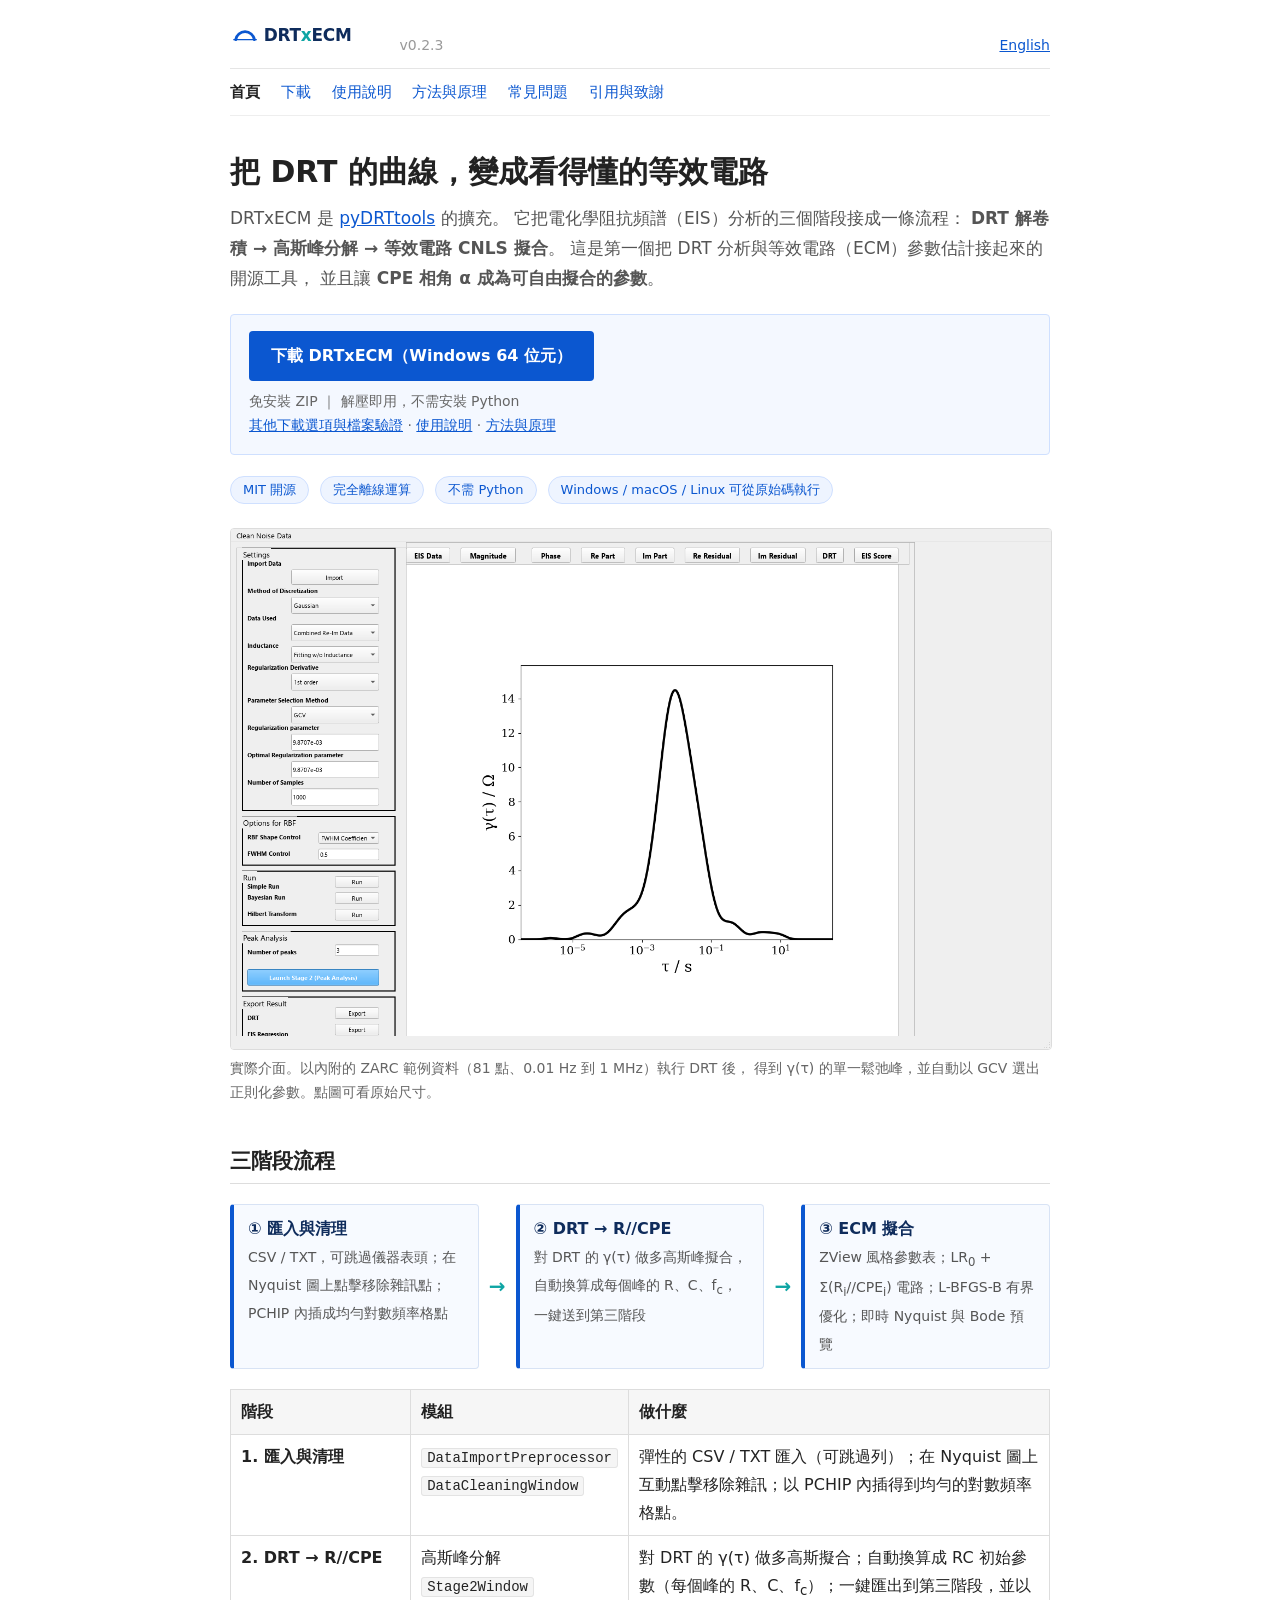
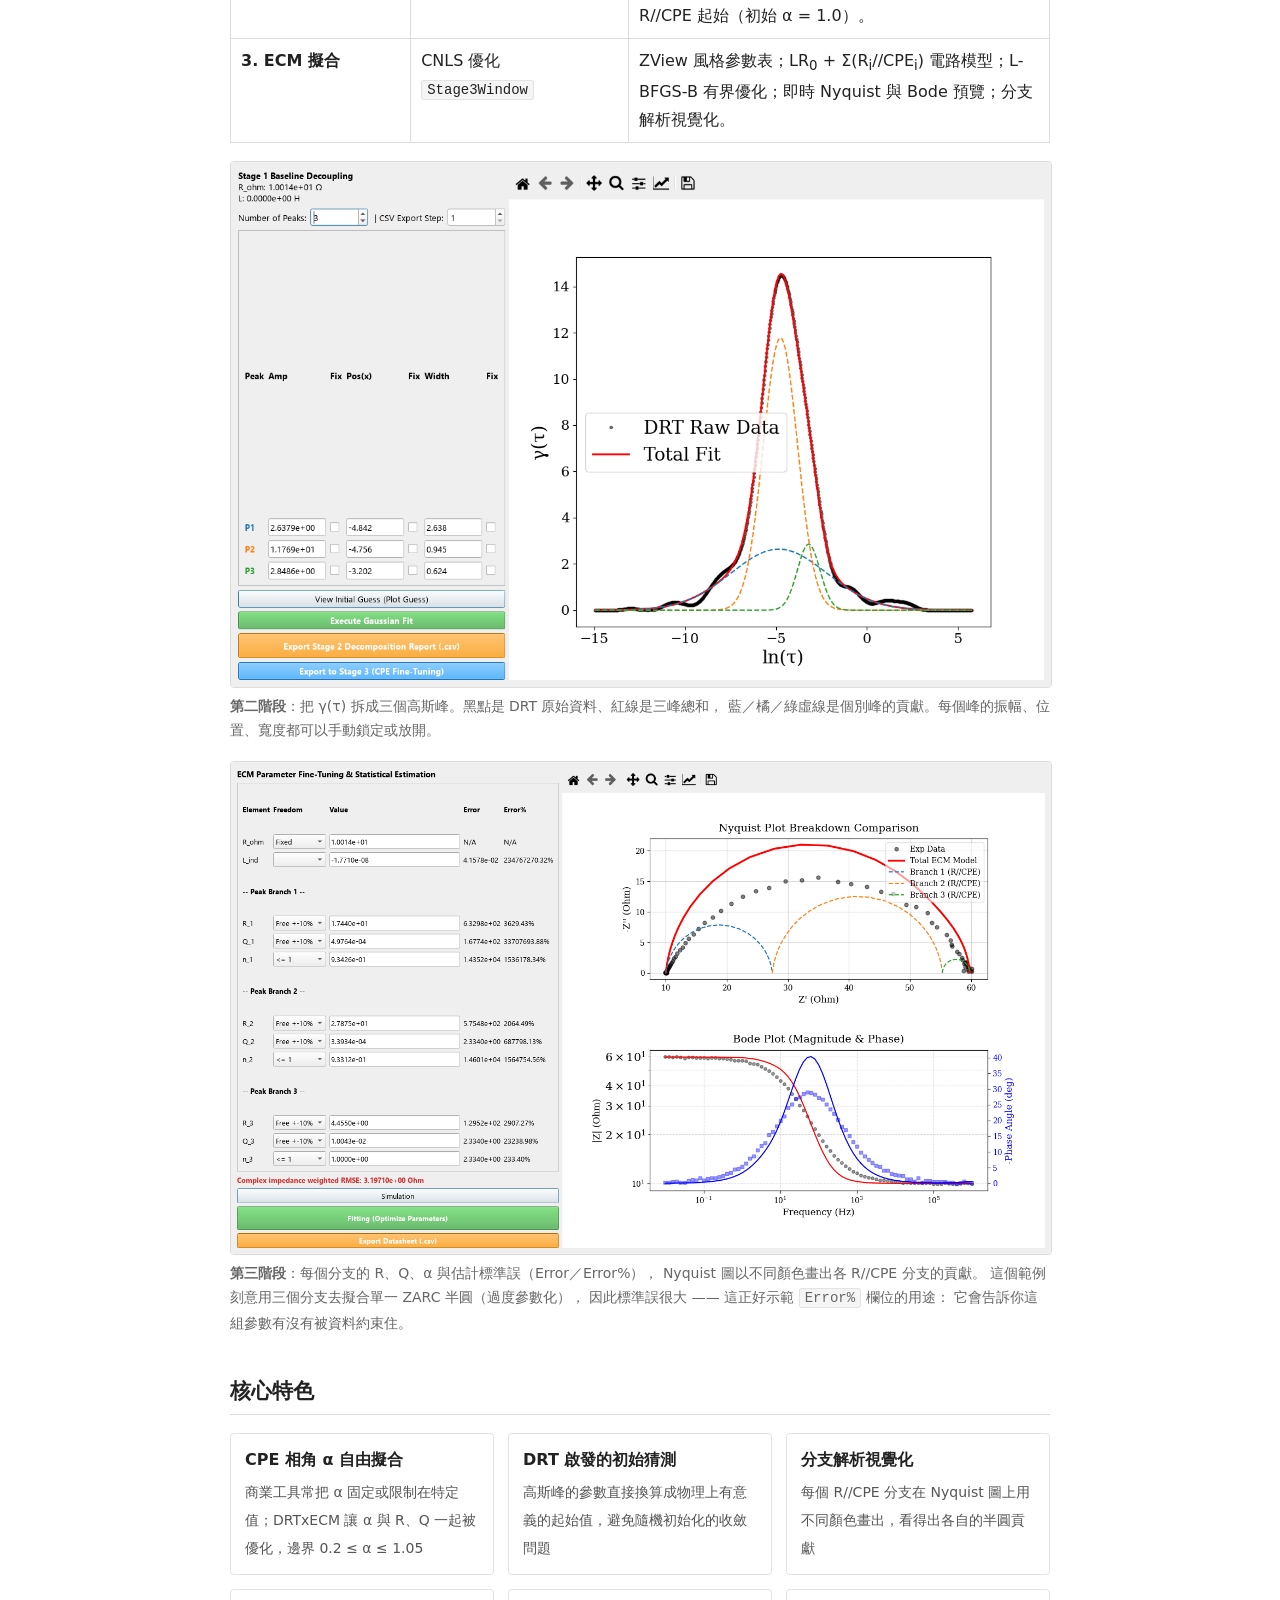
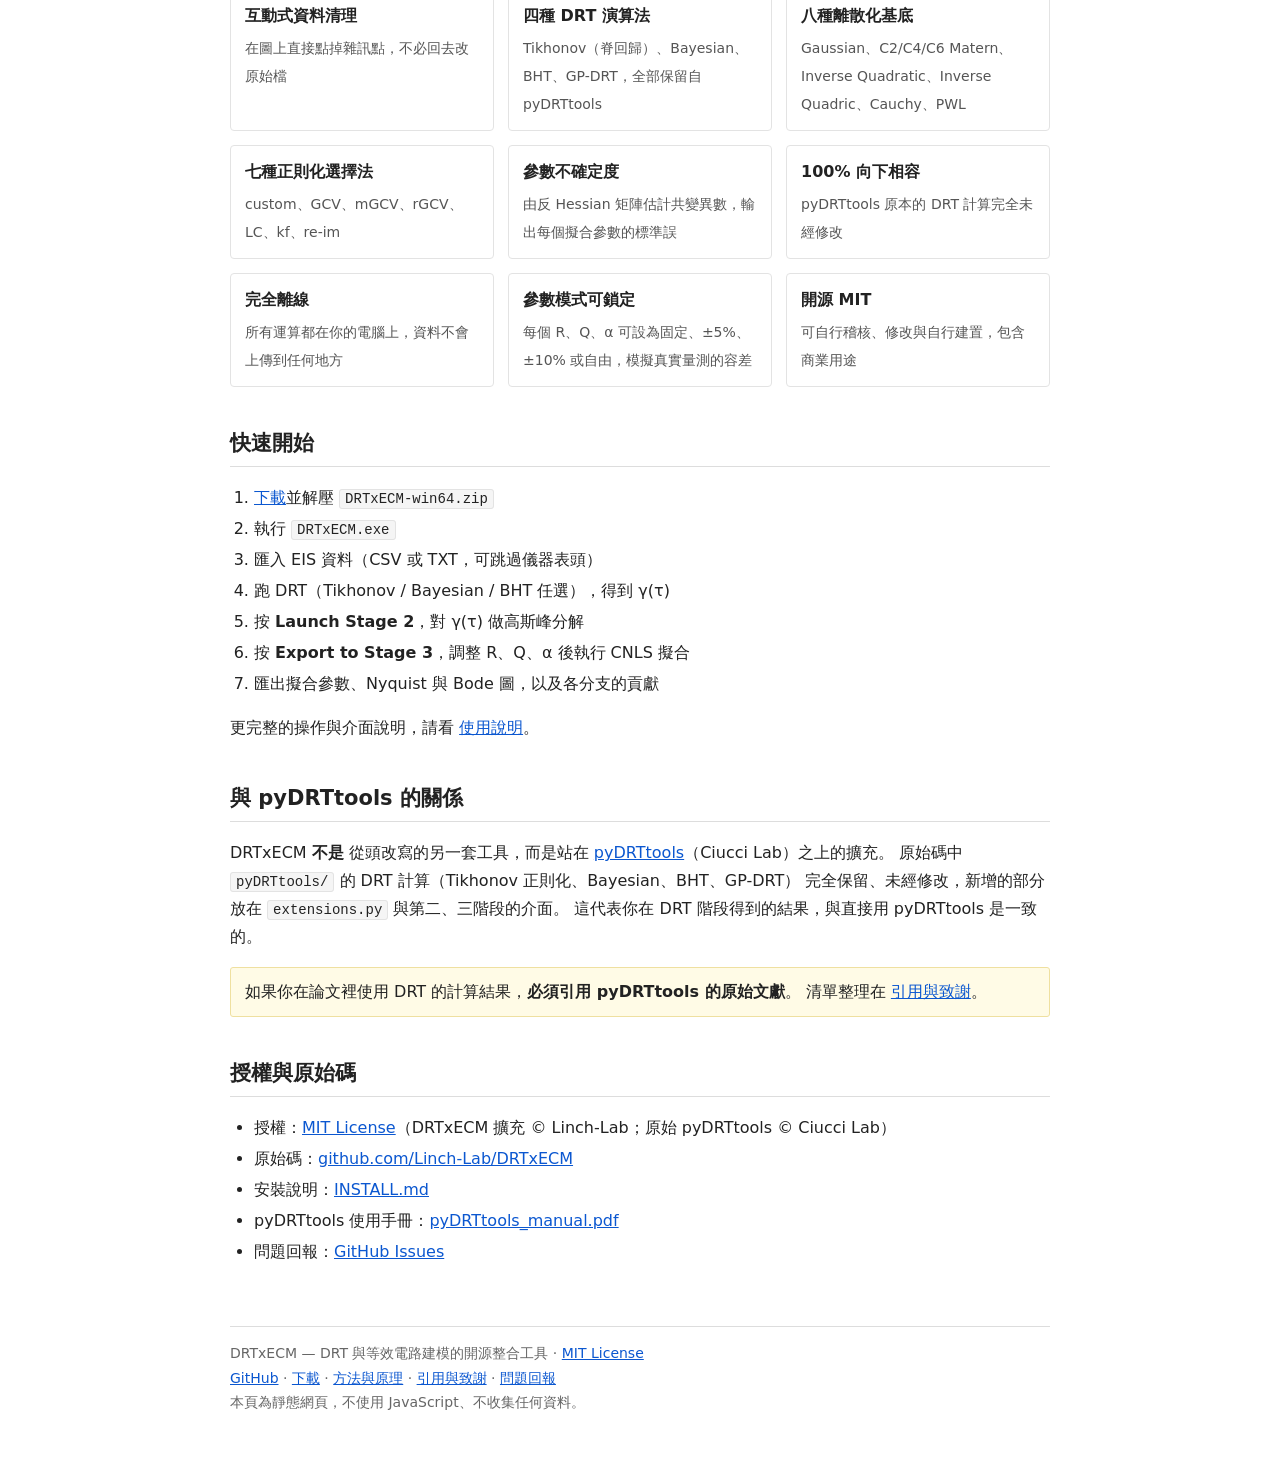
<file: index.html>
<!DOCTYPE html>
<html lang="zh-Hant">
<head>
<meta charset="utf-8">
<meta name="viewport" content="width=device-width, initial-scale=1">
<title>DRTxECM - 從 DRT 到等效電路模型的開源整合工具</title>
<meta name="description" content="DRTxECM 是 pyDRTtools 的擴充：把 EIS 分析串成一條流程 —— DRT 解卷積、高斯峰分解、等效電路 CNLS 擬合，並讓 CPE 相角 α 成為自由擬合參數。開源免費、可離線使用。">
<link rel="canonical" href="https://drtxecm.billlinch.com/">
<link rel="alternate" hreflang="zh-Hant" href="https://drtxecm.billlinch.com/">
<link rel="alternate" hreflang="en" href="https://drtxecm.billlinch.com/en/">
<link rel="alternate" hreflang="x-default" href="https://drtxecm.billlinch.com/">
<link rel="icon" href="/favicon.ico" sizes="any">
<link rel="icon" type="image/png" sizes="96x96" href="/assets/favicon-96.png">
<link rel="apple-touch-icon" href="/assets/apple-touch-icon.png">
<meta property="og:type" content="website">
<meta property="og:url" content="https://drtxecm.billlinch.com/">
<meta property="og:title" content="DRTxECM - 從 DRT 到等效電路模型的開源整合工具">
<meta property="og:description" content="DRT 解卷積 → 高斯峰分解 → 等效電路 CNLS 擬合。第一個把 DRT 分析與 ECM 參數估計接起來的開源工具，CPE 相角 α 可自由擬合。">
<meta property="og:image" content="https://drtxecm.billlinch.com/assets/og-image.png">
<meta name="twitter:card" content="summary_large_image">
<link rel="stylesheet" href="assets/style.css">
</head>
<body>

<header class="site">
  <p class="brand"><a href="index.html"><img src="assets/logo.svg" alt="DRTxECM" height="30"></a></p>
  <span class="ver">v0.2.3</span>
  <span class="spacer"></span>
  <span class="lang"><a href="en/index.html">English</a></span>
</header>

<nav class="site">
  <a class="here" href="index.html">首頁</a>
  <a href="download.html">下載</a>
  <a href="guide.html">使用說明</a>
  <a href="method.html">方法與原理</a>
  <a href="faq.html">常見問題</a>
  <a href="cite.html">引用與致謝</a>
</nav>

<h1>把 DRT 的曲線，變成看得懂的等效電路</h1>
<p class="lead">
DRTxECM 是 <a href="https://github.com/ciuccislab/pyDRTtools">pyDRTtools</a> 的擴充。
它把電化學阻抗頻譜（EIS）分析的三個階段接成一條流程：
<b>DRT 解卷積 → 高斯峰分解 → 等效電路 CNLS 擬合</b>。
這是第一個把 DRT 分析與等效電路（ECM）參數估計接起來的開源工具，
並且讓 <b>CPE 相角 α 成為可自由擬合的參數</b>。
</p>

<div class="dl">
  <a class="big" href="https://github.com/Linch-Lab/DRTxECM/releases/latest/download/DRTxECM-win64.zip">下載 DRTxECM（Windows 64 位元）</a>
  <div class="meta">
    免安裝 ZIP ｜ 解壓即用，不需安裝 Python<br>
    <a href="download.html">其他下載選項與檔案驗證</a> ·
    <a href="guide.html">使用說明</a> ·
    <a href="method.html">方法與原理</a>
  </div>
</div>

<div class="badges">
  <span class="badge">MIT 開源</span>
  <span class="badge">完全離線運算</span>
  <span class="badge">不需 Python</span>
  <span class="badge">Windows / macOS / Linux 可從原始碼執行</span>
</div>

<figure class="shot">
  <a href="assets/screenshots/02-drt-result.png"><img src="assets/screenshots/02-drt-result.png" alt="DRTxECM 主視窗：左側是 DRT 的設定與執行按鈕，右側是 ZARC 範例資料的 DRT 結果 γ(τ)" width="1500" height="950"></a>
  <figcaption>
    實際介面。以內附的 ZARC 範例資料（81 點、0.01&nbsp;Hz 到 1&nbsp;MHz）執行 DRT 後，
    得到 γ(τ) 的單一鬆弛峰，並自動以 GCV 選出正則化參數。點圖可看原始尺寸。
  </figcaption>
</figure>

<h2>三階段流程</h2>

<div class="pipe">
  <div class="step"><b>① 匯入與清理</b><span>CSV / TXT，可跳過儀器表頭；在 Nyquist 圖上點擊移除雜訊點；PCHIP 內插成均勻對數頻率格點</span></div>
  <div class="arw">&rarr;</div>
  <div class="step"><b>② DRT → R//CPE</b><span>對 DRT 的 γ(τ) 做多高斯峰擬合，自動換算成每個峰的 R、C、f<sub>c</sub>，一鍵送到第三階段</span></div>
  <div class="arw">&rarr;</div>
  <div class="step"><b>③ ECM 擬合</b><span>ZView 風格參數表；LR<sub>0</sub> + &Sigma;(R<sub>i</sub>//CPE<sub>i</sub>) 電路；L-BFGS-B 有界優化；即時 Nyquist 與 Bode 預覽</span></div>
</div>

<table>
  <tr><th style="width:22%">階段</th><th style="width:26%">模組</th><th>做什麼</th></tr>
  <tr>
    <td><b>1. 匯入與清理</b></td>
    <td><code>DataImportPreprocessor</code><br><code>DataCleaningWindow</code></td>
    <td>彈性的 CSV / TXT 匯入（可跳過列）；在 Nyquist 圖上互動點擊移除雜訊；以 PCHIP 內插得到均勻的對數頻率格點。</td>
  </tr>
  <tr>
    <td><b>2. DRT &rarr; R//CPE</b></td>
    <td>高斯峰分解<br><code>Stage2Window</code></td>
    <td>對 DRT 的 γ(τ) 做多高斯擬合；自動換算成 RC 初始參數（每個峰的 R、C、f<sub>c</sub>）；一鍵匯出到第三階段，並以 R//CPE 起始（初始 α = 1.0）。</td>
  </tr>
  <tr>
    <td><b>3. ECM 擬合</b></td>
    <td>CNLS 優化<br><code>Stage3Window</code></td>
    <td>ZView 風格參數表；LR<sub>0</sub> + &Sigma;(R<sub>i</sub>//CPE<sub>i</sub>) 電路模型；L-BFGS-B 有界優化；即時 Nyquist 與 Bode 預覽；分支解析視覺化。</td>
  </tr>
</table>

<figure class="shot">
  <a href="assets/screenshots/03-stage2-peaks.png"><img src="assets/screenshots/03-stage2-peaks.png" alt="Stage 2：把 DRT 的 γ(τ) 分解成三個高斯峰" width="1250" height="800"></a>
  <figcaption>
    <b>第二階段</b>：把 γ(τ) 拆成三個高斯峰。黑點是 DRT 原始資料、紅線是三峰總和，
    藍／橘／綠虛線是個別峰的貢獻。每個峰的振幅、位置、寬度都可以手動鎖定或放開。
  </figcaption>
</figure>

<figure class="shot">
  <a href="assets/screenshots/04-stage3-ecm.png"><img src="assets/screenshots/04-stage3-ecm.png" alt="Stage 3：等效電路參數表，以及分支解析的 Nyquist 與 Bode 圖" width="1500" height="900"></a>
  <figcaption>
    <b>第三階段</b>：每個分支的 R、Q、α 與估計標準誤（Error／Error%），
    Nyquist 圖以不同顏色畫出各 R//CPE 分支的貢獻。
    這個範例刻意用三個分支去擬合單一 ZARC 半圓（過度參數化），
    因此標準誤很大 —— 這正好示範 <code>Error%</code> 欄位的用途：
    它會告訴你這組參數有沒有被資料約束住。
  </figcaption>
</figure>

<h2>核心特色</h2>

<div class="cards">
  <div class="card"><b>CPE 相角 α 自由擬合</b><span>商業工具常把 α 固定或限制在特定值；DRTxECM 讓 α 與 R、Q 一起被優化，邊界 0.2 &le; α &le; 1.05</span></div>
  <div class="card"><b>DRT 啟發的初始猜測</b><span>高斯峰的參數直接換算成物理上有意義的起始值，避免隨機初始化的收斂問題</span></div>
  <div class="card"><b>分支解析視覺化</b><span>每個 R//CPE 分支在 Nyquist 圖上用不同顏色畫出，看得出各自的半圓貢獻</span></div>
  <div class="card"><b>互動式資料清理</b><span>在圖上直接點掉雜訊點，不必回去改原始檔</span></div>
  <div class="card"><b>四種 DRT 演算法</b><span>Tikhonov（脊回歸）、Bayesian、BHT、GP-DRT，全部保留自 pyDRTtools</span></div>
  <div class="card"><b>八種離散化基底</b><span>Gaussian、C2/C4/C6 Matern、Inverse Quadratic、Inverse Quadric、Cauchy、PWL</span></div>
  <div class="card"><b>七種正則化選擇法</b><span>custom、GCV、mGCV、rGCV、LC、kf、re-im</span></div>
  <div class="card"><b>參數不確定度</b><span>由反 Hessian 矩陣估計共變異數，輸出每個擬合參數的標準誤</span></div>
  <div class="card"><b>100% 向下相容</b><span>pyDRTtools 原本的 DRT 計算完全未經修改</span></div>
  <div class="card"><b>完全離線</b><span>所有運算都在你的電腦上，資料不會上傳到任何地方</span></div>
  <div class="card"><b>參數模式可鎖定</b><span>每個 R、Q、α 可設為固定、±5%、±10% 或自由，模擬真實量測的容差</span></div>
  <div class="card"><b>開源 MIT</b><span>可自行稽核、修改與自行建置，包含商業用途</span></div>
</div>

<h2>快速開始</h2>

<ol>
  <li><a href="download.html">下載</a>並解壓 <code>DRTxECM-win64.zip</code></li>
  <li>執行 <code>DRTxECM.exe</code></li>
  <li>匯入 EIS 資料（CSV 或 TXT，可跳過儀器表頭）</li>
  <li>跑 DRT（Tikhonov / Bayesian / BHT 任選），得到 γ(τ)</li>
  <li>按 <b>Launch Stage 2</b>，對 γ(τ) 做高斯峰分解</li>
  <li>按 <b>Export to Stage 3</b>，調整 R、Q、α 後執行 CNLS 擬合</li>
  <li>匯出擬合參數、Nyquist 與 Bode 圖，以及各分支的貢獻</li>
</ol>

<p>更完整的操作與介面說明，請看 <a href="guide.html">使用說明</a>。</p>

<h2>與 pyDRTtools 的關係</h2>

<p>
DRTxECM <b>不是</b> 從頭改寫的另一套工具，而是站在
<a href="https://github.com/ciuccislab/pyDRTtools">pyDRTtools</a>（Ciucci Lab）之上的擴充。
原始碼中 <code>pyDRTtools/</code> 的 DRT 計算（Tikhonov 正則化、Bayesian、BHT、GP-DRT）
完全保留、未經修改，新增的部分放在 <code>extensions.py</code> 與第二、三階段的介面。
這代表你在 DRT 階段得到的結果，與直接用 pyDRTtools 是一致的。
</p>

<p class="note">
如果你在論文裡使用 DRT 的計算結果，<b>必須引用 pyDRTtools 的原始文獻</b>。
清單整理在 <a href="cite.html">引用與致謝</a>。
</p>

<h2>授權與原始碼</h2>

<ul>
  <li>授權：<a href="https://github.com/Linch-Lab/DRTxECM/blob/master/LICENSE">MIT License</a>（DRTxECM 擴充 &copy; Linch-Lab；原始 pyDRTtools &copy; Ciucci Lab）</li>
  <li>原始碼：<a href="https://github.com/Linch-Lab/DRTxECM">github.com/Linch-Lab/DRTxECM</a></li>
  <li>安裝說明：<a href="https://github.com/Linch-Lab/DRTxECM/blob/master/INSTALL.md">INSTALL.md</a></li>
  <li>pyDRTtools 使用手冊：<a href="https://github.com/Linch-Lab/DRTxECM/blob/master/manual/pyDRTtools_manual.pdf">pyDRTtools_manual.pdf</a></li>
  <li>問題回報：<a href="https://github.com/Linch-Lab/DRTxECM/issues">GitHub Issues</a></li>
</ul>

<footer class="site">
  DRTxECM — DRT 與等效電路建模的開源整合工具 ·
  <a href="https://github.com/Linch-Lab/DRTxECM/blob/master/LICENSE">MIT License</a><br>
  <a href="https://github.com/Linch-Lab/DRTxECM">GitHub</a> ·
  <a href="download.html">下載</a> ·
  <a href="method.html">方法與原理</a> ·
  <a href="cite.html">引用與致謝</a> ·
  <a href="https://github.com/Linch-Lab/DRTxECM/issues">問題回報</a><br>
  本頁為靜態網頁，不使用 JavaScript、不收集任何資料。
</footer>

</body>
</html>
</file>
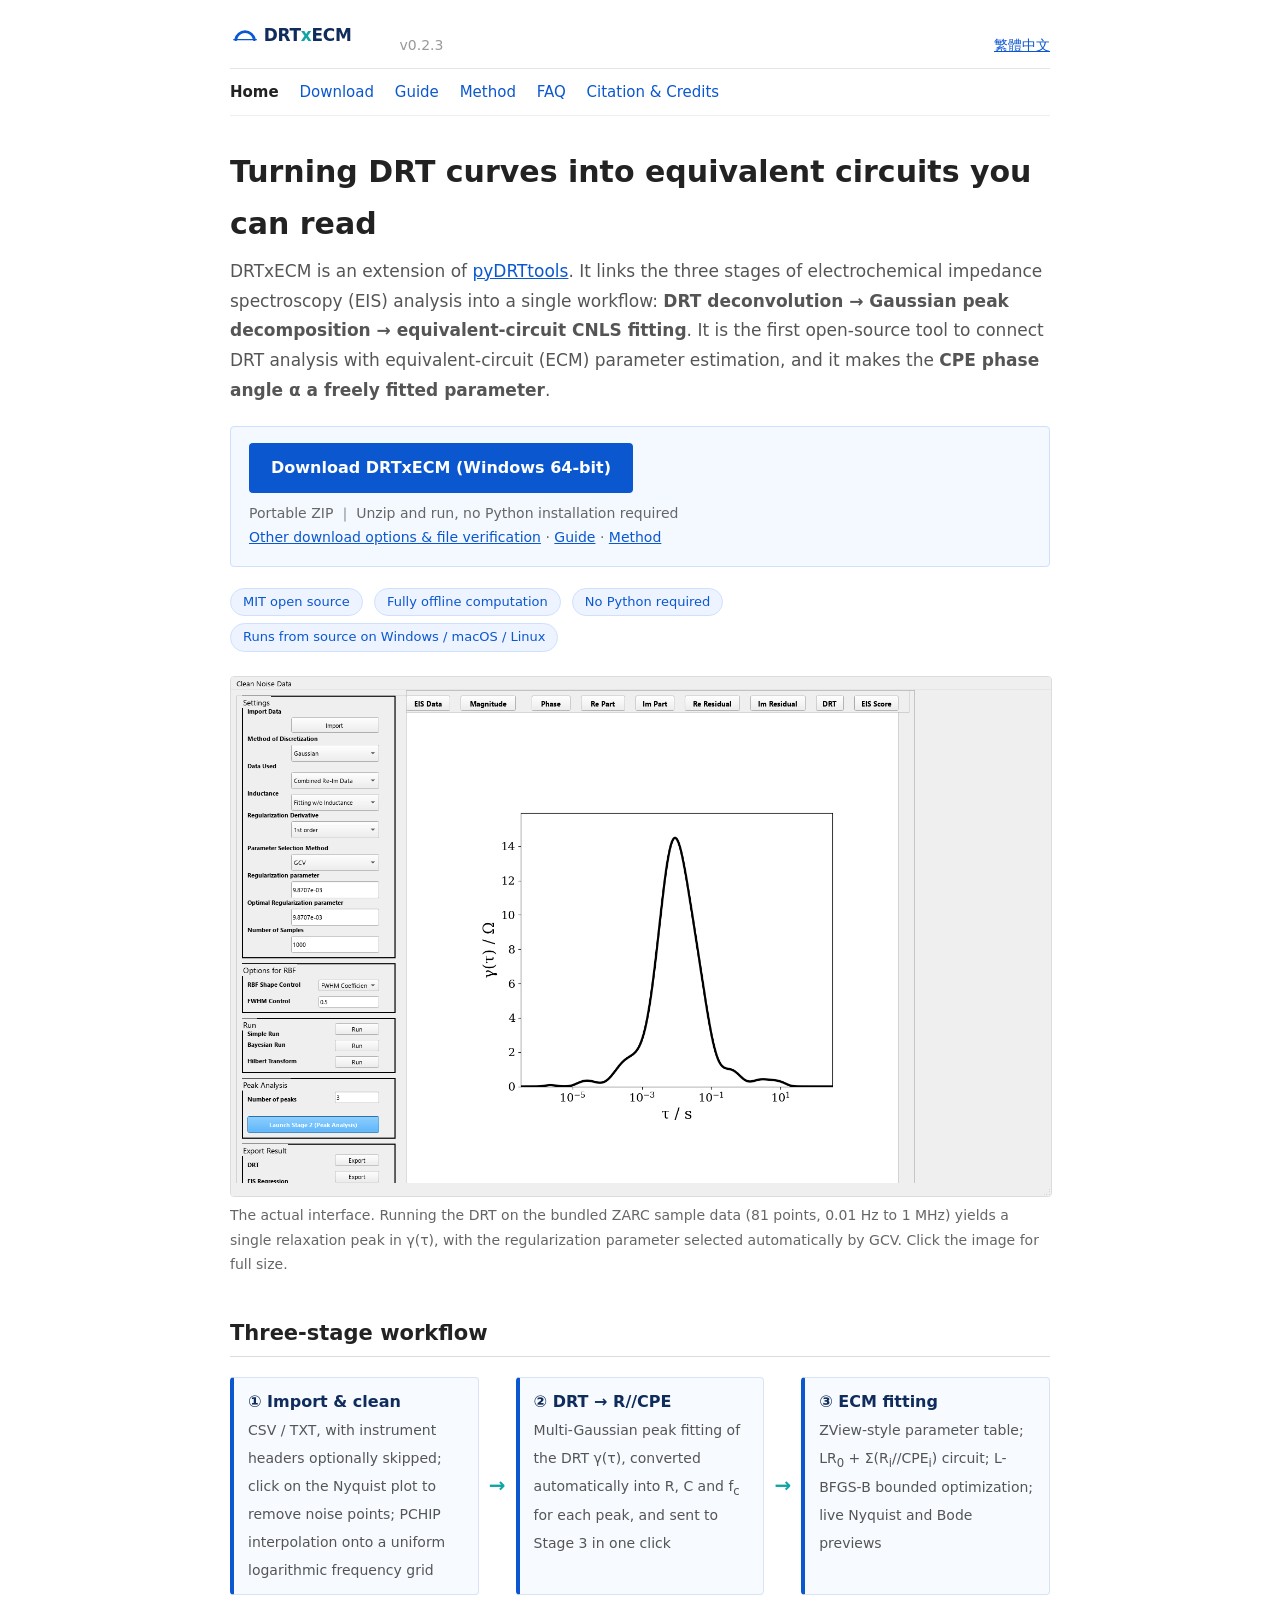
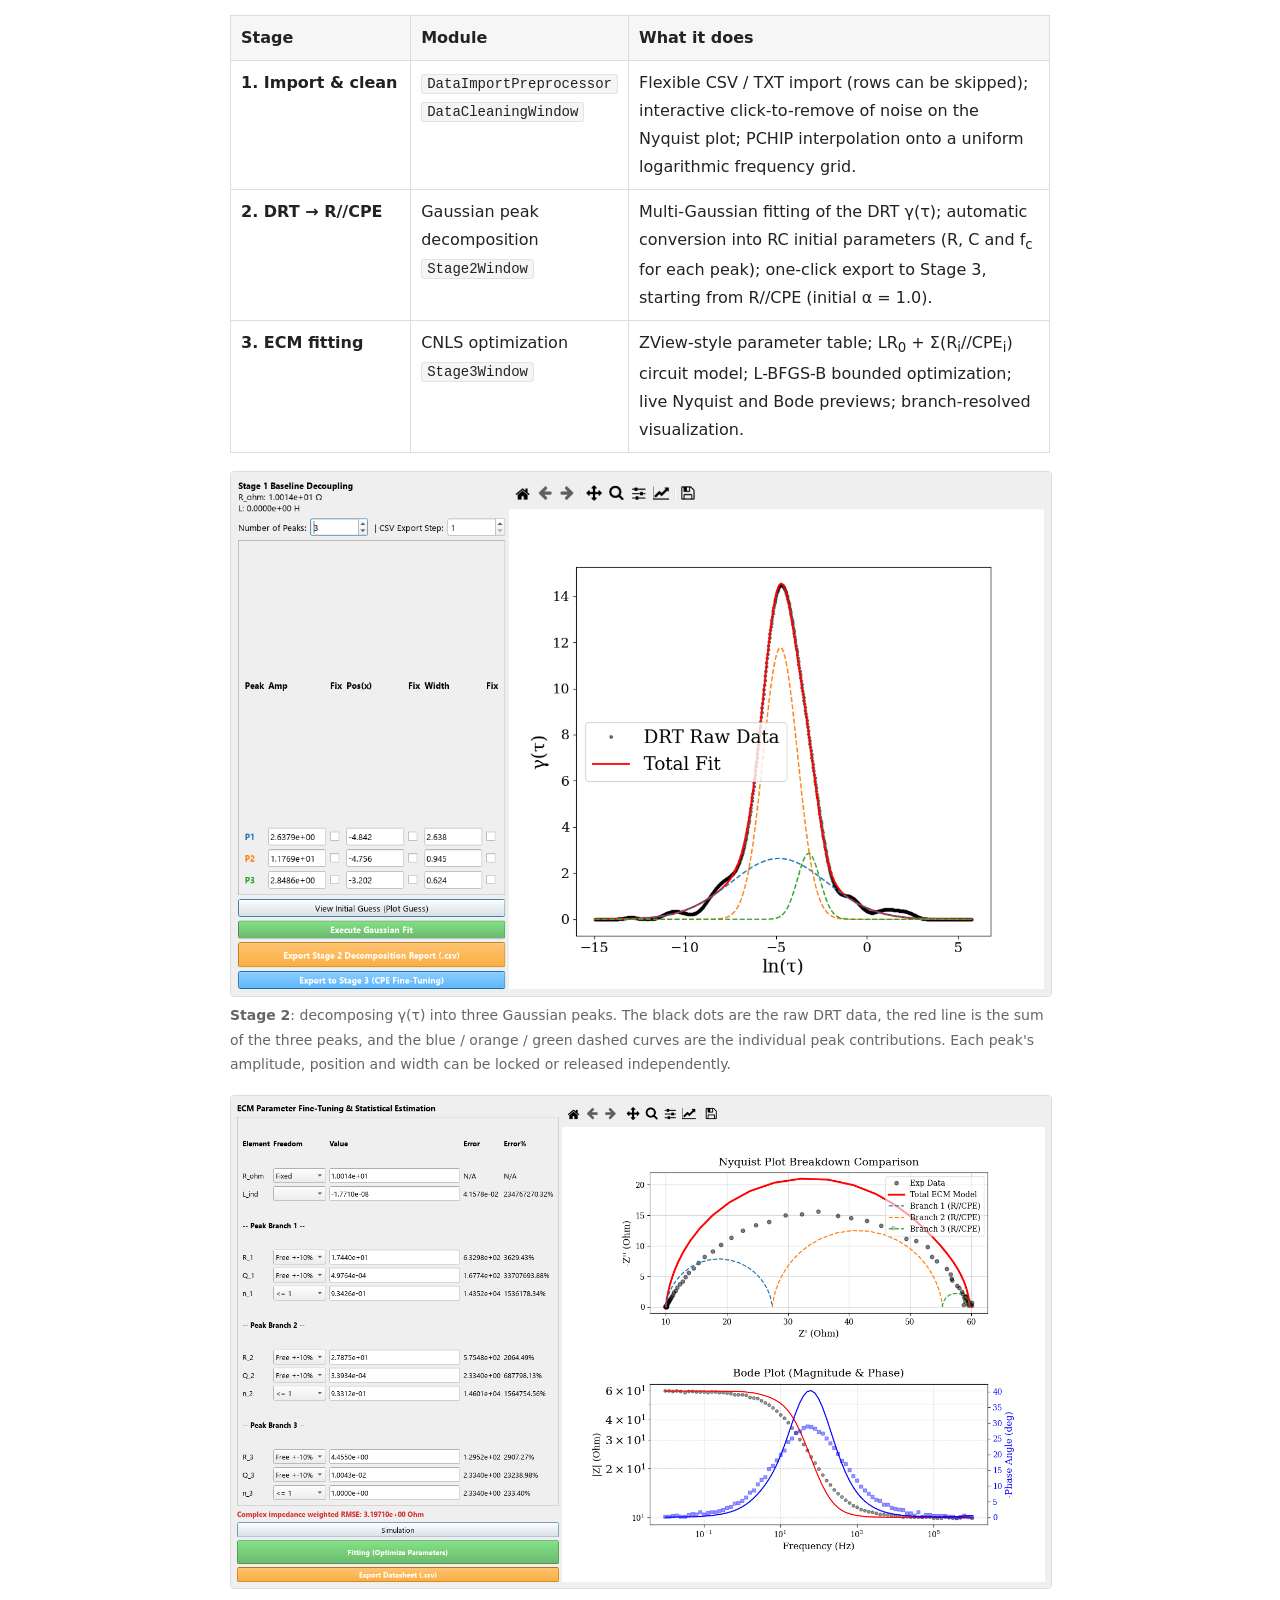
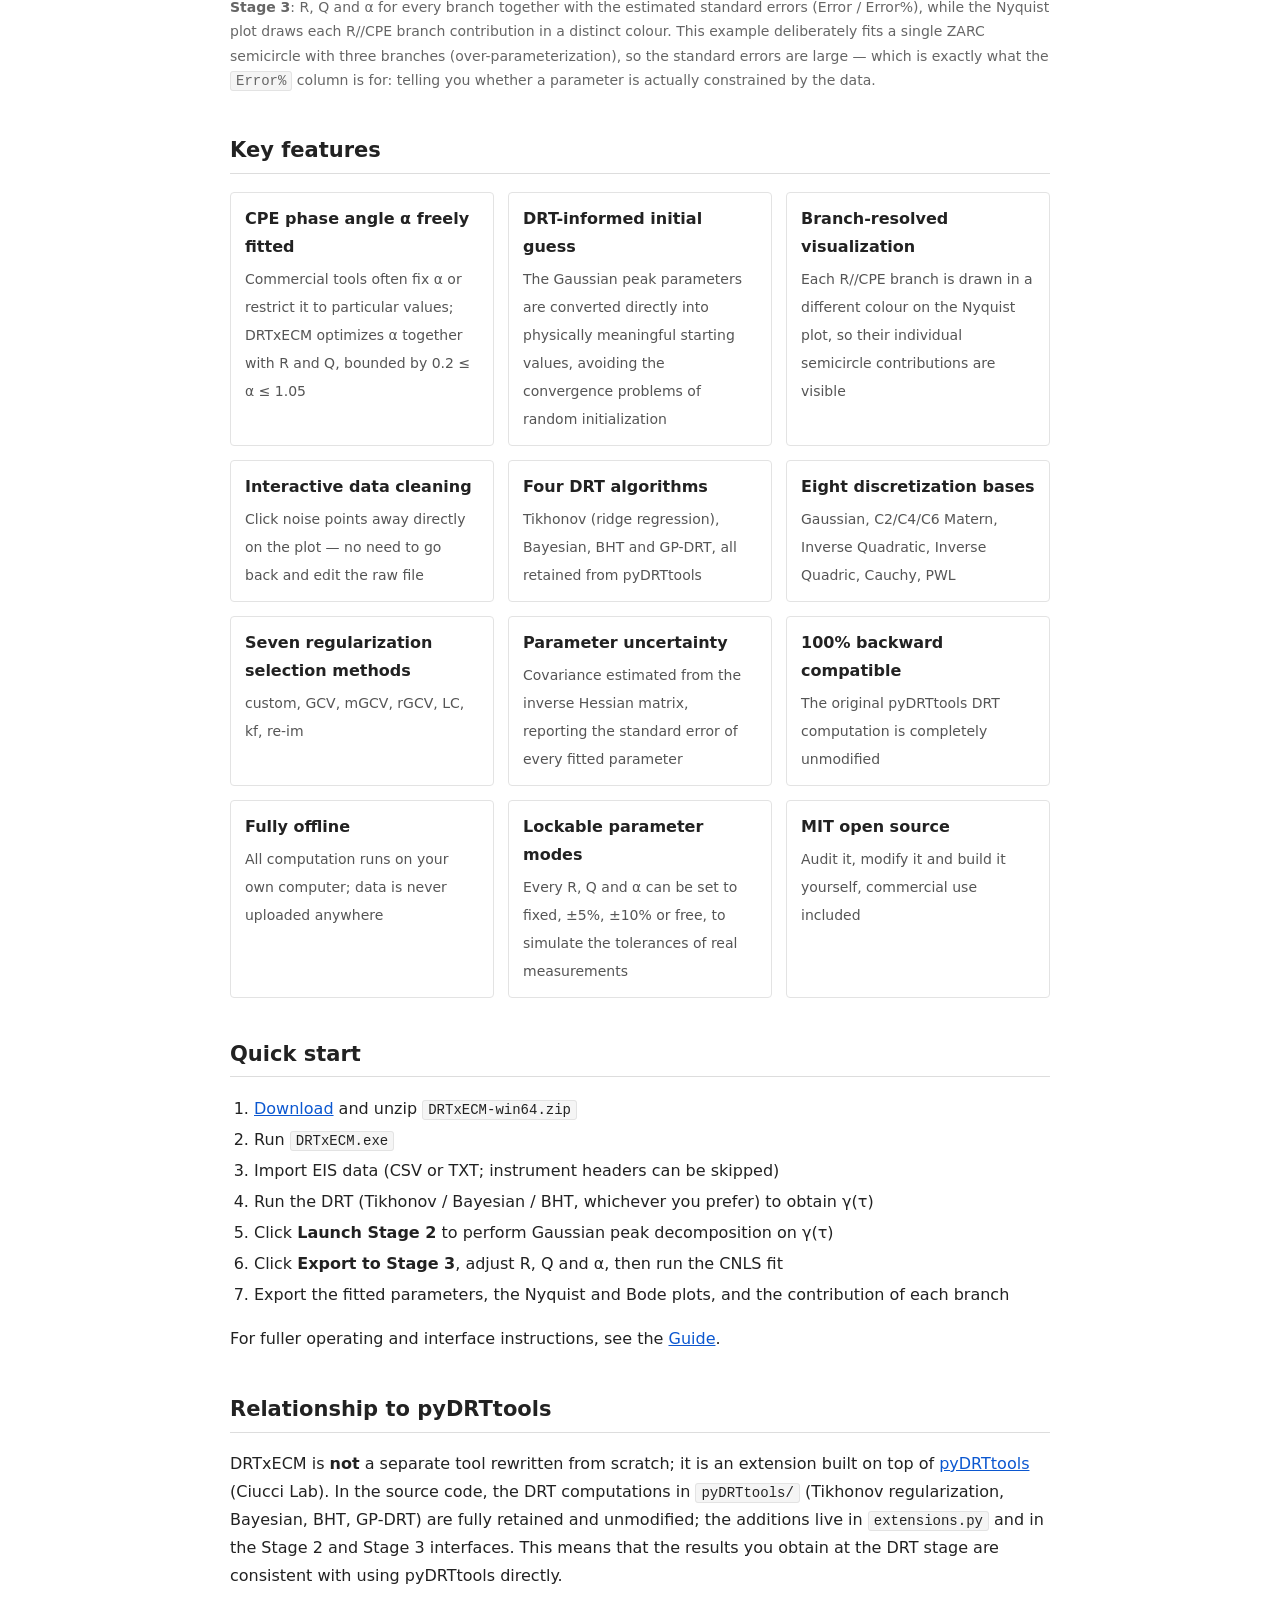
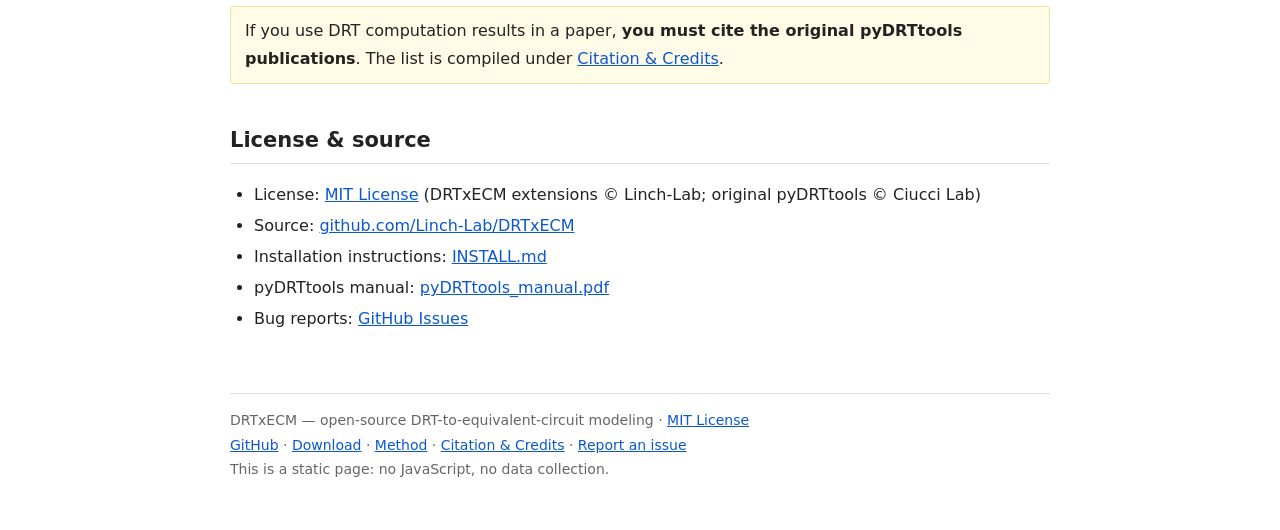
<file: en/index.html>
<!DOCTYPE html>
<html lang="en">
<head>
<meta charset="utf-8">
<meta name="viewport" content="width=device-width, initial-scale=1">
<title>DRTxECM - An Open-Source Integrated Tool from DRT to Equivalent-Circuit Modeling</title>
<meta name="description" content="DRTxECM extends pyDRTtools: it links EIS analysis into a single workflow — DRT deconvolution, Gaussian peak decomposition and equivalent-circuit CNLS fitting, with the CPE phase angle &alpha; as a free fitting parameter. Open source, free, and fully offline.">
<link rel="canonical" href="https://drtxecm.billlinch.com/en/">
<link rel="alternate" hreflang="en" href="https://drtxecm.billlinch.com/en/">
<link rel="alternate" hreflang="zh-Hant" href="https://drtxecm.billlinch.com/">
<link rel="alternate" hreflang="x-default" href="https://drtxecm.billlinch.com/">
<link rel="icon" href="/favicon.ico" sizes="any">
<link rel="icon" type="image/png" sizes="96x96" href="/assets/favicon-96.png">
<link rel="apple-touch-icon" href="/assets/apple-touch-icon.png">
<meta property="og:type" content="website">
<meta property="og:url" content="https://drtxecm.billlinch.com/en/">
<meta property="og:title" content="DRTxECM - An Open-Source Integrated Tool from DRT to Equivalent-Circuit Modeling">
<meta property="og:description" content="DRT deconvolution → Gaussian peak decomposition → equivalent-circuit CNLS fitting. The first open-source tool to connect DRT analysis with ECM parameter estimation, with the CPE phase angle &alpha; freely fitted.">
<meta property="og:image" content="https://drtxecm.billlinch.com/assets/og-image.png">
<meta name="twitter:card" content="summary_large_image">
<link rel="stylesheet" href="../assets/style.css">
</head>
<body>

<header class="site">
  <p class="brand"><a href="index.html"><img src="../assets/logo.svg" alt="DRTxECM" height="30"></a></p>
  <span class="ver">v0.2.3</span>
  <span class="spacer"></span>
  <span class="lang"><a href="../index.html">繁體中文</a></span>
</header>

<nav class="site">
  <a class="here" href="index.html">Home</a>
  <a href="download.html">Download</a>
  <a href="guide.html">Guide</a>
  <a href="method.html">Method</a>
  <a href="faq.html">FAQ</a>
  <a href="cite.html">Citation &amp; Credits</a>
</nav>

<h1>Turning DRT curves into equivalent circuits you can read</h1>
<p class="lead">
DRTxECM is an extension of <a href="https://github.com/ciuccislab/pyDRTtools">pyDRTtools</a>.
It links the three stages of electrochemical impedance spectroscopy (EIS) analysis into a single workflow:
<b>DRT deconvolution → Gaussian peak decomposition → equivalent-circuit CNLS fitting</b>.
It is the first open-source tool to connect DRT analysis with equivalent-circuit (ECM) parameter estimation,
and it makes the <b>CPE phase angle &alpha; a freely fitted parameter</b>.
</p>

<div class="dl">
  <a class="big" href="https://github.com/Linch-Lab/DRTxECM/releases/latest/download/DRTxECM-win64.zip">Download DRTxECM (Windows 64-bit)</a>
  <div class="meta">
    Portable ZIP ｜ Unzip and run, no Python installation required<br>
    <a href="download.html">Other download options &amp; file verification</a> ·
    <a href="guide.html">Guide</a> ·
    <a href="method.html">Method</a>
  </div>
</div>

<div class="badges">
  <span class="badge">MIT open source</span>
  <span class="badge">Fully offline computation</span>
  <span class="badge">No Python required</span>
  <span class="badge">Runs from source on Windows / macOS / Linux</span>
</div>

<figure class="shot">
  <a href="../assets/screenshots/02-drt-result.png"><img src="../assets/screenshots/02-drt-result.png" alt="The DRTxECM main window: DRT settings and run buttons on the left, the DRT result gamma(tau) for the ZARC sample data on the right" width="1500" height="950"></a>
  <figcaption>
    The actual interface. Running the DRT on the bundled ZARC sample data
    (81 points, 0.01&nbsp;Hz to 1&nbsp;MHz) yields a single relaxation peak in &gamma;(&tau;),
    with the regularization parameter selected automatically by GCV.
    Click the image for full size.
  </figcaption>
</figure>

<h2>Three-stage workflow</h2>

<div class="pipe">
  <div class="step"><b>① Import &amp; clean</b><span>CSV / TXT, with instrument headers optionally skipped; click on the Nyquist plot to remove noise points; PCHIP interpolation onto a uniform logarithmic frequency grid</span></div>
  <div class="arw">&rarr;</div>
  <div class="step"><b>② DRT → R//CPE</b><span>Multi-Gaussian peak fitting of the DRT &gamma;(&tau;), converted automatically into R, C and f<sub>c</sub> for each peak, and sent to Stage 3 in one click</span></div>
  <div class="arw">&rarr;</div>
  <div class="step"><b>③ ECM fitting</b><span>ZView-style parameter table; LR<sub>0</sub> + &Sigma;(R<sub>i</sub>//CPE<sub>i</sub>) circuit; L-BFGS-B bounded optimization; live Nyquist and Bode previews</span></div>
</div>

<table>
  <tr><th style="width:22%">Stage</th><th style="width:26%">Module</th><th>What it does</th></tr>
  <tr>
    <td><b>1. Import &amp; clean</b></td>
    <td><code>DataImportPreprocessor</code><br><code>DataCleaningWindow</code></td>
    <td>Flexible CSV / TXT import (rows can be skipped); interactive click-to-remove of noise on the Nyquist plot; PCHIP interpolation onto a uniform logarithmic frequency grid.</td>
  </tr>
  <tr>
    <td><b>2. DRT &rarr; R//CPE</b></td>
    <td>Gaussian peak decomposition<br><code>Stage2Window</code></td>
    <td>Multi-Gaussian fitting of the DRT &gamma;(&tau;); automatic conversion into RC initial parameters (R, C and f<sub>c</sub> for each peak); one-click export to Stage 3, starting from R//CPE (initial &alpha; = 1.0).</td>
  </tr>
  <tr>
    <td><b>3. ECM fitting</b></td>
    <td>CNLS optimization<br><code>Stage3Window</code></td>
    <td>ZView-style parameter table; LR<sub>0</sub> + &Sigma;(R<sub>i</sub>//CPE<sub>i</sub>) circuit model; L-BFGS-B bounded optimization; live Nyquist and Bode previews; branch-resolved visualization.</td>
  </tr>
</table>

<figure class="shot">
  <a href="../assets/screenshots/03-stage2-peaks.png"><img src="../assets/screenshots/03-stage2-peaks.png" alt="Stage 2: decomposing the DRT gamma(tau) into three Gaussian peaks" width="1250" height="800"></a>
  <figcaption>
    <b>Stage 2</b>: decomposing &gamma;(&tau;) into three Gaussian peaks. The black dots are the
    raw DRT data, the red line is the sum of the three peaks, and the blue / orange / green
    dashed curves are the individual peak contributions. Each peak's amplitude, position and
    width can be locked or released independently.
  </figcaption>
</figure>

<figure class="shot">
  <a href="../assets/screenshots/04-stage3-ecm.png"><img src="../assets/screenshots/04-stage3-ecm.png" alt="Stage 3: equivalent circuit parameter table, plus branch-resolved Nyquist and Bode plots" width="1500" height="900"></a>
  <figcaption>
    <b>Stage 3</b>: R, Q and &alpha; for every branch together with the estimated standard errors
    (Error / Error%), while the Nyquist plot draws each R//CPE branch contribution in a distinct colour.
    This example deliberately fits a single ZARC semicircle with three branches
    (over-parameterization), so the standard errors are large &mdash; which is exactly what the
    <code>Error%</code> column is for: telling you whether a parameter is actually constrained by the data.
  </figcaption>
</figure>

<h2>Key features</h2>

<div class="cards">
  <div class="card"><b>CPE phase angle &alpha; freely fitted</b><span>Commercial tools often fix &alpha; or restrict it to particular values; DRTxECM optimizes &alpha; together with R and Q, bounded by 0.2 &le; &alpha; &le; 1.05</span></div>
  <div class="card"><b>DRT-informed initial guess</b><span>The Gaussian peak parameters are converted directly into physically meaningful starting values, avoiding the convergence problems of random initialization</span></div>
  <div class="card"><b>Branch-resolved visualization</b><span>Each R//CPE branch is drawn in a different colour on the Nyquist plot, so their individual semicircle contributions are visible</span></div>
  <div class="card"><b>Interactive data cleaning</b><span>Click noise points away directly on the plot — no need to go back and edit the raw file</span></div>
  <div class="card"><b>Four DRT algorithms</b><span>Tikhonov (ridge regression), Bayesian, BHT and GP-DRT, all retained from pyDRTtools</span></div>
  <div class="card"><b>Eight discretization bases</b><span>Gaussian, C2/C4/C6 Matern, Inverse Quadratic, Inverse Quadric, Cauchy, PWL</span></div>
  <div class="card"><b>Seven regularization selection methods</b><span>custom, GCV, mGCV, rGCV, LC, kf, re-im</span></div>
  <div class="card"><b>Parameter uncertainty</b><span>Covariance estimated from the inverse Hessian matrix, reporting the standard error of every fitted parameter</span></div>
  <div class="card"><b>100% backward compatible</b><span>The original pyDRTtools DRT computation is completely unmodified</span></div>
  <div class="card"><b>Fully offline</b><span>All computation runs on your own computer; data is never uploaded anywhere</span></div>
  <div class="card"><b>Lockable parameter modes</b><span>Every R, Q and &alpha; can be set to fixed, &plusmn;5%, &plusmn;10% or free, to simulate the tolerances of real measurements</span></div>
  <div class="card"><b>MIT open source</b><span>Audit it, modify it and build it yourself, commercial use included</span></div>
</div>

<h2>Quick start</h2>

<ol>
  <li><a href="download.html">Download</a> and unzip <code>DRTxECM-win64.zip</code></li>
  <li>Run <code>DRTxECM.exe</code></li>
  <li>Import EIS data (CSV or TXT; instrument headers can be skipped)</li>
  <li>Run the DRT (Tikhonov / Bayesian / BHT, whichever you prefer) to obtain &gamma;(&tau;)</li>
  <li>Click <b>Launch Stage 2</b> to perform Gaussian peak decomposition on &gamma;(&tau;)</li>
  <li>Click <b>Export to Stage 3</b>, adjust R, Q and &alpha;, then run the CNLS fit</li>
  <li>Export the fitted parameters, the Nyquist and Bode plots, and the contribution of each branch</li>
</ol>

<p>For fuller operating and interface instructions, see the <a href="guide.html">Guide</a>.</p>

<h2>Relationship to pyDRTtools</h2>

<p>
DRTxECM is <b>not</b> a separate tool rewritten from scratch; it is an extension built on top of
<a href="https://github.com/ciuccislab/pyDRTtools">pyDRTtools</a> (Ciucci Lab).
In the source code, the DRT computations in <code>pyDRTtools/</code> (Tikhonov regularization, Bayesian, BHT, GP-DRT)
are fully retained and unmodified; the additions live in <code>extensions.py</code> and in the Stage 2 and Stage 3 interfaces.
This means that the results you obtain at the DRT stage are consistent with using pyDRTtools directly.
</p>

<p class="note">
If you use DRT computation results in a paper, <b>you must cite the original pyDRTtools publications</b>.
The list is compiled under <a href="cite.html">Citation &amp; Credits</a>.
</p>

<h2>License &amp; source</h2>

<ul>
  <li>License: <a href="https://github.com/Linch-Lab/DRTxECM/blob/master/LICENSE">MIT License</a> (DRTxECM extensions &copy; Linch-Lab; original pyDRTtools &copy; Ciucci Lab)</li>
  <li>Source: <a href="https://github.com/Linch-Lab/DRTxECM">github.com/Linch-Lab/DRTxECM</a></li>
  <li>Installation instructions: <a href="https://github.com/Linch-Lab/DRTxECM/blob/master/INSTALL.md">INSTALL.md</a></li>
  <li>pyDRTtools manual: <a href="https://github.com/Linch-Lab/DRTxECM/blob/master/manual/pyDRTtools_manual.pdf">pyDRTtools_manual.pdf</a></li>
  <li>Bug reports: <a href="https://github.com/Linch-Lab/DRTxECM/issues">GitHub Issues</a></li>
</ul>

<footer class="site">
  DRTxECM — open-source DRT-to-equivalent-circuit modeling ·
  <a href="https://github.com/Linch-Lab/DRTxECM/blob/master/LICENSE">MIT License</a><br>
  <a href="https://github.com/Linch-Lab/DRTxECM">GitHub</a> ·
  <a href="download.html">Download</a> ·
  <a href="method.html">Method</a> ·
  <a href="cite.html">Citation &amp; Credits</a> ·
  <a href="https://github.com/Linch-Lab/DRTxECM/issues">Report an issue</a><br>
  This is a static page: no JavaScript, no data collection.
</footer>

</body>
</html>
</file>
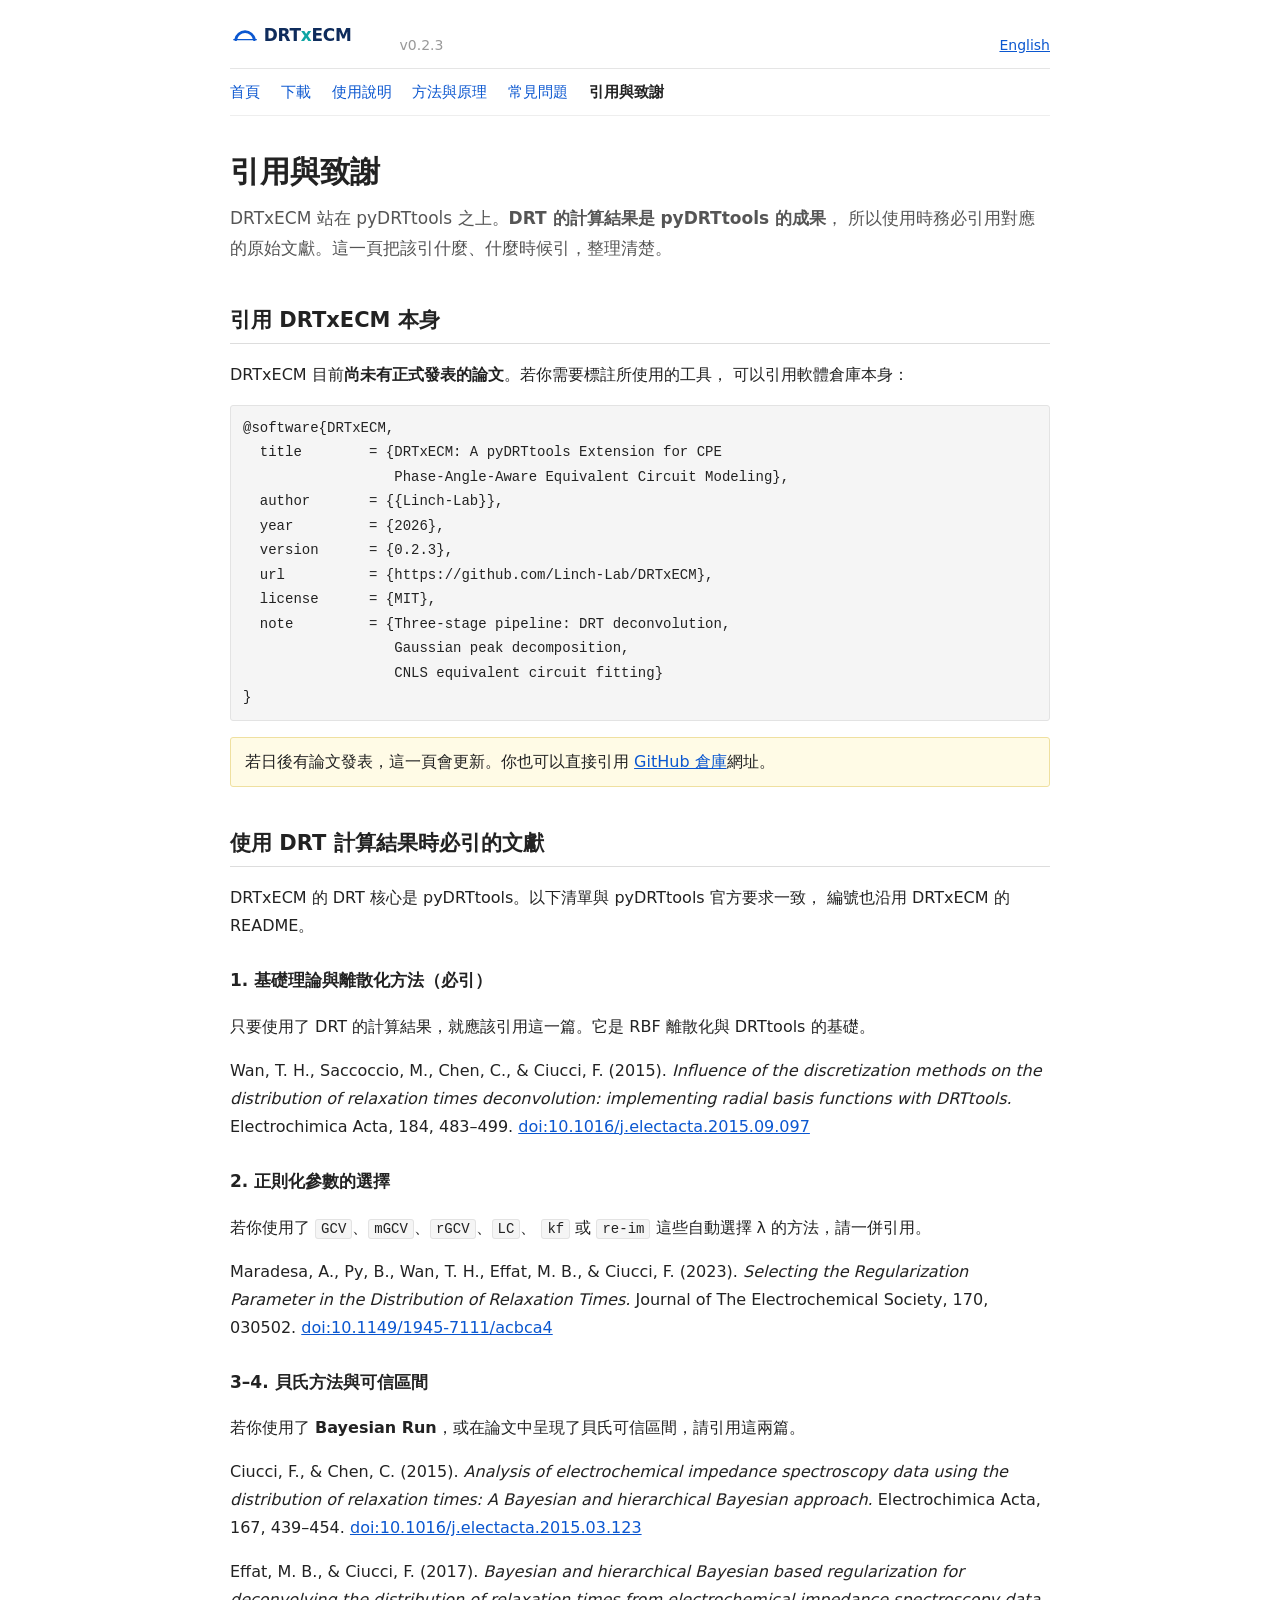
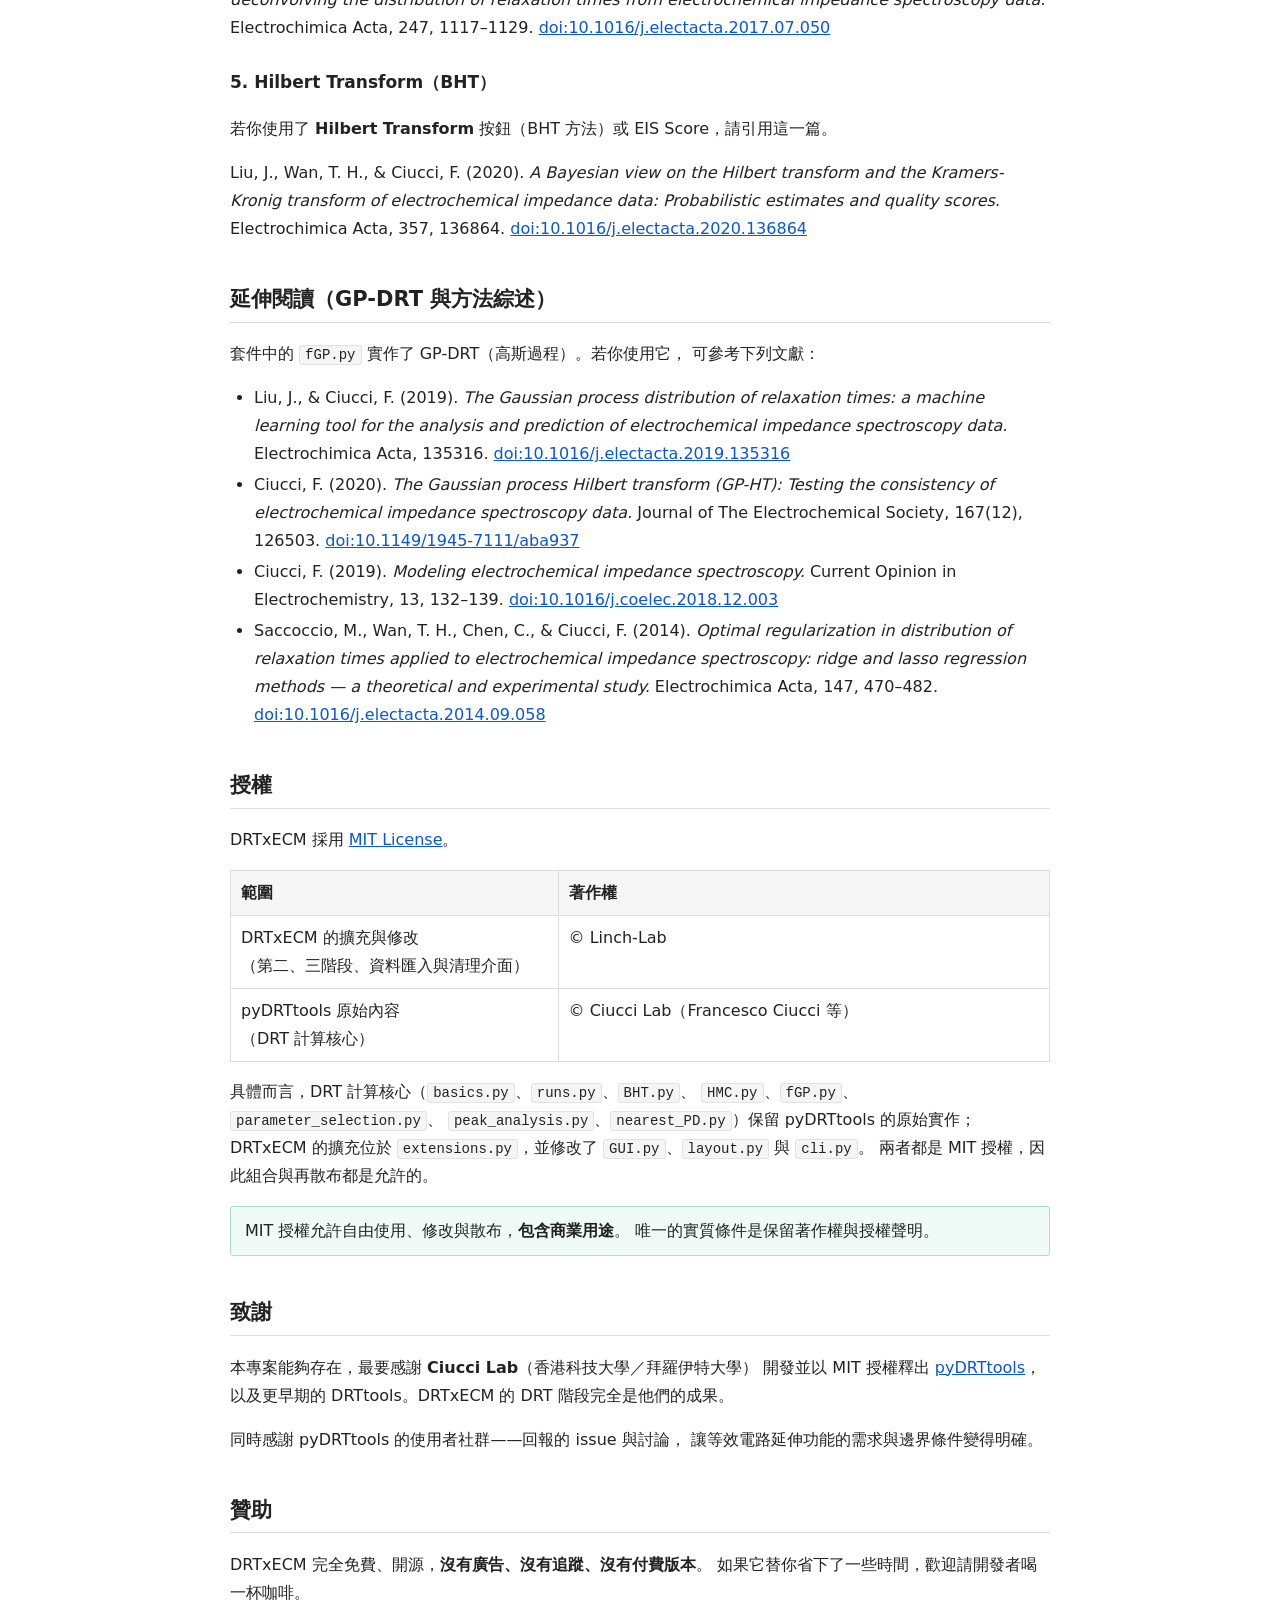
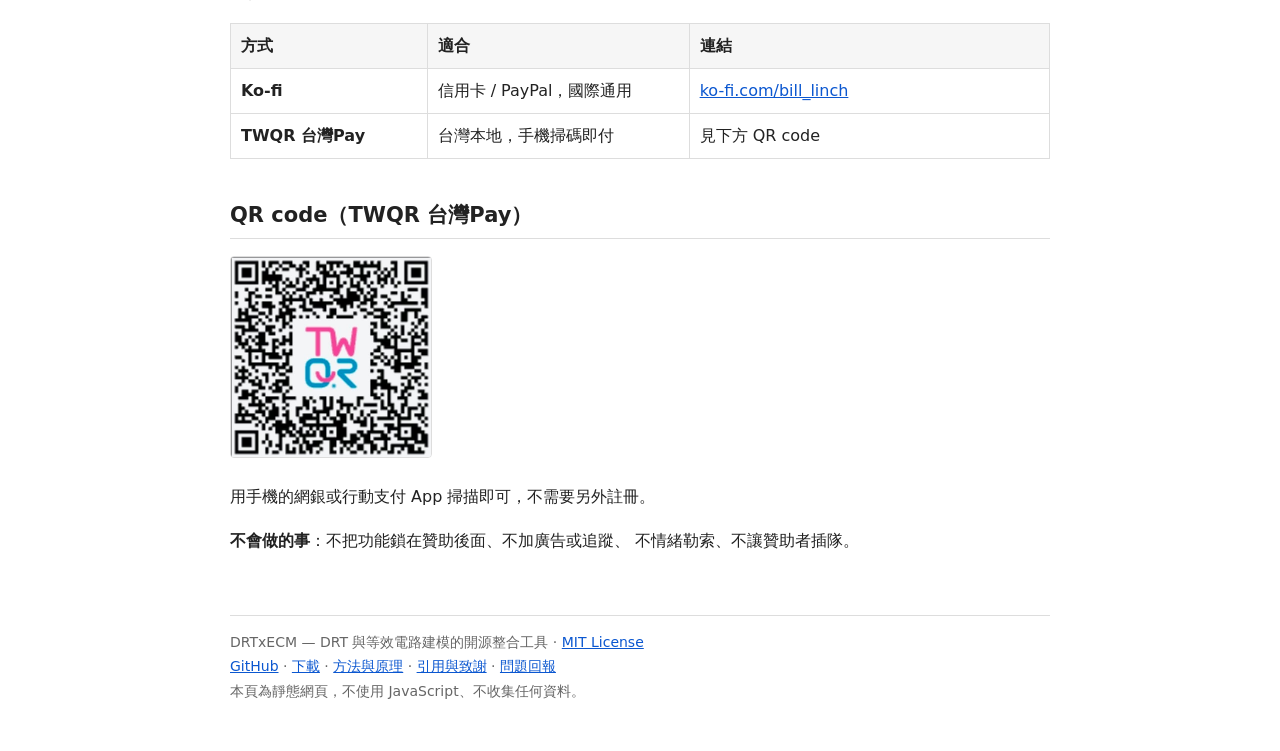
<file: cite.html>
<!DOCTYPE html>
<html lang="zh-Hant">
<head>
<meta charset="utf-8">
<meta name="viewport" content="width=device-width, initial-scale=1">
<title>引用與致謝 - DRTxECM</title>
<meta name="description" content="DRTxECM 的引用方式、必引的 pyDRTtools 原始文獻清單（含 DOI）、授權說明與致謝。">
<link rel="canonical" href="https://drtxecm.billlinch.com/cite.html">
<link rel="alternate" hreflang="zh-Hant" href="https://drtxecm.billlinch.com/cite.html">
<link rel="alternate" hreflang="en" href="https://drtxecm.billlinch.com/en/cite.html">
<link rel="alternate" hreflang="x-default" href="https://drtxecm.billlinch.com/cite.html">
<link rel="icon" href="/favicon.ico" sizes="any">
<link rel="icon" type="image/png" sizes="96x96" href="/assets/favicon-96.png">
<link rel="apple-touch-icon" href="/assets/apple-touch-icon.png">
<meta property="og:type" content="website">
<meta property="og:url" content="https://drtxecm.billlinch.com/cite.html">
<meta property="og:title" content="引用與致謝 - DRTxECM">
<meta property="og:description" content="使用 DRTxECM 時應該引用哪些文獻。">
<meta property="og:image" content="https://drtxecm.billlinch.com/assets/og-image.png">
<meta name="twitter:card" content="summary_large_image">
<link rel="stylesheet" href="assets/style.css">
</head>
<body>

<header class="site">
  <p class="brand"><a href="index.html"><img src="assets/logo.svg" alt="DRTxECM" height="30"></a></p>
  <span class="ver">v0.2.3</span>
  <span class="spacer"></span>
  <span class="lang"><a href="en/cite.html">English</a></span>
</header>

<nav class="site">
  <a href="index.html">首頁</a>
  <a href="download.html">下載</a>
  <a href="guide.html">使用說明</a>
  <a href="method.html">方法與原理</a>
  <a href="faq.html">常見問題</a>
  <a class="here" href="cite.html">引用與致謝</a>
</nav>

<h1>引用與致謝</h1>
<p class="lead">
DRTxECM 站在 pyDRTtools 之上。<b>DRT 的計算結果是 pyDRTtools 的成果</b>，
所以使用時務必引用對應的原始文獻。這一頁把該引什麼、什麼時候引，整理清楚。
</p>

<h2>引用 DRTxECM 本身</h2>

<p>
DRTxECM 目前<b>尚未有正式發表的論文</b>。若你需要標註所使用的工具，
可以引用軟體倉庫本身：
</p>

<pre>@software{DRTxECM,
  title        = {DRTxECM: A pyDRTtools Extension for CPE
                  Phase-Angle-Aware Equivalent Circuit Modeling},
  author       = {{Linch-Lab}},
  year         = {2026},
  version      = {0.2.3},
  url          = {https://github.com/Linch-Lab/DRTxECM},
  license      = {MIT},
  note         = {Three-stage pipeline: DRT deconvolution,
                  Gaussian peak decomposition,
                  CNLS equivalent circuit fitting}
}</pre>

<p class="note">
若日後有論文發表，這一頁會更新。你也可以直接引用
<a href="https://github.com/Linch-Lab/DRTxECM">GitHub 倉庫</a>網址。
</p>

<h2>使用 DRT 計算結果時必引的文獻</h2>

<p>
DRTxECM 的 DRT 核心是 pyDRTtools。以下清單與 pyDRTtools 官方要求一致，
編號也沿用 DRTxECM 的 README。
</p>

<h3>1. 基礎理論與離散化方法（<b>必引</b>）</h3>
<p>
只要使用了 DRT 的計算結果，就應該引用這一篇。它是 RBF 離散化與 DRTtools 的基礎。
</p>
<p>
Wan, T. H., Saccoccio, M., Chen, C., &amp; Ciucci, F. (2015).
<i>Influence of the discretization methods on the distribution of relaxation times
deconvolution: implementing radial basis functions with DRTtools.</i>
Electrochimica Acta, 184, 483&ndash;499.
<a href="https://doi.org/10.1016/j.electacta.2015.09.097">doi:10.1016/j.electacta.2015.09.097</a>
</p>

<h3>2. 正則化參數的選擇</h3>
<p>
若你使用了 <code>GCV</code>、<code>mGCV</code>、<code>rGCV</code>、<code>LC</code>、
<code>kf</code> 或 <code>re-im</code> 這些自動選擇 &lambda; 的方法，請一併引用。
</p>
<p>
Maradesa, A., Py, B., Wan, T. H., Effat, M. B., &amp; Ciucci, F. (2023).
<i>Selecting the Regularization Parameter in the Distribution of Relaxation Times.</i>
Journal of The Electrochemical Society, 170, 030502.
<a href="https://doi.org/10.1149/1945-7111/acbca4">doi:10.1149/1945-7111/acbca4</a>
</p>

<h3>3&ndash;4. 貝氏方法與可信區間</h3>
<p>
若你使用了 <b>Bayesian Run</b>，或在論文中呈現了貝氏可信區間，請引用這兩篇。
</p>
<p>
Ciucci, F., &amp; Chen, C. (2015).
<i>Analysis of electrochemical impedance spectroscopy data using the distribution of
relaxation times: A Bayesian and hierarchical Bayesian approach.</i>
Electrochimica Acta, 167, 439&ndash;454.
<a href="https://doi.org/10.1016/j.electacta.2015.03.123">doi:10.1016/j.electacta.2015.03.123</a>
</p>
<p>
Effat, M. B., &amp; Ciucci, F. (2017).
<i>Bayesian and hierarchical Bayesian based regularization for deconvolving the
distribution of relaxation times from electrochemical impedance spectroscopy data.</i>
Electrochimica Acta, 247, 1117&ndash;1129.
<a href="https://doi.org/10.1016/j.electacta.2017.07.050">doi:10.1016/j.electacta.2017.07.050</a>
</p>

<h3>5. Hilbert Transform（BHT）</h3>
<p>
若你使用了 <b>Hilbert Transform</b> 按鈕（BHT 方法）或 EIS Score，請引用這一篇。
</p>
<p>
Liu, J., Wan, T. H., &amp; Ciucci, F. (2020).
<i>A Bayesian view on the Hilbert transform and the Kramers-Kronig transform of
electrochemical impedance data: Probabilistic estimates and quality scores.</i>
Electrochimica Acta, 357, 136864.
<a href="https://doi.org/10.1016/j.electacta.2020.136864">doi:10.1016/j.electacta.2020.136864</a>
</p>

<h2>延伸閱讀（GP-DRT 與方法綜述）</h2>

<p>
套件中的 <code>fGP.py</code> 實作了 GP-DRT（高斯過程）。若你使用它，
可參考下列文獻：
</p>

<ul>
  <li>
    Liu, J., &amp; Ciucci, F. (2019).
    <i>The Gaussian process distribution of relaxation times: a machine learning tool
    for the analysis and prediction of electrochemical impedance spectroscopy data.</i>
    Electrochimica Acta, 135316.
    <a href="https://doi.org/10.1016/j.electacta.2019.135316">doi:10.1016/j.electacta.2019.135316</a>
  </li>
  <li>
    Ciucci, F. (2020).
    <i>The Gaussian process Hilbert transform (GP-HT): Testing the consistency of
    electrochemical impedance spectroscopy data.</i>
    Journal of The Electrochemical Society, 167(12), 126503.
    <a href="https://doi.org/10.1149/1945-7111/aba937">doi:10.1149/1945-7111/aba937</a>
  </li>
  <li>
    Ciucci, F. (2019).
    <i>Modeling electrochemical impedance spectroscopy.</i>
    Current Opinion in Electrochemistry, 13, 132&ndash;139.
    <a href="https://doi.org/10.1016/j.coelec.2018.12.003">doi:10.1016/j.coelec.2018.12.003</a>
  </li>
  <li>
    Saccoccio, M., Wan, T. H., Chen, C., &amp; Ciucci, F. (2014).
    <i>Optimal regularization in distribution of relaxation times applied to
    electrochemical impedance spectroscopy: ridge and lasso regression methods &mdash;
    a theoretical and experimental study.</i>
    Electrochimica Acta, 147, 470&ndash;482.
    <a href="https://doi.org/10.1016/j.electacta.2014.09.058">doi:10.1016/j.electacta.2014.09.058</a>
  </li>
</ul>

<h2>授權</h2>

<p>
DRTxECM 採用 <a href="https://github.com/Linch-Lab/DRTxECM/blob/master/LICENSE">MIT License</a>。
</p>

<table>
  <tr><th style="width:40%">範圍</th><th>著作權</th></tr>
  <tr>
    <td>DRTxECM 的擴充與修改<br>（第二、三階段、資料匯入與清理介面）</td>
    <td>&copy; Linch-Lab</td>
  </tr>
  <tr>
    <td>pyDRTtools 原始內容<br>（DRT 計算核心）</td>
    <td>&copy; Ciucci Lab（Francesco Ciucci 等）</td>
  </tr>
</table>

<p>
具體而言，DRT 計算核心（<code>basics.py</code>、<code>runs.py</code>、<code>BHT.py</code>、
<code>HMC.py</code>、<code>fGP.py</code>、<code>parameter_selection.py</code>、
<code>peak_analysis.py</code>、<code>nearest_PD.py</code>）保留 pyDRTtools 的原始實作；
DRTxECM 的擴充位於 <code>extensions.py</code>，並修改了
<code>GUI.py</code>、<code>layout.py</code> 與 <code>cli.py</code>。
兩者都是 MIT 授權，因此組合與再散布都是允許的。
</p>

<p class="ok">
MIT 授權允許自由使用、修改與散布，<b>包含商業用途</b>。
唯一的實質條件是保留著作權與授權聲明。
</p>

<h2>致謝</h2>

<p>
本專案能夠存在，最要感謝 <b>Ciucci Lab</b>（香港科技大學／拜羅伊特大學）
開發並以 MIT 授權釋出 <a href="https://github.com/ciuccislab/pyDRTtools">pyDRTtools</a>，
以及更早期的 DRTtools。DRTxECM 的 DRT 階段完全是他們的成果。
</p>

<p>
同時感謝 pyDRTtools 的使用者社群——回報的 issue 與討論，
讓等效電路延伸功能的需求與邊界條件變得明確。
</p>

<h2>贊助</h2>

<p>
DRTxECM 完全免費、開源，<b>沒有廣告、沒有追蹤、沒有付費版本</b>。
如果它替你省下了一些時間，歡迎請開發者喝一杯咖啡。
</p>

<table>
  <tr>
    <th style="width:24%">方式</th>
    <th style="width:32%">適合</th>
    <th>連結</th>
  </tr>
  <tr>
    <td><b>Ko-fi</b></td>
    <td>信用卡 / PayPal，國際通用</td>
    <td><a href="https://ko-fi.com/bill_linch">ko-fi.com/bill_linch</a></td>
  </tr>
  <tr>
    <td><b>TWQR 台灣Pay</b></td>
    <td>台灣本地，手機掃碼即付</td>
    <td>見下方 QR code</td>
  </tr>
</table>

<h2>QR code（TWQR 台灣Pay）</h2>

<p><img class="qr" src="/assets/twqr-donate.jpg" alt="TWQR 台灣Pay 收款碼" width="525" height="525"></p>

<p>
用手機的網銀或行動支付 App 掃描即可，不需要另外註冊。
</p>

<p>
<b>不會做的事</b>：不把功能鎖在贊助後面、不加廣告或追蹤、
不情緒勒索、不讓贊助者插隊。
</p>

<footer class="site">
  DRTxECM — DRT 與等效電路建模的開源整合工具 ·
  <a href="https://github.com/Linch-Lab/DRTxECM/blob/master/LICENSE">MIT License</a><br>
  <a href="https://github.com/Linch-Lab/DRTxECM">GitHub</a> ·
  <a href="download.html">下載</a> ·
  <a href="method.html">方法與原理</a> ·
  <a href="cite.html">引用與致謝</a> ·
  <a href="https://github.com/Linch-Lab/DRTxECM/issues">問題回報</a><br>
  本頁為靜態網頁，不使用 JavaScript、不收集任何資料。
</footer>

</body>
</html>
</file>
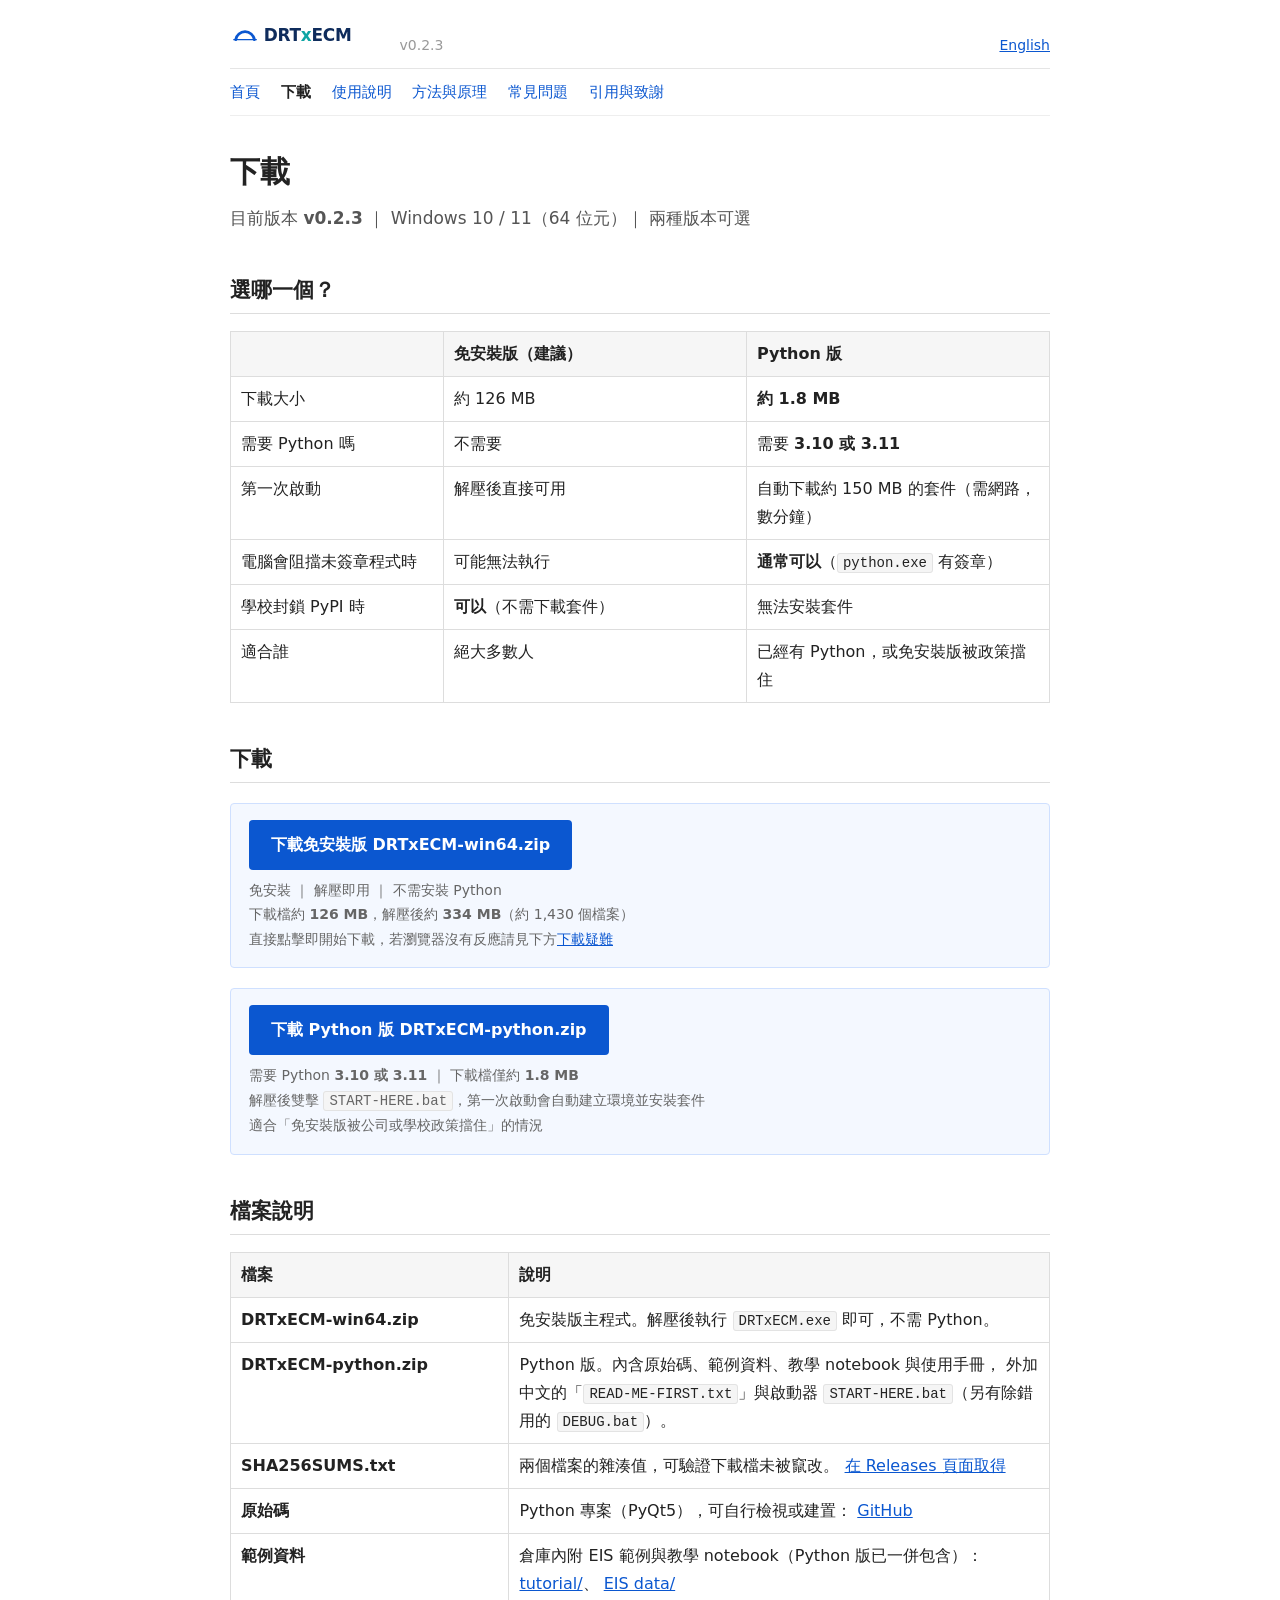
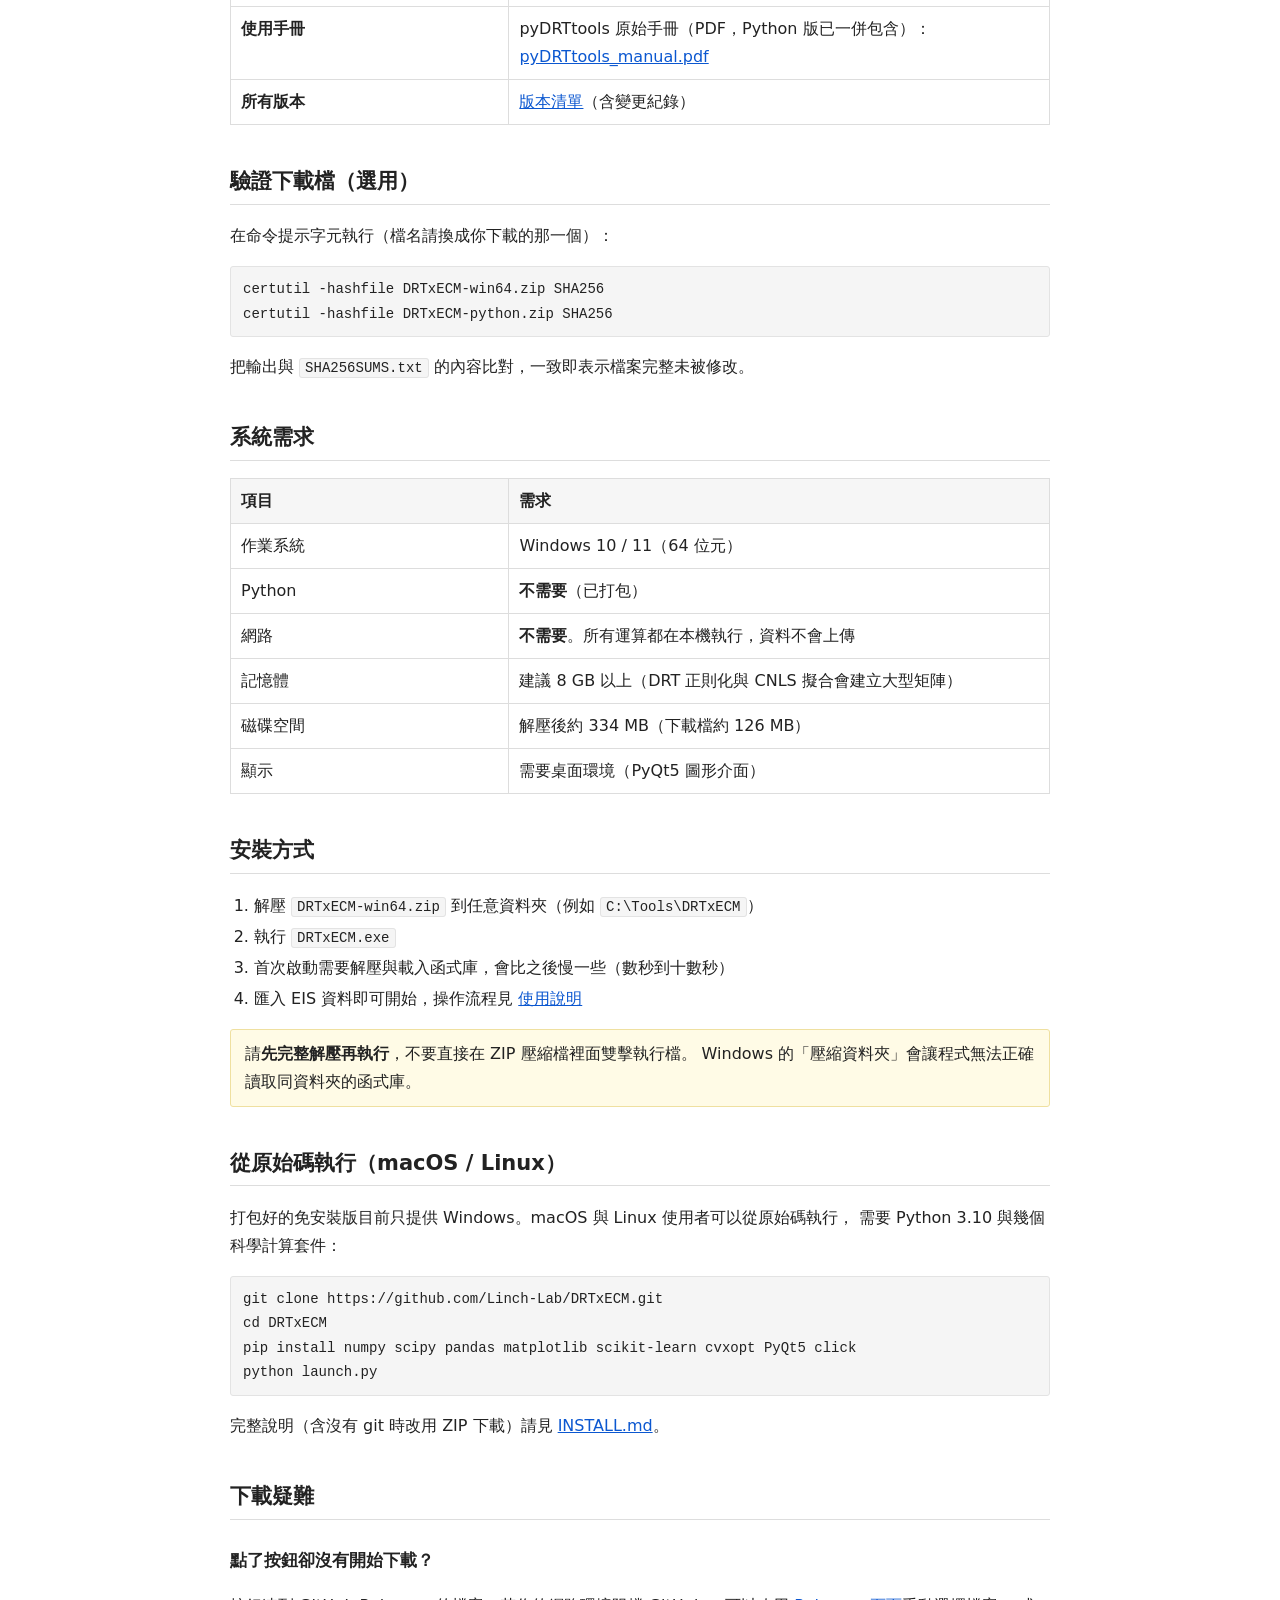
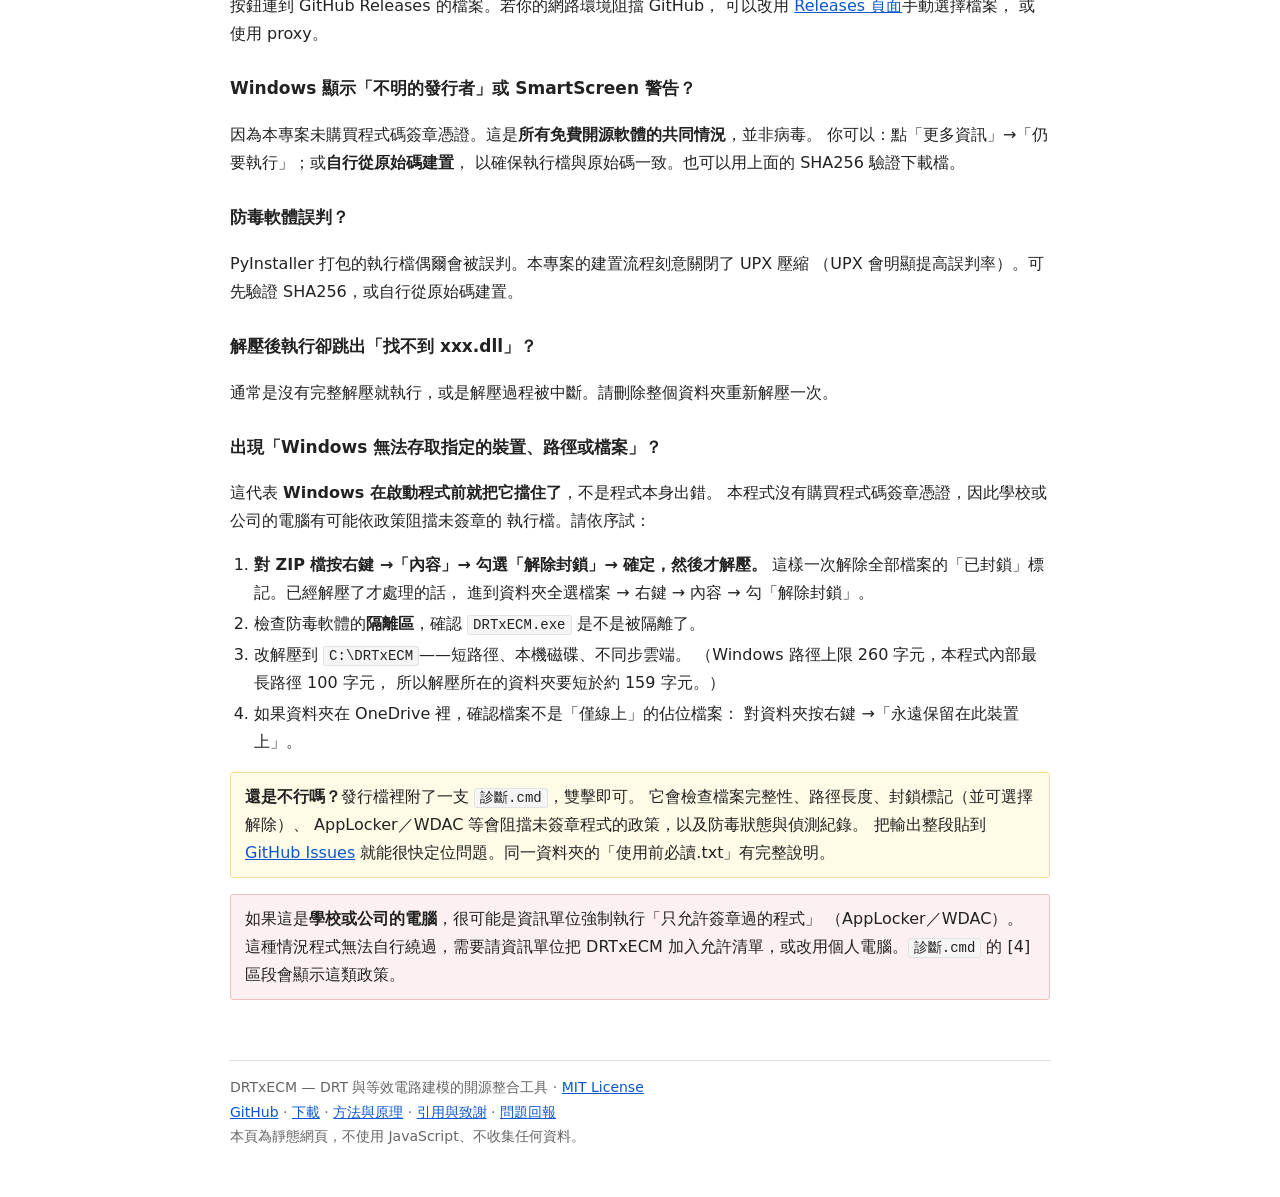
<file: download.html>
<!DOCTYPE html>
<html lang="zh-Hant">
<head>
<meta charset="utf-8">
<meta name="viewport" content="width=device-width, initial-scale=1">
<title>下載 - DRTxECM</title>
<meta name="description" content="下載 DRTxECM v0.2.3：Windows 64 位元免安裝 ZIP，含 SHA256 驗證方式、系統需求與從原始碼執行的說明。">
<link rel="canonical" href="https://drtxecm.billlinch.com/download.html">
<link rel="alternate" hreflang="zh-Hant" href="https://drtxecm.billlinch.com/download.html">
<link rel="alternate" hreflang="en" href="https://drtxecm.billlinch.com/en/download.html">
<link rel="alternate" hreflang="x-default" href="https://drtxecm.billlinch.com/download.html">
<link rel="icon" href="/favicon.ico" sizes="any">
<link rel="icon" type="image/png" sizes="96x96" href="/assets/favicon-96.png">
<link rel="apple-touch-icon" href="/assets/apple-touch-icon.png">
<meta property="og:type" content="website">
<meta property="og:url" content="https://drtxecm.billlinch.com/download.html">
<meta property="og:title" content="下載 - DRTxECM">
<meta property="og:description" content="Windows 64 位元免安裝 ZIP，解壓即用，不需安裝 Python。">
<meta property="og:image" content="https://drtxecm.billlinch.com/assets/og-image.png">
<meta name="twitter:card" content="summary_large_image">
<link rel="stylesheet" href="assets/style.css">
</head>
<body>

<header class="site">
  <p class="brand"><a href="index.html"><img src="assets/logo.svg" alt="DRTxECM" height="30"></a></p>
  <span class="ver">v0.2.3</span>
  <span class="spacer"></span>
  <span class="lang"><a href="en/download.html">English</a></span>
</header>

<nav class="site">
  <a href="index.html">首頁</a>
  <a class="here" href="download.html">下載</a>
  <a href="guide.html">使用說明</a>
  <a href="method.html">方法與原理</a>
  <a href="faq.html">常見問題</a>
  <a href="cite.html">引用與致謝</a>
</nav>

<h1>下載</h1>
<p class="lead">目前版本 <b>v0.2.3</b> ｜ Windows 10 / 11（64 位元）｜ 兩種版本可選</p>

<h2>選哪一個？</h2>

<table>
  <tr>
    <th style="width:26%"></th>
    <th style="width:37%">免安裝版（建議）</th>
    <th>Python 版</th>
  </tr>
  <tr>
    <td>下載大小</td>
    <td>約 126&nbsp;MB</td>
    <td><b>約 1.8&nbsp;MB</b></td>
  </tr>
  <tr>
    <td>需要 Python 嗎</td>
    <td>不需要</td>
    <td>需要 <b>3.10 或 3.11</b></td>
  </tr>
  <tr>
    <td>第一次啟動</td>
    <td>解壓後直接可用</td>
    <td>自動下載約 150&nbsp;MB 的套件（需網路，數分鐘）</td>
  </tr>
  <tr>
    <td>電腦會阻擋未簽章程式時</td>
    <td>可能無法執行</td>
    <td><b>通常可以</b>（<code>python.exe</code> 有簽章）</td>
  </tr>
  <tr>
    <td>學校封鎖 PyPI 時</td>
    <td><b>可以</b>（不需下載套件）</td>
    <td>無法安裝套件</td>
  </tr>
  <tr>
    <td>適合誰</td>
    <td>絕大多數人</td>
    <td>已經有 Python，或免安裝版被政策擋住</td>
  </tr>
</table>

<h2>下載</h2>

<div class="dl">
  <a class="big" href="https://github.com/Linch-Lab/DRTxECM/releases/latest/download/DRTxECM-win64.zip">下載免安裝版 DRTxECM-win64.zip</a>
  <div class="meta">
    免安裝 ｜ 解壓即用 ｜ 不需安裝 Python<br>
    下載檔約 <b>126&nbsp;MB</b>，解壓後約 <b>334&nbsp;MB</b>（約 1,430 個檔案）<br>
    直接點擊即開始下載，若瀏覽器沒有反應請見下方<a href="#trouble">下載疑難</a>
  </div>
</div>

<div class="dl">
  <a class="big" href="https://github.com/Linch-Lab/DRTxECM/releases/latest/download/DRTxECM-python.zip">下載 Python 版 DRTxECM-python.zip</a>
  <div class="meta">
    需要 Python <b>3.10 或 3.11</b> ｜ 下載檔僅約 <b>1.8&nbsp;MB</b><br>
    解壓後雙擊 <code>START-HERE.bat</code>，第一次啟動會自動建立環境並安裝套件<br>
    適合「免安裝版被公司或學校政策擋住」的情況
  </div>
</div>

<h2>檔案說明</h2>

<table>
  <tr>
    <th style="width:34%">檔案</th>
    <th>說明</th>
  </tr>
  <tr>
    <td><b>DRTxECM-win64.zip</b></td>
    <td>免安裝版主程式。解壓後執行 <code>DRTxECM.exe</code> 即可，不需 Python。</td>
  </tr>
  <tr>
    <td><b>DRTxECM-python.zip</b></td>
    <td>Python 版。內含原始碼、範例資料、教學 notebook 與使用手冊，
      外加中文的「<code>READ-ME-FIRST.txt</code>」與啟動器
      <code>START-HERE.bat</code>（另有除錯用的 <code>DEBUG.bat</code>）。</td>
  </tr>
  <tr>
    <td><b>SHA256SUMS.txt</b></td>
    <td>兩個檔案的雜湊值，可驗證下載檔未被竄改。
      <a href="https://github.com/Linch-Lab/DRTxECM/releases/latest">在 Releases 頁面取得</a></td>
  </tr>
  <tr>
    <td><b>原始碼</b></td>
    <td>Python 專案（PyQt5），可自行檢視或建置：
      <a href="https://github.com/Linch-Lab/DRTxECM">GitHub</a></td>
  </tr>
  <tr>
    <td><b>範例資料</b></td>
    <td>倉庫內附 EIS 範例與教學 notebook（Python 版已一併包含）：
      <a href="https://github.com/Linch-Lab/DRTxECM/tree/master/tutorial">tutorial/</a>、
      <a href="https://github.com/Linch-Lab/DRTxECM/tree/master/EIS%20data">EIS data/</a></td>
  </tr>
  <tr>
    <td><b>使用手冊</b></td>
    <td>pyDRTtools 原始手冊（PDF，Python 版已一併包含）：
      <a href="https://github.com/Linch-Lab/DRTxECM/blob/master/manual/pyDRTtools_manual.pdf">pyDRTtools_manual.pdf</a></td>
  </tr>
  <tr>
    <td><b>所有版本</b></td>
    <td><a href="https://github.com/Linch-Lab/DRTxECM/releases">版本清單</a>（含變更紀錄）</td>
  </tr>
</table>

<h2 id="verify">驗證下載檔（選用）</h2>

<p>在命令提示字元執行（檔名請換成你下載的那一個）：</p>
<pre>certutil -hashfile DRTxECM-win64.zip SHA256
certutil -hashfile DRTxECM-python.zip SHA256</pre>
<p>把輸出與 <code>SHA256SUMS.txt</code> 的內容比對，一致即表示檔案完整未被修改。</p>

<h2>系統需求</h2>

<table>
  <tr><th style="width:34%">項目</th><th>需求</th></tr>
  <tr><td>作業系統</td><td>Windows 10 / 11（64 位元）</td></tr>
  <tr><td>Python</td><td><b>不需要</b>（已打包）</td></tr>
  <tr><td>網路</td><td><b>不需要</b>。所有運算都在本機執行，資料不會上傳</td></tr>
  <tr><td>記憶體</td><td>建議 8&nbsp;GB 以上（DRT 正則化與 CNLS 擬合會建立大型矩陣）</td></tr>
  <tr><td>磁碟空間</td><td>解壓後約 334&nbsp;MB（下載檔約 126&nbsp;MB）</td></tr>
  <tr><td>顯示</td><td>需要桌面環境（PyQt5 圖形介面）</td></tr>
</table>

<h2>安裝方式</h2>

<ol>
  <li>解壓 <code>DRTxECM-win64.zip</code> 到任意資料夾（例如 <code>C:\Tools\DRTxECM</code>）</li>
  <li>執行 <code>DRTxECM.exe</code></li>
  <li>首次啟動需要解壓與載入函式庫，會比之後慢一些（數秒到十數秒）</li>
  <li>匯入 EIS 資料即可開始，操作流程見 <a href="guide.html">使用說明</a></li>
</ol>

<p class="note">
請<b>先完整解壓再執行</b>，不要直接在 ZIP 壓縮檔裡面雙擊執行檔。
Windows 的「壓縮資料夾」會讓程式無法正確讀取同資料夾的函式庫。
</p>

<h2>從原始碼執行（macOS / Linux）</h2>

<p>
打包好的免安裝版目前只提供 Windows。macOS 與 Linux 使用者可以從原始碼執行，
需要 Python 3.10 與幾個科學計算套件：
</p>

<pre>git clone https://github.com/Linch-Lab/DRTxECM.git
cd DRTxECM
pip install numpy scipy pandas matplotlib scikit-learn cvxopt PyQt5 click
python launch.py</pre>

<p>
完整說明（含沒有 git 時改用 ZIP 下載）請見
<a href="https://github.com/Linch-Lab/DRTxECM/blob/master/INSTALL.md">INSTALL.md</a>。
</p>

<h2 id="trouble">下載疑難</h2>

<h3>點了按鈕卻沒有開始下載？</h3>
<p>
按鈕連到 GitHub Releases 的檔案。若你的網路環境阻擋 GitHub，
可以改用 <a href="https://github.com/Linch-Lab/DRTxECM/releases">Releases 頁面</a>手動選擇檔案，
或使用 proxy。
</p>

<h3>Windows 顯示「不明的發行者」或 SmartScreen 警告？</h3>
<p>
因為本專案未購買程式碼簽章憑證。這是<b>所有免費開源軟體的共同情況</b>，並非病毒。
你可以：點「更多資訊」→「仍要執行」；或<b>自行從原始碼建置</b>，
以確保執行檔與原始碼一致。也可以用上面的 SHA256 驗證下載檔。
</p>

<h3>防毒軟體誤判？</h3>
<p>
PyInstaller 打包的執行檔偶爾會被誤判。本專案的建置流程刻意關閉了 UPX 壓縮
（UPX 會明顯提高誤判率）。可先驗證 SHA256，或自行從原始碼建置。
</p>

<h3>解壓後執行卻跳出「找不到 xxx.dll」？</h3>
<p>
通常是沒有完整解壓就執行，或是解壓過程被中斷。請刪除整個資料夾重新解壓一次。
</p>

<h3>出現「Windows 無法存取指定的裝置、路徑或檔案」？</h3>
<p>
這代表 <b>Windows 在啟動程式前就把它擋住了</b>，不是程式本身出錯。
本程式沒有購買程式碼簽章憑證，因此學校或公司的電腦有可能依政策阻擋未簽章的
執行檔。請依序試：
</p>
<ol>
  <li>
    <b>對 ZIP 檔按右鍵 →「內容」→ 勾選「解除封鎖」→ 確定，然後才解壓。</b>
    這樣一次解除全部檔案的「已封鎖」標記。已經解壓了才處理的話，
    進到資料夾全選檔案 → 右鍵 → 內容 → 勾「解除封鎖」。
  </li>
  <li>
    檢查防毒軟體的<b>隔離區</b>，確認 <code>DRTxECM.exe</code> 是不是被隔離了。
  </li>
  <li>
    改解壓到 <code>C:\DRTxECM</code>——短路徑、本機磁碟、不同步雲端。
    （Windows 路徑上限 260 字元，本程式內部最長路徑 100 字元，
    所以解壓所在的資料夾要短於約 159 字元。）
  </li>
  <li>
    如果資料夾在 OneDrive 裡，確認檔案不是「僅線上」的佔位檔案：
    對資料夾按右鍵 →「永遠保留在此裝置上」。
  </li>
</ol>
<p class="note">
<b>還是不行嗎？</b>發行檔裡附了一支 <code>診斷.cmd</code>，雙擊即可。
它會檢查檔案完整性、路徑長度、封鎖標記（並可選擇解除）、
AppLocker／WDAC 等會阻擋未簽章程式的政策，以及防毒狀態與偵測紀錄。
把輸出整段貼到 <a href="https://github.com/Linch-Lab/DRTxECM/issues">GitHub Issues</a>
就能很快定位問題。同一資料夾的「使用前必讀.txt」有完整說明。
</p>
<p class="warn">
如果這是<b>學校或公司的電腦</b>，很可能是資訊單位強制執行「只允許簽章過的程式」
（AppLocker／WDAC）。這種情況程式無法自行繞過，需要請資訊單位把 DRTxECM
加入允許清單，或改用個人電腦。<code>診斷.cmd</code> 的 [4] 區段會顯示這類政策。
</p>

<footer class="site">
  DRTxECM — DRT 與等效電路建模的開源整合工具 ·
  <a href="https://github.com/Linch-Lab/DRTxECM/blob/master/LICENSE">MIT License</a><br>
  <a href="https://github.com/Linch-Lab/DRTxECM">GitHub</a> ·
  <a href="download.html">下載</a> ·
  <a href="method.html">方法與原理</a> ·
  <a href="cite.html">引用與致謝</a> ·
  <a href="https://github.com/Linch-Lab/DRTxECM/issues">問題回報</a><br>
  本頁為靜態網頁，不使用 JavaScript、不收集任何資料。
</footer>

</body>
</html>
</file>
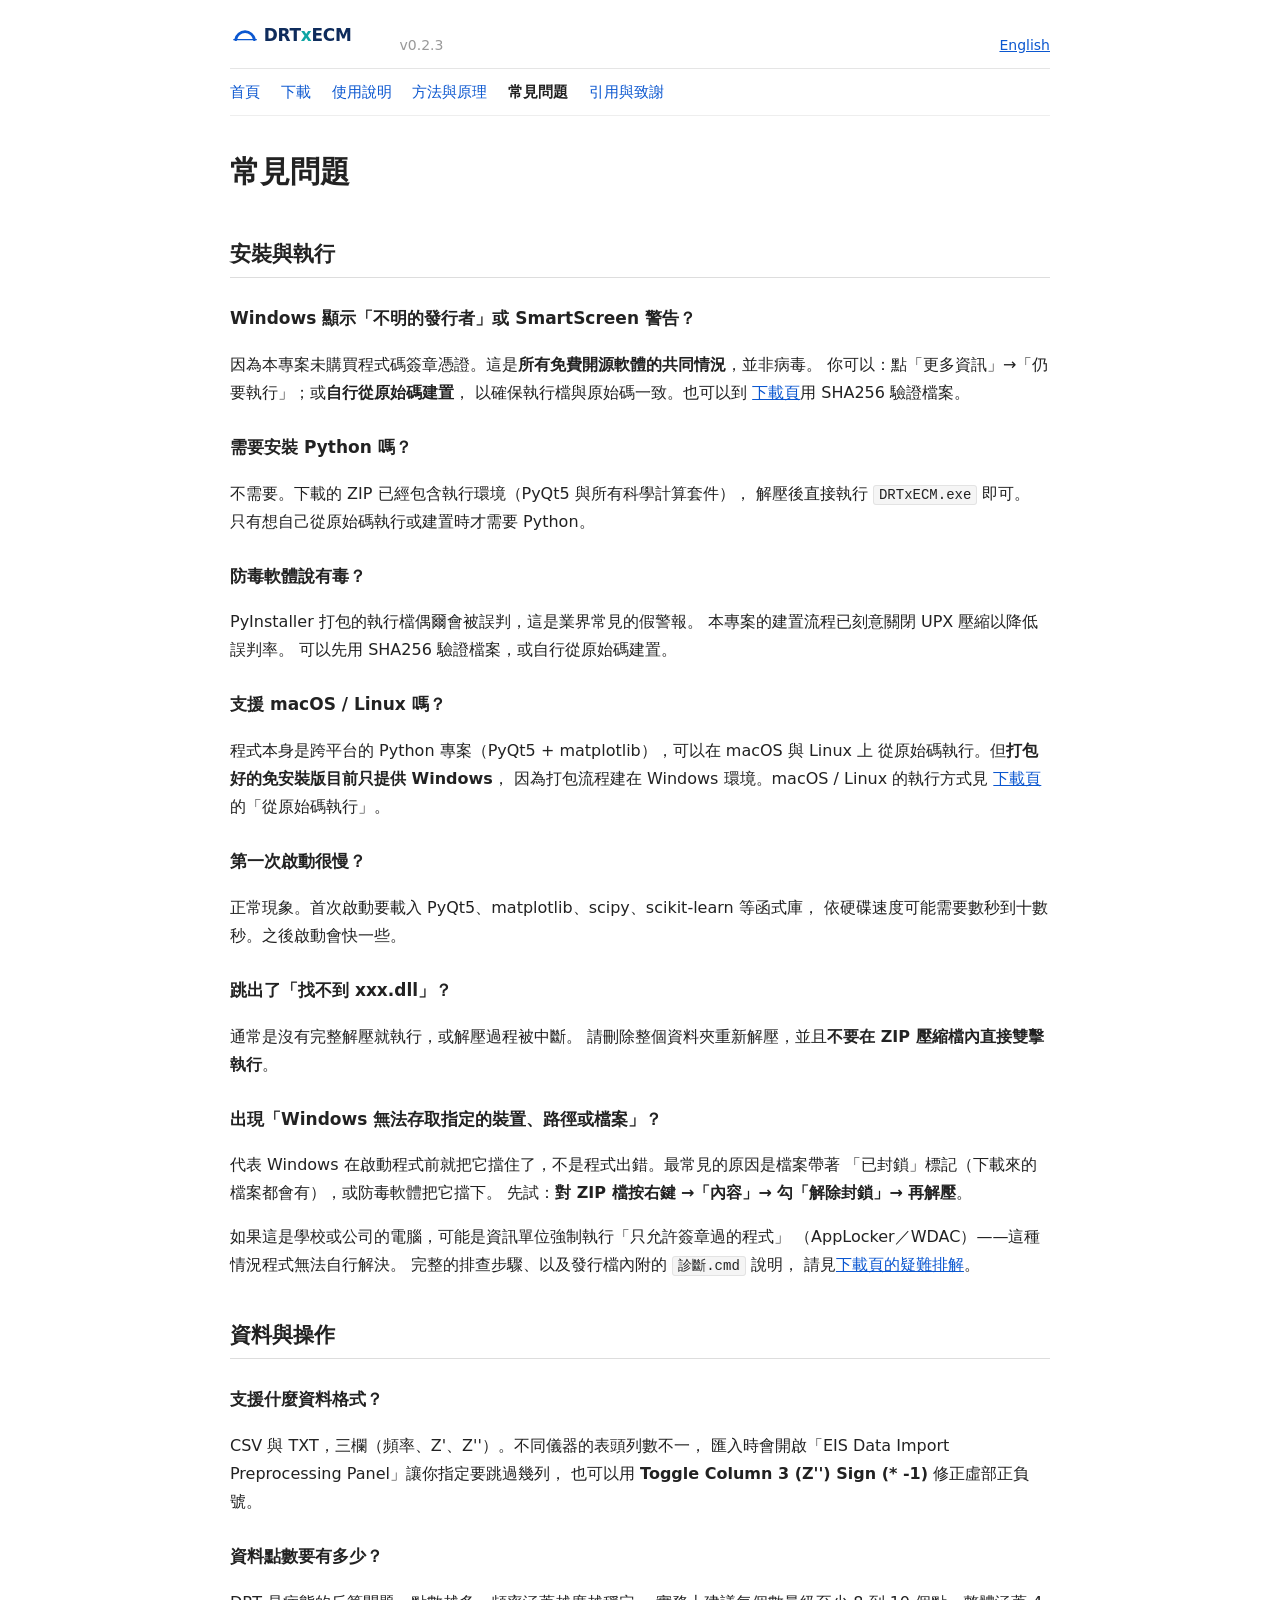
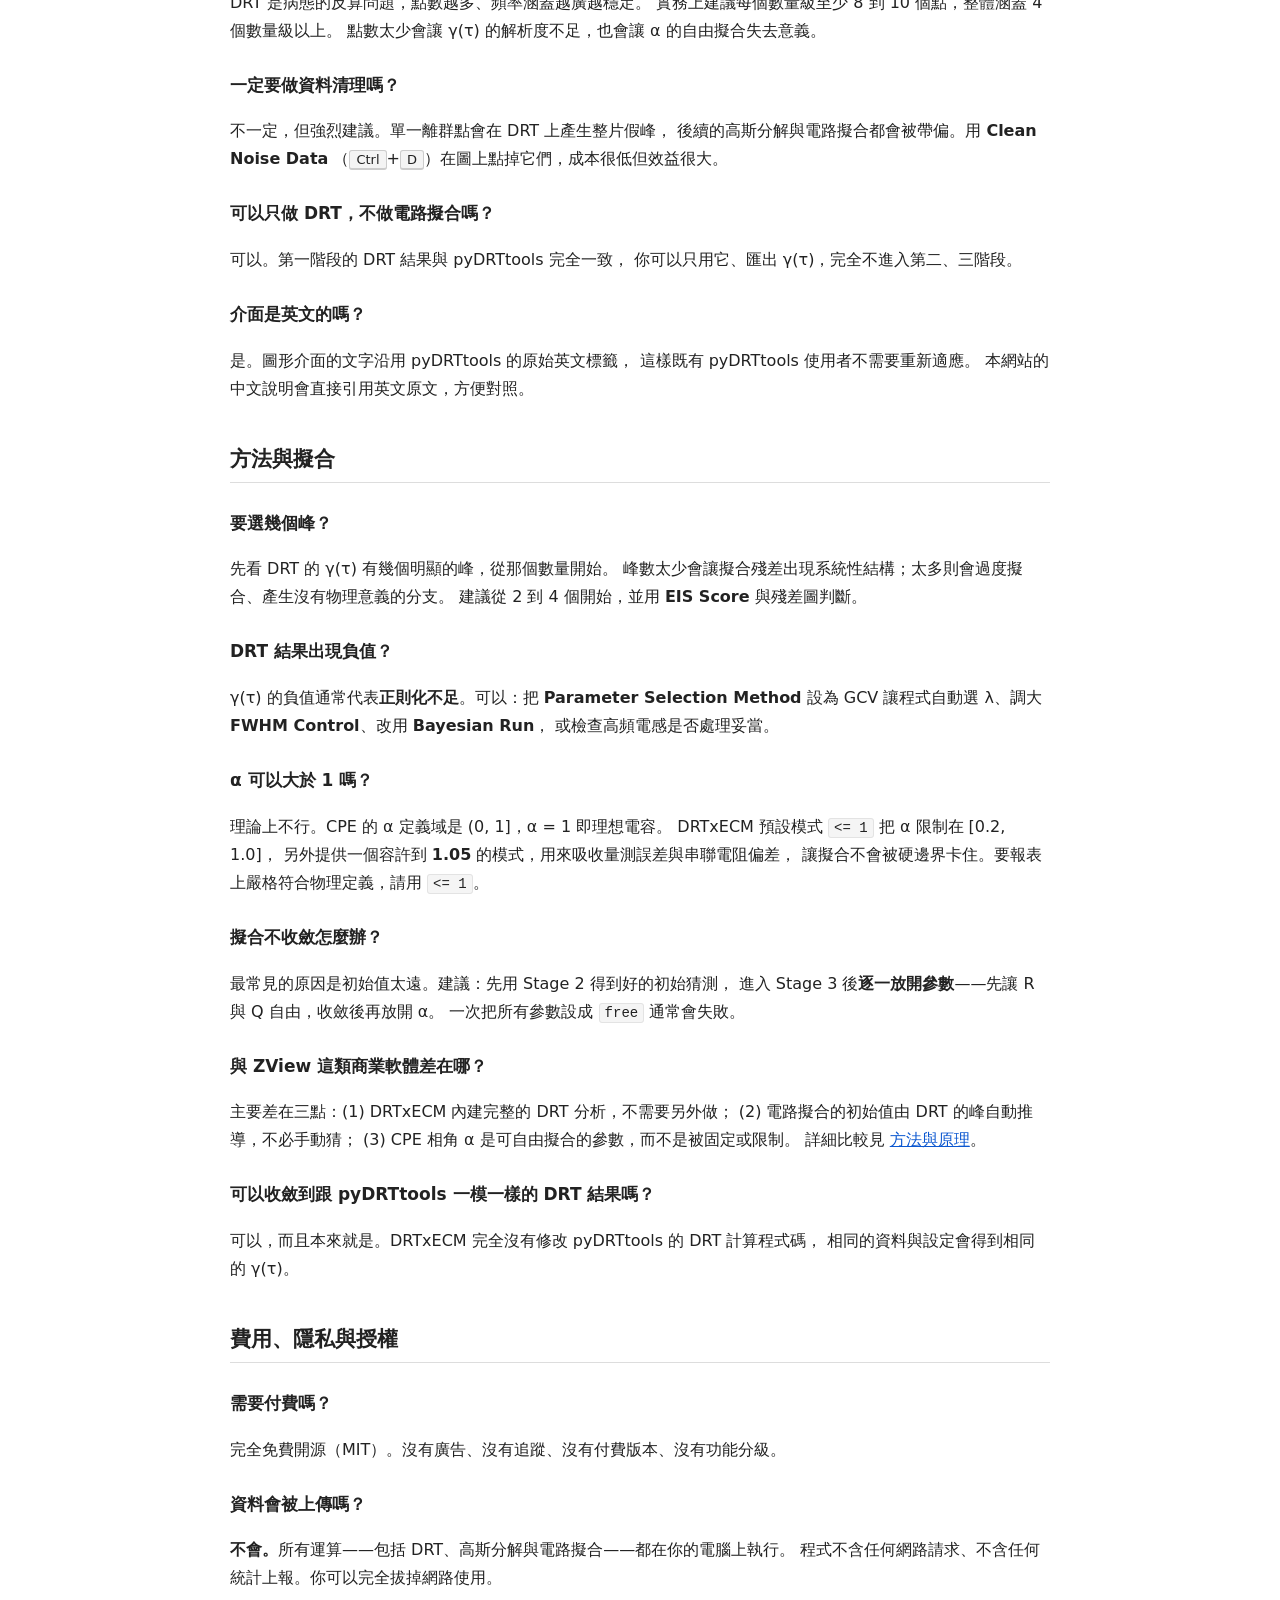
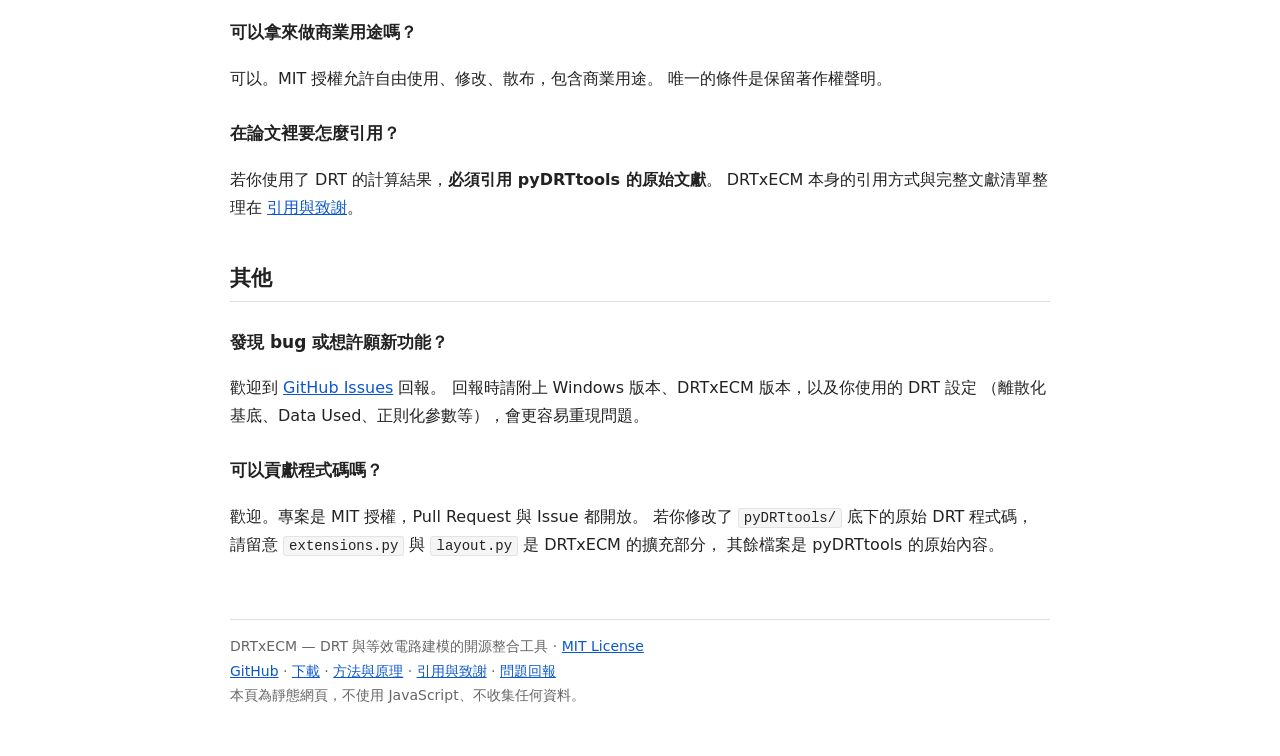
<file: faq.html>
<!DOCTYPE html>
<html lang="zh-Hant">
<head>
<meta charset="utf-8">
<meta name="viewport" content="width=device-width, initial-scale=1">
<title>常見問題 - DRTxECM</title>
<meta name="description" content="DRTxECM 常見問題：SmartScreen 警告、資料格式、要選幾個峰、DRT 負值、α 的範圍、與商業軟體的差異、隱私與授權。">
<link rel="canonical" href="https://drtxecm.billlinch.com/faq.html">
<link rel="alternate" hreflang="zh-Hant" href="https://drtxecm.billlinch.com/faq.html">
<link rel="alternate" hreflang="en" href="https://drtxecm.billlinch.com/en/faq.html">
<link rel="alternate" hreflang="x-default" href="https://drtxecm.billlinch.com/faq.html">
<link rel="icon" href="/favicon.ico" sizes="any">
<link rel="icon" type="image/png" sizes="96x96" href="/assets/favicon-96.png">
<link rel="apple-touch-icon" href="/assets/apple-touch-icon.png">
<meta property="og:type" content="website">
<meta property="og:url" content="https://drtxecm.billlinch.com/faq.html">
<meta property="og:title" content="常見問題 - DRTxECM">
<meta property="og:description" content="安裝、資料格式、擬合設定與授權的常見問題。">
<meta property="og:image" content="https://drtxecm.billlinch.com/assets/og-image.png">
<meta name="twitter:card" content="summary_large_image">
<link rel="stylesheet" href="assets/style.css">
</head>
<body>

<header class="site">
  <p class="brand"><a href="index.html"><img src="assets/logo.svg" alt="DRTxECM" height="30"></a></p>
  <span class="ver">v0.2.3</span>
  <span class="spacer"></span>
  <span class="lang"><a href="en/faq.html">English</a></span>
</header>

<nav class="site">
  <a href="index.html">首頁</a>
  <a href="download.html">下載</a>
  <a href="guide.html">使用說明</a>
  <a href="method.html">方法與原理</a>
  <a class="here" href="faq.html">常見問題</a>
  <a href="cite.html">引用與致謝</a>
</nav>

<h1>常見問題</h1>

<h2>安裝與執行</h2>

<h3>Windows 顯示「不明的發行者」或 SmartScreen 警告？</h3>
<p>
因為本專案未購買程式碼簽章憑證。這是<b>所有免費開源軟體的共同情況</b>，並非病毒。
你可以：點「更多資訊」→「仍要執行」；或<b>自行從原始碼建置</b>，
以確保執行檔與原始碼一致。也可以到
<a href="download.html#verify">下載頁</a>用 SHA256 驗證檔案。
</p>

<h3>需要安裝 Python 嗎？</h3>
<p>
不需要。下載的 ZIP 已經包含執行環境（PyQt5 與所有科學計算套件），
解壓後直接執行 <code>DRTxECM.exe</code> 即可。
只有想自己從原始碼執行或建置時才需要 Python。
</p>

<h3>防毒軟體說有毒？</h3>
<p>
PyInstaller 打包的執行檔偶爾會被誤判，這是業界常見的假警報。
本專案的建置流程已刻意關閉 UPX 壓縮以降低誤判率。
可以先用 SHA256 驗證檔案，或自行從原始碼建置。
</p>

<h3>支援 macOS / Linux 嗎？</h3>
<p>
程式本身是跨平台的 Python 專案（PyQt5 + matplotlib），可以在 macOS 與 Linux 上
從原始碼執行。但<b>打包好的免安裝版目前只提供 Windows</b>，
因為打包流程建在 Windows 環境。macOS / Linux 的執行方式見
<a href="download.html">下載頁</a>的「從原始碼執行」。
</p>

<h3>第一次啟動很慢？</h3>
<p>
正常現象。首次啟動要載入 PyQt5、matplotlib、scipy、scikit-learn 等函式庫，
依硬碟速度可能需要數秒到十數秒。之後啟動會快一些。
</p>

<h3>跳出了「找不到 xxx.dll」？</h3>
<p>
通常是沒有完整解壓就執行，或解壓過程被中斷。
請刪除整個資料夾重新解壓，並且<b>不要在 ZIP 壓縮檔內直接雙擊執行</b>。
</p>

<h3>出現「Windows 無法存取指定的裝置、路徑或檔案」？</h3>
<p>
代表 Windows 在啟動程式前就把它擋住了，不是程式出錯。最常見的原因是檔案帶著
「已封鎖」標記（下載來的檔案都會有），或防毒軟體把它擋下。
先試：<b>對 ZIP 檔按右鍵 →「內容」→ 勾「解除封鎖」→ 再解壓</b>。
</p>
<p>
如果這是學校或公司的電腦，可能是資訊單位強制執行「只允許簽章過的程式」
（AppLocker／WDAC）——這種情況程式無法自行解決。
完整的排查步驟、以及發行檔內附的 <code>診斷.cmd</code> 說明，
請見<a href="download.html#trouble">下載頁的疑難排解</a>。
</p>

<h2>資料與操作</h2>

<h3>支援什麼資料格式？</h3>
<p>
CSV 與 TXT，三欄（頻率、Z'、Z''）。不同儀器的表頭列數不一，
匯入時會開啟「EIS Data Import Preprocessing Panel」讓你指定要跳過幾列，
也可以用 <b>Toggle Column 3 (Z'') Sign (* -1)</b> 修正虛部正負號。
</p>

<h3>資料點數要有多少？</h3>
<p>
DRT 是病態的反算問題，點數越多、頻率涵蓋越廣越穩定。
實務上建議每個數量級至少 8 到 10 個點，整體涵蓋 4 個數量級以上。
點數太少會讓 γ(τ) 的解析度不足，也會讓 &alpha; 的自由擬合失去意義。
</p>

<h3>一定要做資料清理嗎？</h3>
<p>
不一定，但強烈建議。單一離群點會在 DRT 上產生整片假峰，
後續的高斯分解與電路擬合都會被帶偏。用 <b>Clean Noise Data</b>
（<kbd>Ctrl</kbd>+<kbd>D</kbd>）在圖上點掉它們，成本很低但效益很大。
</p>

<h3>可以只做 DRT，不做電路擬合嗎？</h3>
<p>
可以。第一階段的 DRT 結果與 pyDRTtools 完全一致，
你可以只用它、匯出 γ(τ)，完全不進入第二、三階段。
</p>

<h3>介面是英文的嗎？</h3>
<p>
是。圖形介面的文字沿用 pyDRTtools 的原始英文標籤，
這樣既有 pyDRTtools 使用者不需要重新適應。
本網站的中文說明會直接引用英文原文，方便對照。
</p>

<h2>方法與擬合</h2>

<h3>要選幾個峰？</h3>
<p>
先看 DRT 的 γ(τ) 有幾個明顯的峰，從那個數量開始。
峰數太少會讓擬合殘差出現系統性結構；太多則會過度擬合、產生沒有物理意義的分支。
建議從 2 到 4 個開始，並用 <b>EIS Score</b> 與殘差圖判斷。
</p>

<h3>DRT 結果出現負值？</h3>
<p>
γ(τ) 的負值通常代表<b>正則化不足</b>。可以：把 <b>Parameter Selection Method</b>
設為 GCV 讓程式自動選 λ、調大 <b>FWHM Control</b>、改用 <b>Bayesian Run</b>，
或檢查高頻電感是否處理妥當。
</p>

<h3>α 可以大於 1 嗎？</h3>
<p>
理論上不行。CPE 的 &alpha; 定義域是 (0, 1]，&alpha; = 1 即理想電容。
DRTxECM 預設模式 <code>&lt;= 1</code> 把 &alpha; 限制在 [0.2, 1.0]，
另外提供一個容許到 <b>1.05</b> 的模式，用來吸收量測誤差與串聯電阻偏差，
讓擬合不會被硬邊界卡住。要報表上嚴格符合物理定義，請用 <code>&lt;= 1</code>。
</p>

<h3>擬合不收斂怎麼辦？</h3>
<p>
最常見的原因是初始值太遠。建議：先用 Stage 2 得到好的初始猜測，
進入 Stage 3 後<b>逐一放開參數</b>——先讓 R 與 Q 自由，收斂後再放開 &alpha;。
一次把所有參數設成 <code>free</code> 通常會失敗。
</p>

<h3>與 ZView 這類商業軟體差在哪？</h3>
<p>
主要差在三點：(1) DRTxECM 內建完整的 DRT 分析，不需要另外做；
(2) 電路擬合的初始值由 DRT 的峰自動推導，不必手動猜；
(3) CPE 相角 &alpha; 是可自由擬合的參數，而不是被固定或限制。
詳細比較見 <a href="method.html">方法與原理</a>。
</p>

<h3>可以收斂到跟 pyDRTtools 一模一樣的 DRT 結果嗎？</h3>
<p>
可以，而且本來就是。DRTxECM 完全沒有修改 pyDRTtools 的 DRT 計算程式碼，
相同的資料與設定會得到相同的 γ(τ)。
</p>

<h2>費用、隱私與授權</h2>

<h3>需要付費嗎？</h3>
<p>
完全免費開源（MIT）。沒有廣告、沒有追蹤、沒有付費版本、沒有功能分級。
</p>

<h3>資料會被上傳嗎？</h3>
<p>
<b>不會。</b>所有運算——包括 DRT、高斯分解與電路擬合——都在你的電腦上執行。
程式不含任何網路請求、不含任何統計上報。你可以完全拔掉網路使用。
</p>

<h3>可以拿來做商業用途嗎？</h3>
<p>
可以。MIT 授權允許自由使用、修改、散布，包含商業用途。
唯一的條件是保留著作權聲明。
</p>

<h3>在論文裡要怎麼引用？</h3>
<p>
若你使用了 DRT 的計算結果，<b>必須引用 pyDRTtools 的原始文獻</b>。
DRTxECM 本身的引用方式與完整文獻清單整理在
<a href="cite.html">引用與致謝</a>。
</p>

<h2>其他</h2>

<h3>發現 bug 或想許願新功能？</h3>
<p>
歡迎到 <a href="https://github.com/Linch-Lab/DRTxECM/issues">GitHub Issues</a> 回報。
回報時請附上 Windows 版本、DRTxECM 版本，以及你使用的 DRT 設定
（離散化基底、Data Used、正則化參數等），會更容易重現問題。
</p>

<h3>可以貢獻程式碼嗎？</h3>
<p>
歡迎。專案是 MIT 授權，Pull Request 與 Issue 都開放。
若你修改了 <code>pyDRTtools/</code> 底下的原始 DRT 程式碼，
請留意 <code>extensions.py</code> 與 <code>layout.py</code> 是 DRTxECM 的擴充部分，
其餘檔案是 pyDRTtools 的原始內容。
</p>

<footer class="site">
  DRTxECM — DRT 與等效電路建模的開源整合工具 ·
  <a href="https://github.com/Linch-Lab/DRTxECM/blob/master/LICENSE">MIT License</a><br>
  <a href="https://github.com/Linch-Lab/DRTxECM">GitHub</a> ·
  <a href="download.html">下載</a> ·
  <a href="method.html">方法與原理</a> ·
  <a href="cite.html">引用與致謝</a> ·
  <a href="https://github.com/Linch-Lab/DRTxECM/issues">問題回報</a><br>
  本頁為靜態網頁，不使用 JavaScript、不收集任何資料。
</footer>

</body>
</html>
</file>
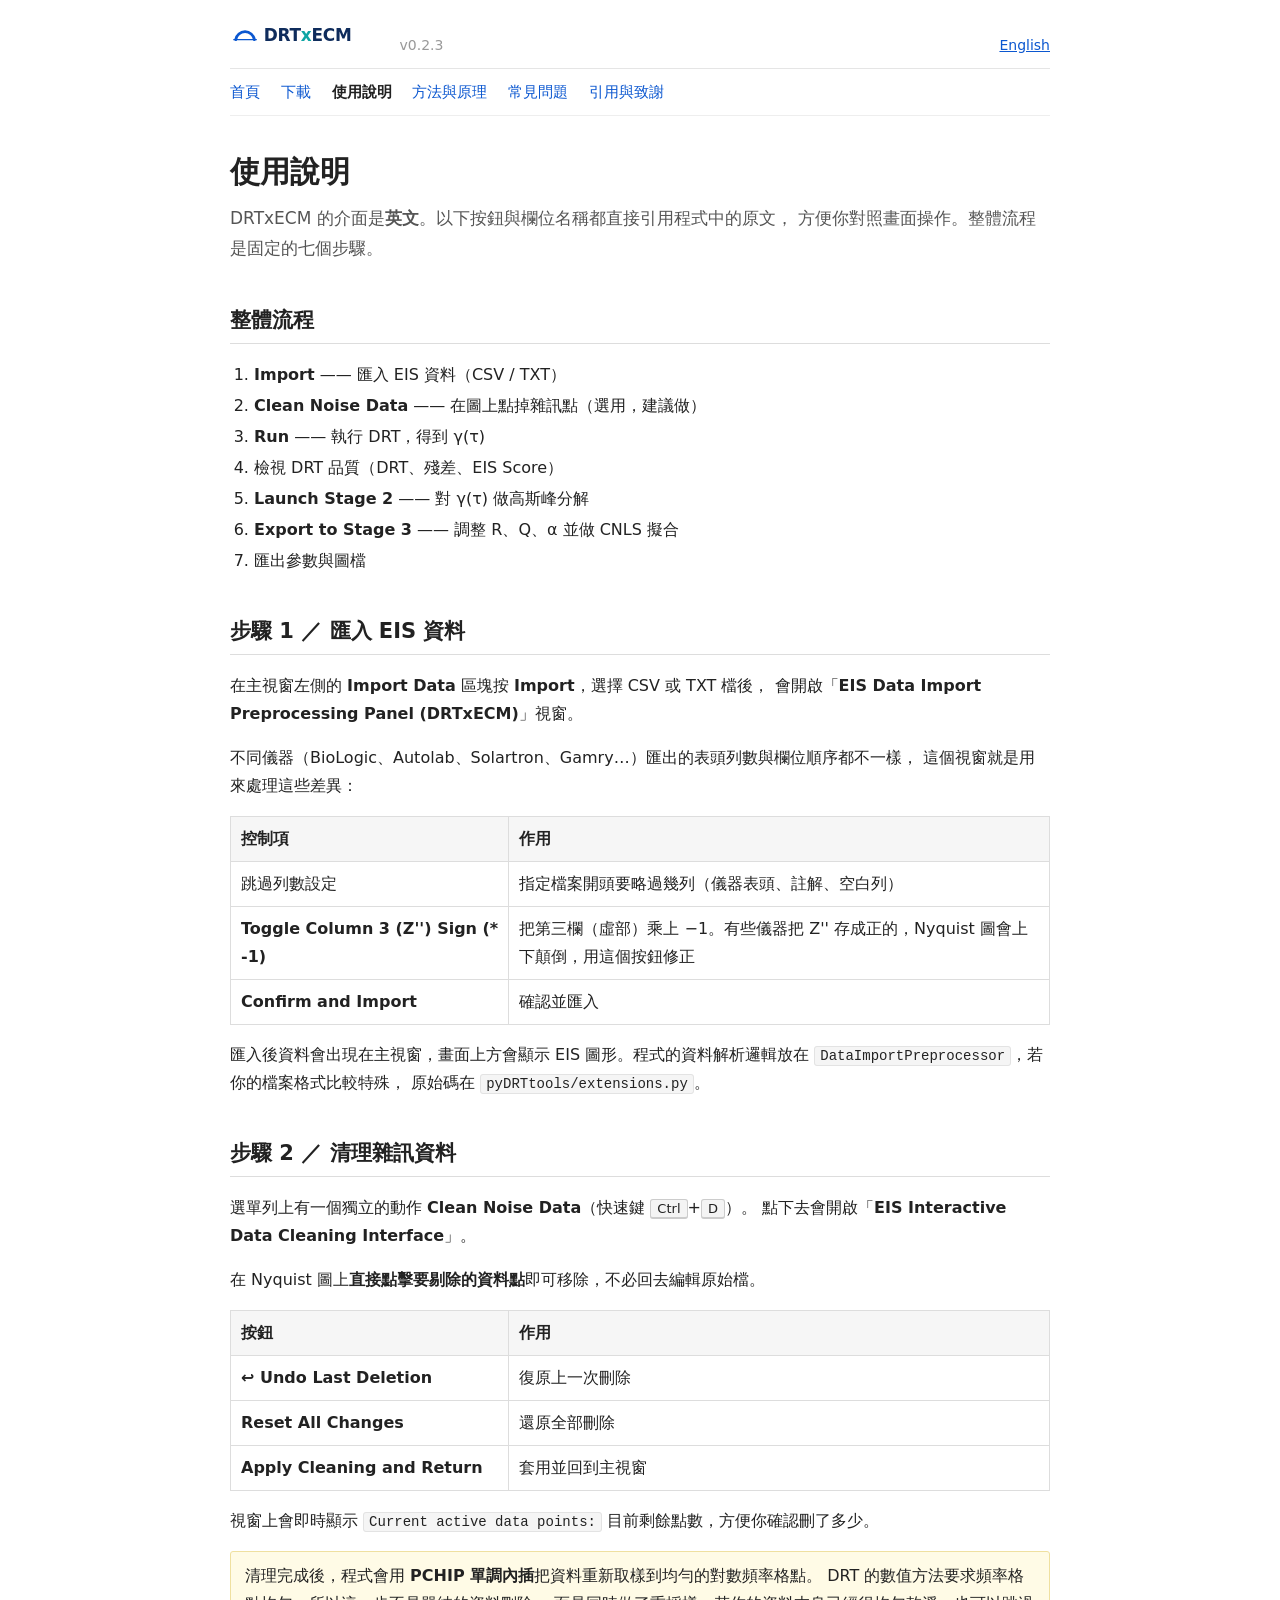
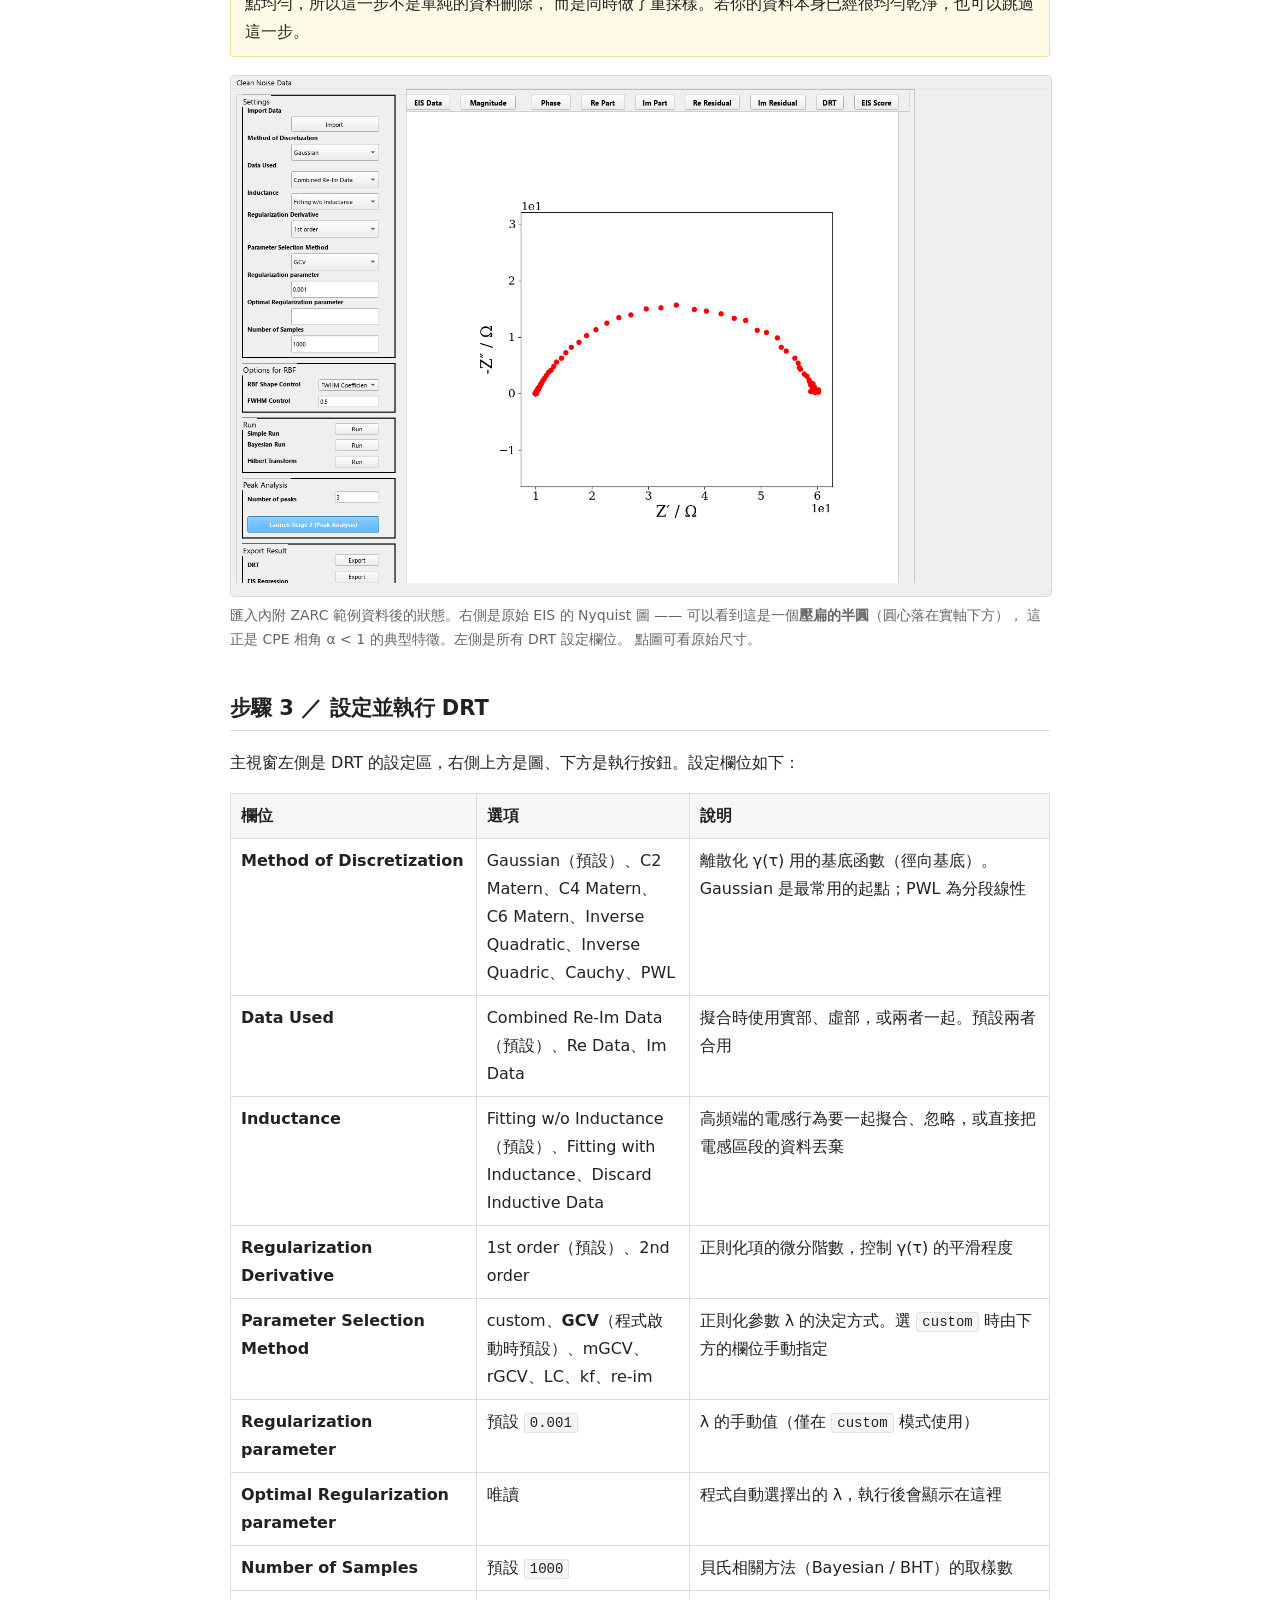
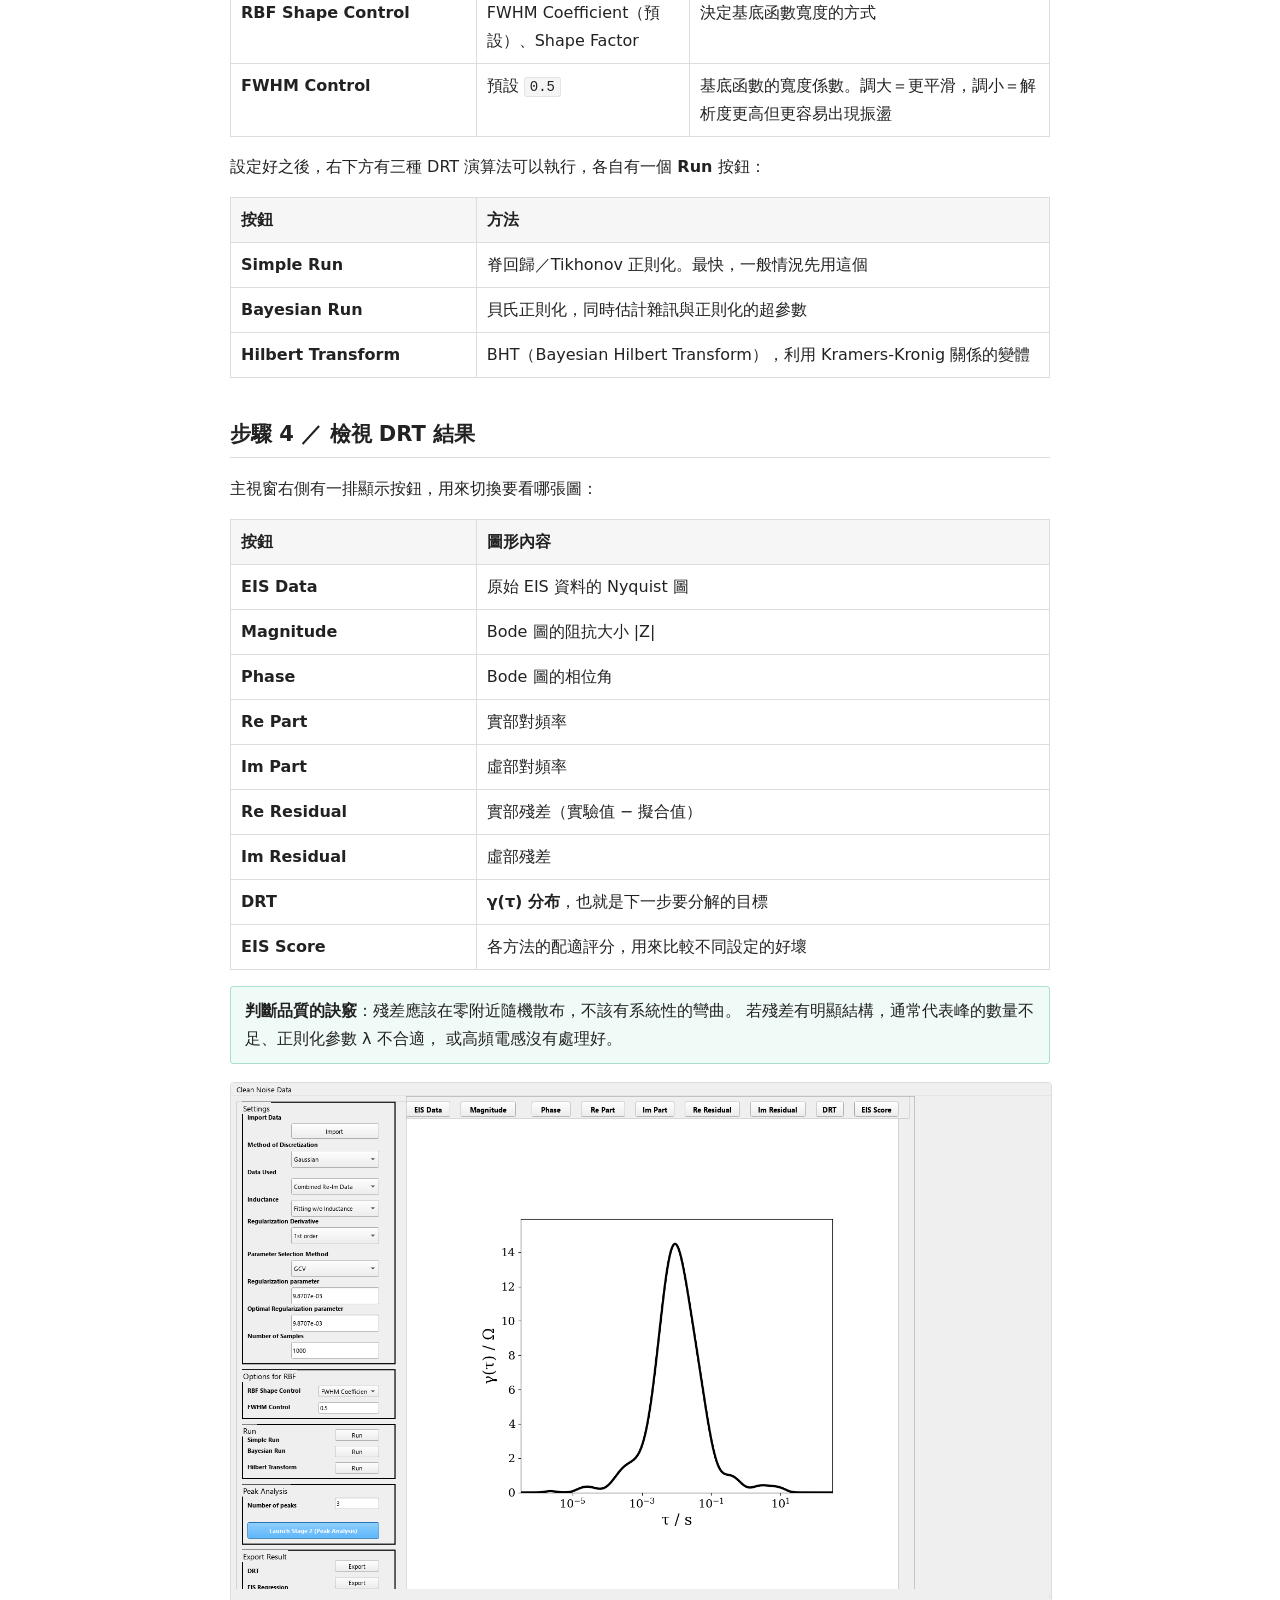
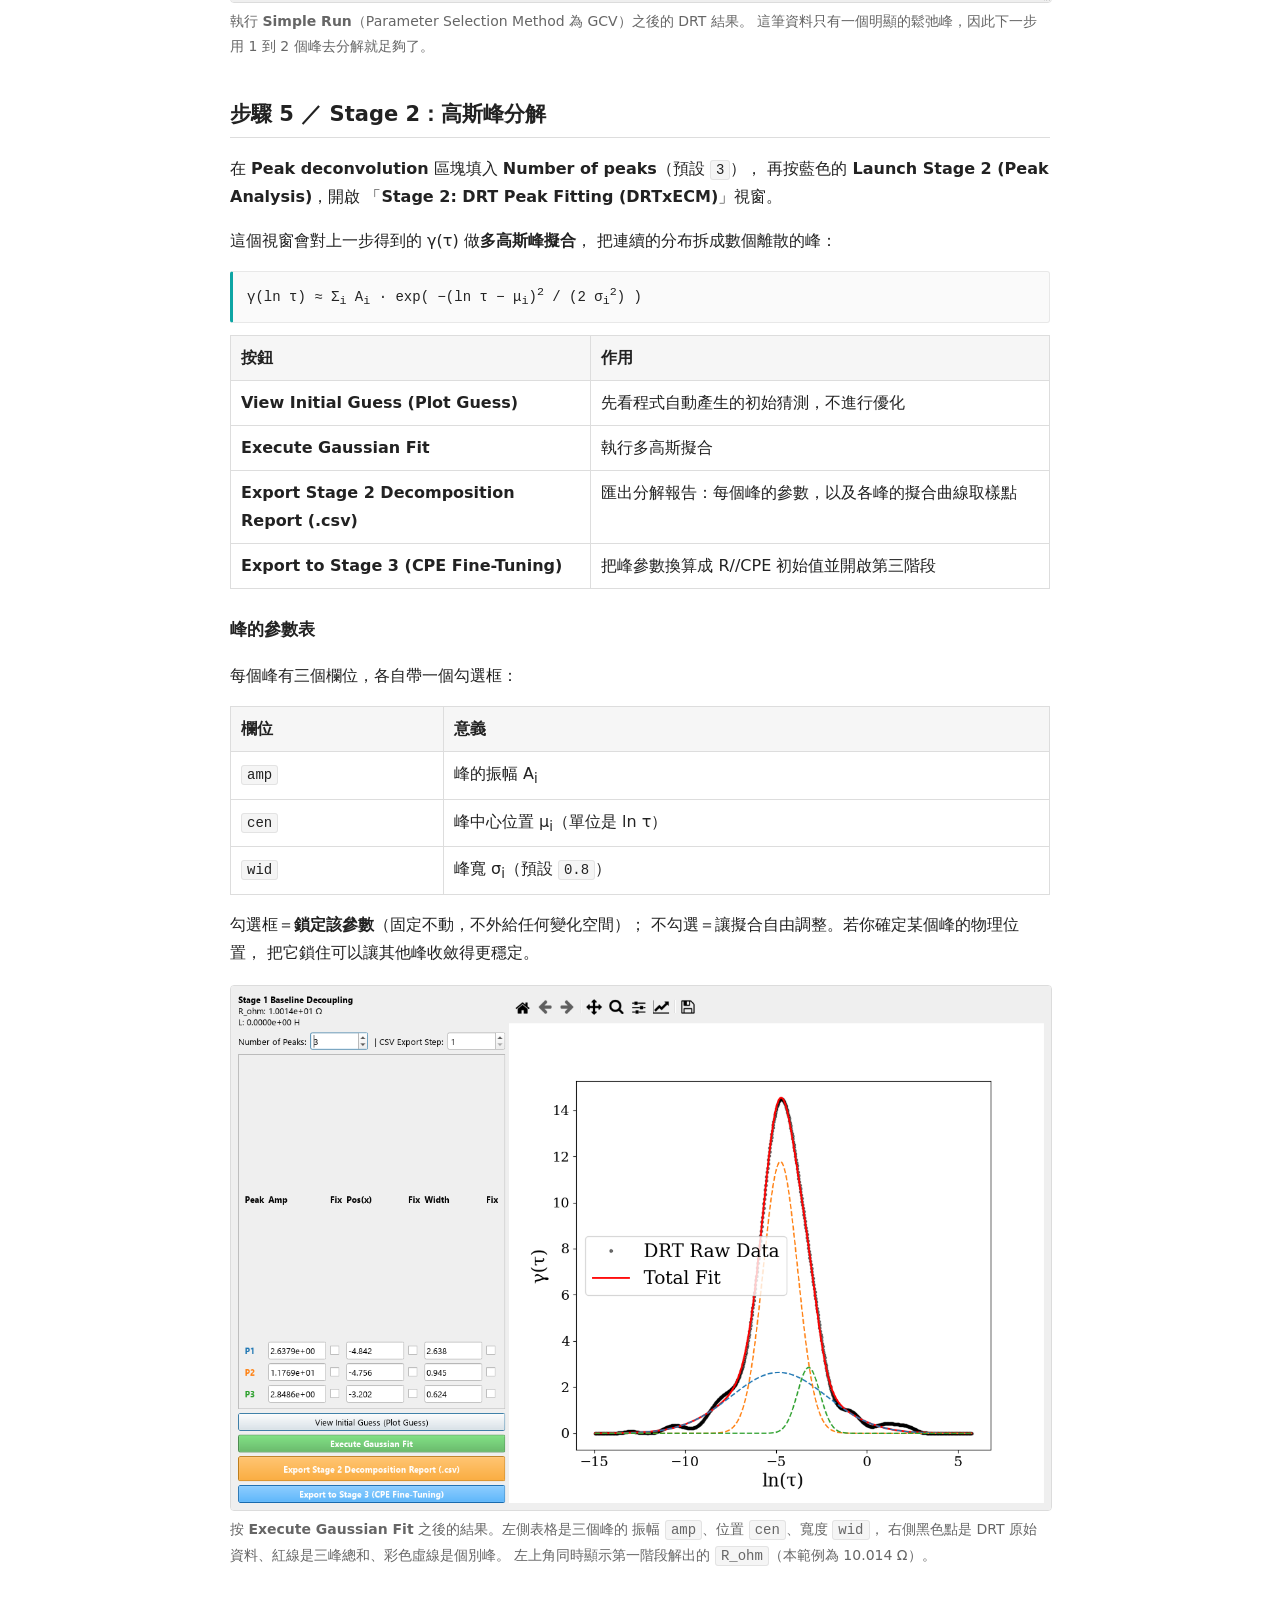
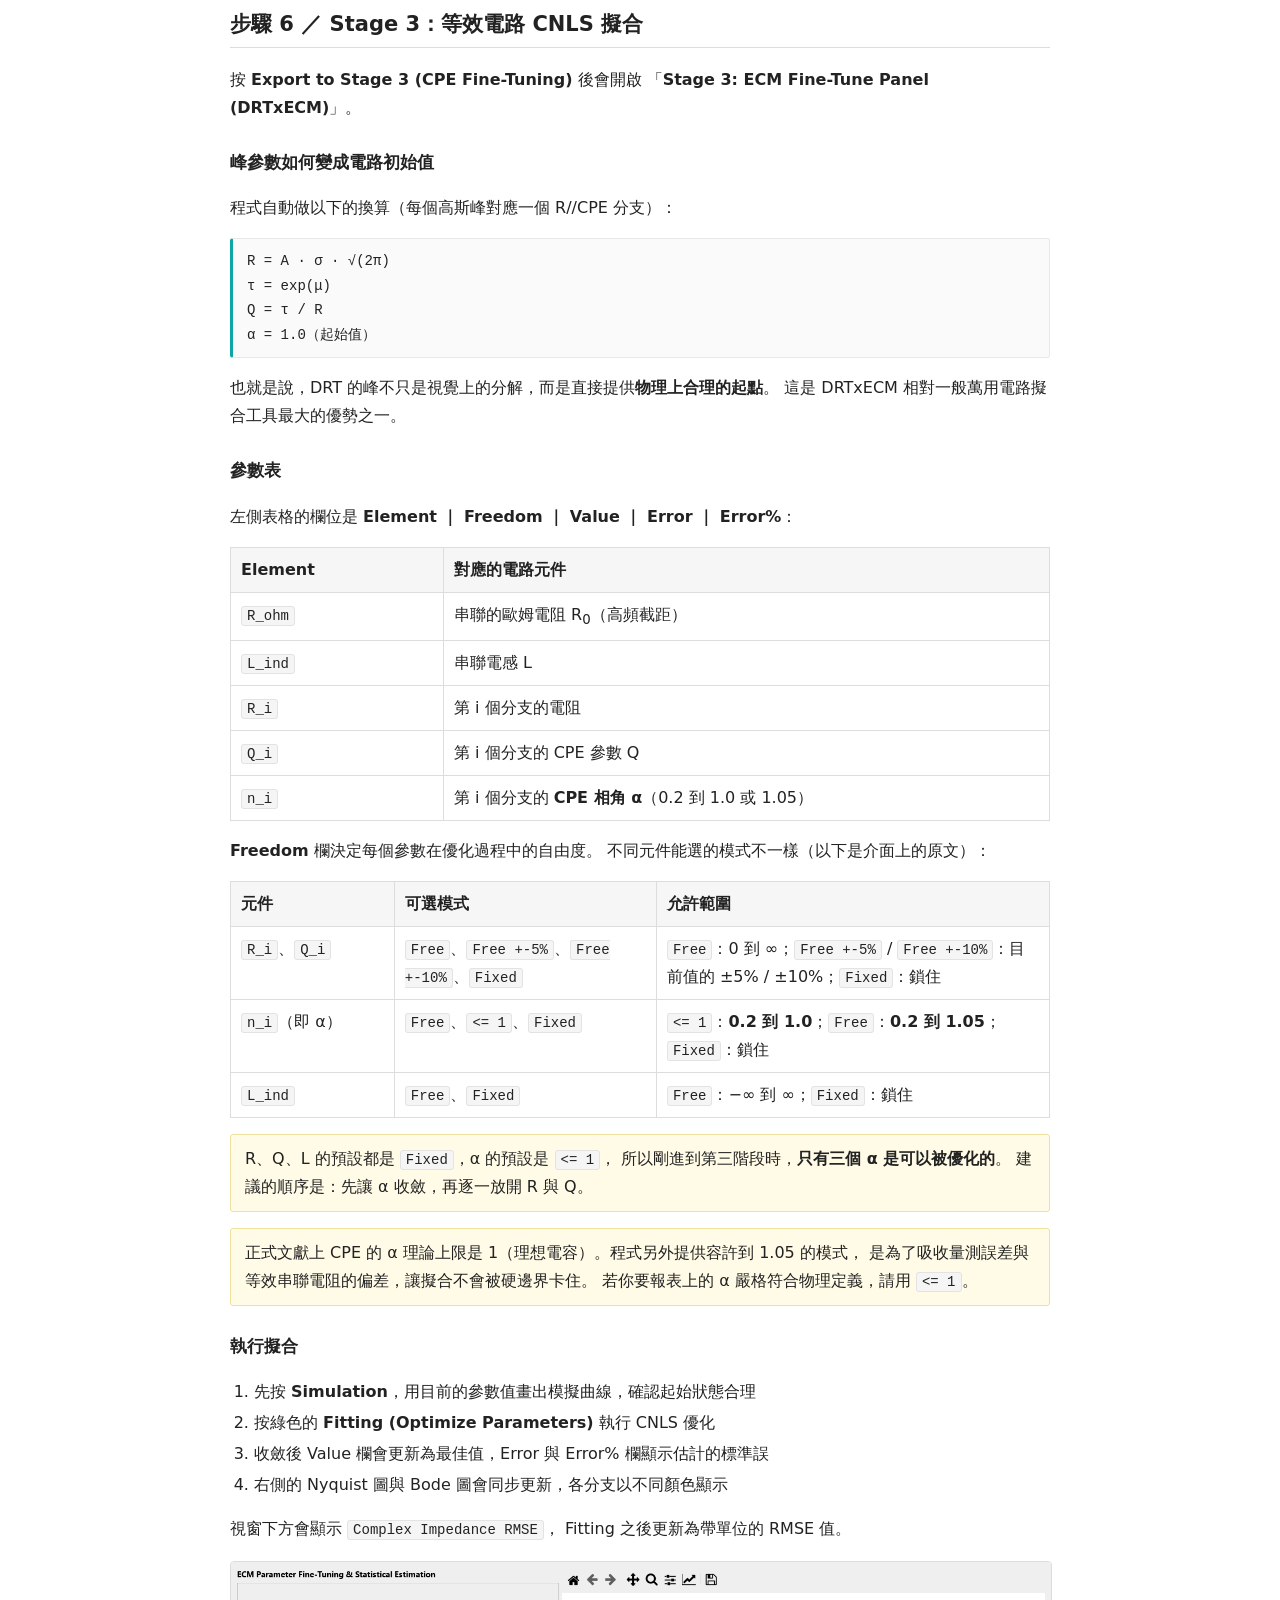
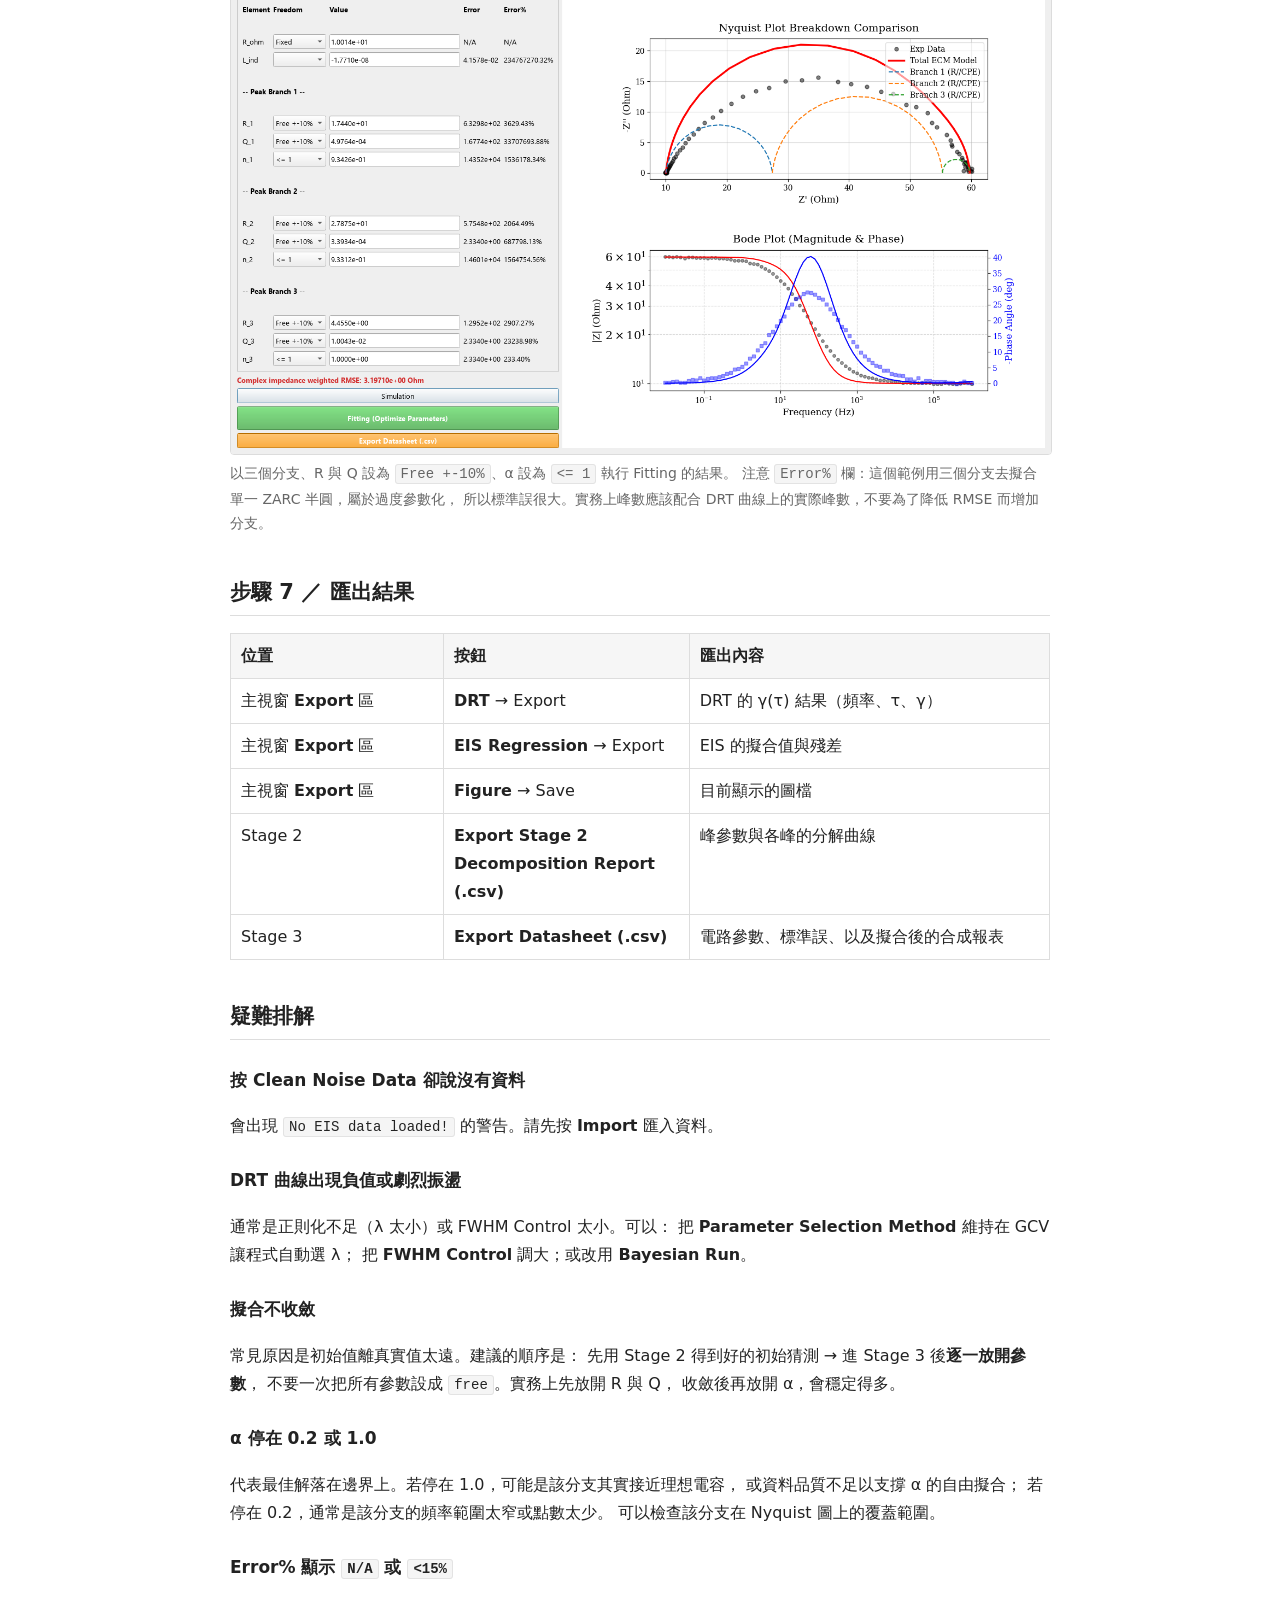
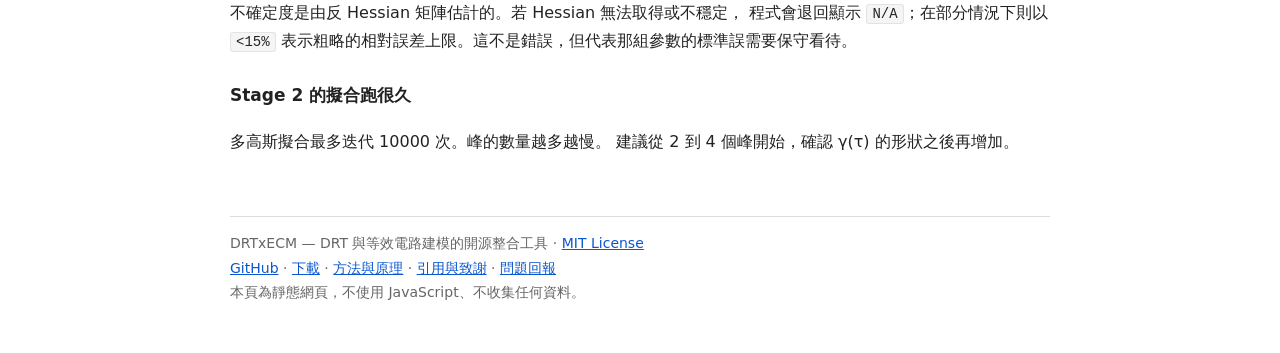
<file: guide.html>
<!DOCTYPE html>
<html lang="zh-Hant">
<head>
<meta charset="utf-8">
<meta name="viewport" content="width=device-width, initial-scale=1">
<title>使用說明 - DRTxECM</title>
<meta name="description" content="DRTxECM 操作流程：匯入 EIS 資料、互動式清理雜訊、執行 DRT、高斯峰分解，到等效電路 CNLS 擬合與結果匯出。含介面欄位與按鈕對照。">
<link rel="canonical" href="https://drtxecm.billlinch.com/guide.html">
<link rel="alternate" hreflang="zh-Hant" href="https://drtxecm.billlinch.com/guide.html">
<link rel="alternate" hreflang="en" href="https://drtxecm.billlinch.com/en/guide.html">
<link rel="alternate" hreflang="x-default" href="https://drtxecm.billlinch.com/guide.html">
<link rel="icon" href="/favicon.ico" sizes="any">
<link rel="icon" type="image/png" sizes="96x96" href="/assets/favicon-96.png">
<link rel="apple-touch-icon" href="/assets/apple-touch-icon.png">
<meta property="og:type" content="website">
<meta property="og:url" content="https://drtxecm.billlinch.com/guide.html">
<meta property="og:title" content="使用說明 - DRTxECM">
<meta property="og:description" content="從匯入資料到等效電路擬合的完整操作流程。">
<meta property="og:image" content="https://drtxecm.billlinch.com/assets/og-image.png">
<meta name="twitter:card" content="summary_large_image">
<link rel="stylesheet" href="assets/style.css">
</head>
<body>

<header class="site">
  <p class="brand"><a href="index.html"><img src="assets/logo.svg" alt="DRTxECM" height="30"></a></p>
  <span class="ver">v0.2.3</span>
  <span class="spacer"></span>
  <span class="lang"><a href="en/guide.html">English</a></span>
</header>

<nav class="site">
  <a href="index.html">首頁</a>
  <a href="download.html">下載</a>
  <a class="here" href="guide.html">使用說明</a>
  <a href="method.html">方法與原理</a>
  <a href="faq.html">常見問題</a>
  <a href="cite.html">引用與致謝</a>
</nav>

<h1>使用說明</h1>
<p class="lead">
DRTxECM 的介面是<b>英文</b>。以下按鈕與欄位名稱都直接引用程式中的原文，
方便你對照畫面操作。整體流程是固定的七個步驟。
</p>

<h2>整體流程</h2>

<ol>
  <li><b>Import</b> —— 匯入 EIS 資料（CSV / TXT）</li>
  <li><b>Clean Noise Data</b> —— 在圖上點掉雜訊點（選用，建議做）</li>
  <li><b>Run</b> —— 執行 DRT，得到 γ(τ)</li>
  <li>檢視 DRT 品質（DRT、殘差、EIS Score）</li>
  <li><b>Launch Stage 2</b> —— 對 γ(τ) 做高斯峰分解</li>
  <li><b>Export to Stage 3</b> —— 調整 R、Q、α 並做 CNLS 擬合</li>
  <li>匯出參數與圖檔</li>
</ol>

<h2>步驟 1 ／ 匯入 EIS 資料</h2>

<p>在主視窗左側的 <b>Import Data</b> 區塊按 <b>Import</b>，選擇 CSV 或 TXT 檔後，
會開啟「<b>EIS Data Import Preprocessing Panel (DRTxECM)</b>」視窗。</p>

<p>不同儀器（BioLogic、Autolab、Solartron、Gamry…）匯出的表頭列數與欄位順序都不一樣，
這個視窗就是用來處理這些差異：</p>

<table>
  <tr><th style="width:34%">控制項</th><th>作用</th></tr>
  <tr><td>跳過列數設定</td><td>指定檔案開頭要略過幾列（儀器表頭、註解、空白列）</td></tr>
  <tr><td><b>Toggle Column 3 (Z'') Sign (* -1)</b></td><td>把第三欄（虛部）乘上 &minus;1。有些儀器把 Z'' 存成正的，Nyquist 圖會上下顛倒，用這個按鈕修正</td></tr>
  <tr><td><b>Confirm and Import</b></td><td>確認並匯入</td></tr>
</table>

<p>匯入後資料會出現在主視窗，畫面上方會顯示 EIS 圖形。程式的資料解析邏輯放在
<code>DataImportPreprocessor</code>，若你的檔案格式比較特殊，
原始碼在 <code>pyDRTtools/extensions.py</code>。</p>

<h2>步驟 2 ／ 清理雜訊資料</h2>

<p>
選單列上有一個獨立的動作 <b>Clean Noise Data</b>（快速鍵 <kbd>Ctrl</kbd>+<kbd>D</kbd>）。
點下去會開啟「<b>EIS Interactive Data Cleaning Interface</b>」。
</p>

<p>在 Nyquist 圖上<b>直接點擊要剔除的資料點</b>即可移除，不必回去編輯原始檔。</p>

<table>
  <tr><th style="width:34%">按鈕</th><th>作用</th></tr>
  <tr><td><b>&#8617; Undo Last Deletion</b></td><td>復原上一次刪除</td></tr>
  <tr><td><b>Reset All Changes</b></td><td>還原全部刪除</td></tr>
  <tr><td><b>Apply Cleaning and Return</b></td><td>套用並回到主視窗</td></tr>
</table>

<p>視窗上會即時顯示 <code>Current active data points:</code> 目前剩餘點數，方便你確認刪了多少。</p>

<p class="note">
清理完成後，程式會用 <b>PCHIP 單調內插</b>把資料重新取樣到均勻的對數頻率格點。
DRT 的數值方法要求頻率格點均勻，所以這一步不是單純的資料刪除，
而是同時做了重採樣。若你的資料本身已經很均勻乾淨，也可以跳過這一步。
</p>

<figure class="shot">
  <a href="assets/screenshots/01-eis-loaded.png"><img src="assets/screenshots/01-eis-loaded.png" alt="匯入 ZARC 範例資料後的主視窗：左側是 DRT 設定區，右側是原始 EIS 的 Nyquist 圖" width="1500" height="950"></a>
  <figcaption>
    匯入內附 ZARC 範例資料後的狀態。右側是原始 EIS 的 Nyquist 圖 ——
    可以看到這是一個<b>壓扁的半圓</b>（圓心落在實軸下方），
    這正是 CPE 相角 α &lt; 1 的典型特徵。左側是所有 DRT 設定欄位。
    點圖可看原始尺寸。
  </figcaption>
</figure>

<h2>步驟 3 ／ 設定並執行 DRT</h2>

<p>主視窗左側是 DRT 的設定區，右側上方是圖、下方是執行按鈕。設定欄位如下：</p>

<table>
  <tr><th style="width:30%">欄位</th><th style="width:26%">選項</th><th>說明</th></tr>
  <tr>
    <td><b>Method of Discretization</b></td>
    <td>Gaussian（預設）、C2 Matern、C4 Matern、C6 Matern、Inverse Quadratic、Inverse Quadric、Cauchy、PWL</td>
    <td>離散化 γ(τ) 用的基底函數（徑向基底）。Gaussian 是最常用的起點；PWL 為分段線性</td>
  </tr>
  <tr>
    <td><b>Data Used</b></td>
    <td>Combined Re-Im Data（預設）、Re Data、Im Data</td>
    <td>擬合時使用實部、虛部，或兩者一起。預設兩者合用</td>
  </tr>
  <tr>
    <td><b>Inductance</b></td>
    <td>Fitting w/o Inductance（預設）、Fitting with Inductance、Discard Inductive Data</td>
    <td>高頻端的電感行為要一起擬合、忽略，或直接把電感區段的資料丟棄</td>
  </tr>
  <tr>
    <td><b>Regularization Derivative</b></td>
    <td>1st order（預設）、2nd order</td>
    <td>正則化項的微分階數，控制 γ(τ) 的平滑程度</td>
  </tr>
  <tr>
    <td><b>Parameter Selection Method</b></td>
    <td>custom、<b>GCV</b>（程式啟動時預設）、mGCV、rGCV、LC、kf、re-im</td>
    <td>正則化參數 λ 的決定方式。選 <code>custom</code> 時由下方的欄位手動指定</td>
  </tr>
  <tr>
    <td><b>Regularization parameter</b></td>
    <td>預設 <code>0.001</code></td>
    <td>λ 的手動值（僅在 <code>custom</code> 模式使用）</td>
  </tr>
  <tr>
    <td><b>Optimal Regularization parameter</b></td>
    <td>唯讀</td>
    <td>程式自動選擇出的 λ，執行後會顯示在這裡</td>
  </tr>
  <tr>
    <td><b>Number of Samples</b></td>
    <td>預設 <code>1000</code></td>
    <td>貝氏相關方法（Bayesian / BHT）的取樣數</td>
  </tr>
  <tr>
    <td><b>RBF Shape Control</b></td>
    <td>FWHM Coefficient（預設）、Shape Factor</td>
    <td>決定基底函數寬度的方式</td>
  </tr>
  <tr>
    <td><b>FWHM Control</b></td>
    <td>預設 <code>0.5</code></td>
    <td>基底函數的寬度係數。調大＝更平滑，調小＝解析度更高但更容易出現振盪</td>
  </tr>
</table>

<p>設定好之後，右下方有三種 DRT 演算法可以執行，各自有一個 <b>Run</b> 按鈕：</p>

<table>
  <tr><th style="width:30%">按鈕</th><th>方法</th></tr>
  <tr><td><b>Simple Run</b></td><td>脊回歸／Tikhonov 正則化。最快，一般情況先用這個</td></tr>
  <tr><td><b>Bayesian Run</b></td><td>貝氏正則化，同時估計雜訊與正則化的超參數</td></tr>
  <tr><td><b>Hilbert Transform</b></td><td>BHT（Bayesian Hilbert Transform），利用 Kramers-Kronig 關係的變體</td></tr>
</table>

<h2>步驟 4 ／ 檢視 DRT 結果</h2>

<p>主視窗右側有一排顯示按鈕，用來切換要看哪張圖：</p>

<table>
  <tr><th style="width:30%">按鈕</th><th>圖形內容</th></tr>
  <tr><td><b>EIS Data</b></td><td>原始 EIS 資料的 Nyquist 圖</td></tr>
  <tr><td><b>Magnitude</b></td><td>Bode 圖的阻抗大小 |Z|</td></tr>
  <tr><td><b>Phase</b></td><td>Bode 圖的相位角</td></tr>
  <tr><td><b>Re Part</b></td><td>實部對頻率</td></tr>
  <tr><td><b>Im Part</b></td><td>虛部對頻率</td></tr>
  <tr><td><b>Re Residual</b></td><td>實部殘差（實驗值 &minus; 擬合值）</td></tr>
  <tr><td><b>Im Residual</b></td><td>虛部殘差</td></tr>
  <tr><td><b>DRT</b></td><td><b>γ(τ) 分布</b>，也就是下一步要分解的目標</td></tr>
  <tr><td><b>EIS Score</b></td><td>各方法的配適評分，用來比較不同設定的好壞</td></tr>
</table>

<p class="ok">
<b>判斷品質的訣竅</b>：殘差應該在零附近隨機散布，不該有系統性的彎曲。
若殘差有明顯結構，通常代表峰的數量不足、正則化參數 λ 不合適，
或高頻電感沒有處理好。
</p>

<figure class="shot">
  <a href="assets/screenshots/02-drt-result.png"><img src="assets/screenshots/02-drt-result.png" alt="按 DRT 按鈕後顯示 γ(τ) 的單一鬆弛峰" width="1500" height="950"></a>
  <figcaption>
    執行 <b>Simple Run</b>（Parameter Selection Method 為 GCV）之後的 DRT 結果。
    這筆資料只有一個明顯的鬆弛峰，因此下一步用 1 到 2 個峰去分解就足夠了。
  </figcaption>
</figure>

<h2>步驟 5 ／ Stage 2：高斯峰分解</h2>

<p>
在 <b>Peak deconvolution</b> 區塊填入 <b>Number of peaks</b>（預設 <code>3</code>），
再按藍色的 <b>Launch Stage 2 (Peak Analysis)</b>，開啟
「<b>Stage 2: DRT Peak Fitting (DRTxECM)</b>」視窗。
</p>

<p>這個視窗會對上一步得到的 γ(τ) 做<b>多高斯峰擬合</b>，
把連續的分布拆成數個離散的峰：</p>

<div class="formula">γ(ln τ) &asymp; &Sigma;<sub>i</sub> A<sub>i</sub> · exp( &minus;(ln τ &minus; &mu;<sub>i</sub>)<sup>2</sup> / (2 &sigma;<sub>i</sub><sup>2</sup>) )</div>

<table>
  <tr><th style="width:44%">按鈕</th><th>作用</th></tr>
  <tr><td><b>View Initial Guess (Plot Guess)</b></td><td>先看程式自動產生的初始猜測，不進行優化</td></tr>
  <tr><td><b>Execute Gaussian Fit</b></td><td>執行多高斯擬合</td></tr>
  <tr><td><b>Export Stage 2 Decomposition Report (.csv)</b></td><td>匯出分解報告：每個峰的參數，以及各峰的擬合曲線取樣點</td></tr>
  <tr><td><b>Export to Stage 3 (CPE Fine-Tuning)</b></td><td>把峰參數換算成 R//CPE 初始值並開啟第三階段</td></tr>
</table>

<h3>峰的參數表</h3>

<p>每個峰有三個欄位，各自帶一個勾選框：</p>

<table>
  <tr><th style="width:26%">欄位</th><th>意義</th></tr>
  <tr><td><code>amp</code></td><td>峰的振幅 A<sub>i</sub></td></tr>
  <tr><td><code>cen</code></td><td>峰中心位置 &mu;<sub>i</sub>（單位是 ln τ）</td></tr>
  <tr><td><code>wid</code></td><td>峰寬 &sigma;<sub>i</sub>（預設 <code>0.8</code>）</td></tr>
</table>

<p>
勾選框＝<b>鎖定該參數</b>（固定不動，不外給任何變化空間）；
不勾選＝讓擬合自由調整。若你確定某個峰的物理位置，
把它鎖住可以讓其他峰收斂得更穩定。
</p>

<figure class="shot">
  <a href="assets/screenshots/03-stage2-peaks.png"><img src="assets/screenshots/03-stage2-peaks.png" alt="Stage 2 視窗：三個高斯峰的分解結果與參數表" width="1250" height="800"></a>
  <figcaption>
    按 <b>Execute Gaussian Fit</b> 之後的結果。左側表格是三個峰的
    振幅 <code>amp</code>、位置 <code>cen</code>、寬度 <code>wid</code>，
    右側黑色點是 DRT 原始資料、紅線是三峰總和、彩色虛線是個別峰。
    左上角同時顯示第一階段解出的 <code>R_ohm</code>（本範例為 10.014 Ω）。
  </figcaption>
</figure>

<h2>步驟 6 ／ Stage 3：等效電路 CNLS 擬合</h2>

<p>按 <b>Export to Stage 3 (CPE Fine-Tuning)</b> 後會開啟
「<b>Stage 3: ECM Fine-Tune Panel (DRTxECM)</b>」。</p>

<h3>峰參數如何變成電路初始值</h3>

<p>程式自動做以下的換算（每個高斯峰對應一個 R//CPE 分支）：</p>

<div class="formula">
R = A · &sigma; · &radic;(2&pi;)<br>
&tau; = exp(&mu;)<br>
Q = &tau; / R<br>
&alpha; = 1.0（起始值）
</div>

<p>也就是說，DRT 的峰不只是視覺上的分解，而是直接提供<b>物理上合理的起點</b>。
這是 DRTxECM 相對一般萬用電路擬合工具最大的優勢之一。</p>

<h3>參數表</h3>

<p>左側表格的欄位是 <b>Element ｜ Freedom ｜ Value ｜ Error ｜ Error%</b>：</p>

<table>
  <tr><th style="width:26%">Element</th><th>對應的電路元件</th></tr>
  <tr><td><code>R_ohm</code></td><td>串聯的歐姆電阻 R<sub>0</sub>（高頻截距）</td></tr>
  <tr><td><code>L_ind</code></td><td>串聯電感 L</td></tr>
  <tr><td><code>R_i</code></td><td>第 i 個分支的電阻</td></tr>
  <tr><td><code>Q_i</code></td><td>第 i 個分支的 CPE 參數 Q</td></tr>
  <tr><td><code>n_i</code></td><td>第 i 個分支的 <b>CPE 相角 &alpha;</b>（0.2 到 1.0 或 1.05）</td></tr>
</table>

<p><b>Freedom</b> 欄決定每個參數在優化過程中的自由度。
不同元件能選的模式不一樣（以下是介面上的原文）：</p>

<table>
  <tr><th style="width:20%">元件</th><th style="width:32%">可選模式</th><th>允許範圍</th></tr>
  <tr>
    <td><code>R_i</code>、<code>Q_i</code></td>
    <td><code>Free</code>、<code>Free +-5%</code>、<code>Free +-10%</code>、<code>Fixed</code></td>
    <td><code>Free</code>：0 到 &infin;；<code>Free +-5%</code> / <code>Free +-10%</code>：目前值的 &plusmn;5% / &plusmn;10%；<code>Fixed</code>：鎖住</td>
  </tr>
  <tr>
    <td><code>n_i</code>（即 &alpha;）</td>
    <td><code>Free</code>、<code>&lt;= 1</code>、<code>Fixed</code></td>
    <td><code>&lt;= 1</code>：<b>0.2 到 1.0</b>；<code>Free</code>：<b>0.2 到 1.05</b>；<code>Fixed</code>：鎖住</td>
  </tr>
  <tr>
    <td><code>L_ind</code></td>
    <td><code>Free</code>、<code>Fixed</code></td>
    <td><code>Free</code>：&minus;&infin; 到 &infin;；<code>Fixed</code>：鎖住</td>
  </tr>
</table>

<p class="note">
R、Q、L 的預設都是 <code>Fixed</code>，&alpha; 的預設是 <code>&lt;= 1</code>，
所以剛進到第三階段時，<b>只有三個 &alpha; 是可以被優化的</b>。
建議的順序是：先讓 &alpha; 收斂，再逐一放開 R 與 Q。
</p>

<p class="note">
正式文獻上 CPE 的 &alpha; 理論上限是 1（理想電容）。程式另外提供容許到 1.05 的模式，
是為了吸收量測誤差與等效串聯電阻的偏差，讓擬合不會被硬邊界卡住。
若你要報表上的 &alpha; 嚴格符合物理定義，請用 <code>&lt;= 1</code>。
</p>

<h3>執行擬合</h3>

<ol>
  <li>先按 <b>Simulation</b>，用目前的參數值畫出模擬曲線，確認起始狀態合理</li>
  <li>按綠色的 <b>Fitting (Optimize Parameters)</b> 執行 CNLS 優化</li>
  <li>收斂後 Value 欄會更新為最佳值，Error 與 Error% 欄顯示估計的標準誤</li>
  <li>右側的 Nyquist 圖與 Bode 圖會同步更新，各分支以不同顏色顯示</li>
</ol>

<p>
視窗下方會顯示 <code>Complex Impedance RMSE</code>，
Fitting 之後更新為帶單位的 RMSE 值。
</p>

<figure class="shot">
  <a href="assets/screenshots/04-stage3-ecm.png"><img src="assets/screenshots/04-stage3-ecm.png" alt="Stage 3 擬合後的參數表與分支解析的 Nyquist、Bode 圖" width="1500" height="900"></a>
  <figcaption>
    以三個分支、R 與 Q 設為 <code>Free +-10%</code>、α 設為 <code>&lt;= 1</code> 執行 Fitting 的結果。
    注意 <code>Error%</code> 欄：這個範例用三個分支去擬合單一 ZARC 半圓，屬於過度參數化，
    所以標準誤很大。實務上峰數應該配合 DRT 曲線上的實際峰數，不要為了降低 RMSE 而增加分支。
  </figcaption>
</figure>

<h2>步驟 7 ／ 匯出結果</h2>

<table>
  <tr><th style="width:26%">位置</th><th style="width:30%">按鈕</th><th>匯出內容</th></tr>
  <tr><td>主視窗 <b>Export</b> 區</td><td><b>DRT</b> → Export</td><td>DRT 的 γ(τ) 結果（頻率、τ、γ）</td></tr>
  <tr><td>主視窗 <b>Export</b> 區</td><td><b>EIS Regression</b> → Export</td><td>EIS 的擬合值與殘差</td></tr>
  <tr><td>主視窗 <b>Export</b> 區</td><td><b>Figure</b> → Save</td><td>目前顯示的圖檔</td></tr>
  <tr><td>Stage 2</td><td><b>Export Stage 2 Decomposition Report (.csv)</b></td><td>峰參數與各峰的分解曲線</td></tr>
  <tr><td>Stage 3</td><td><b>Export Datasheet (.csv)</b></td><td>電路參數、標準誤、以及擬合後的合成報表</td></tr>
</table>

<h2>疑難排解</h2>

<h3>按 Clean Noise Data 卻說沒有資料</h3>
<p>會出現 <code>No EIS data loaded!</code> 的警告。請先按 <b>Import</b> 匯入資料。</p>

<h3>DRT 曲線出現負值或劇烈振盪</h3>
<p>
通常是正則化不足（λ 太小）或 FWHM Control 太小。可以：
把 <b>Parameter Selection Method</b> 維持在 GCV 讓程式自動選 λ；
把 <b>FWHM Control</b> 調大；或改用 <b>Bayesian Run</b>。
</p>

<h3>擬合不收斂</h3>
<p>
常見原因是初始值離真實值太遠。建議的順序是：
先用 Stage 2 得到好的初始猜測 → 進 Stage 3 後<b>逐一放開參數</b>，
不要一次把所有參數設成 <code>free</code>。實務上先放開 R 與 Q，
收斂後再放開 &alpha;，會穩定得多。
</p>

<h3>α 停在 0.2 或 1.0</h3>
<p>
代表最佳解落在邊界上。若停在 1.0，可能是該分支其實接近理想電容，
或資料品質不足以支撐 &alpha; 的自由擬合；
若停在 0.2，通常是該分支的頻率範圍太窄或點數太少。
可以檢查該分支在 Nyquist 圖上的覆蓋範圍。
</p>

<h3>Error% 顯示 <code>N/A</code> 或 <code>&lt;15%</code></h3>
<p>
不確定度是由反 Hessian 矩陣估計的。若 Hessian 無法取得或不穩定，
程式會退回顯示 <code>N/A</code>；在部分情況下則以 <code>&lt;15%</code>
表示粗略的相對誤差上限。這不是錯誤，但代表那組參數的標準誤需要保守看待。
</p>

<h3>Stage 2 的擬合跑很久</h3>
<p>
多高斯擬合最多迭代 10000 次。峰的數量越多越慢。
建議從 2 到 4 個峰開始，確認 γ(τ) 的形狀之後再增加。
</p>

<footer class="site">
  DRTxECM — DRT 與等效電路建模的開源整合工具 ·
  <a href="https://github.com/Linch-Lab/DRTxECM/blob/master/LICENSE">MIT License</a><br>
  <a href="https://github.com/Linch-Lab/DRTxECM">GitHub</a> ·
  <a href="download.html">下載</a> ·
  <a href="method.html">方法與原理</a> ·
  <a href="cite.html">引用與致謝</a> ·
  <a href="https://github.com/Linch-Lab/DRTxECM/issues">問題回報</a><br>
  本頁為靜態網頁，不使用 JavaScript、不收集任何資料。
</footer>

</body>
</html>
</file>
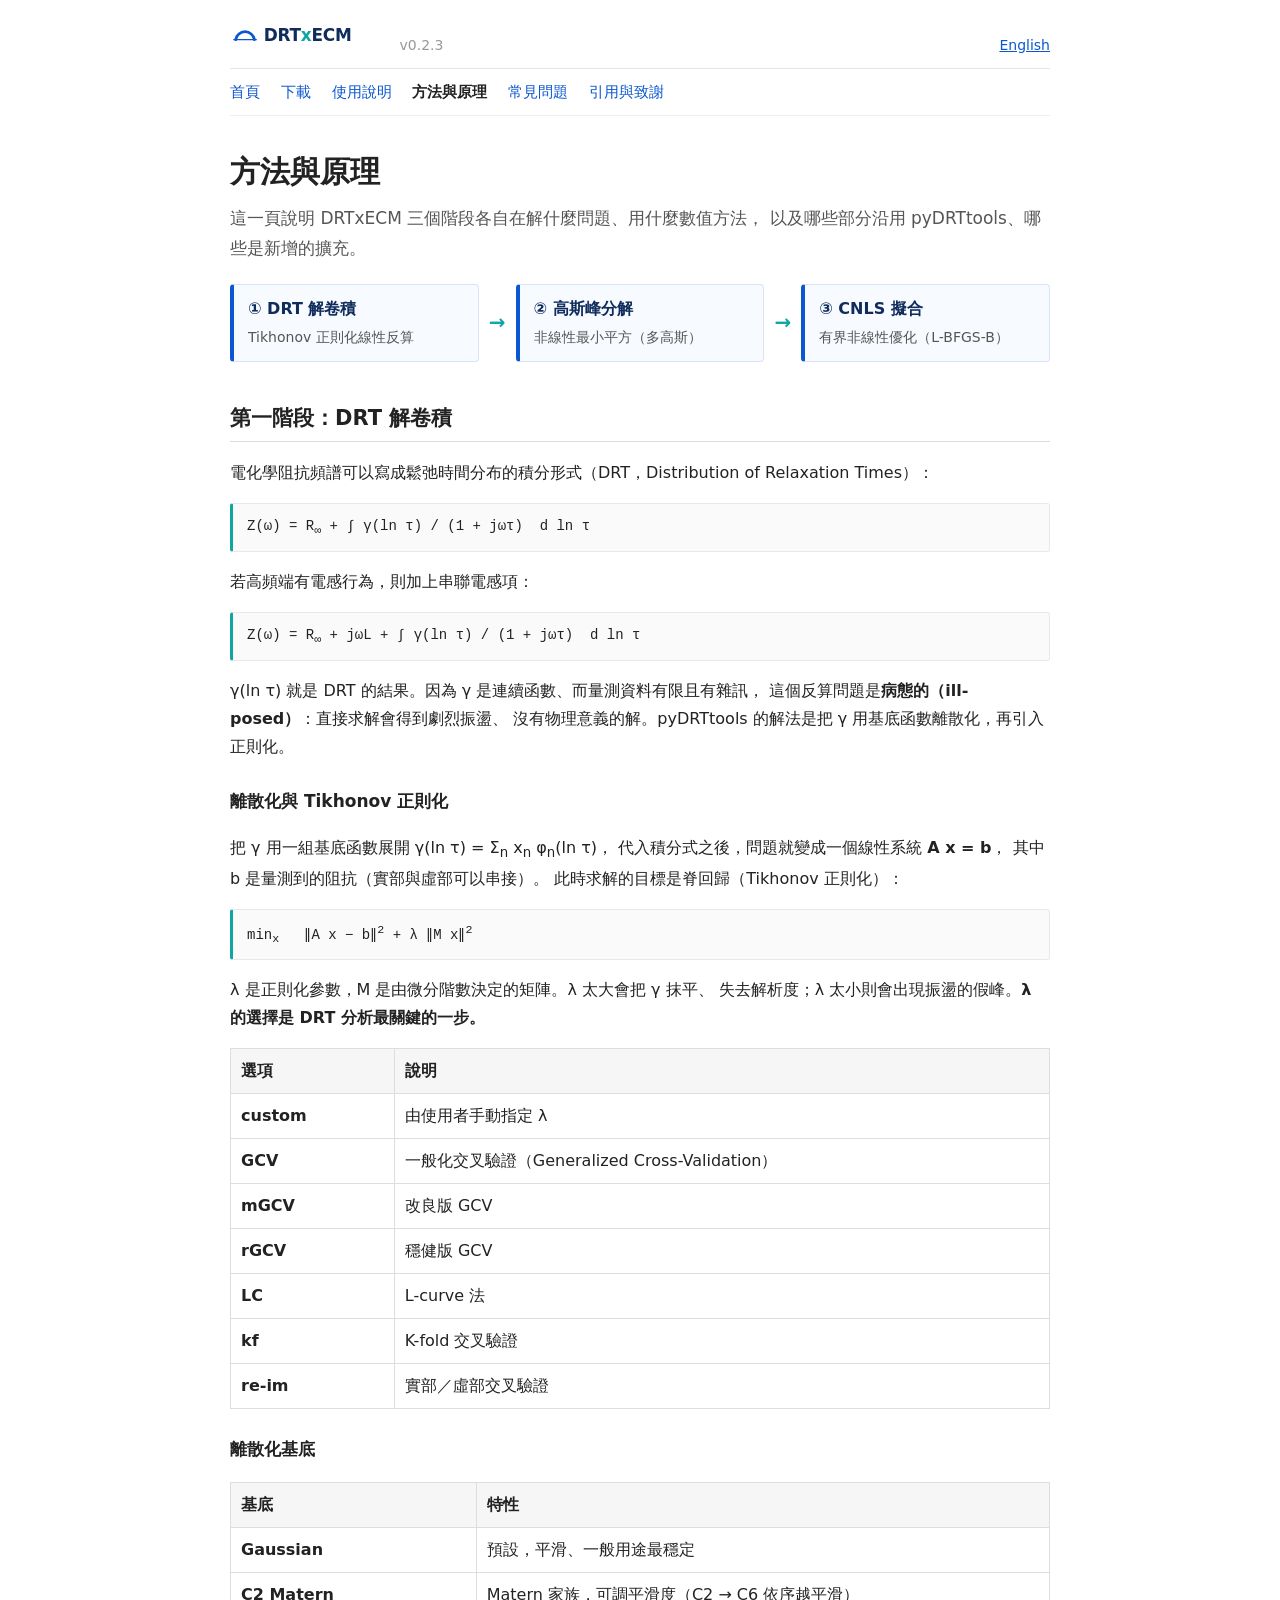
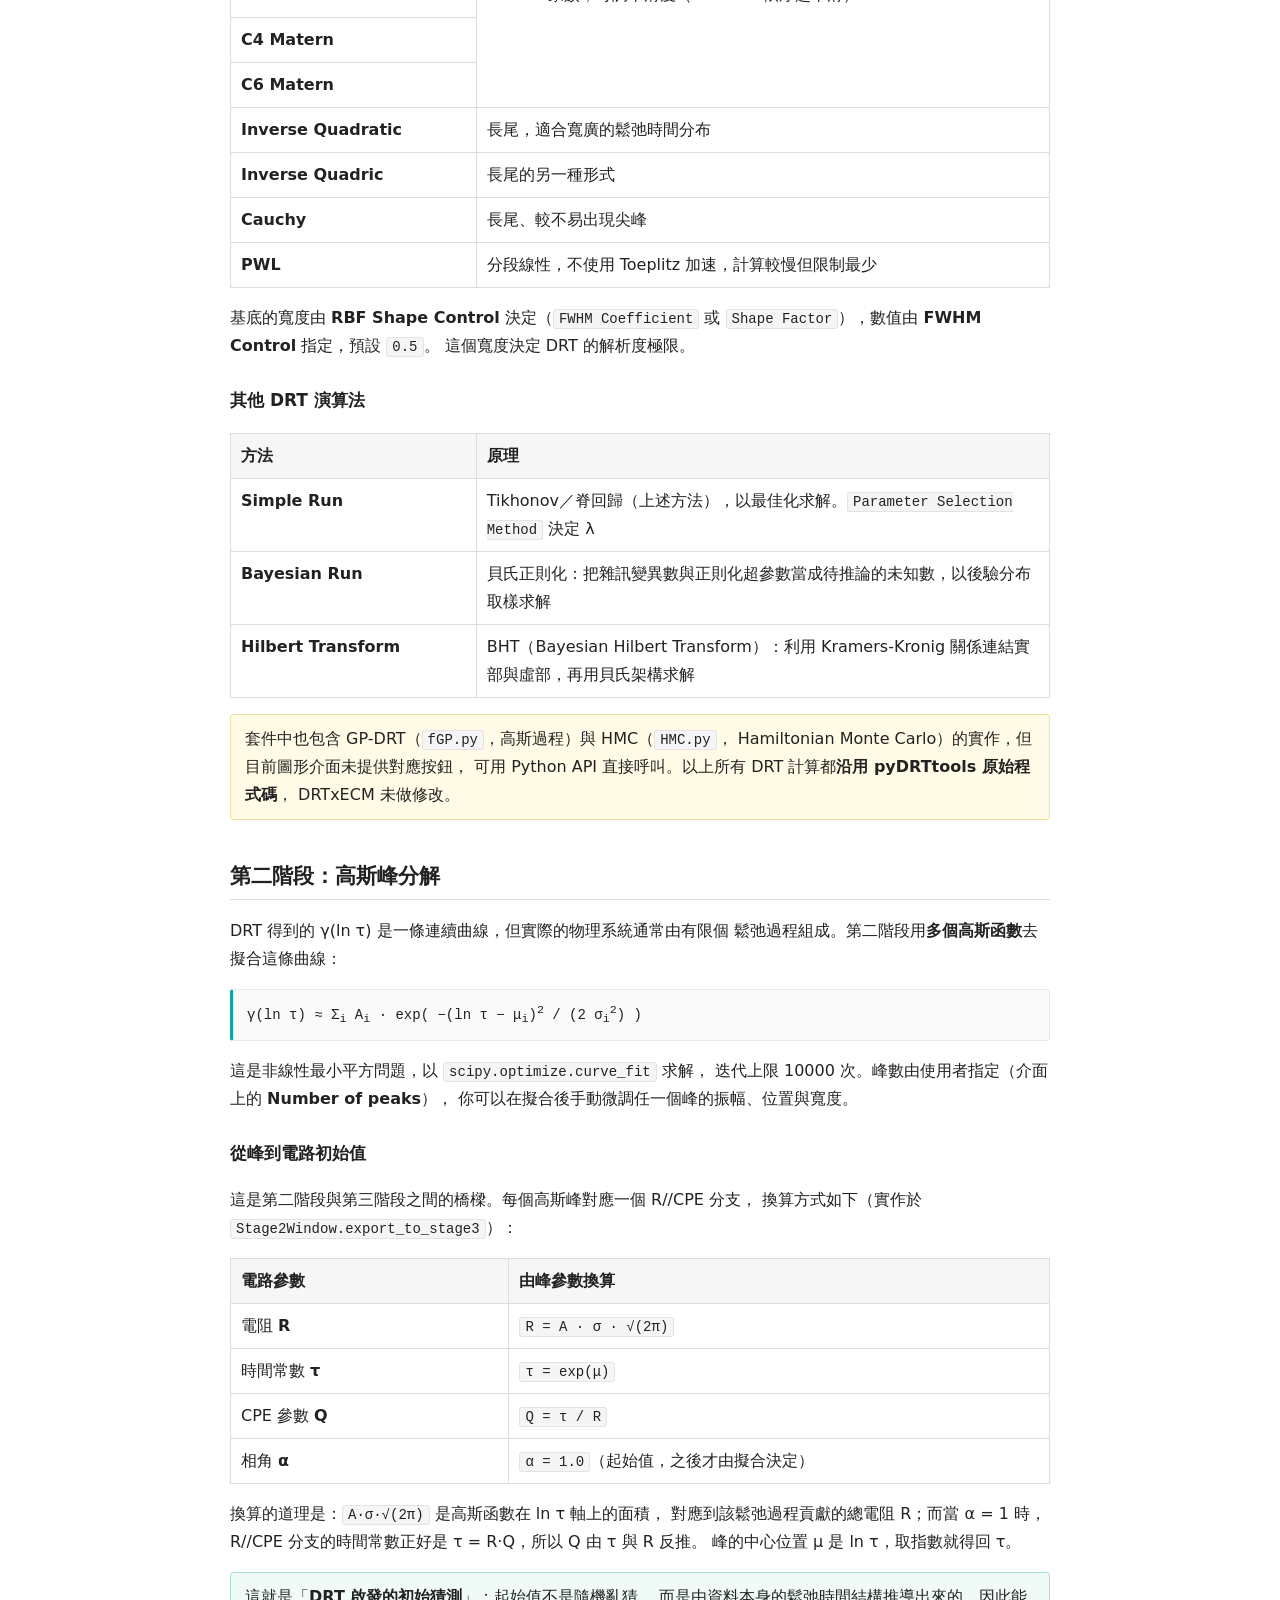
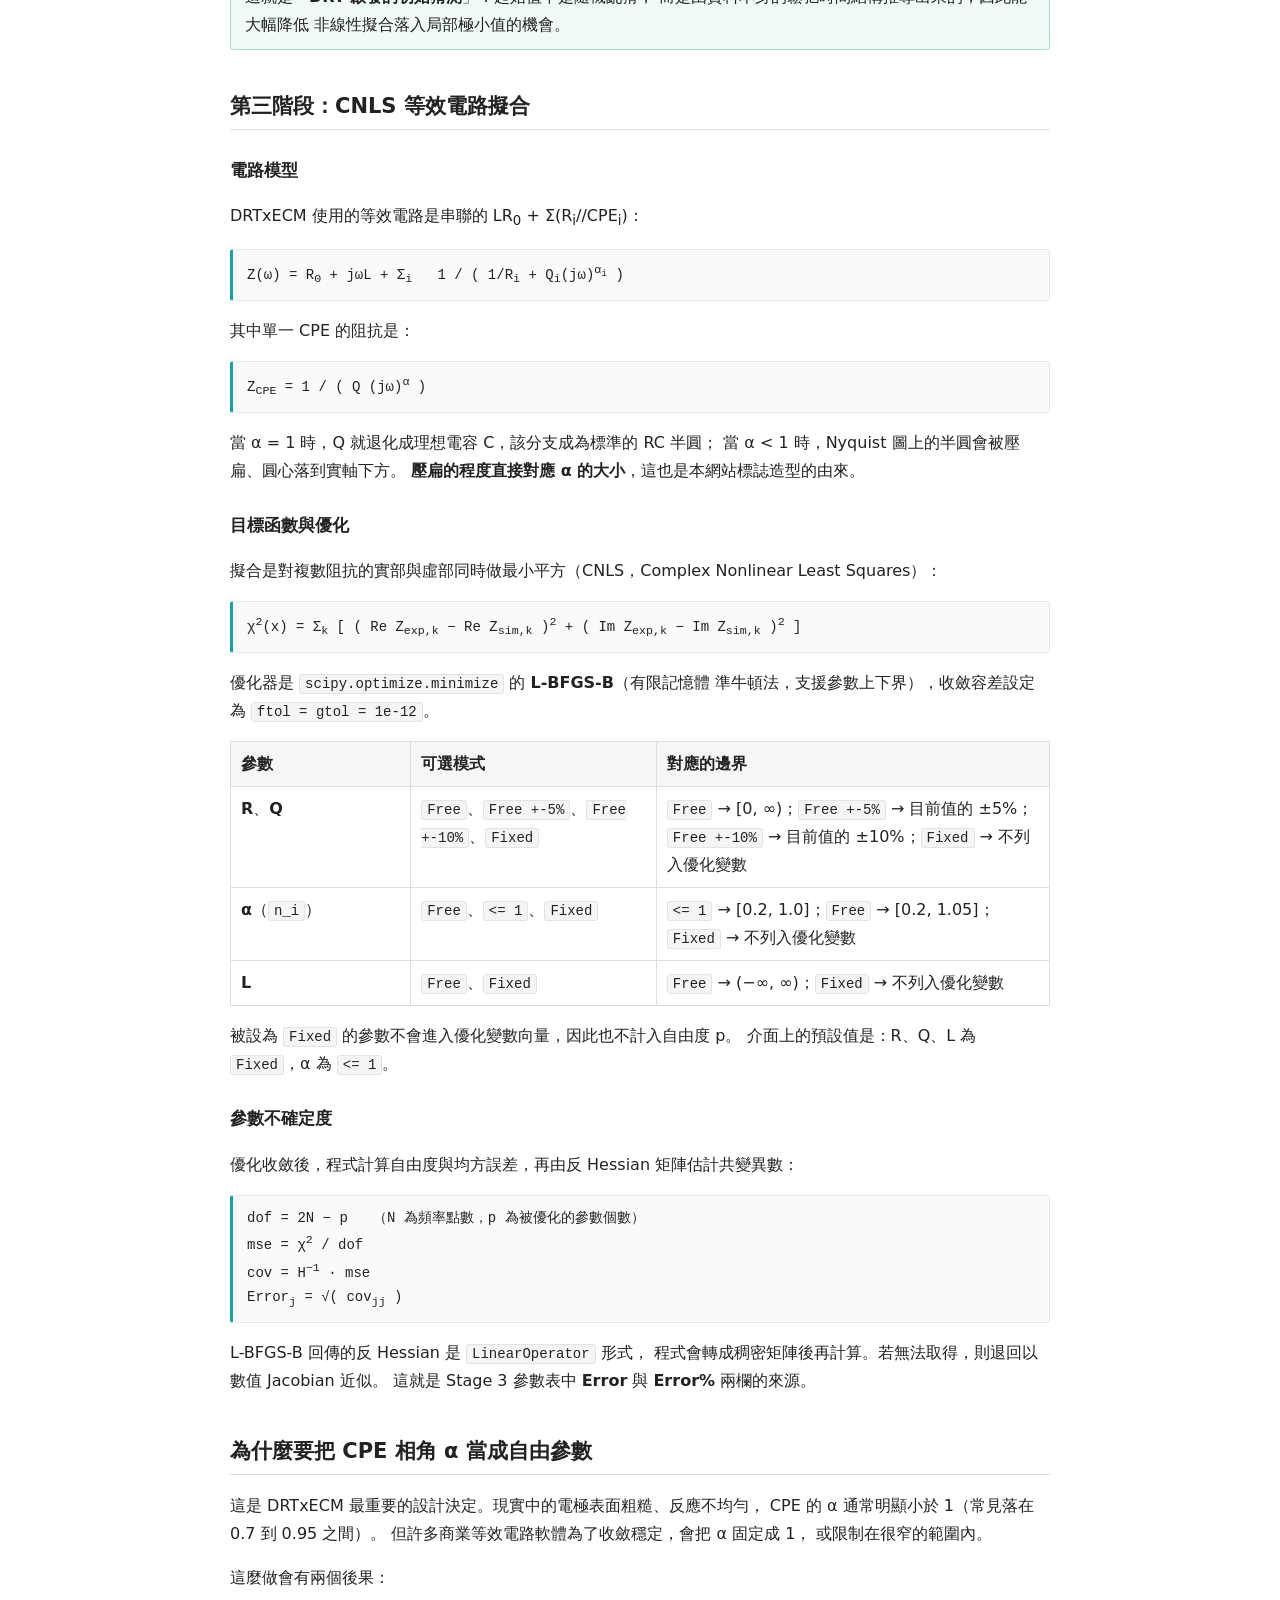
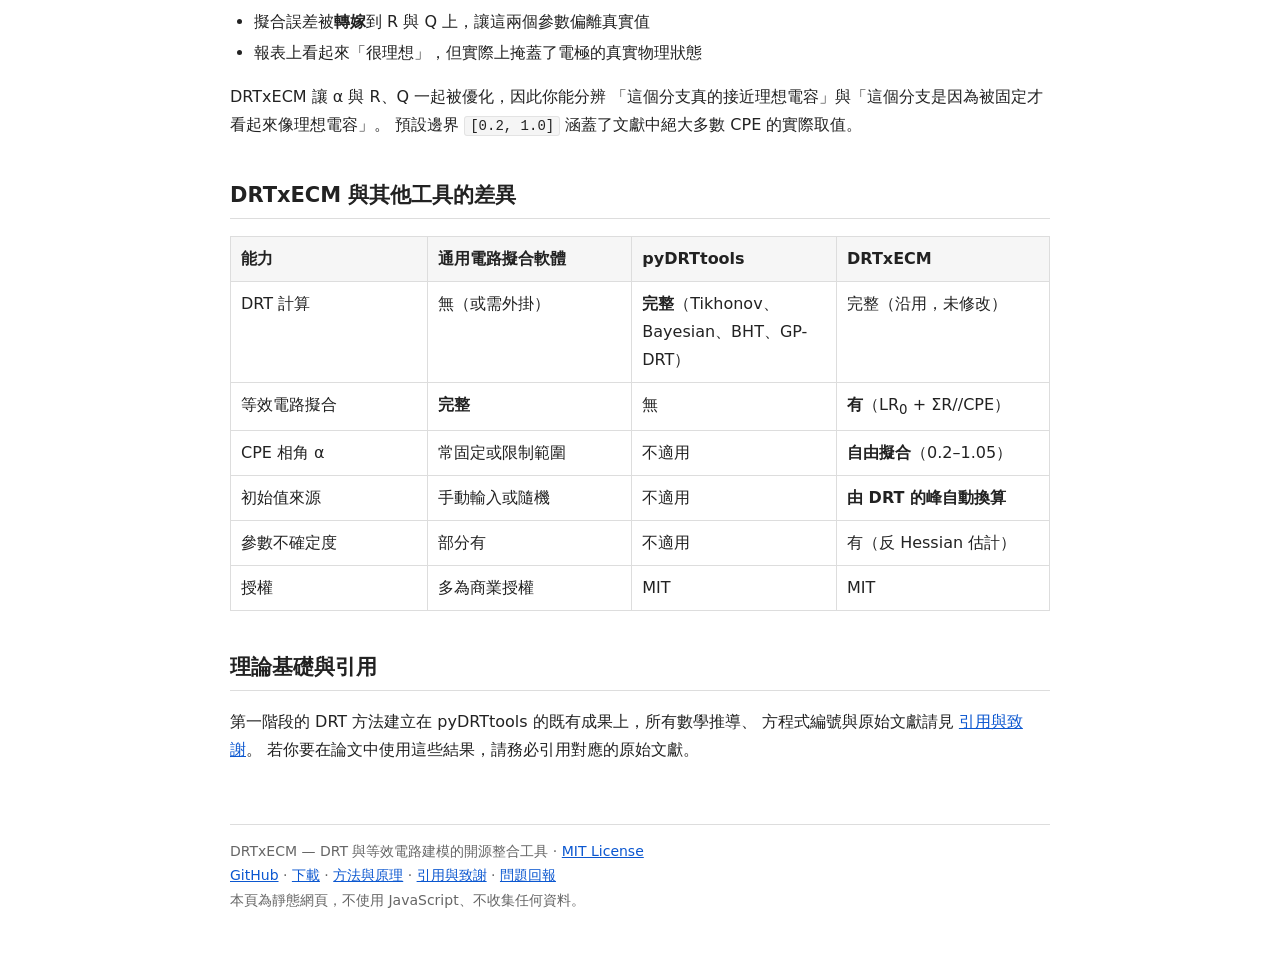
<file: method.html>
<!DOCTYPE html>
<html lang="zh-Hant">
<head>
<meta charset="utf-8">
<meta name="viewport" content="width=device-width, initial-scale=1">
<title>方法與原理 - DRTxECM</title>
<meta name="description" content="DRTxECM 的三階段方法：DRT 解卷積與 Tikhonov 正則化、高斯峰分解與 R//CPE 初始值換算、等效電路 CNLS 擬合與參數不確定度估計。">
<link rel="canonical" href="https://drtxecm.billlinch.com/method.html">
<link rel="alternate" hreflang="zh-Hant" href="https://drtxecm.billlinch.com/method.html">
<link rel="alternate" hreflang="en" href="https://drtxecm.billlinch.com/en/method.html">
<link rel="alternate" hreflang="x-default" href="https://drtxecm.billlinch.com/method.html">
<link rel="icon" href="/favicon.ico" sizes="any">
<link rel="icon" type="image/png" sizes="96x96" href="/assets/favicon-96.png">
<link rel="apple-touch-icon" href="/assets/apple-touch-icon.png">
<meta property="og:type" content="website">
<meta property="og:url" content="https://drtxecm.billlinch.com/method.html">
<meta property="og:title" content="方法與原理 - DRTxECM">
<meta property="og:description" content="DRT 解卷積、高斯峰分解、CNLS 等效電路擬合的數學與實作細節。">
<meta property="og:image" content="https://drtxecm.billlinch.com/assets/og-image.png">
<meta name="twitter:card" content="summary_large_image">
<link rel="stylesheet" href="assets/style.css">
</head>
<body>

<header class="site">
  <p class="brand"><a href="index.html"><img src="assets/logo.svg" alt="DRTxECM" height="30"></a></p>
  <span class="ver">v0.2.3</span>
  <span class="spacer"></span>
  <span class="lang"><a href="en/method.html">English</a></span>
</header>

<nav class="site">
  <a href="index.html">首頁</a>
  <a href="download.html">下載</a>
  <a href="guide.html">使用說明</a>
  <a class="here" href="method.html">方法與原理</a>
  <a href="faq.html">常見問題</a>
  <a href="cite.html">引用與致謝</a>
</nav>

<h1>方法與原理</h1>
<p class="lead">
這一頁說明 DRTxECM 三個階段各自在解什麼問題、用什麼數值方法，
以及哪些部分沿用 pyDRTtools、哪些是新增的擴充。
</p>

<div class="pipe">
  <div class="step"><b>① DRT 解卷積</b><span>Tikhonov 正則化線性反算</span></div>
  <div class="arw">&rarr;</div>
  <div class="step"><b>② 高斯峰分解</b><span>非線性最小平方（多高斯）</span></div>
  <div class="arw">&rarr;</div>
  <div class="step"><b>③ CNLS 擬合</b><span>有界非線性優化（L-BFGS-B）</span></div>
</div>

<h2>第一階段：DRT 解卷積</h2>

<p>
電化學阻抗頻譜可以寫成鬆弛時間分布的積分形式（DRT，Distribution of Relaxation Times）：
</p>

<div class="formula">Z(&omega;) = R<sub>&infin;</sub> + &int; γ(ln τ) / (1 + j&omega;τ) &nbsp;d ln τ</div>

<p>
若高頻端有電感行為，則加上串聯電感項：
</p>

<div class="formula">Z(&omega;) = R<sub>&infin;</sub> + j&omega;L + &int; γ(ln τ) / (1 + j&omega;τ) &nbsp;d ln τ</div>

<p>
γ(ln τ) 就是 DRT 的結果。因為 γ 是連續函數、而量測資料有限且有雜訊，
這個反算問題是<b>病態的（ill-posed）</b>：直接求解會得到劇烈振盪、
沒有物理意義的解。pyDRTtools 的解法是把 γ 用基底函數離散化，再引入正則化。
</p>

<h3>離散化與 Tikhonov 正則化</h3>

<p>
把 γ 用一組基底函數展開 γ(ln τ) = &Sigma;<sub>n</sub> x<sub>n</sub> φ<sub>n</sub>(ln τ)，
代入積分式之後，問題就變成一個線性系統 <b>A x = b</b>，
其中 b 是量測到的阻抗（實部與虛部可以串接）。
此時求解的目標是脊回歸（Tikhonov 正則化）：
</p>

<div class="formula">min<sub>x</sub> &nbsp; &#8214;A x &minus; b&#8214;<sup>2</sup> + λ &#8214;M x&#8214;<sup>2</sup></div>

<p>
λ 是正則化參數，M 是由微分階數決定的矩陣。λ 太大會把 γ 抹平、
失去解析度；λ 太小則會出現振盪的假峰。<b>λ 的選擇是 DRT 分析最關鍵的一步。</b>
</p>

<table>
  <tr><th style="width:20%">選項</th><th>說明</th></tr>
  <tr><td><b>custom</b></td><td>由使用者手動指定 λ</td></tr>
  <tr><td><b>GCV</b></td><td>一般化交叉驗證（Generalized Cross-Validation）</td></tr>
  <tr><td><b>mGCV</b></td><td>改良版 GCV</td></tr>
  <tr><td><b>rGCV</b></td><td>穩健版 GCV</td></tr>
  <tr><td><b>LC</b></td><td>L-curve 法</td></tr>
  <tr><td><b>kf</b></td><td>K-fold 交叉驗證</td></tr>
  <tr><td><b>re-im</b></td><td>實部／虛部交叉驗證</td></tr>
</table>

<h3>離散化基底</h3>

<table>
  <tr><th style="width:30%">基底</th><th>特性</th></tr>
  <tr><td><b>Gaussian</b></td><td>預設，平滑、一般用途最穩定</td></tr>
  <tr><td><b>C2 Matern</b></td><td rowspan="3">Matern 家族，可調平滑度（C2 → C6 依序越平滑）</td></tr>
  <tr><td><b>C4 Matern</b></td></tr>
  <tr><td><b>C6 Matern</b></td></tr>
  <tr><td><b>Inverse Quadratic</b></td><td>長尾，適合寬廣的鬆弛時間分布</td></tr>
  <tr><td><b>Inverse Quadric</b></td><td>長尾的另一種形式</td></tr>
  <tr><td><b>Cauchy</b></td><td>長尾、較不易出現尖峰</td></tr>
  <tr><td><b>PWL</b></td><td>分段線性，不使用 Toeplitz 加速，計算較慢但限制最少</td></tr>
</table>

<p>
基底的寬度由 <b>RBF Shape Control</b> 決定（<code>FWHM Coefficient</code> 或
<code>Shape Factor</code>），數值由 <b>FWHM Control</b> 指定，預設 <code>0.5</code>。
這個寬度決定 DRT 的解析度極限。
</p>

<h3>其他 DRT 演算法</h3>

<table>
  <tr><th style="width:30%">方法</th><th>原理</th></tr>
  <tr>
    <td><b>Simple Run</b></td>
    <td>Tikhonov／脊回歸（上述方法），以最佳化求解。<code>Parameter Selection Method</code> 決定 λ</td>
  </tr>
  <tr>
    <td><b>Bayesian Run</b></td>
    <td>貝氏正則化：把雜訊變異數與正則化超參數當成待推論的未知數，以後驗分布取樣求解</td>
  </tr>
  <tr>
    <td><b>Hilbert Transform</b></td>
    <td>BHT（Bayesian Hilbert Transform）：利用 Kramers-Kronig 關係連結實部與虛部，再用貝氏架構求解</td>
  </tr>
</table>

<p class="note">
套件中也包含 GP-DRT（<code>fGP.py</code>，高斯過程）與 HMC（<code>HMC.py</code>，
Hamiltonian Monte Carlo）的實作，但目前圖形介面未提供對應按鈕，
可用 Python API 直接呼叫。以上所有 DRT 計算都<b>沿用 pyDRTtools 原始程式碼</b>，
DRTxECM 未做修改。
</p>

<h2>第二階段：高斯峰分解</h2>

<p>
DRT 得到的 γ(ln τ) 是一條連續曲線，但實際的物理系統通常由有限個
鬆弛過程組成。第二階段用<b>多個高斯函數</b>去擬合這條曲線：
</p>

<div class="formula">γ(ln τ) &asymp; &Sigma;<sub>i</sub> A<sub>i</sub> · exp( &minus;(ln τ &minus; &mu;<sub>i</sub>)<sup>2</sup> / (2 &sigma;<sub>i</sub><sup>2</sup>) )</div>

<p>
這是非線性最小平方問題，以 <code>scipy.optimize.curve_fit</code> 求解，
迭代上限 10000 次。峰數由使用者指定（介面上的 <b>Number of peaks</b>），
你可以在擬合後手動微調任一個峰的振幅、位置與寬度。
</p>

<h3>從峰到電路初始值</h3>

<p>
這是第二階段與第三階段之間的橋樑。每個高斯峰對應一個 R//CPE 分支，
換算方式如下（實作於 <code>Stage2Window.export_to_stage3</code>）：
</p>

<table>
  <tr><th style="width:34%">電路參數</th><th>由峰參數換算</th></tr>
  <tr><td>電阻 <b>R</b></td><td><code>R = A · &sigma; · &radic;(2&pi;)</code></td></tr>
  <tr><td>時間常數 <b>&tau;</b></td><td><code>&tau; = exp(&mu;)</code></td></tr>
  <tr><td>CPE 參數 <b>Q</b></td><td><code>Q = &tau; / R</code></td></tr>
  <tr><td>相角 <b>&alpha;</b></td><td><code>&alpha; = 1.0</code>（起始值，之後才由擬合決定）</td></tr>
</table>

<p>
換算的道理是：<code>A·&sigma;·&radic;(2&pi;)</code> 是高斯函數在 ln τ 軸上的面積，
對應到該鬆弛過程貢獻的總電阻 R；而當 &alpha; = 1 時，
R//CPE 分支的時間常數正好是 &tau; = R·Q，所以 Q 由 &tau; 與 R 反推。
峰的中心位置 &mu; 是 ln τ，取指數就得回 &tau;。
</p>

<p class="ok">
這就是「<b>DRT 啟發的初始猜測</b>」：起始值不是隨機亂猜，
而是由資料本身的鬆弛時間結構推導出來的，因此能大幅降低
非線性擬合落入局部極小值的機會。
</p>

<h2>第三階段：CNLS 等效電路擬合</h2>

<h3>電路模型</h3>

<p>DRTxECM 使用的等效電路是串聯的 LR<sub>0</sub> + &Sigma;(R<sub>i</sub>//CPE<sub>i</sub>)：</p>

<div class="formula">Z(&omega;) = R<sub>0</sub> + j&omega;L + &Sigma;<sub>i</sub> &nbsp; 1 / ( 1/R<sub>i</sub> + Q<sub>i</sub>(j&omega;)<sup>&alpha;<sub>i</sub></sup> )</div>

<p>其中單一 CPE 的阻抗是：</p>

<div class="formula">Z<sub>CPE</sub> = 1 / ( Q (j&omega;)<sup>&alpha;</sup> )</div>

<p>
當 &alpha; = 1 時，Q 就退化成理想電容 C，該分支成為標準的 RC 半圓；
當 &alpha; &lt; 1 時，Nyquist 圖上的半圓會被壓扁、圓心落到實軸下方。
<b>壓扁的程度直接對應 &alpha; 的大小</b>，這也是本網站標誌造型的由來。
</p>

<h3>目標函數與優化</h3>

<p>擬合是對複數阻抗的實部與虛部同時做最小平方（CNLS，Complex Nonlinear Least Squares）：</p>

<div class="formula">&chi;<sup>2</sup>(x) = &Sigma;<sub>k</sub> [ ( Re Z<sub>exp,k</sub> &minus; Re Z<sub>sim,k</sub> )<sup>2</sup> + ( Im Z<sub>exp,k</sub> &minus; Im Z<sub>sim,k</sub> )<sup>2</sup> ]</div>

<p>
優化器是 <code>scipy.optimize.minimize</code> 的 <b>L-BFGS-B</b>（有限記憶體
準牛頓法，支援參數上下界），收斂容差設定為 <code>ftol = gtol = 1e-12</code>。
</p>

<table>
  <tr><th style="width:22%">參數</th><th style="width:30%">可選模式</th><th>對應的邊界</th></tr>
  <tr>
    <td><b>R</b>、<b>Q</b></td>
    <td><code>Free</code>、<code>Free +-5%</code>、<code>Free +-10%</code>、<code>Fixed</code></td>
    <td><code>Free</code> → [0, &infin;)；<code>Free +-5%</code> → 目前值的 &plusmn;5%；<code>Free +-10%</code> → 目前值的 &plusmn;10%；<code>Fixed</code> → 不列入優化變數</td>
  </tr>
  <tr>
    <td><b>&alpha;</b>（<code>n_i</code>）</td>
    <td><code>Free</code>、<code>&lt;= 1</code>、<code>Fixed</code></td>
    <td><code>&lt;= 1</code> → [0.2, 1.0]；<code>Free</code> → [0.2, 1.05]；<code>Fixed</code> → 不列入優化變數</td>
  </tr>
  <tr>
    <td><b>L</b></td>
    <td><code>Free</code>、<code>Fixed</code></td>
    <td><code>Free</code> → (&minus;&infin;, &infin;)；<code>Fixed</code> → 不列入優化變數</td>
  </tr>
</table>

<p>
被設為 <code>Fixed</code> 的參數不會進入優化變數向量，因此也不計入自由度 p。
介面上的預設值是：R、Q、L 為 <code>Fixed</code>，&alpha; 為 <code>&lt;= 1</code>。
</p>

<h3>參數不確定度</h3>

<p>
優化收斂後，程式計算自由度與均方誤差，再由反 Hessian 矩陣估計共變異數：
</p>

<div class="formula">
dof = 2N &minus; p &nbsp;&nbsp;（N 為頻率點數，p 為被優化的參數個數）<br>
mse = &chi;<sup>2</sup> / dof<br>
cov = H<sup>&minus;1</sup> &middot; mse<br>
Error<sub>j</sub> = &radic;( cov<sub>jj</sub> )
</div>

<p>
L-BFGS-B 回傳的反 Hessian 是 <code>LinearOperator</code> 形式，
程式會轉成稠密矩陣後再計算。若無法取得，則退回以數值 Jacobian 近似。
這就是 Stage 3 參數表中 <b>Error</b> 與 <b>Error%</b> 兩欄的來源。
</p>

<h2>為什麼要把 CPE 相角 &alpha; 當成自由參數</h2>

<p>
這是 DRTxECM 最重要的設計決定。現實中的電極表面粗糙、反應不均勻，
CPE 的 &alpha; 通常明顯小於 1（常見落在 0.7 到 0.95 之間）。
但許多商業等效電路軟體為了收斂穩定，會把 &alpha; 固定成 1，
或限制在很窄的範圍內。
</p>

<p>這麼做會有兩個後果：</p>

<ul>
  <li>擬合誤差被<b>轉嫁</b>到 R 與 Q 上，讓這兩個參數偏離真實值</li>
  <li>報表上看起來「很理想」，但實際上掩蓋了電極的真實物理狀態</li>
</ul>

<p>
DRTxECM 讓 &alpha; 與 R、Q 一起被優化，因此你能分辨
「這個分支真的接近理想電容」與「這個分支是因為被固定才看起來像理想電容」。
預設邊界 <code>[0.2, 1.0]</code> 涵蓋了文獻中絕大多數 CPE 的實際取值。
</p>

<h2>DRTxECM 與其他工具的差異</h2>

<table>
  <tr>
    <th style="width:24%">能力</th>
    <th style="width:25%">通用電路擬合軟體</th>
    <th style="width:25%">pyDRTtools</th>
    <th>DRTxECM</th>
  </tr>
  <tr>
    <td>DRT 計算</td>
    <td>無（或需外掛）</td>
    <td><b>完整</b>（Tikhonov、Bayesian、BHT、GP-DRT）</td>
    <td>完整（沿用，未修改）</td>
  </tr>
  <tr>
    <td>等效電路擬合</td>
    <td><b>完整</b></td>
    <td>無</td>
    <td><b>有</b>（LR<sub>0</sub> + &Sigma;R//CPE）</td>
  </tr>
  <tr>
    <td>CPE 相角 &alpha;</td>
    <td>常固定或限制範圍</td>
    <td>不適用</td>
    <td><b>自由擬合</b>（0.2–1.05）</td>
  </tr>
  <tr>
    <td>初始值來源</td>
    <td>手動輸入或隨機</td>
    <td>不適用</td>
    <td><b>由 DRT 的峰自動換算</b></td>
  </tr>
  <tr>
    <td>參數不確定度</td>
    <td>部分有</td>
    <td>不適用</td>
    <td>有（反 Hessian 估計）</td>
  </tr>
  <tr>
    <td>授權</td>
    <td>多為商業授權</td>
    <td>MIT</td>
    <td>MIT</td>
  </tr>
</table>

<h2>理論基礎與引用</h2>

<p>
第一階段的 DRT 方法建立在 pyDRTtools 的既有成果上，所有數學推導、
方程式編號與原始文獻請見 <a href="cite.html">引用與致謝</a>。
若你要在論文中使用這些結果，請務必引用對應的原始文獻。
</p>

<footer class="site">
  DRTxECM — DRT 與等效電路建模的開源整合工具 ·
  <a href="https://github.com/Linch-Lab/DRTxECM/blob/master/LICENSE">MIT License</a><br>
  <a href="https://github.com/Linch-Lab/DRTxECM">GitHub</a> ·
  <a href="download.html">下載</a> ·
  <a href="method.html">方法與原理</a> ·
  <a href="cite.html">引用與致謝</a> ·
  <a href="https://github.com/Linch-Lab/DRTxECM/issues">問題回報</a><br>
  本頁為靜態網頁，不使用 JavaScript、不收集任何資料。
</footer>

</body>
</html>
</file>
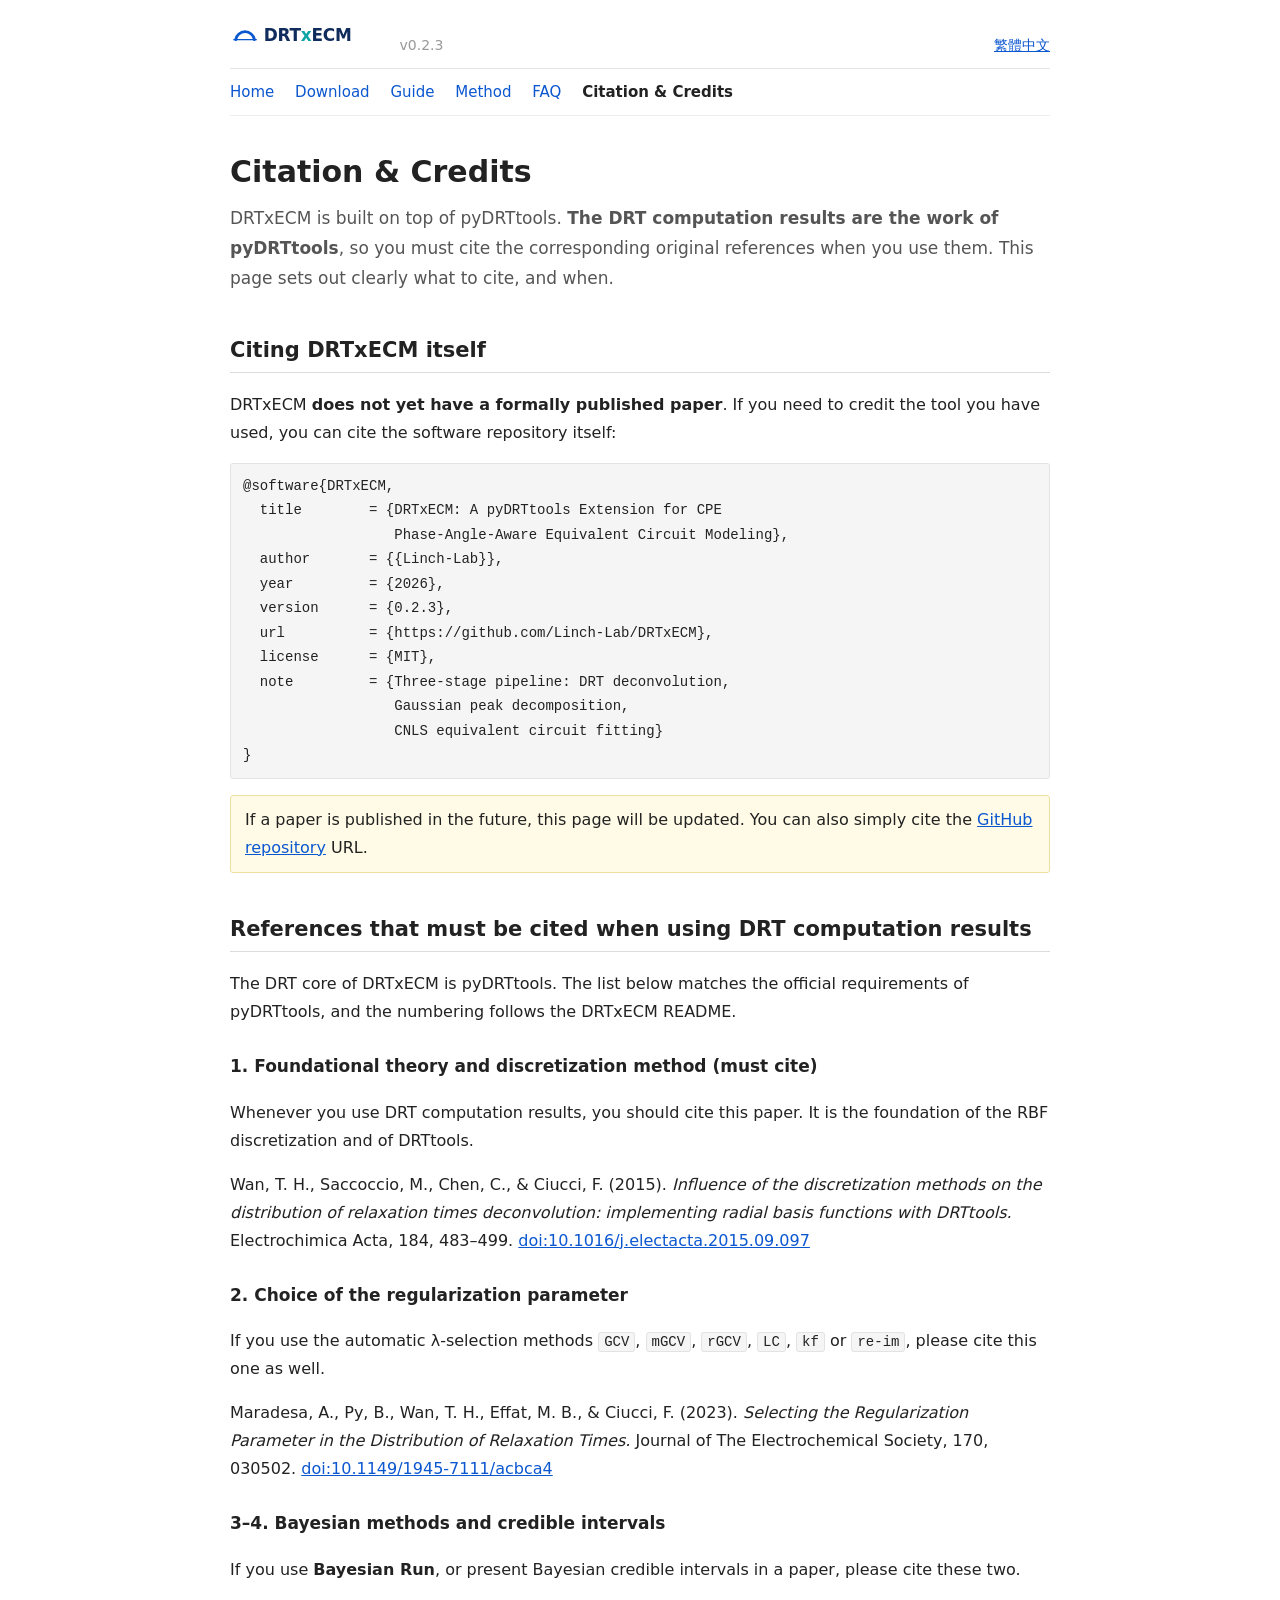
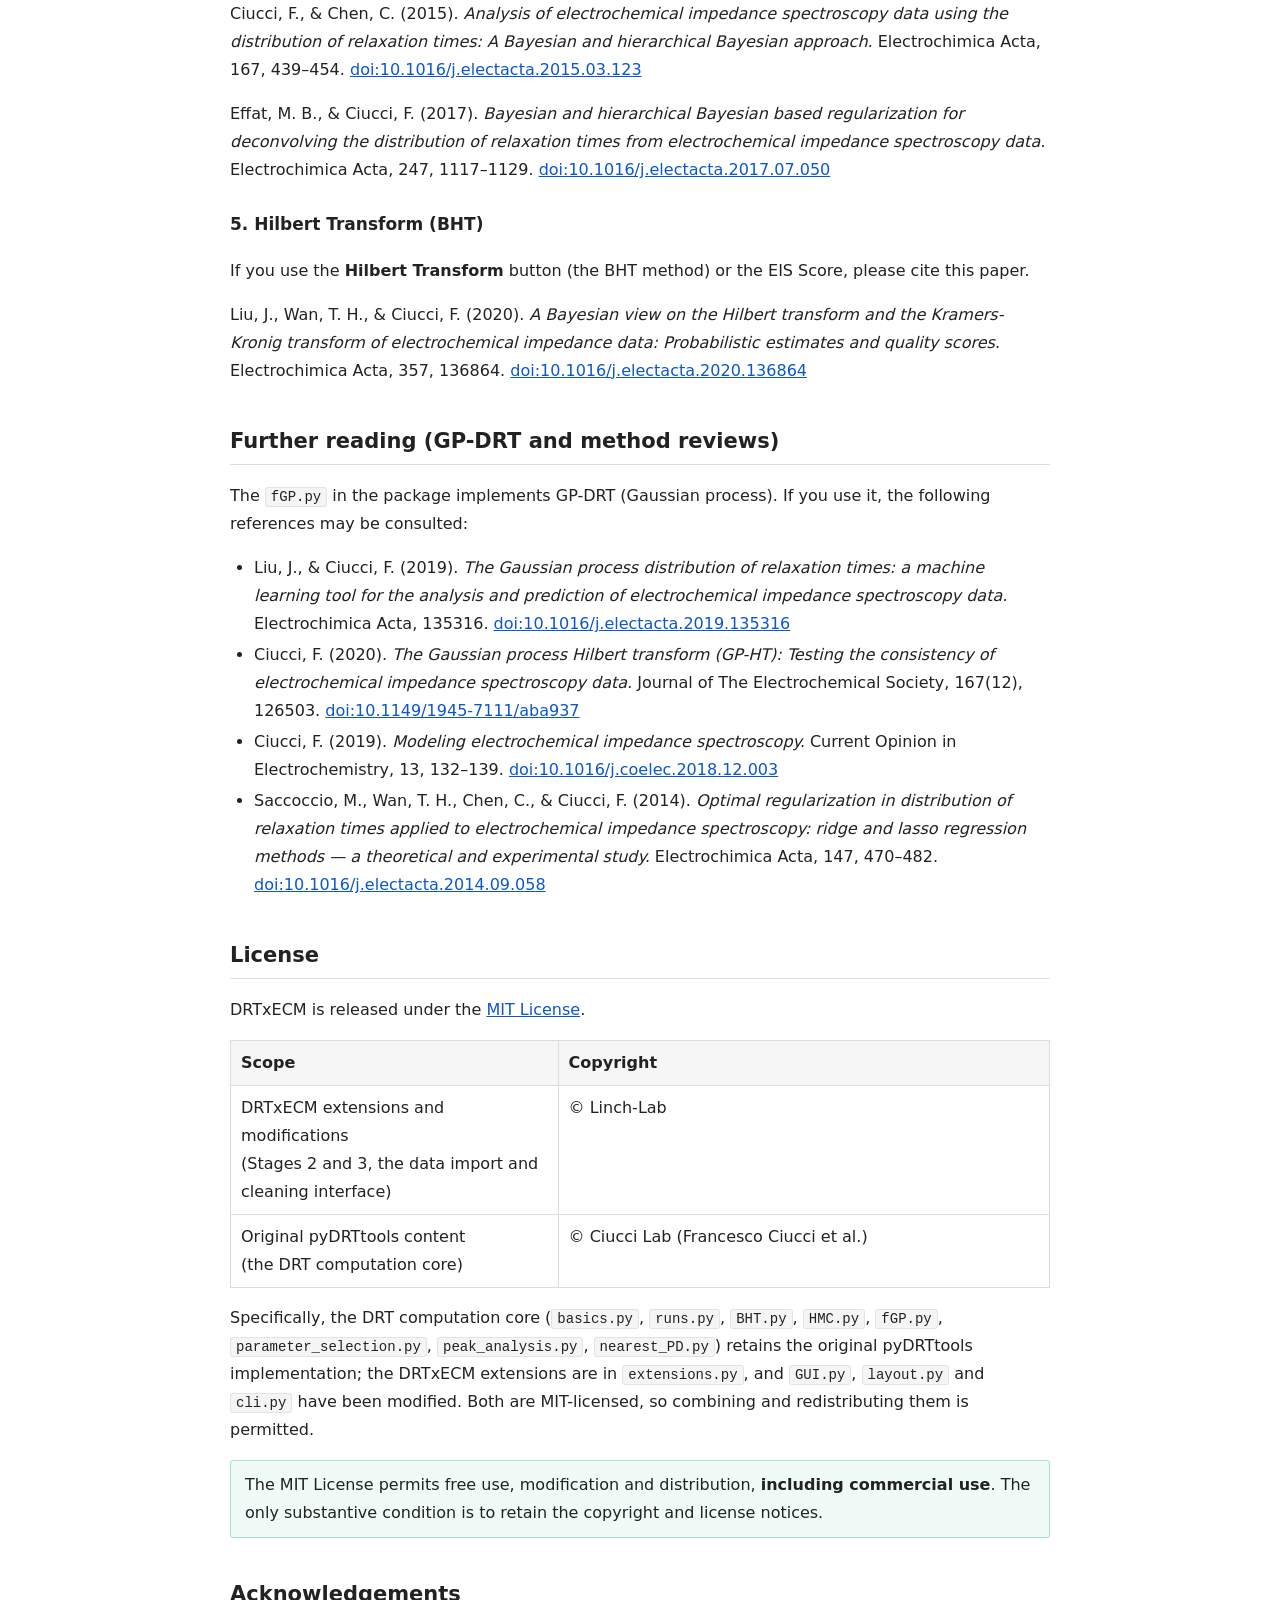
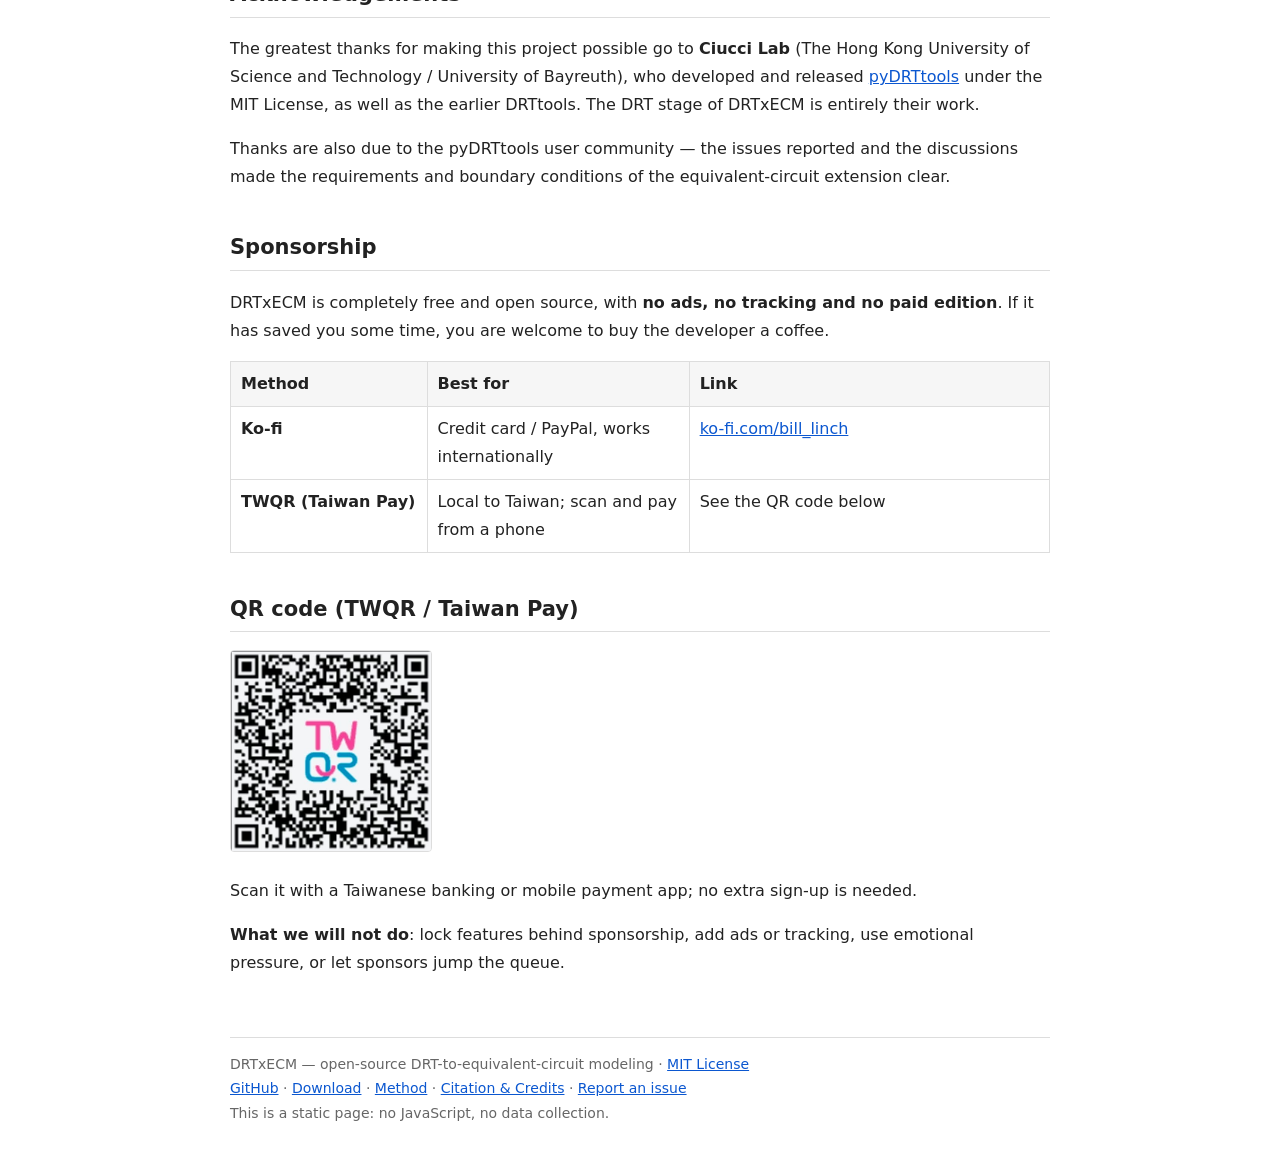
<file: en/cite.html>
<!DOCTYPE html>
<html lang="en">
<head>
<meta charset="utf-8">
<meta name="viewport" content="width=device-width, initial-scale=1">
<title>Citation &amp; Credits - DRTxECM</title>
<meta name="description" content="How to cite DRTxECM, the list of original pyDRTtools references that must be cited (with DOIs), license information and acknowledgements.">
<link rel="canonical" href="https://drtxecm.billlinch.com/en/cite.html">
<link rel="alternate" hreflang="en" href="https://drtxecm.billlinch.com/en/cite.html">
<link rel="alternate" hreflang="zh-Hant" href="https://drtxecm.billlinch.com/cite.html">
<link rel="alternate" hreflang="x-default" href="https://drtxecm.billlinch.com/cite.html">
<link rel="icon" href="/favicon.ico" sizes="any">
<link rel="icon" type="image/png" sizes="96x96" href="/assets/favicon-96.png">
<link rel="apple-touch-icon" href="/assets/apple-touch-icon.png">
<meta property="og:type" content="website">
<meta property="og:url" content="https://drtxecm.billlinch.com/en/cite.html">
<meta property="og:title" content="Citation &amp; Credits - DRTxECM">
<meta property="og:description" content="How to cite DRTxECM, the list of original pyDRTtools references that must be cited (with DOIs), license information and acknowledgements.">
<meta property="og:image" content="https://drtxecm.billlinch.com/assets/og-image.png">
<meta name="twitter:card" content="summary_large_image">
<link rel="stylesheet" href="../assets/style.css">
</head>
<body>

<header class="site">
  <p class="brand"><a href="index.html"><img src="../assets/logo.svg" alt="DRTxECM" height="30"></a></p>
  <span class="ver">v0.2.3</span>
  <span class="spacer"></span>
  <span class="lang"><a href="../cite.html">繁體中文</a></span>
</header>

<nav class="site">
  <a href="index.html">Home</a>
  <a href="download.html">Download</a>
  <a href="guide.html">Guide</a>
  <a href="method.html">Method</a>
  <a href="faq.html">FAQ</a>
  <a class="here" href="cite.html">Citation &amp; Credits</a>
</nav>

<h1>Citation &amp; Credits</h1>
<p class="lead">
DRTxECM is built on top of pyDRTtools. <b>The DRT computation results are the work of pyDRTtools</b>,
so you must cite the corresponding original references when you use them. This page sets out clearly
what to cite, and when.
</p>

<h2>Citing DRTxECM itself</h2>

<p>
DRTxECM <b>does not yet have a formally published paper</b>. If you need to credit the tool you have
used, you can cite the software repository itself:
</p>

<pre>@software{DRTxECM,
  title        = {DRTxECM: A pyDRTtools Extension for CPE
                  Phase-Angle-Aware Equivalent Circuit Modeling},
  author       = {{Linch-Lab}},
  year         = {2026},
  version      = {0.2.3},
  url          = {https://github.com/Linch-Lab/DRTxECM},
  license      = {MIT},
  note         = {Three-stage pipeline: DRT deconvolution,
                  Gaussian peak decomposition,
                  CNLS equivalent circuit fitting}
}</pre>

<p class="note">
If a paper is published in the future, this page will be updated. You can also simply cite the
<a href="https://github.com/Linch-Lab/DRTxECM">GitHub repository</a> URL.
</p>

<h2>References that must be cited when using DRT computation results</h2>

<p>
The DRT core of DRTxECM is pyDRTtools. The list below matches the official requirements of pyDRTtools,
and the numbering follows the DRTxECM README.
</p>

<h3>1. Foundational theory and discretization method (<b>must cite</b>)</h3>
<p>
Whenever you use DRT computation results, you should cite this paper. It is the foundation of the RBF
discretization and of DRTtools.
</p>
<p>
Wan, T. H., Saccoccio, M., Chen, C., &amp; Ciucci, F. (2015).
<i>Influence of the discretization methods on the distribution of relaxation times
deconvolution: implementing radial basis functions with DRTtools.</i>
Electrochimica Acta, 184, 483&ndash;499.
<a href="https://doi.org/10.1016/j.electacta.2015.09.097">doi:10.1016/j.electacta.2015.09.097</a>
</p>

<h3>2. Choice of the regularization parameter</h3>
<p>
If you use the automatic λ-selection methods <code>GCV</code>, <code>mGCV</code>, <code>rGCV</code>,
<code>LC</code>, <code>kf</code> or <code>re-im</code>, please cite this one as well.
</p>
<p>
Maradesa, A., Py, B., Wan, T. H., Effat, M. B., &amp; Ciucci, F. (2023).
<i>Selecting the Regularization Parameter in the Distribution of Relaxation Times.</i>
Journal of The Electrochemical Society, 170, 030502.
<a href="https://doi.org/10.1149/1945-7111/acbca4">doi:10.1149/1945-7111/acbca4</a>
</p>

<h3>3&ndash;4. Bayesian methods and credible intervals</h3>
<p>
If you use <b>Bayesian Run</b>, or present Bayesian credible intervals in a paper, please cite these
two.
</p>
<p>
Ciucci, F., &amp; Chen, C. (2015).
<i>Analysis of electrochemical impedance spectroscopy data using the distribution of
relaxation times: A Bayesian and hierarchical Bayesian approach.</i>
Electrochimica Acta, 167, 439&ndash;454.
<a href="https://doi.org/10.1016/j.electacta.2015.03.123">doi:10.1016/j.electacta.2015.03.123</a>
</p>
<p>
Effat, M. B., &amp; Ciucci, F. (2017).
<i>Bayesian and hierarchical Bayesian based regularization for deconvolving the
distribution of relaxation times from electrochemical impedance spectroscopy data.</i>
Electrochimica Acta, 247, 1117&ndash;1129.
<a href="https://doi.org/10.1016/j.electacta.2017.07.050">doi:10.1016/j.electacta.2017.07.050</a>
</p>

<h3>5. Hilbert Transform (BHT)</h3>
<p>
If you use the <b>Hilbert Transform</b> button (the BHT method) or the EIS Score, please cite this
paper.
</p>
<p>
Liu, J., Wan, T. H., &amp; Ciucci, F. (2020).
<i>A Bayesian view on the Hilbert transform and the Kramers-Kronig transform of
electrochemical impedance data: Probabilistic estimates and quality scores.</i>
Electrochimica Acta, 357, 136864.
<a href="https://doi.org/10.1016/j.electacta.2020.136864">doi:10.1016/j.electacta.2020.136864</a>
</p>

<h2>Further reading (GP-DRT and method reviews)</h2>

<p>
The <code>fGP.py</code> in the package implements GP-DRT (Gaussian process). If you use it, the
following references may be consulted:
</p>

<ul>
  <li>
    Liu, J., &amp; Ciucci, F. (2019).
    <i>The Gaussian process distribution of relaxation times: a machine learning tool
    for the analysis and prediction of electrochemical impedance spectroscopy data.</i>
    Electrochimica Acta, 135316.
    <a href="https://doi.org/10.1016/j.electacta.2019.135316">doi:10.1016/j.electacta.2019.135316</a>
  </li>
  <li>
    Ciucci, F. (2020).
    <i>The Gaussian process Hilbert transform (GP-HT): Testing the consistency of
    electrochemical impedance spectroscopy data.</i>
    Journal of The Electrochemical Society, 167(12), 126503.
    <a href="https://doi.org/10.1149/1945-7111/aba937">doi:10.1149/1945-7111/aba937</a>
  </li>
  <li>
    Ciucci, F. (2019).
    <i>Modeling electrochemical impedance spectroscopy.</i>
    Current Opinion in Electrochemistry, 13, 132&ndash;139.
    <a href="https://doi.org/10.1016/j.coelec.2018.12.003">doi:10.1016/j.coelec.2018.12.003</a>
  </li>
  <li>
    Saccoccio, M., Wan, T. H., Chen, C., &amp; Ciucci, F. (2014).
    <i>Optimal regularization in distribution of relaxation times applied to
    electrochemical impedance spectroscopy: ridge and lasso regression methods &mdash;
    a theoretical and experimental study.</i>
    Electrochimica Acta, 147, 470&ndash;482.
    <a href="https://doi.org/10.1016/j.electacta.2014.09.058">doi:10.1016/j.electacta.2014.09.058</a>
  </li>
</ul>

<h2>License</h2>

<p>
DRTxECM is released under the <a href="https://github.com/Linch-Lab/DRTxECM/blob/master/LICENSE">MIT License</a>.
</p>

<table>
  <tr><th style="width:40%">Scope</th><th>Copyright</th></tr>
  <tr>
    <td>DRTxECM extensions and modifications<br>(Stages 2 and 3, the data import and cleaning interface)</td>
    <td>&copy; Linch-Lab</td>
  </tr>
  <tr>
    <td>Original pyDRTtools content<br>(the DRT computation core)</td>
    <td>&copy; Ciucci Lab (Francesco Ciucci et al.)</td>
  </tr>
</table>

<p>
Specifically, the DRT computation core (<code>basics.py</code>, <code>runs.py</code>,
<code>BHT.py</code>, <code>HMC.py</code>, <code>fGP.py</code>,
<code>parameter_selection.py</code>, <code>peak_analysis.py</code>, <code>nearest_PD.py</code>)
retains the original pyDRTtools implementation; the DRTxECM extensions are in
<code>extensions.py</code>, and <code>GUI.py</code>, <code>layout.py</code> and <code>cli.py</code>
have been modified. Both are MIT-licensed, so combining and redistributing them is permitted.
</p>

<p class="ok">
The MIT License permits free use, modification and distribution, <b>including commercial use</b>.
The only substantive condition is to retain the copyright and license notices.
</p>

<h2>Acknowledgements</h2>

<p>
The greatest thanks for making this project possible go to <b>Ciucci Lab</b> (The Hong Kong University
of Science and Technology / University of Bayreuth), who developed and released
<a href="https://github.com/ciuccislab/pyDRTtools">pyDRTtools</a> under the MIT License, as well as the
earlier DRTtools. The DRT stage of DRTxECM is entirely their work.
</p>

<p>
Thanks are also due to the pyDRTtools user community — the issues reported and the discussions made
the requirements and boundary conditions of the equivalent-circuit extension clear.
</p>

<h2>Sponsorship</h2>

<p>
DRTxECM is completely free and open source, with <b>no ads, no tracking and no paid edition</b>.
If it has saved you some time, you are welcome to buy the developer a coffee.
</p>

<table>
  <tr>
    <th style="width:24%">Method</th>
    <th style="width:32%">Best for</th>
    <th>Link</th>
  </tr>
  <tr>
    <td><b>Ko-fi</b></td>
    <td>Credit card / PayPal, works internationally</td>
    <td><a href="https://ko-fi.com/bill_linch">ko-fi.com/bill_linch</a></td>
  </tr>
  <tr>
    <td><b>TWQR (Taiwan Pay)</b></td>
    <td>Local to Taiwan; scan and pay from a phone</td>
    <td>See the QR code below</td>
  </tr>
</table>

<h2>QR code (TWQR / Taiwan Pay)</h2>

<p><img class="qr" src="/assets/twqr-donate.jpg" alt="TWQR Taiwan Pay donation QR code" width="525" height="525"></p>

<p>
Scan it with a Taiwanese banking or mobile payment app; no extra sign-up is needed.
</p>

<p>
<b>What we will not do</b>: lock features behind sponsorship, add ads or tracking, use emotional
pressure, or let sponsors jump the queue.
</p>

<footer class="site">
  DRTxECM — open-source DRT-to-equivalent-circuit modeling ·
  <a href="https://github.com/Linch-Lab/DRTxECM/blob/master/LICENSE">MIT License</a><br>
  <a href="https://github.com/Linch-Lab/DRTxECM">GitHub</a> ·
  <a href="download.html">Download</a> ·
  <a href="method.html">Method</a> ·
  <a href="cite.html">Citation &amp; Credits</a> ·
  <a href="https://github.com/Linch-Lab/DRTxECM/issues">Report an issue</a><br>
  This is a static page: no JavaScript, no data collection.
</footer>

</body>
</html>
</file>
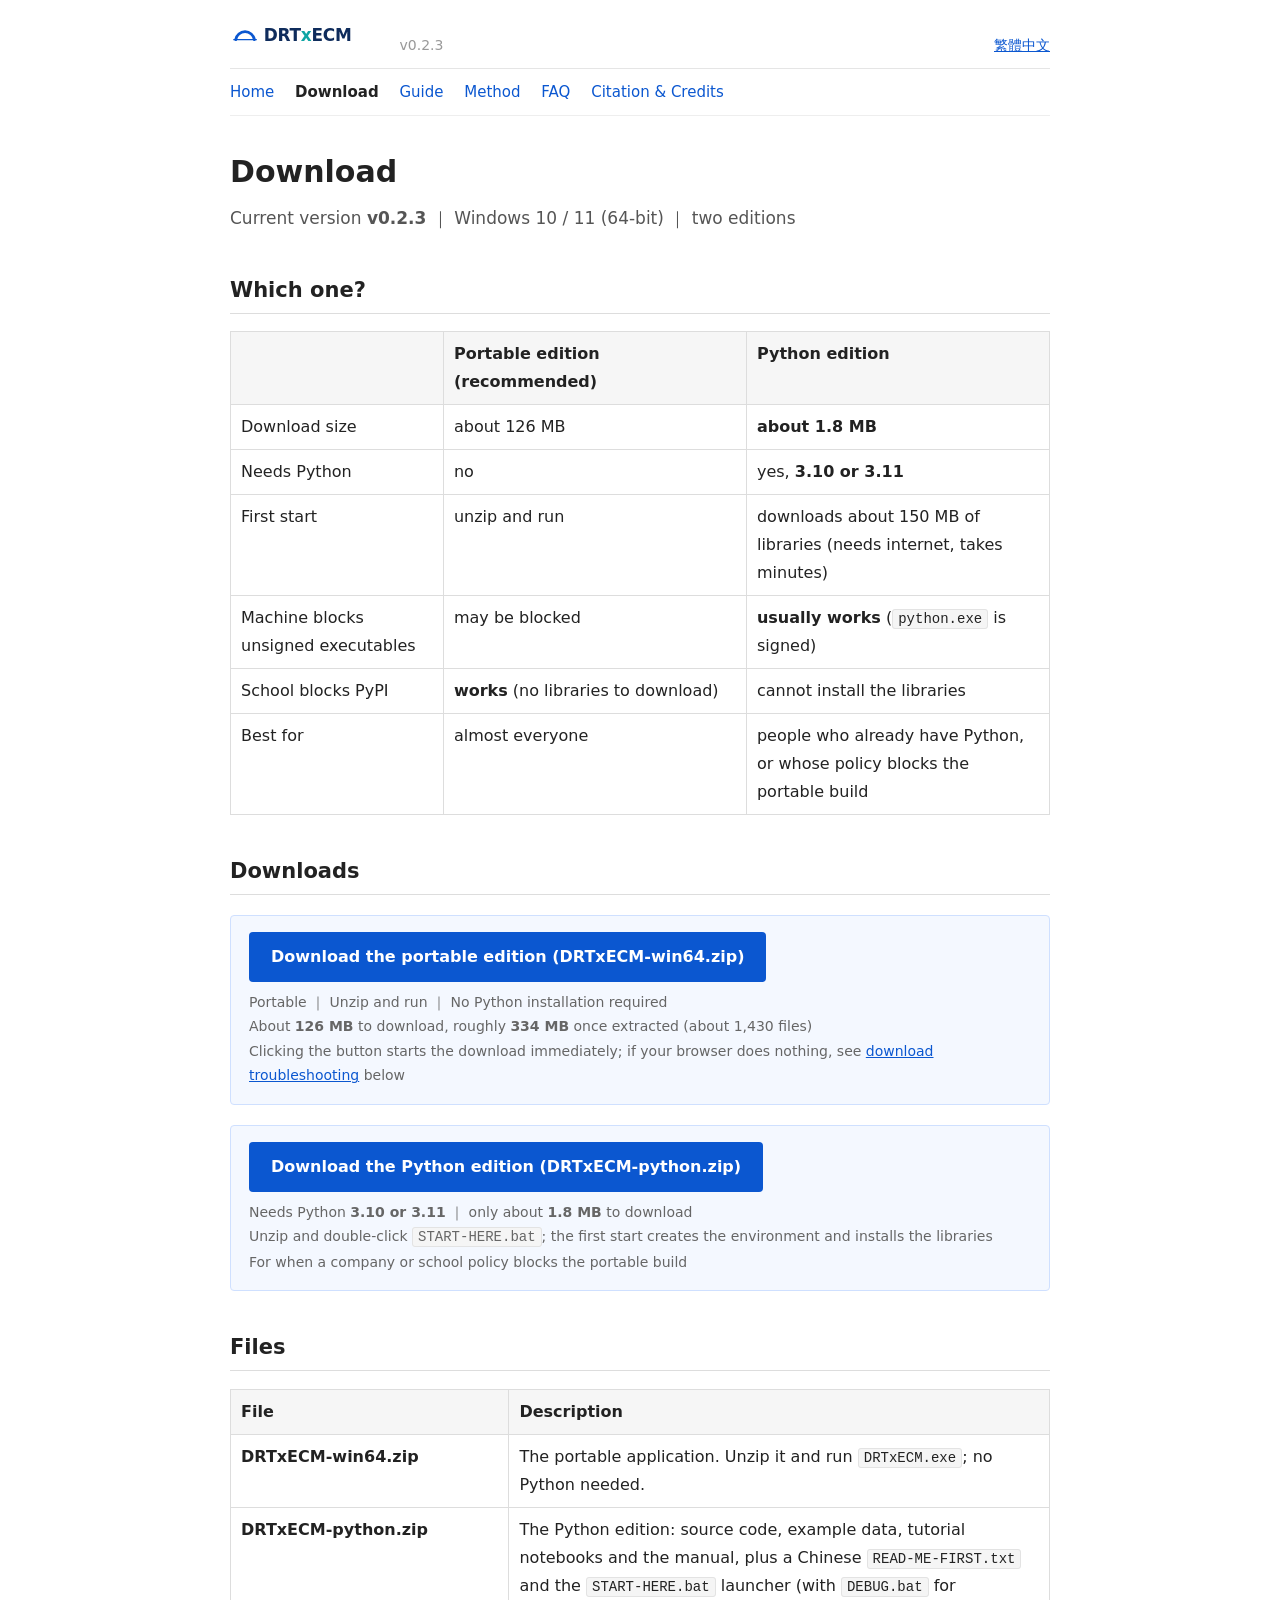
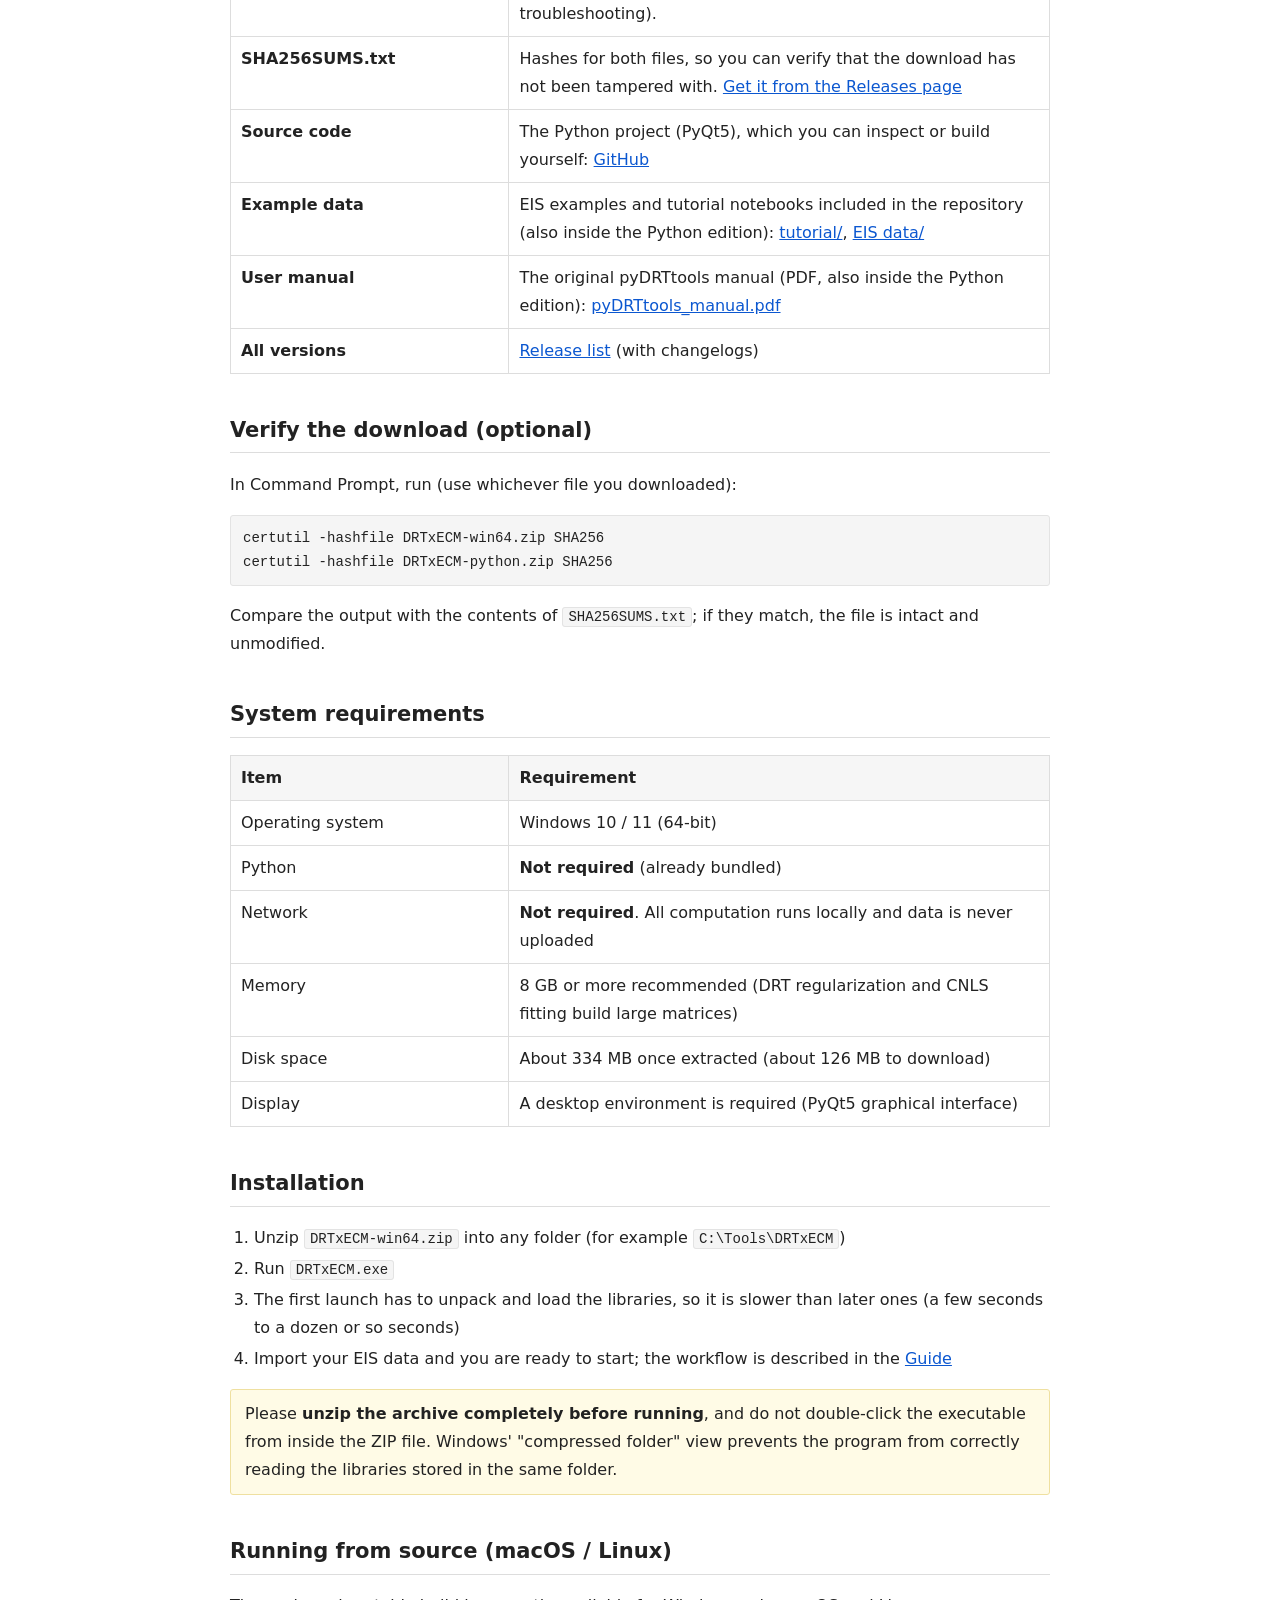
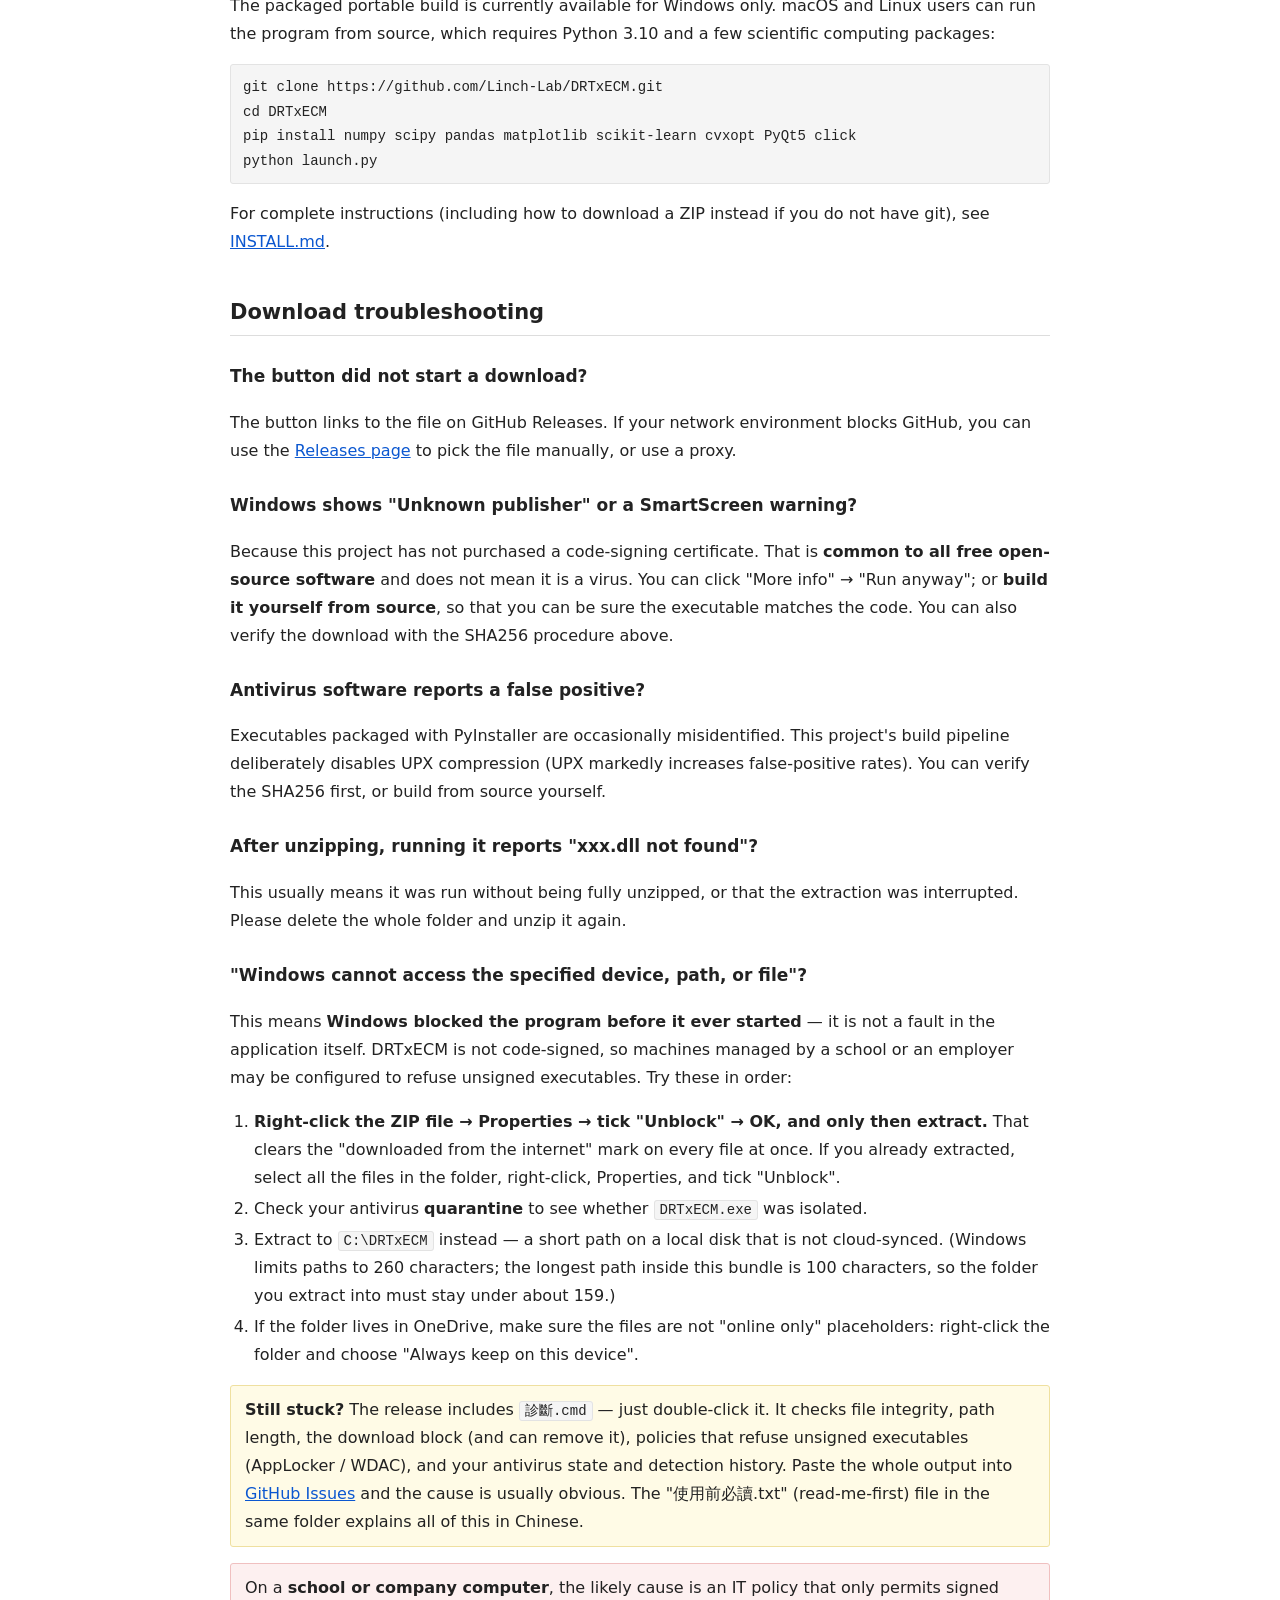
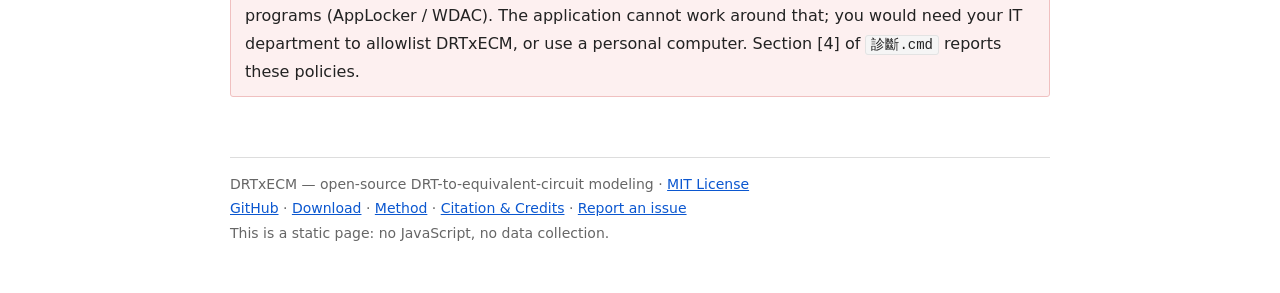
<file: en/download.html>
<!DOCTYPE html>
<html lang="en">
<head>
<meta charset="utf-8">
<meta name="viewport" content="width=device-width, initial-scale=1">
<title>Download - DRTxECM</title>
<meta name="description" content="Download DRTxECM v0.2.3: portable ZIP for Windows 64-bit, with SHA256 verification, system requirements and instructions for running from source.">
<link rel="canonical" href="https://drtxecm.billlinch.com/en/download.html">
<link rel="alternate" hreflang="en" href="https://drtxecm.billlinch.com/en/download.html">
<link rel="alternate" hreflang="zh-Hant" href="https://drtxecm.billlinch.com/download.html">
<link rel="alternate" hreflang="x-default" href="https://drtxecm.billlinch.com/download.html">
<link rel="icon" href="/favicon.ico" sizes="any">
<link rel="icon" type="image/png" sizes="96x96" href="/assets/favicon-96.png">
<link rel="apple-touch-icon" href="/assets/apple-touch-icon.png">
<meta property="og:type" content="website">
<meta property="og:url" content="https://drtxecm.billlinch.com/en/download.html">
<meta property="og:title" content="Download - DRTxECM">
<meta property="og:description" content="Portable ZIP for Windows 64-bit. Unzip and run, no Python installation required.">
<meta property="og:image" content="https://drtxecm.billlinch.com/assets/og-image.png">
<meta name="twitter:card" content="summary_large_image">
<link rel="stylesheet" href="../assets/style.css">
</head>
<body>

<header class="site">
  <p class="brand"><a href="index.html"><img src="../assets/logo.svg" alt="DRTxECM" height="30"></a></p>
  <span class="ver">v0.2.3</span>
  <span class="spacer"></span>
  <span class="lang"><a href="../download.html">繁體中文</a></span>
</header>

<nav class="site">
  <a href="index.html">Home</a>
  <a class="here" href="download.html">Download</a>
  <a href="guide.html">Guide</a>
  <a href="method.html">Method</a>
  <a href="faq.html">FAQ</a>
  <a href="cite.html">Citation &amp; Credits</a>
</nav>

<h1>Download</h1>
<p class="lead">Current version <b>v0.2.3</b> ｜ Windows 10 / 11 (64-bit) ｜ two editions</p>

<h2>Which one?</h2>

<table>
  <tr>
    <th style="width:26%"></th>
    <th style="width:37%">Portable edition (recommended)</th>
    <th>Python edition</th>
  </tr>
  <tr>
    <td>Download size</td>
    <td>about 126&nbsp;MB</td>
    <td><b>about 1.8&nbsp;MB</b></td>
  </tr>
  <tr>
    <td>Needs Python</td>
    <td>no</td>
    <td>yes, <b>3.10 or 3.11</b></td>
  </tr>
  <tr>
    <td>First start</td>
    <td>unzip and run</td>
    <td>downloads about 150&nbsp;MB of libraries (needs internet, takes minutes)</td>
  </tr>
  <tr>
    <td>Machine blocks unsigned executables</td>
    <td>may be blocked</td>
    <td><b>usually works</b> (<code>python.exe</code> is signed)</td>
  </tr>
  <tr>
    <td>School blocks PyPI</td>
    <td><b>works</b> (no libraries to download)</td>
    <td>cannot install the libraries</td>
  </tr>
  <tr>
    <td>Best for</td>
    <td>almost everyone</td>
    <td>people who already have Python, or whose policy blocks the portable build</td>
  </tr>
</table>

<h2>Downloads</h2>

<div class="dl">
  <a class="big" href="https://github.com/Linch-Lab/DRTxECM/releases/latest/download/DRTxECM-win64.zip">Download the portable edition (DRTxECM-win64.zip)</a>
  <div class="meta">
    Portable ｜ Unzip and run ｜ No Python installation required<br>
    About <b>126&nbsp;MB</b> to download, roughly <b>334&nbsp;MB</b> once extracted (about 1,430 files)<br>
    Clicking the button starts the download immediately; if your browser does nothing, see <a href="#trouble">download troubleshooting</a> below
  </div>
</div>

<div class="dl">
  <a class="big" href="https://github.com/Linch-Lab/DRTxECM/releases/latest/download/DRTxECM-python.zip">Download the Python edition (DRTxECM-python.zip)</a>
  <div class="meta">
    Needs Python <b>3.10 or 3.11</b> ｜ only about <b>1.8&nbsp;MB</b> to download<br>
    Unzip and double-click <code>START-HERE.bat</code>; the first start creates the environment and installs the libraries<br>
    For when a company or school policy blocks the portable build
  </div>
</div>

<h2>Files</h2>

<table>
  <tr>
    <th style="width:34%">File</th>
    <th>Description</th>
  </tr>
  <tr>
    <td><b>DRTxECM-win64.zip</b></td>
    <td>The portable application. Unzip it and run <code>DRTxECM.exe</code>; no Python needed.</td>
  </tr>
  <tr>
    <td><b>DRTxECM-python.zip</b></td>
    <td>The Python edition: source code, example data, tutorial notebooks and the manual,
      plus a Chinese <code>READ-ME-FIRST.txt</code> and the <code>START-HERE.bat</code> launcher
      (with <code>DEBUG.bat</code> for troubleshooting).</td>
  </tr>
  <tr>
    <td><b>SHA256SUMS.txt</b></td>
    <td>Hashes for both files, so you can verify that the download has not been tampered with.
      <a href="https://github.com/Linch-Lab/DRTxECM/releases/latest">Get it from the Releases page</a></td>
  </tr>
  <tr>
    <td><b>Source code</b></td>
    <td>The Python project (PyQt5), which you can inspect or build yourself:
      <a href="https://github.com/Linch-Lab/DRTxECM">GitHub</a></td>
  </tr>
  <tr>
    <td><b>Example data</b></td>
    <td>EIS examples and tutorial notebooks included in the repository (also inside the Python edition):
      <a href="https://github.com/Linch-Lab/DRTxECM/tree/master/tutorial">tutorial/</a>,
      <a href="https://github.com/Linch-Lab/DRTxECM/tree/master/EIS%20data">EIS data/</a></td>
  </tr>
  <tr>
    <td><b>User manual</b></td>
    <td>The original pyDRTtools manual (PDF, also inside the Python edition):
      <a href="https://github.com/Linch-Lab/DRTxECM/blob/master/manual/pyDRTtools_manual.pdf">pyDRTtools_manual.pdf</a></td>
  </tr>
  <tr>
    <td><b>All versions</b></td>
    <td><a href="https://github.com/Linch-Lab/DRTxECM/releases">Release list</a> (with changelogs)</td>
  </tr>
</table>

<h2 id="verify">Verify the download (optional)</h2>

<p>In Command Prompt, run (use whichever file you downloaded):</p>
<pre>certutil -hashfile DRTxECM-win64.zip SHA256
certutil -hashfile DRTxECM-python.zip SHA256</pre>
<p>Compare the output with the contents of <code>SHA256SUMS.txt</code>; if they match, the file is intact and unmodified.</p>

<h2>System requirements</h2>

<table>
  <tr><th style="width:34%">Item</th><th>Requirement</th></tr>
  <tr><td>Operating system</td><td>Windows 10 / 11 (64-bit)</td></tr>
  <tr><td>Python</td><td><b>Not required</b> (already bundled)</td></tr>
  <tr><td>Network</td><td><b>Not required</b>. All computation runs locally and data is never uploaded</td></tr>
  <tr><td>Memory</td><td>8&nbsp;GB or more recommended (DRT regularization and CNLS fitting build large matrices)</td></tr>
  <tr><td>Disk space</td><td>About 334&nbsp;MB once extracted (about 126&nbsp;MB to download)</td></tr>
  <tr><td>Display</td><td>A desktop environment is required (PyQt5 graphical interface)</td></tr>
</table>

<h2>Installation</h2>

<ol>
  <li>Unzip <code>DRTxECM-win64.zip</code> into any folder (for example <code>C:\Tools\DRTxECM</code>)</li>
  <li>Run <code>DRTxECM.exe</code></li>
  <li>The first launch has to unpack and load the libraries, so it is slower than later ones (a few seconds to a dozen or so seconds)</li>
  <li>Import your EIS data and you are ready to start; the workflow is described in the <a href="guide.html">Guide</a></li>
</ol>

<p class="note">
Please <b>unzip the archive completely before running</b>, and do not double-click the executable from inside the ZIP file.
Windows' "compressed folder" view prevents the program from correctly reading the libraries stored in the same folder.
</p>

<h2>Running from source (macOS / Linux)</h2>

<p>
The packaged portable build is currently available for Windows only. macOS and Linux users can run the program from source,
which requires Python 3.10 and a few scientific computing packages:
</p>

<pre>git clone https://github.com/Linch-Lab/DRTxECM.git
cd DRTxECM
pip install numpy scipy pandas matplotlib scikit-learn cvxopt PyQt5 click
python launch.py</pre>

<p>
For complete instructions (including how to download a ZIP instead if you do not have git), see
<a href="https://github.com/Linch-Lab/DRTxECM/blob/master/INSTALL.md">INSTALL.md</a>.
</p>

<h2 id="trouble">Download troubleshooting</h2>

<h3>The button did not start a download?</h3>
<p>
The button links to the file on GitHub Releases. If your network environment blocks GitHub,
you can use the <a href="https://github.com/Linch-Lab/DRTxECM/releases">Releases page</a> to pick the file manually,
or use a proxy.
</p>

<h3>Windows shows "Unknown publisher" or a SmartScreen warning?</h3>
<p>
Because this project has not purchased a code-signing certificate. That is <b>common to all free
open-source software</b> and does not mean it is a virus.
You can click "More info" → "Run anyway"; or <b>build it yourself from source</b>,
so that you can be sure the executable matches the code. You can also verify the download with the SHA256 procedure above.
</p>

<h3>Antivirus software reports a false positive?</h3>
<p>
Executables packaged with PyInstaller are occasionally misidentified. This project's build pipeline deliberately disables
UPX compression (UPX markedly increases false-positive rates). You can verify the SHA256 first, or build from source yourself.
</p>

<h3>After unzipping, running it reports "xxx.dll not found"?</h3>
<p>
This usually means it was run without being fully unzipped, or that the extraction was interrupted. Please delete the whole folder and unzip it again.
</p>

<h3>"Windows cannot access the specified device, path, or file"?</h3>
<p>
This means <b>Windows blocked the program before it ever started</b> &mdash; it is not a
fault in the application itself. DRTxECM is not code-signed, so machines managed by a
school or an employer may be configured to refuse unsigned executables. Try these in
order:
</p>
<ol>
  <li>
    <b>Right-click the ZIP file &rarr; Properties &rarr; tick "Unblock" &rarr; OK, and only
    then extract.</b> That clears the "downloaded from the internet" mark on every file at
    once. If you already extracted, select all the files in the folder, right-click,
    Properties, and tick "Unblock".
  </li>
  <li>
    Check your antivirus <b>quarantine</b> to see whether <code>DRTxECM.exe</code> was
    isolated.
  </li>
  <li>
    Extract to <code>C:\DRTxECM</code> instead &mdash; a short path on a local disk that is
    not cloud-synced. (Windows limits paths to 260 characters; the longest path inside this
    bundle is 100 characters, so the folder you extract into must stay under about 159.)
  </li>
  <li>
    If the folder lives in OneDrive, make sure the files are not "online only"
    placeholders: right-click the folder and choose "Always keep on this device".
  </li>
</ol>
<p class="note">
<b>Still stuck?</b> The release includes <code>診斷.cmd</code> &mdash; just double-click it.
It checks file integrity, path length, the download block (and can remove it), policies
that refuse unsigned executables (AppLocker / WDAC), and your antivirus state and
detection history. Paste the whole output into
<a href="https://github.com/Linch-Lab/DRTxECM/issues">GitHub Issues</a> and the cause is
usually obvious. The "使用前必讀.txt" (read-me-first) file in the same folder explains all
of this in Chinese.
</p>
<p class="warn">
On a <b>school or company computer</b>, the likely cause is an IT policy that only permits
signed programs (AppLocker / WDAC). The application cannot work around that; you would need
your IT department to allowlist DRTxECM, or use a personal computer. Section [4] of
<code>診斷.cmd</code> reports these policies.
</p>

<footer class="site">
  DRTxECM — open-source DRT-to-equivalent-circuit modeling ·
  <a href="https://github.com/Linch-Lab/DRTxECM/blob/master/LICENSE">MIT License</a><br>
  <a href="https://github.com/Linch-Lab/DRTxECM">GitHub</a> ·
  <a href="download.html">Download</a> ·
  <a href="method.html">Method</a> ·
  <a href="cite.html">Citation &amp; Credits</a> ·
  <a href="https://github.com/Linch-Lab/DRTxECM/issues">Report an issue</a><br>
  This is a static page: no JavaScript, no data collection.
</footer>

</body>
</html>
</file>
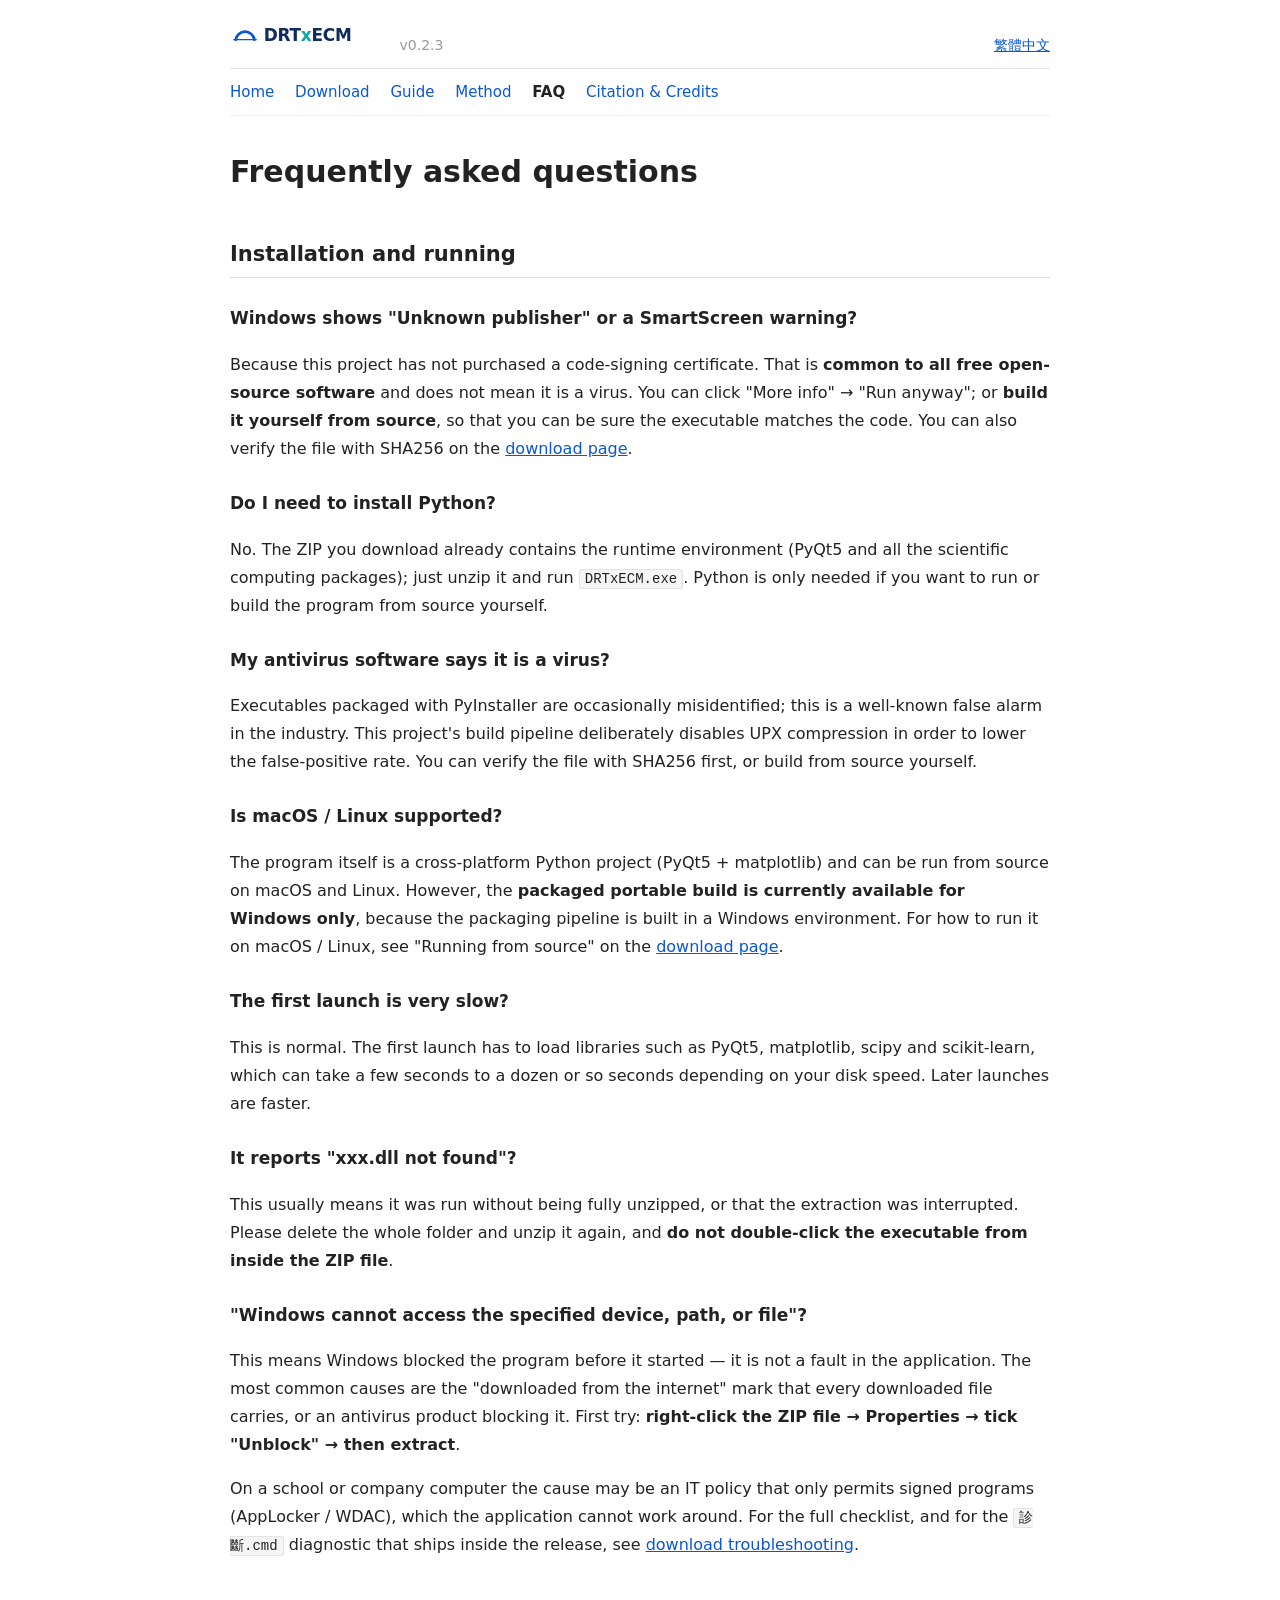
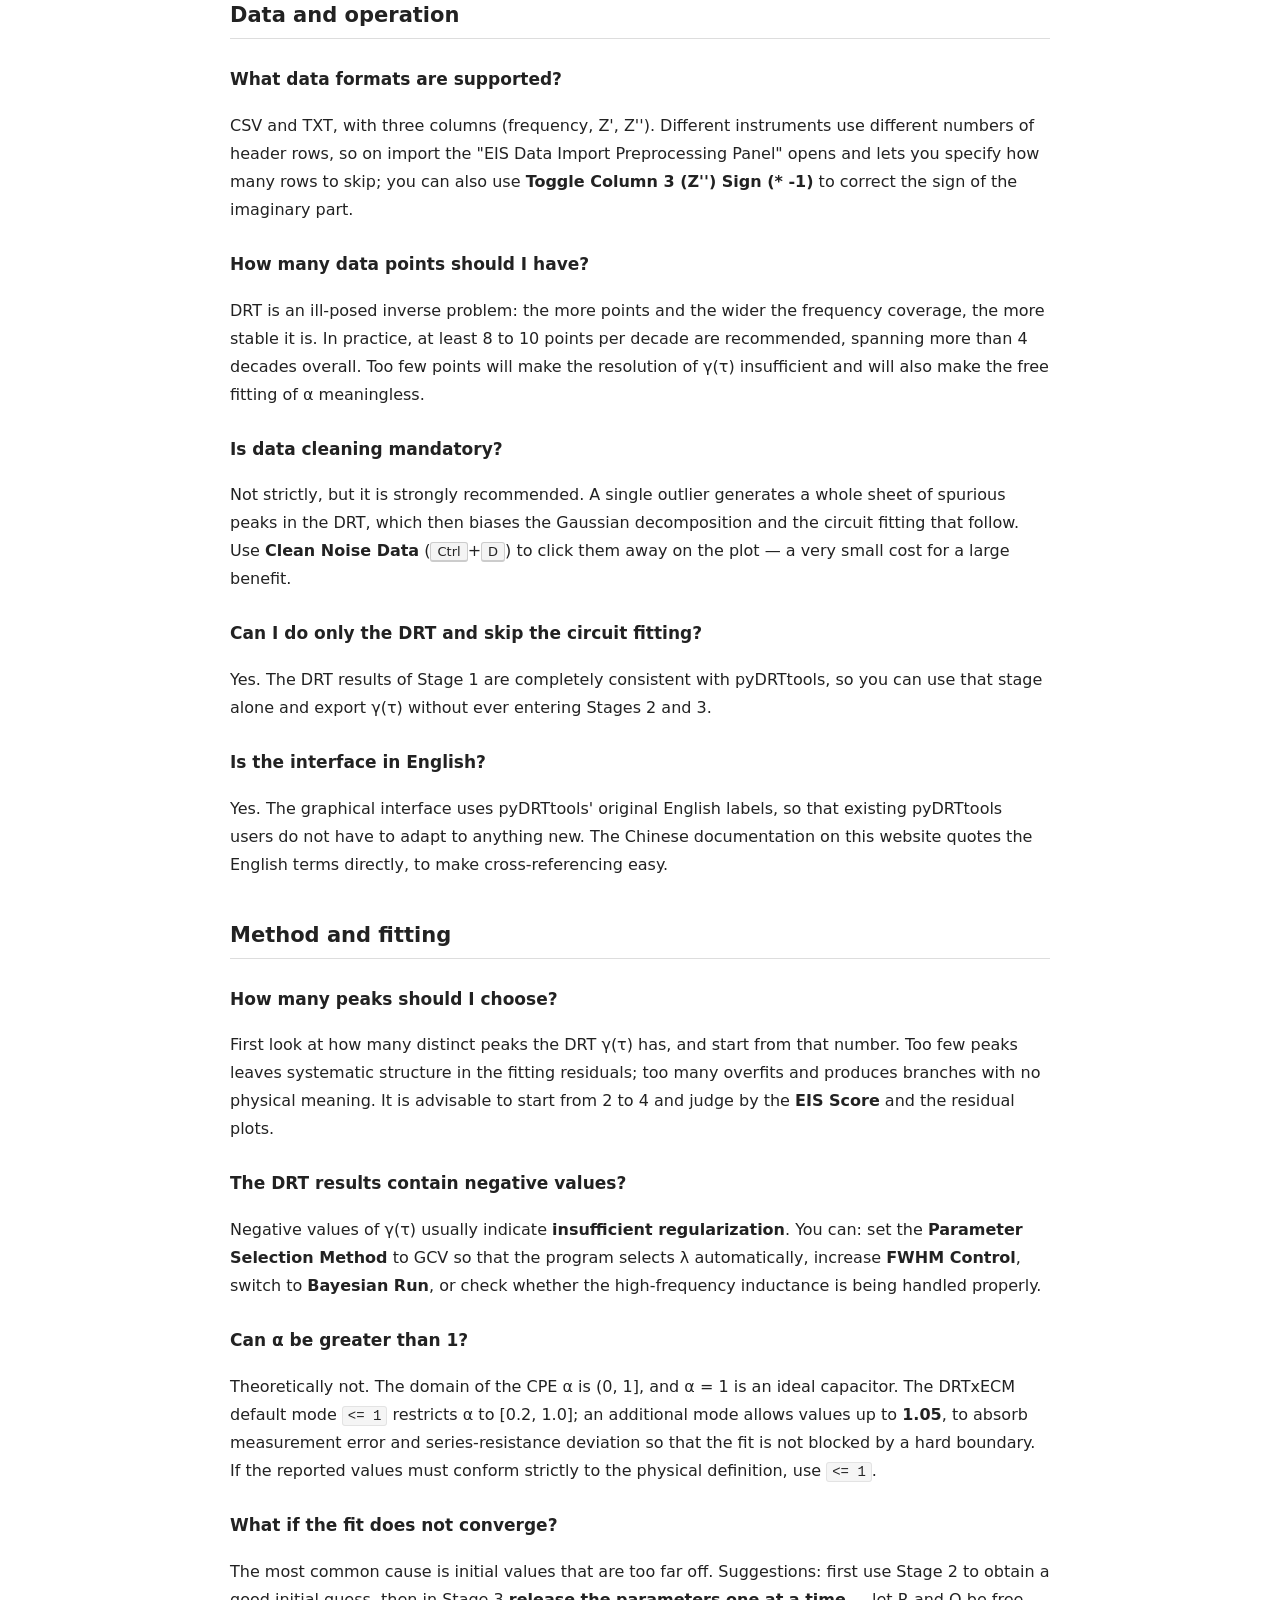
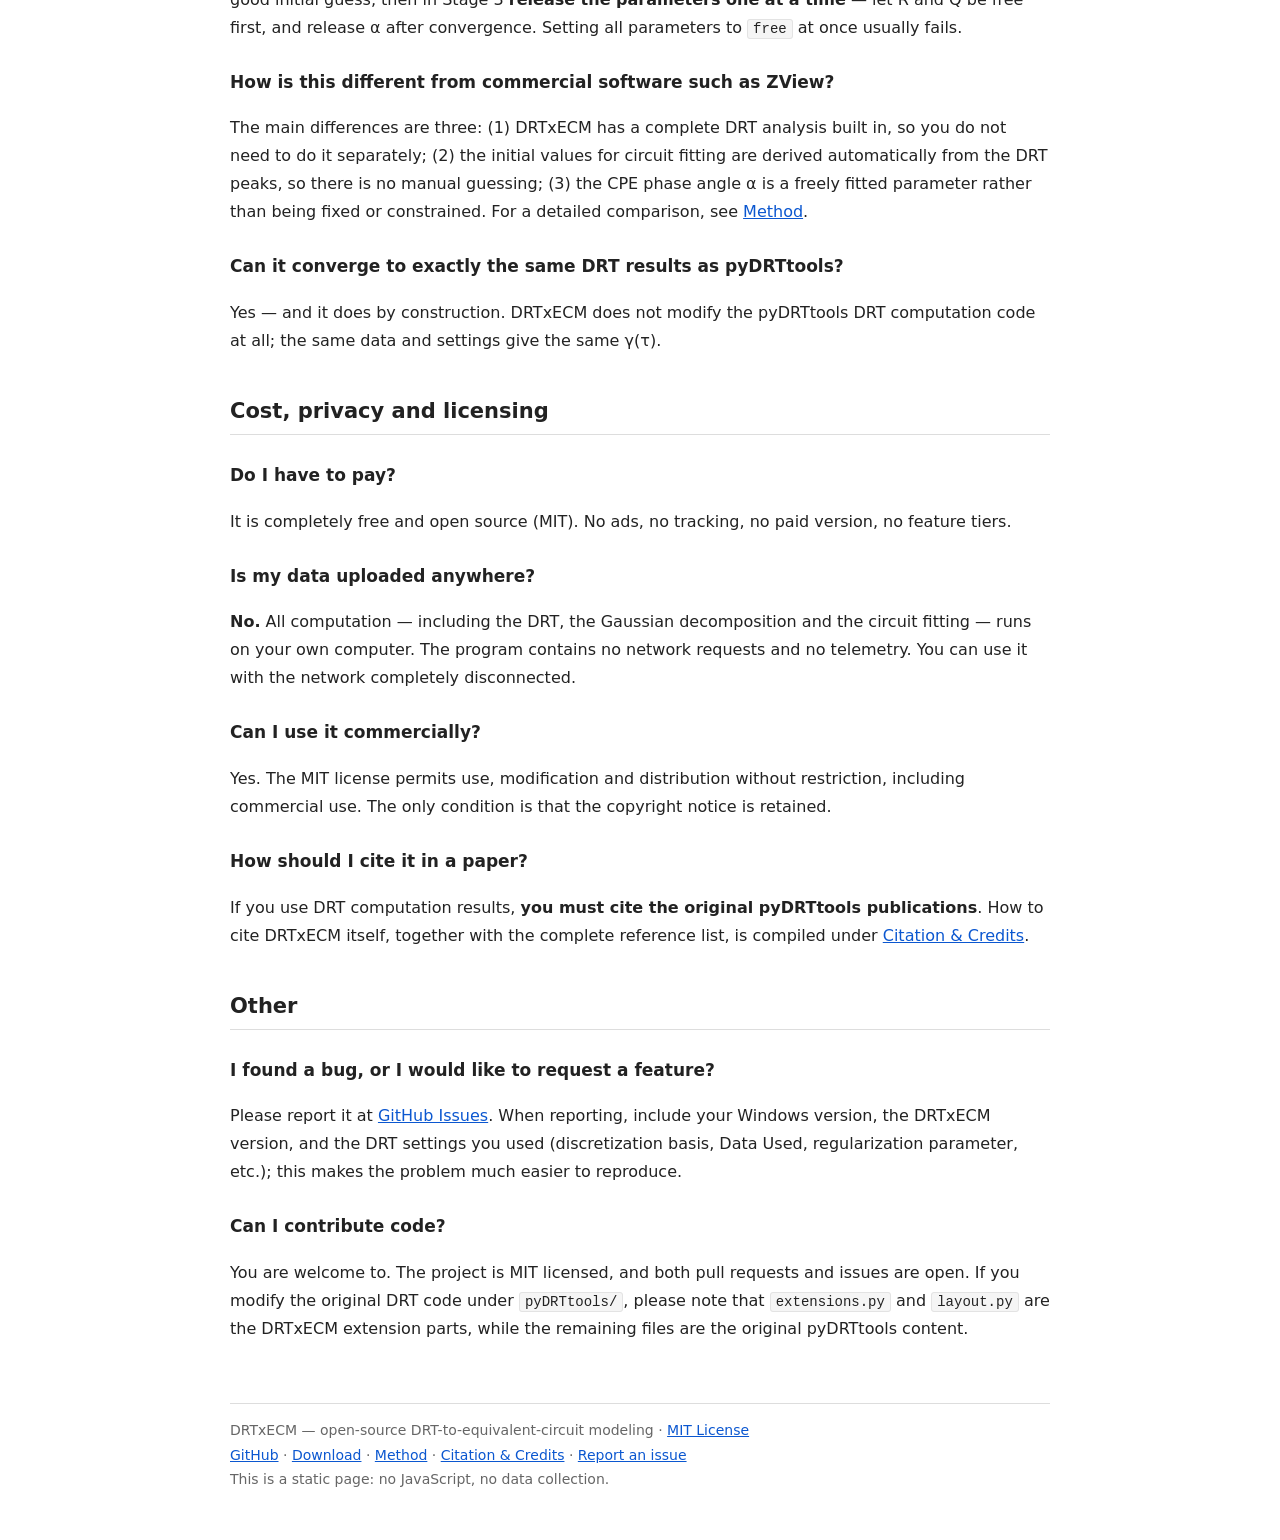
<file: en/faq.html>
<!DOCTYPE html>
<html lang="en">
<head>
<meta charset="utf-8">
<meta name="viewport" content="width=device-width, initial-scale=1">
<title>FAQ - DRTxECM</title>
<meta name="description" content="DRTxECM FAQ: SmartScreen warnings, data format, how many peaks to choose, negative DRT values, the range of &alpha;, differences from commercial software, privacy and licensing.">
<link rel="canonical" href="https://drtxecm.billlinch.com/en/faq.html">
<link rel="alternate" hreflang="en" href="https://drtxecm.billlinch.com/en/faq.html">
<link rel="alternate" hreflang="zh-Hant" href="https://drtxecm.billlinch.com/faq.html">
<link rel="alternate" hreflang="x-default" href="https://drtxecm.billlinch.com/faq.html">
<link rel="icon" href="/favicon.ico" sizes="any">
<link rel="icon" type="image/png" sizes="96x96" href="/assets/favicon-96.png">
<link rel="apple-touch-icon" href="/assets/apple-touch-icon.png">
<meta property="og:type" content="website">
<meta property="og:url" content="https://drtxecm.billlinch.com/en/faq.html">
<meta property="og:title" content="FAQ - DRTxECM">
<meta property="og:description" content="Common questions about installation, data format, fitting settings and licensing.">
<meta property="og:image" content="https://drtxecm.billlinch.com/assets/og-image.png">
<meta name="twitter:card" content="summary_large_image">
<link rel="stylesheet" href="../assets/style.css">
</head>
<body>

<header class="site">
  <p class="brand"><a href="index.html"><img src="../assets/logo.svg" alt="DRTxECM" height="30"></a></p>
  <span class="ver">v0.2.3</span>
  <span class="spacer"></span>
  <span class="lang"><a href="../faq.html">繁體中文</a></span>
</header>

<nav class="site">
  <a href="index.html">Home</a>
  <a href="download.html">Download</a>
  <a href="guide.html">Guide</a>
  <a href="method.html">Method</a>
  <a class="here" href="faq.html">FAQ</a>
  <a href="cite.html">Citation &amp; Credits</a>
</nav>

<h1>Frequently asked questions</h1>

<h2>Installation and running</h2>

<h3>Windows shows "Unknown publisher" or a SmartScreen warning?</h3>
<p>
Because this project has not purchased a code-signing certificate. That is <b>common to all free
open-source software</b> and does not mean it is a virus.
You can click "More info" → "Run anyway"; or <b>build it yourself from source</b>,
so that you can be sure the executable matches the code. You can also verify the file with SHA256 on the
<a href="download.html#verify">download page</a>.
</p>

<h3>Do I need to install Python?</h3>
<p>
No. The ZIP you download already contains the runtime environment (PyQt5 and all the scientific computing packages);
just unzip it and run <code>DRTxECM.exe</code>.
Python is only needed if you want to run or build the program from source yourself.
</p>

<h3>My antivirus software says it is a virus?</h3>
<p>
Executables packaged with PyInstaller are occasionally misidentified; this is a well-known false alarm in the industry.
This project's build pipeline deliberately disables UPX compression in order to lower the false-positive rate.
You can verify the file with SHA256 first, or build from source yourself.
</p>

<h3>Is macOS / Linux supported?</h3>
<p>
The program itself is a cross-platform Python project (PyQt5 + matplotlib) and can be run from source on macOS and Linux.
However, the <b>packaged portable build is currently available for Windows only</b>,
because the packaging pipeline is built in a Windows environment. For how to run it on macOS / Linux, see
"Running from source" on the <a href="download.html">download page</a>.
</p>

<h3>The first launch is very slow?</h3>
<p>
This is normal. The first launch has to load libraries such as PyQt5, matplotlib, scipy and scikit-learn,
which can take a few seconds to a dozen or so seconds depending on your disk speed. Later launches are faster.
</p>

<h3>It reports "xxx.dll not found"?</h3>
<p>
This usually means it was run without being fully unzipped, or that the extraction was interrupted.
Please delete the whole folder and unzip it again, and <b>do not double-click the executable from inside the ZIP file</b>.
</p>

<h3>"Windows cannot access the specified device, path, or file"?</h3>
<p>
This means Windows blocked the program before it started &mdash; it is not a fault in the
application. The most common causes are the "downloaded from the internet" mark that every
downloaded file carries, or an antivirus product blocking it.
First try: <b>right-click the ZIP file &rarr; Properties &rarr; tick "Unblock" &rarr; then extract</b>.
</p>
<p>
On a school or company computer the cause may be an IT policy that only permits signed
programs (AppLocker / WDAC), which the application cannot work around.
For the full checklist, and for the <code>診斷.cmd</code> diagnostic that ships inside the
release, see <a href="download.html#trouble">download troubleshooting</a>.
</p>

<h2>Data and operation</h2>

<h3>What data formats are supported?</h3>
<p>
CSV and TXT, with three columns (frequency, Z', Z''). Different instruments use different numbers of header rows,
so on import the "EIS Data Import Preprocessing Panel" opens and lets you specify how many rows to skip;
you can also use <b>Toggle Column 3 (Z'') Sign (* -1)</b> to correct the sign of the imaginary part.
</p>

<h3>How many data points should I have?</h3>
<p>
DRT is an ill-posed inverse problem: the more points and the wider the frequency coverage, the more stable it is.
In practice, at least 8 to 10 points per decade are recommended, spanning more than 4 decades overall.
Too few points will make the resolution of &gamma;(&tau;) insufficient and will also make the free fitting of &alpha; meaningless.
</p>

<h3>Is data cleaning mandatory?</h3>
<p>
Not strictly, but it is strongly recommended. A single outlier generates a whole sheet of spurious peaks in the DRT,
which then biases the Gaussian decomposition and the circuit fitting that follow. Use <b>Clean Noise Data</b>
(<kbd>Ctrl</kbd>+<kbd>D</kbd>) to click them away on the plot — a very small cost for a large benefit.
</p>

<h3>Can I do only the DRT and skip the circuit fitting?</h3>
<p>
Yes. The DRT results of Stage 1 are completely consistent with pyDRTtools,
so you can use that stage alone and export &gamma;(&tau;) without ever entering Stages 2 and 3.
</p>

<h3>Is the interface in English?</h3>
<p>
Yes. The graphical interface uses pyDRTtools' original English labels,
so that existing pyDRTtools users do not have to adapt to anything new.
The Chinese documentation on this website quotes the English terms directly, to make cross-referencing easy.
</p>

<h2>Method and fitting</h2>

<h3>How many peaks should I choose?</h3>
<p>
First look at how many distinct peaks the DRT &gamma;(&tau;) has, and start from that number.
Too few peaks leaves systematic structure in the fitting residuals; too many overfits and produces branches with no physical meaning.
It is advisable to start from 2 to 4 and judge by the <b>EIS Score</b> and the residual plots.
</p>

<h3>The DRT results contain negative values?</h3>
<p>
Negative values of &gamma;(&tau;) usually indicate <b>insufficient regularization</b>. You can: set the <b>Parameter Selection Method</b>
to GCV so that the program selects &lambda; automatically, increase <b>FWHM Control</b>, switch to <b>Bayesian Run</b>,
or check whether the high-frequency inductance is being handled properly.
</p>

<h3>Can &alpha; be greater than 1?</h3>
<p>
Theoretically not. The domain of the CPE &alpha; is (0, 1], and &alpha; = 1 is an ideal capacitor.
The DRTxECM default mode <code>&lt;= 1</code> restricts &alpha; to [0.2, 1.0];
an additional mode allows values up to <b>1.05</b>, to absorb measurement error and series-resistance deviation
so that the fit is not blocked by a hard boundary. If the reported values must conform strictly to the physical definition, use <code>&lt;= 1</code>.
</p>

<h3>What if the fit does not converge?</h3>
<p>
The most common cause is initial values that are too far off. Suggestions: first use Stage 2 to obtain a good initial guess,
then in Stage 3 <b>release the parameters one at a time</b> — let R and Q be free first, and release &alpha; after convergence.
Setting all parameters to <code>free</code> at once usually fails.
</p>

<h3>How is this different from commercial software such as ZView?</h3>
<p>
The main differences are three: (1) DRTxECM has a complete DRT analysis built in, so you do not need to do it separately;
(2) the initial values for circuit fitting are derived automatically from the DRT peaks, so there is no manual guessing;
(3) the CPE phase angle &alpha; is a freely fitted parameter rather than being fixed or constrained.
For a detailed comparison, see <a href="method.html">Method</a>.
</p>

<h3>Can it converge to exactly the same DRT results as pyDRTtools?</h3>
<p>
Yes — and it does by construction. DRTxECM does not modify the pyDRTtools DRT computation code at all;
the same data and settings give the same &gamma;(&tau;).
</p>

<h2>Cost, privacy and licensing</h2>

<h3>Do I have to pay?</h3>
<p>
It is completely free and open source (MIT). No ads, no tracking, no paid version, no feature tiers.
</p>

<h3>Is my data uploaded anywhere?</h3>
<p>
<b>No.</b> All computation — including the DRT, the Gaussian decomposition and the circuit fitting — runs on your own computer.
The program contains no network requests and no telemetry. You can use it with the network completely disconnected.
</p>

<h3>Can I use it commercially?</h3>
<p>
Yes. The MIT license permits use, modification and distribution without restriction, including commercial use.
The only condition is that the copyright notice is retained.
</p>

<h3>How should I cite it in a paper?</h3>
<p>
If you use DRT computation results, <b>you must cite the original pyDRTtools publications</b>.
How to cite DRTxECM itself, together with the complete reference list, is compiled under
<a href="cite.html">Citation &amp; Credits</a>.
</p>

<h2>Other</h2>

<h3>I found a bug, or I would like to request a feature?</h3>
<p>
Please report it at <a href="https://github.com/Linch-Lab/DRTxECM/issues">GitHub Issues</a>.
When reporting, include your Windows version, the DRTxECM version, and the DRT settings you used
(discretization basis, Data Used, regularization parameter, etc.); this makes the problem much easier to reproduce.
</p>

<h3>Can I contribute code?</h3>
<p>
You are welcome to. The project is MIT licensed, and both pull requests and issues are open.
If you modify the original DRT code under <code>pyDRTtools/</code>,
please note that <code>extensions.py</code> and <code>layout.py</code> are the DRTxECM extension parts,
while the remaining files are the original pyDRTtools content.
</p>

<footer class="site">
  DRTxECM — open-source DRT-to-equivalent-circuit modeling ·
  <a href="https://github.com/Linch-Lab/DRTxECM/blob/master/LICENSE">MIT License</a><br>
  <a href="https://github.com/Linch-Lab/DRTxECM">GitHub</a> ·
  <a href="download.html">Download</a> ·
  <a href="method.html">Method</a> ·
  <a href="cite.html">Citation &amp; Credits</a> ·
  <a href="https://github.com/Linch-Lab/DRTxECM/issues">Report an issue</a><br>
  This is a static page: no JavaScript, no data collection.
</footer>

</body>
</html>
</file>
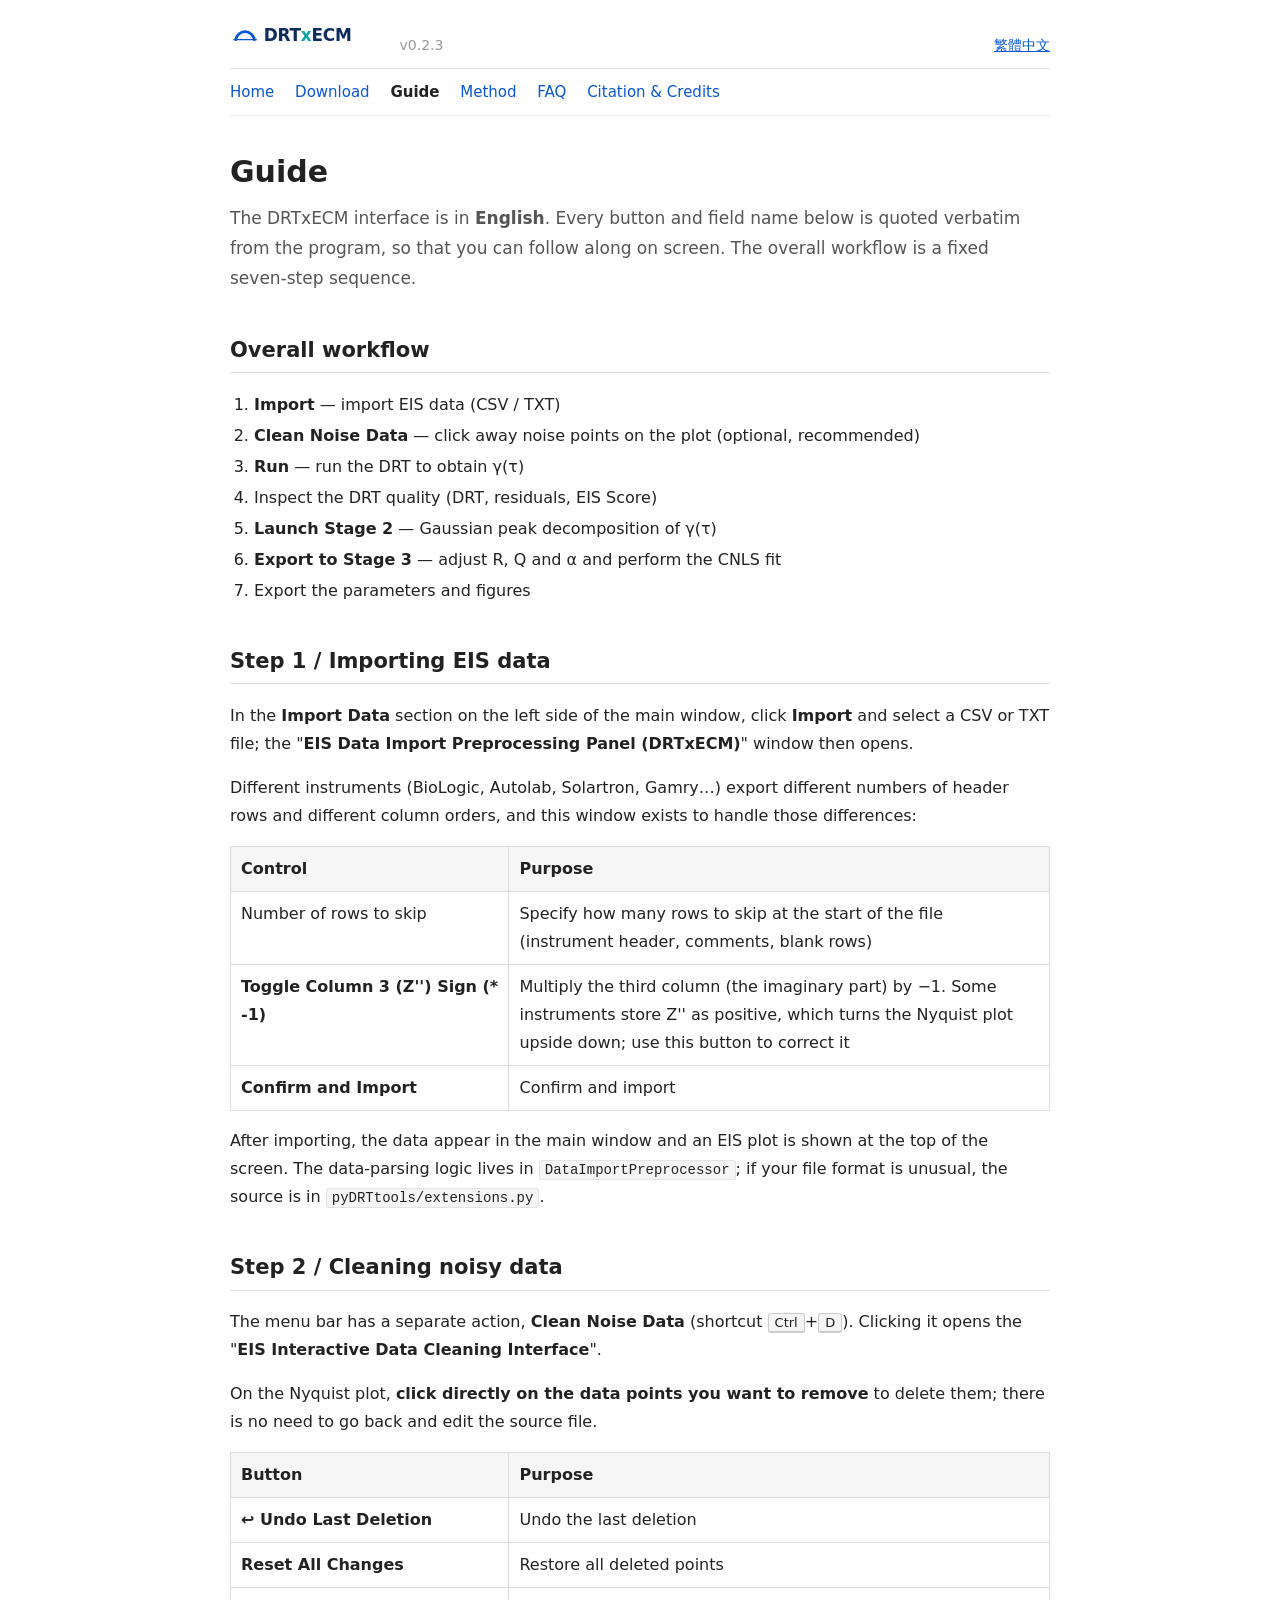
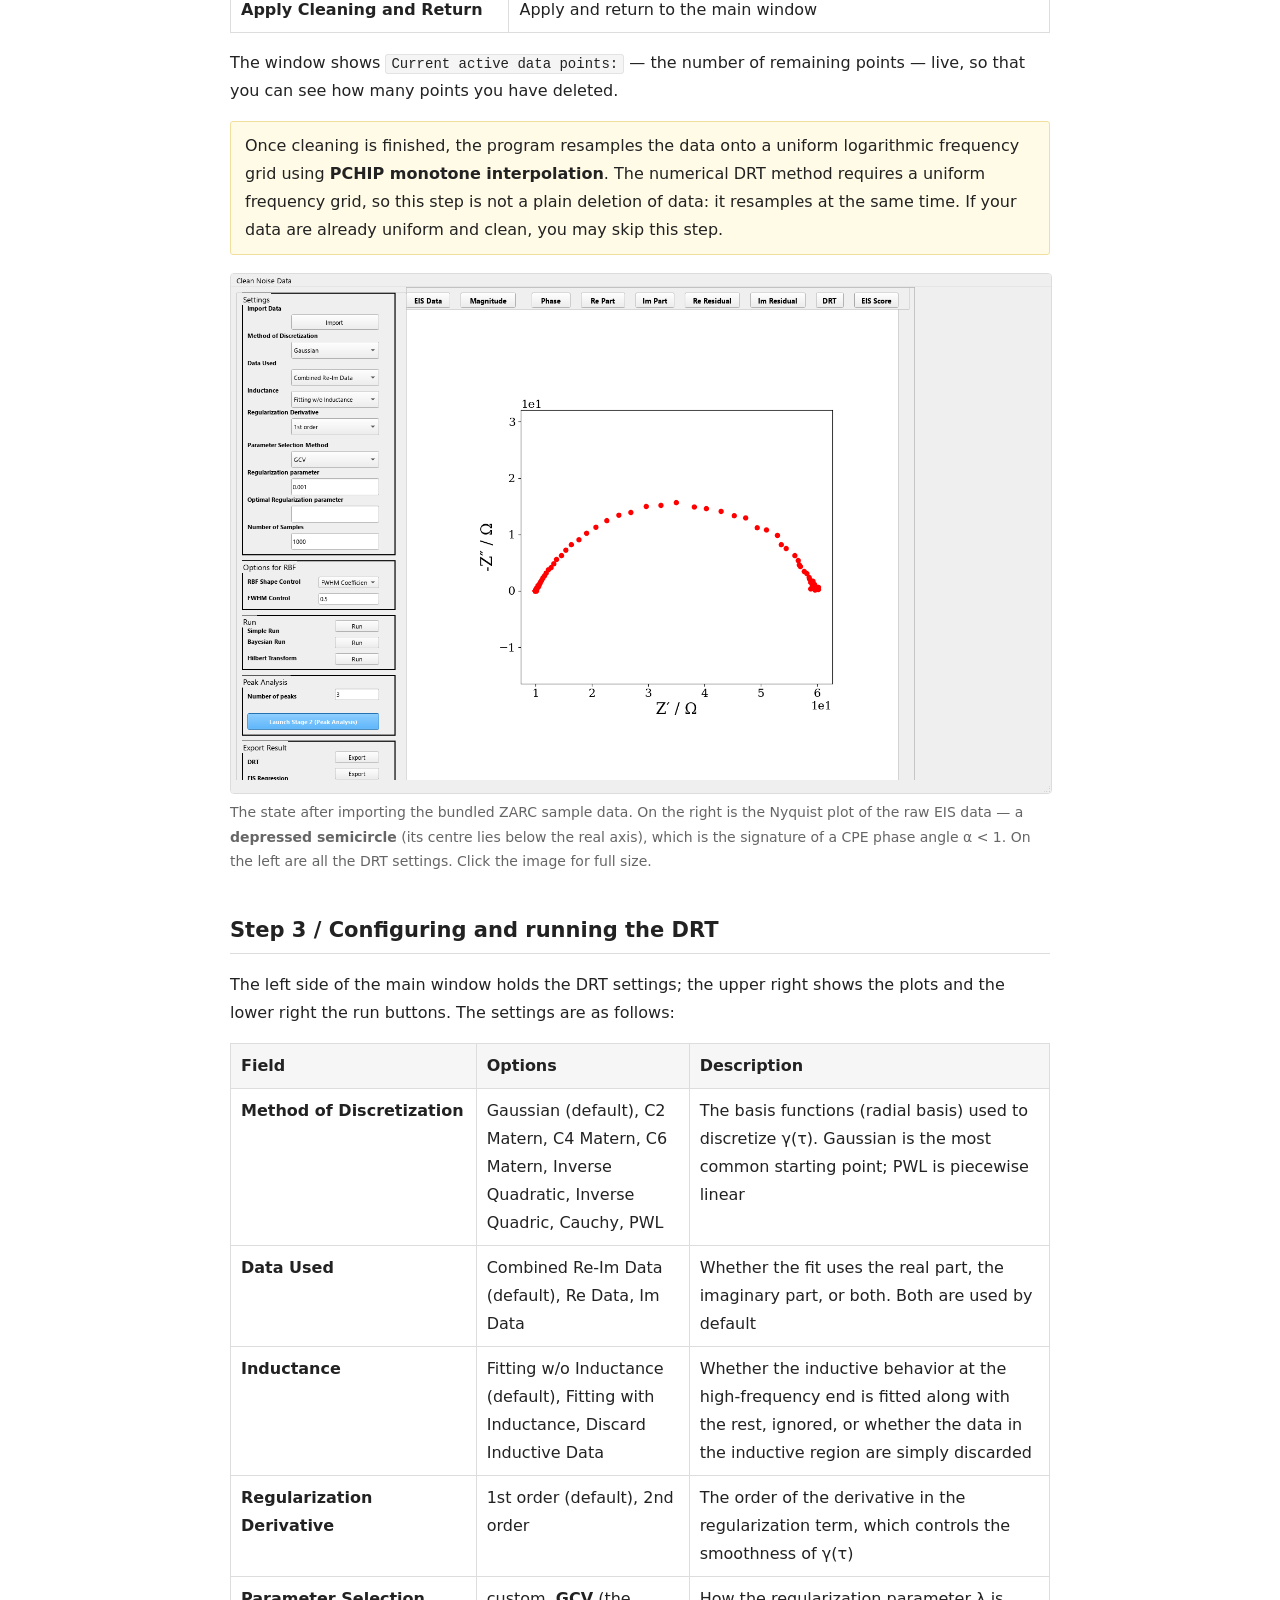
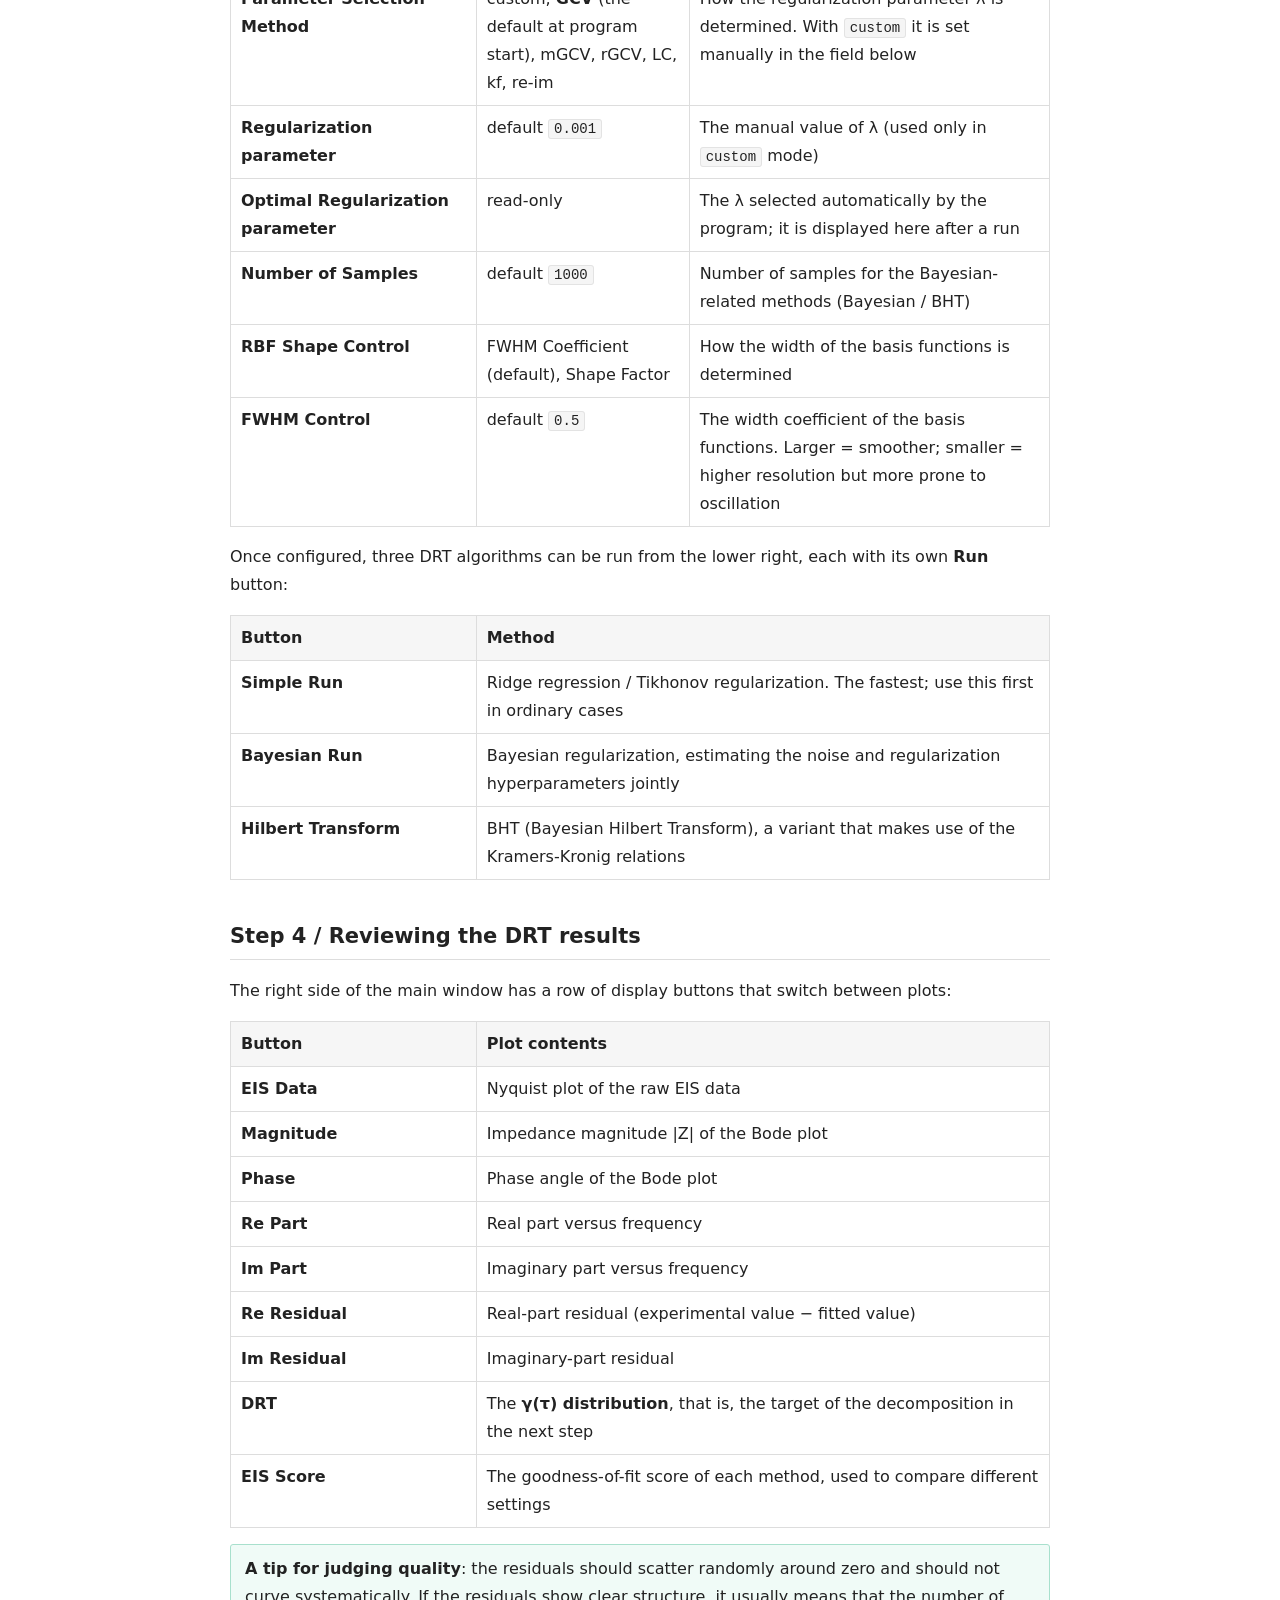
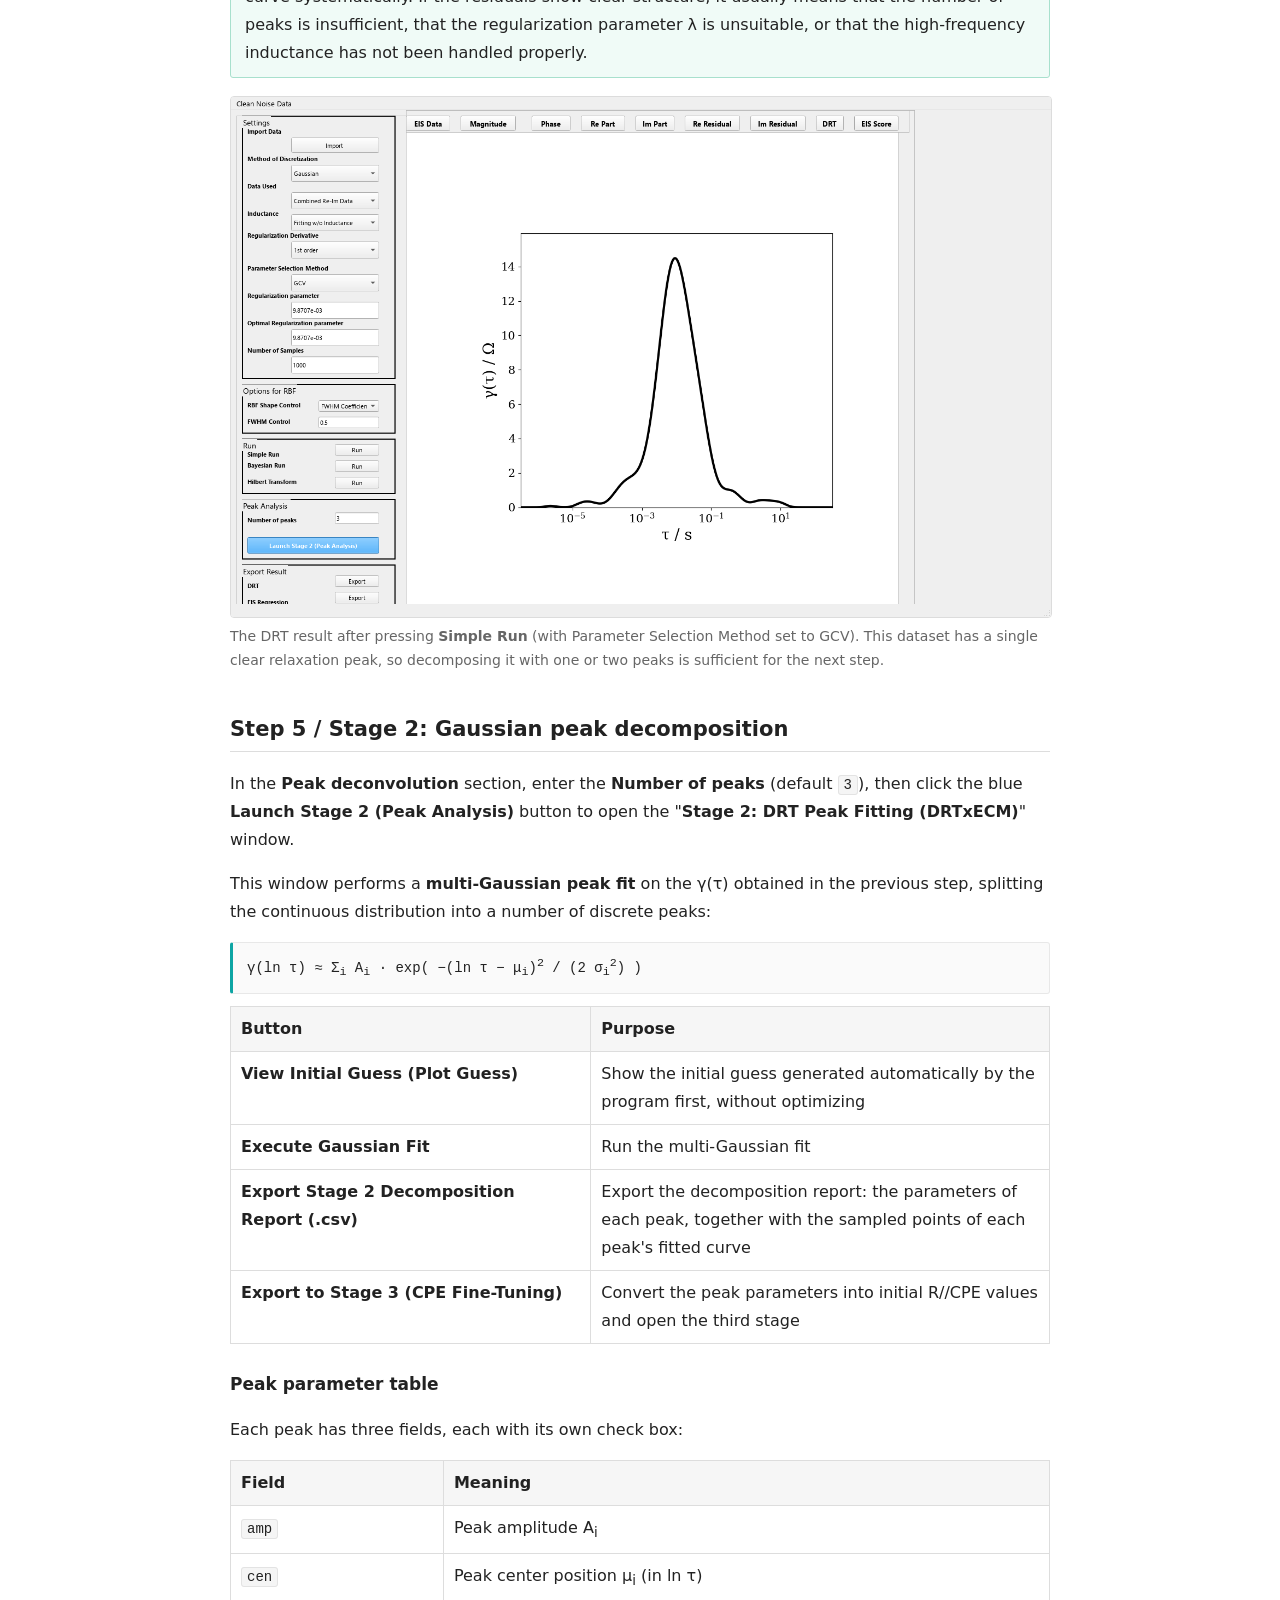
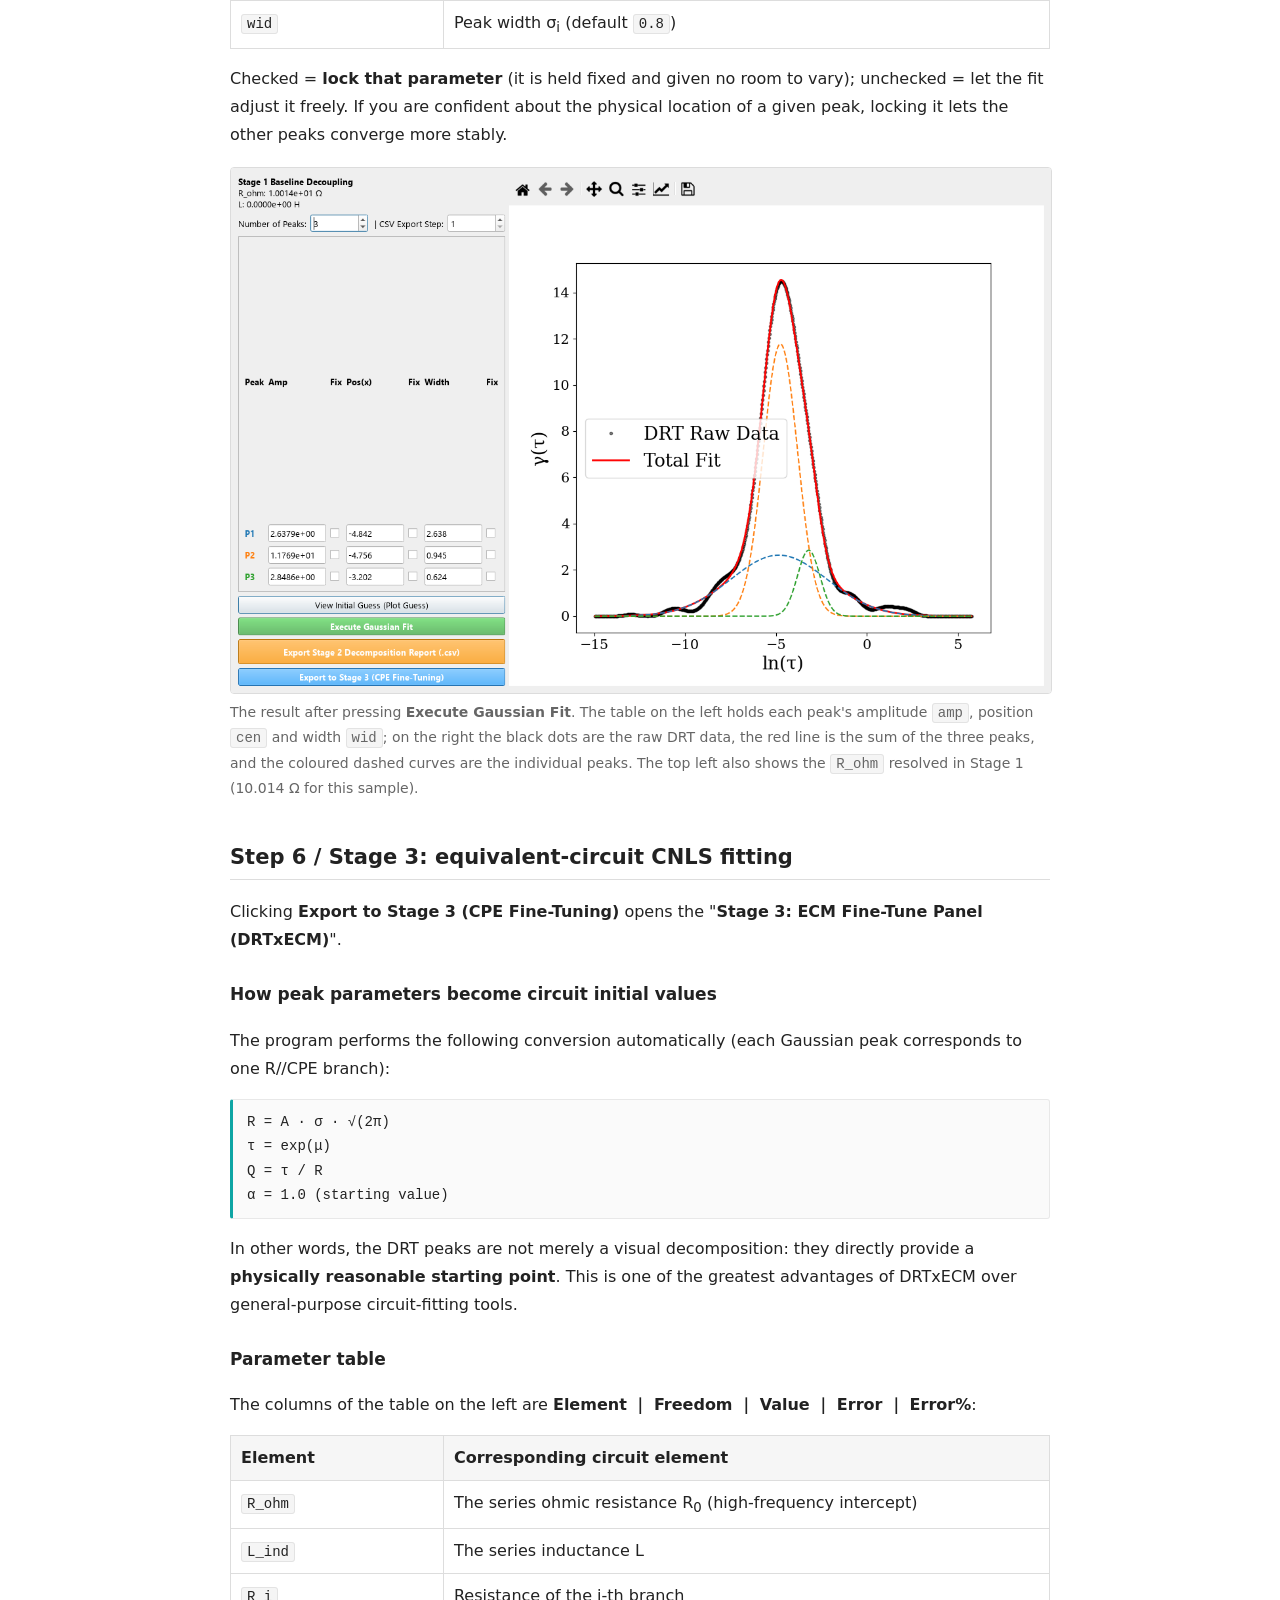
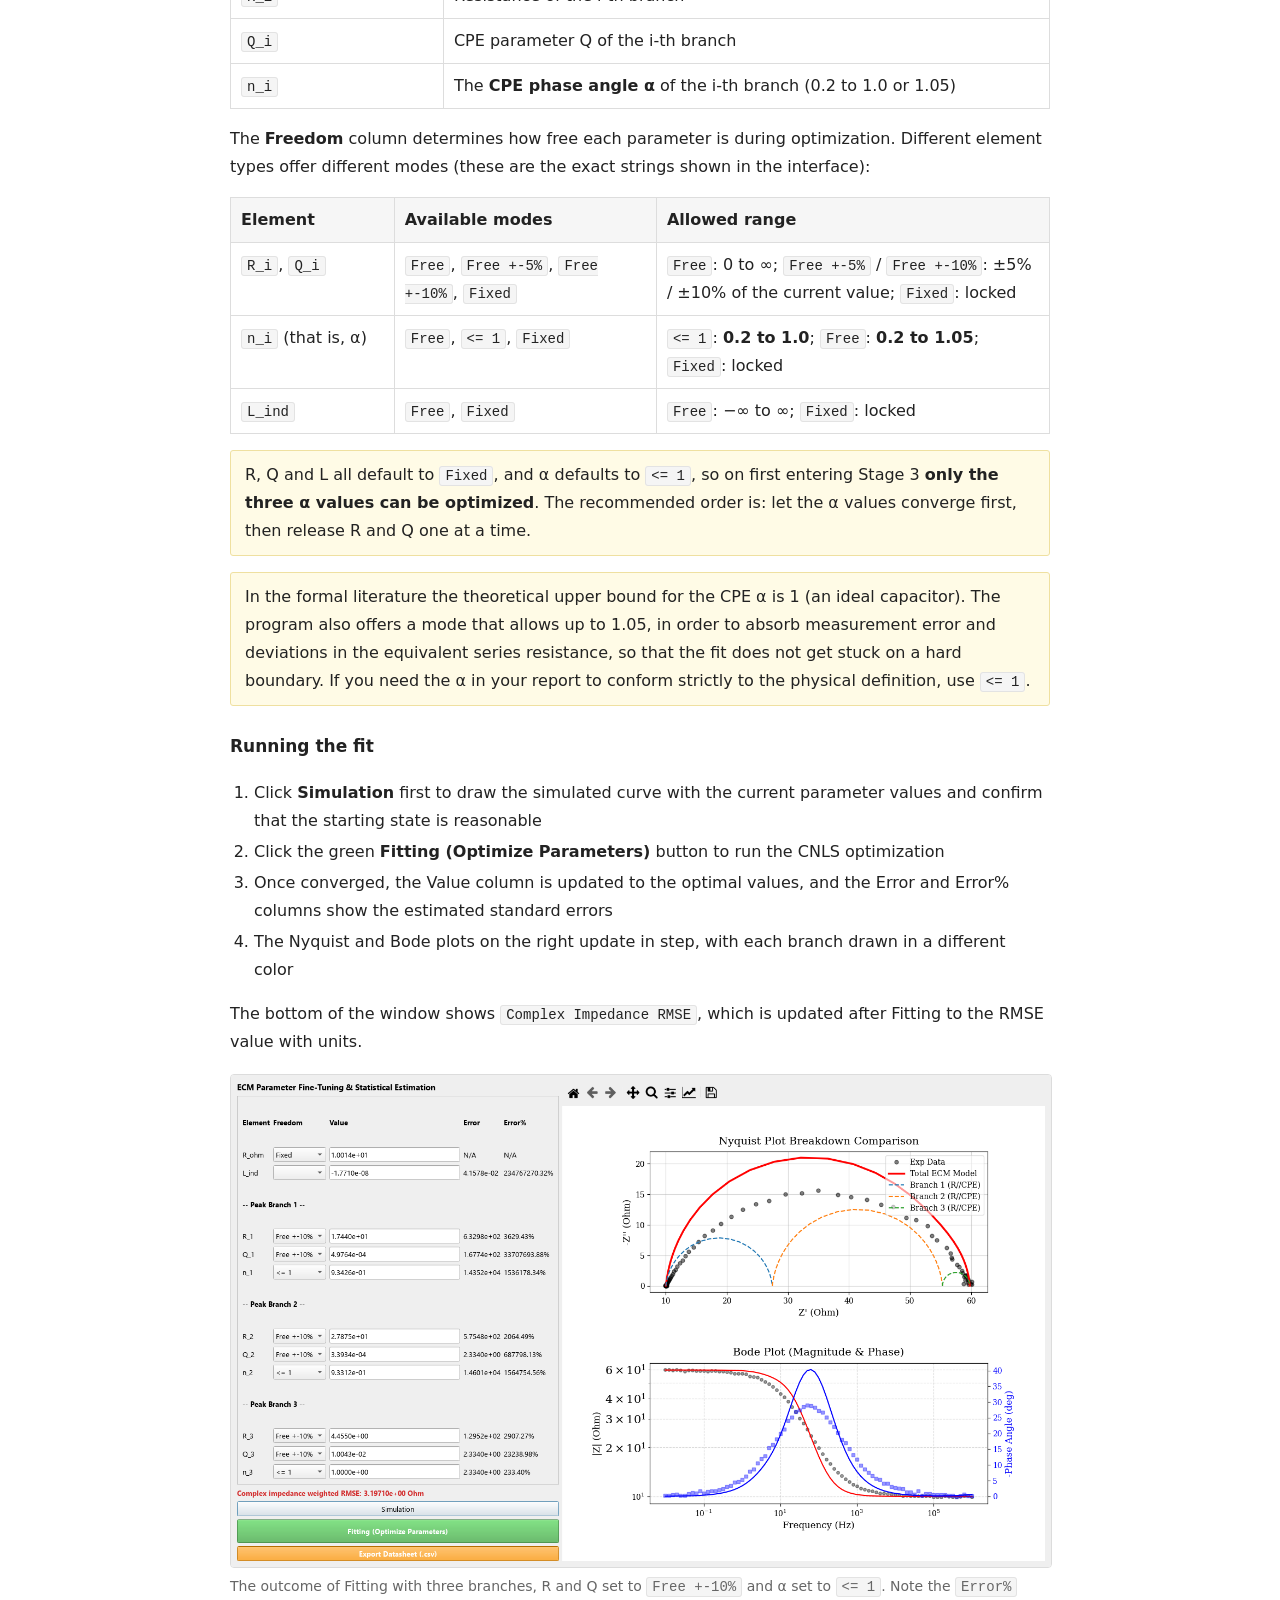
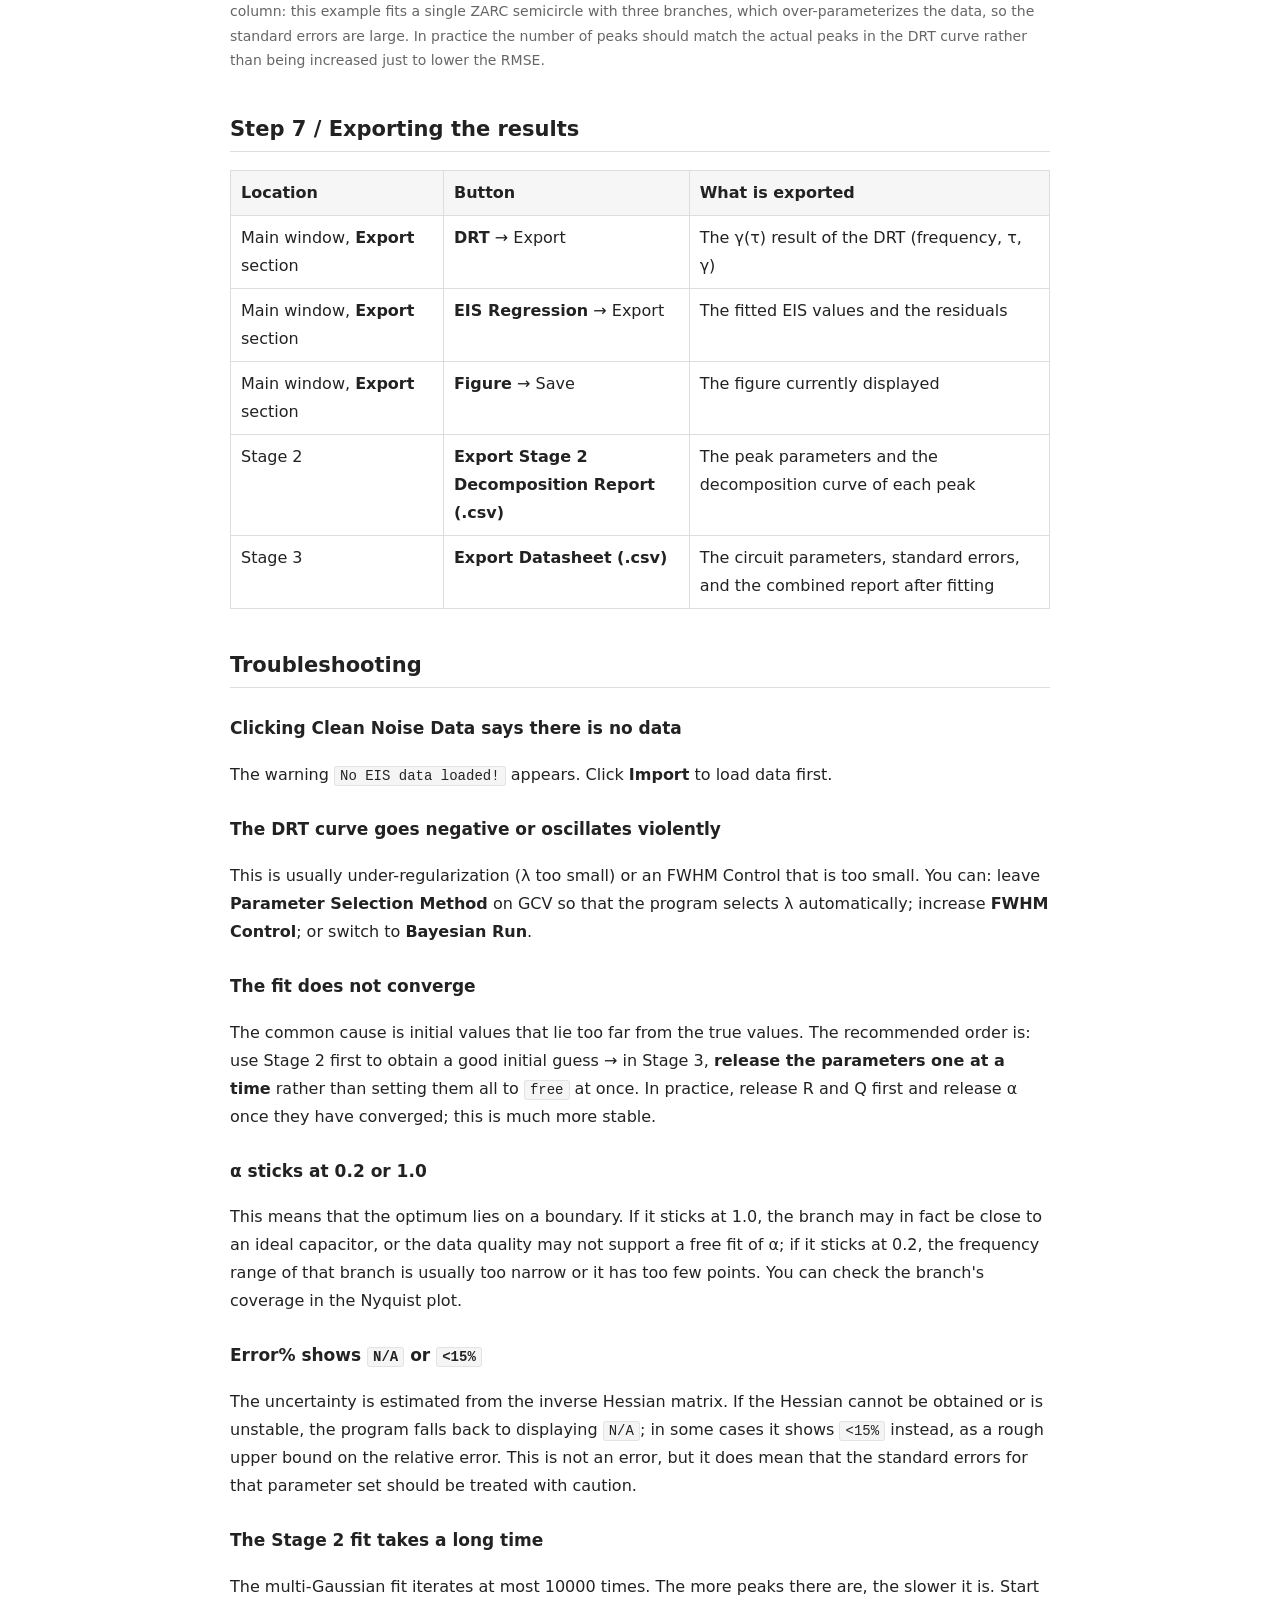
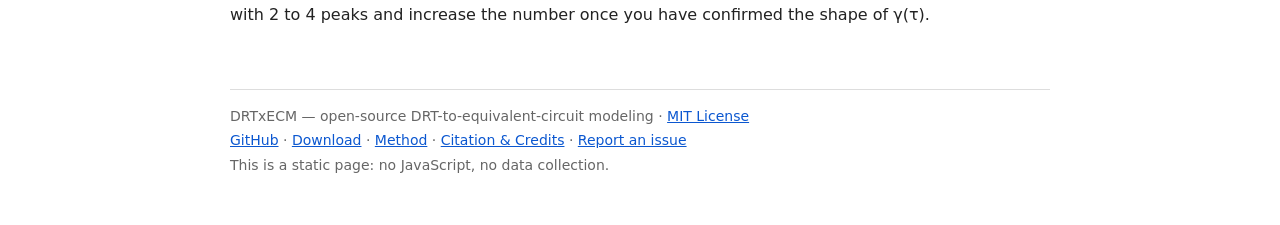
<file: en/guide.html>
<!DOCTYPE html>
<html lang="en">
<head>
<meta charset="utf-8">
<meta name="viewport" content="width=device-width, initial-scale=1">
<title>Guide - DRTxECM</title>
<meta name="description" content="The DRTxECM workflow: import EIS data, interactively clean noise, run DRT, decompose Gaussian peaks, then fit an equivalent circuit by CNLS and export the results. Includes a reference for the interface fields and buttons.">
<link rel="canonical" href="https://drtxecm.billlinch.com/en/guide.html">
<link rel="alternate" hreflang="en" href="https://drtxecm.billlinch.com/en/guide.html">
<link rel="alternate" hreflang="zh-Hant" href="https://drtxecm.billlinch.com/guide.html">
<link rel="alternate" hreflang="x-default" href="https://drtxecm.billlinch.com/guide.html">
<link rel="icon" href="/favicon.ico" sizes="any">
<link rel="icon" type="image/png" sizes="96x96" href="/assets/favicon-96.png">
<link rel="apple-touch-icon" href="/assets/apple-touch-icon.png">
<meta property="og:type" content="website">
<meta property="og:url" content="https://drtxecm.billlinch.com/en/guide.html">
<meta property="og:title" content="Guide - DRTxECM">
<meta property="og:description" content="The DRTxECM workflow: import EIS data, interactively clean noise, run DRT, decompose Gaussian peaks, then fit an equivalent circuit by CNLS and export the results. Includes a reference for the interface fields and buttons.">
<meta property="og:image" content="https://drtxecm.billlinch.com/assets/og-image.png">
<meta name="twitter:card" content="summary_large_image">
<link rel="stylesheet" href="../assets/style.css">
</head>
<body>

<header class="site">
  <p class="brand"><a href="index.html"><img src="../assets/logo.svg" alt="DRTxECM" height="30"></a></p>
  <span class="ver">v0.2.3</span>
  <span class="spacer"></span>
  <span class="lang"><a href="../guide.html">繁體中文</a></span>
</header>

<nav class="site">
  <a href="index.html">Home</a>
  <a href="download.html">Download</a>
  <a class="here" href="guide.html">Guide</a>
  <a href="method.html">Method</a>
  <a href="faq.html">FAQ</a>
  <a href="cite.html">Citation &amp; Credits</a>
</nav>

<h1>Guide</h1>
<p class="lead">
The DRTxECM interface is in <b>English</b>. Every button and field name below is quoted verbatim
from the program, so that you can follow along on screen. The overall workflow is a fixed seven-step sequence.
</p>

<h2>Overall workflow</h2>

<ol>
  <li><b>Import</b> — import EIS data (CSV / TXT)</li>
  <li><b>Clean Noise Data</b> — click away noise points on the plot (optional, recommended)</li>
  <li><b>Run</b> — run the DRT to obtain γ(τ)</li>
  <li>Inspect the DRT quality (DRT, residuals, EIS Score)</li>
  <li><b>Launch Stage 2</b> — Gaussian peak decomposition of γ(τ)</li>
  <li><b>Export to Stage 3</b> — adjust R, Q and α and perform the CNLS fit</li>
  <li>Export the parameters and figures</li>
</ol>

<h2>Step 1 / Importing EIS data</h2>

<p>In the <b>Import Data</b> section on the left side of the main window, click <b>Import</b> and select
a CSV or TXT file; the "<b>EIS Data Import Preprocessing Panel (DRTxECM)</b>" window then opens.</p>

<p>Different instruments (BioLogic, Autolab, Solartron, Gamry…) export different numbers of header rows
and different column orders, and this window exists to handle those differences:</p>

<table>
  <tr><th style="width:34%">Control</th><th>Purpose</th></tr>
  <tr><td>Number of rows to skip</td><td>Specify how many rows to skip at the start of the file (instrument header, comments, blank rows)</td></tr>
  <tr><td><b>Toggle Column 3 (Z'') Sign (* -1)</b></td><td>Multiply the third column (the imaginary part) by &minus;1. Some instruments store Z'' as positive, which turns the Nyquist plot upside down; use this button to correct it</td></tr>
  <tr><td><b>Confirm and Import</b></td><td>Confirm and import</td></tr>
</table>

<p>After importing, the data appear in the main window and an EIS plot is shown at the top of the screen.
The data-parsing logic lives in <code>DataImportPreprocessor</code>; if your file format is unusual,
the source is in <code>pyDRTtools/extensions.py</code>.</p>

<h2>Step 2 / Cleaning noisy data</h2>

<p>
The menu bar has a separate action, <b>Clean Noise Data</b> (shortcut <kbd>Ctrl</kbd>+<kbd>D</kbd>).
Clicking it opens the "<b>EIS Interactive Data Cleaning Interface</b>".
</p>

<p>On the Nyquist plot, <b>click directly on the data points you want to remove</b> to delete them;
there is no need to go back and edit the source file.</p>

<table>
  <tr><th style="width:34%">Button</th><th>Purpose</th></tr>
  <tr><td><b>&#8617; Undo Last Deletion</b></td><td>Undo the last deletion</td></tr>
  <tr><td><b>Reset All Changes</b></td><td>Restore all deleted points</td></tr>
  <tr><td><b>Apply Cleaning and Return</b></td><td>Apply and return to the main window</td></tr>
</table>

<p>The window shows <code>Current active data points:</code> — the number of remaining points — live,
so that you can see how many points you have deleted.</p>

<p class="note">
Once cleaning is finished, the program resamples the data onto a uniform logarithmic frequency grid
using <b>PCHIP monotone interpolation</b>. The numerical DRT method requires a uniform frequency grid,
so this step is not a plain deletion of data: it resamples at the same time. If your data are already
uniform and clean, you may skip this step.
</p>

<figure class="shot">
  <a href="../assets/screenshots/01-eis-loaded.png"><img src="../assets/screenshots/01-eis-loaded.png" alt="The main window after importing the ZARC sample data: DRT settings on the left, the raw EIS Nyquist plot on the right" width="1500" height="950"></a>
  <figcaption>
    The state after importing the bundled ZARC sample data. On the right is the Nyquist plot of the
    raw EIS data &mdash; a <b>depressed semicircle</b> (its centre lies below the real axis), which is
    the signature of a CPE phase angle &alpha; &lt; 1. On the left are all the DRT settings.
    Click the image for full size.
  </figcaption>
</figure>

<h2>Step 3 / Configuring and running the DRT</h2>

<p>The left side of the main window holds the DRT settings; the upper right shows the plots and the
lower right the run buttons. The settings are as follows:</p>

<table>
  <tr><th style="width:30%">Field</th><th style="width:26%">Options</th><th>Description</th></tr>
  <tr>
    <td><b>Method of Discretization</b></td>
    <td>Gaussian (default), C2 Matern, C4 Matern, C6 Matern, Inverse Quadratic, Inverse Quadric, Cauchy, PWL</td>
    <td>The basis functions (radial basis) used to discretize γ(τ). Gaussian is the most common starting point; PWL is piecewise linear</td>
  </tr>
  <tr>
    <td><b>Data Used</b></td>
    <td>Combined Re-Im Data (default), Re Data, Im Data</td>
    <td>Whether the fit uses the real part, the imaginary part, or both. Both are used by default</td>
  </tr>
  <tr>
    <td><b>Inductance</b></td>
    <td>Fitting w/o Inductance (default), Fitting with Inductance, Discard Inductive Data</td>
    <td>Whether the inductive behavior at the high-frequency end is fitted along with the rest, ignored, or whether the data in the inductive region are simply discarded</td>
  </tr>
  <tr>
    <td><b>Regularization Derivative</b></td>
    <td>1st order (default), 2nd order</td>
    <td>The order of the derivative in the regularization term, which controls the smoothness of γ(τ)</td>
  </tr>
  <tr>
    <td><b>Parameter Selection Method</b></td>
    <td>custom, <b>GCV</b> (the default at program start), mGCV, rGCV, LC, kf, re-im</td>
    <td>How the regularization parameter λ is determined. With <code>custom</code> it is set manually in the field below</td>
  </tr>
  <tr>
    <td><b>Regularization parameter</b></td>
    <td>default <code>0.001</code></td>
    <td>The manual value of λ (used only in <code>custom</code> mode)</td>
  </tr>
  <tr>
    <td><b>Optimal Regularization parameter</b></td>
    <td>read-only</td>
    <td>The λ selected automatically by the program; it is displayed here after a run</td>
  </tr>
  <tr>
    <td><b>Number of Samples</b></td>
    <td>default <code>1000</code></td>
    <td>Number of samples for the Bayesian-related methods (Bayesian / BHT)</td>
  </tr>
  <tr>
    <td><b>RBF Shape Control</b></td>
    <td>FWHM Coefficient (default), Shape Factor</td>
    <td>How the width of the basis functions is determined</td>
  </tr>
  <tr>
    <td><b>FWHM Control</b></td>
    <td>default <code>0.5</code></td>
    <td>The width coefficient of the basis functions. Larger = smoother; smaller = higher resolution but more prone to oscillation</td>
  </tr>
</table>

<p>Once configured, three DRT algorithms can be run from the lower right, each with its own <b>Run</b> button:</p>

<table>
  <tr><th style="width:30%">Button</th><th>Method</th></tr>
  <tr><td><b>Simple Run</b></td><td>Ridge regression / Tikhonov regularization. The fastest; use this first in ordinary cases</td></tr>
  <tr><td><b>Bayesian Run</b></td><td>Bayesian regularization, estimating the noise and regularization hyperparameters jointly</td></tr>
  <tr><td><b>Hilbert Transform</b></td><td>BHT (Bayesian Hilbert Transform), a variant that makes use of the Kramers-Kronig relations</td></tr>
</table>

<h2>Step 4 / Reviewing the DRT results</h2>

<p>The right side of the main window has a row of display buttons that switch between plots:</p>

<table>
  <tr><th style="width:30%">Button</th><th>Plot contents</th></tr>
  <tr><td><b>EIS Data</b></td><td>Nyquist plot of the raw EIS data</td></tr>
  <tr><td><b>Magnitude</b></td><td>Impedance magnitude |Z| of the Bode plot</td></tr>
  <tr><td><b>Phase</b></td><td>Phase angle of the Bode plot</td></tr>
  <tr><td><b>Re Part</b></td><td>Real part versus frequency</td></tr>
  <tr><td><b>Im Part</b></td><td>Imaginary part versus frequency</td></tr>
  <tr><td><b>Re Residual</b></td><td>Real-part residual (experimental value &minus; fitted value)</td></tr>
  <tr><td><b>Im Residual</b></td><td>Imaginary-part residual</td></tr>
  <tr><td><b>DRT</b></td><td>The <b>γ(τ) distribution</b>, that is, the target of the decomposition in the next step</td></tr>
  <tr><td><b>EIS Score</b></td><td>The goodness-of-fit score of each method, used to compare different settings</td></tr>
</table>

<p class="ok">
<b>A tip for judging quality</b>: the residuals should scatter randomly around zero and should not
curve systematically. If the residuals show clear structure, it usually means that the number of peaks
is insufficient, that the regularization parameter λ is unsuitable, or that the high-frequency
inductance has not been handled properly.
</p>

<figure class="shot">
  <a href="../assets/screenshots/02-drt-result.png"><img src="../assets/screenshots/02-drt-result.png" alt="The DRT result showing a single relaxation peak in gamma(tau)" width="1500" height="950"></a>
  <figcaption>
    The DRT result after pressing <b>Simple Run</b> (with Parameter Selection Method set to GCV).
    This dataset has a single clear relaxation peak, so decomposing it with one or two peaks
    is sufficient for the next step.
  </figcaption>
</figure>

<h2>Step 5 / Stage 2: Gaussian peak decomposition</h2>

<p>
In the <b>Peak deconvolution</b> section, enter the <b>Number of peaks</b> (default <code>3</code>),
then click the blue <b>Launch Stage 2 (Peak Analysis)</b> button to open the
"<b>Stage 2: DRT Peak Fitting (DRTxECM)</b>" window.
</p>

<p>This window performs a <b>multi-Gaussian peak fit</b> on the γ(τ) obtained in the previous step,
splitting the continuous distribution into a number of discrete peaks:</p>

<div class="formula">γ(ln τ) &asymp; &Sigma;<sub>i</sub> A<sub>i</sub> · exp( &minus;(ln τ &minus; &mu;<sub>i</sub>)<sup>2</sup> / (2 &sigma;<sub>i</sub><sup>2</sup>) )</div>

<table>
  <tr><th style="width:44%">Button</th><th>Purpose</th></tr>
  <tr><td><b>View Initial Guess (Plot Guess)</b></td><td>Show the initial guess generated automatically by the program first, without optimizing</td></tr>
  <tr><td><b>Execute Gaussian Fit</b></td><td>Run the multi-Gaussian fit</td></tr>
  <tr><td><b>Export Stage 2 Decomposition Report (.csv)</b></td><td>Export the decomposition report: the parameters of each peak, together with the sampled points of each peak's fitted curve</td></tr>
  <tr><td><b>Export to Stage 3 (CPE Fine-Tuning)</b></td><td>Convert the peak parameters into initial R//CPE values and open the third stage</td></tr>
</table>

<h3>Peak parameter table</h3>

<p>Each peak has three fields, each with its own check box:</p>

<table>
  <tr><th style="width:26%">Field</th><th>Meaning</th></tr>
  <tr><td><code>amp</code></td><td>Peak amplitude A<sub>i</sub></td></tr>
  <tr><td><code>cen</code></td><td>Peak center position &mu;<sub>i</sub> (in ln τ)</td></tr>
  <tr><td><code>wid</code></td><td>Peak width &sigma;<sub>i</sub> (default <code>0.8</code>)</td></tr>
</table>

<p>
Checked = <b>lock that parameter</b> (it is held fixed and given no room to vary);
unchecked = let the fit adjust it freely. If you are confident about the physical location of a
given peak, locking it lets the other peaks converge more stably.
</p>

<figure class="shot">
  <a href="../assets/screenshots/03-stage2-peaks.png"><img src="../assets/screenshots/03-stage2-peaks.png" alt="The Stage 2 window: a three-Gaussian-peak decomposition and its parameter table" width="1250" height="800"></a>
  <figcaption>
    The result after pressing <b>Execute Gaussian Fit</b>. The table on the left holds each peak's
    amplitude <code>amp</code>, position <code>cen</code> and width <code>wid</code>; on the right the
    black dots are the raw DRT data, the red line is the sum of the three peaks, and the coloured
    dashed curves are the individual peaks. The top left also shows the <code>R_ohm</code> resolved in
    Stage 1 (10.014 &Omega; for this sample).
  </figcaption>
</figure>

<h2>Step 6 / Stage 3: equivalent-circuit CNLS fitting</h2>

<p>Clicking <b>Export to Stage 3 (CPE Fine-Tuning)</b> opens the
"<b>Stage 3: ECM Fine-Tune Panel (DRTxECM)</b>".</p>

<h3>How peak parameters become circuit initial values</h3>

<p>The program performs the following conversion automatically (each Gaussian peak corresponds to one
R//CPE branch):</p>

<div class="formula">
R = A · &sigma; · &radic;(2&pi;)<br>
&tau; = exp(&mu;)<br>
Q = &tau; / R<br>
&alpha; = 1.0 (starting value)
</div>

<p>In other words, the DRT peaks are not merely a visual decomposition: they directly provide a
<b>physically reasonable starting point</b>. This is one of the greatest advantages of DRTxECM over
general-purpose circuit-fitting tools.</p>

<h3>Parameter table</h3>

<p>The columns of the table on the left are <b>Element ｜ Freedom ｜ Value ｜ Error ｜ Error%</b>:</p>

<table>
  <tr><th style="width:26%">Element</th><th>Corresponding circuit element</th></tr>
  <tr><td><code>R_ohm</code></td><td>The series ohmic resistance R<sub>0</sub> (high-frequency intercept)</td></tr>
  <tr><td><code>L_ind</code></td><td>The series inductance L</td></tr>
  <tr><td><code>R_i</code></td><td>Resistance of the i-th branch</td></tr>
  <tr><td><code>Q_i</code></td><td>CPE parameter Q of the i-th branch</td></tr>
  <tr><td><code>n_i</code></td><td>The <b>CPE phase angle &alpha;</b> of the i-th branch (0.2 to 1.0 or 1.05)</td></tr>
</table>

<p>The <b>Freedom</b> column determines how free each parameter is during optimization.
Different element types offer different modes (these are the exact strings shown in the interface):</p>

<table>
  <tr><th style="width:20%">Element</th><th style="width:32%">Available modes</th><th>Allowed range</th></tr>
  <tr>
    <td><code>R_i</code>, <code>Q_i</code></td>
    <td><code>Free</code>, <code>Free +-5%</code>, <code>Free +-10%</code>, <code>Fixed</code></td>
    <td><code>Free</code>: 0 to &infin;; <code>Free +-5%</code> / <code>Free +-10%</code>: &plusmn;5% / &plusmn;10% of the current value; <code>Fixed</code>: locked</td>
  </tr>
  <tr>
    <td><code>n_i</code> (that is, &alpha;)</td>
    <td><code>Free</code>, <code>&lt;= 1</code>, <code>Fixed</code></td>
    <td><code>&lt;= 1</code>: <b>0.2 to 1.0</b>; <code>Free</code>: <b>0.2 to 1.05</b>; <code>Fixed</code>: locked</td>
  </tr>
  <tr>
    <td><code>L_ind</code></td>
    <td><code>Free</code>, <code>Fixed</code></td>
    <td><code>Free</code>: &minus;&infin; to &infin;; <code>Fixed</code>: locked</td>
  </tr>
</table>

<p class="note">
R, Q and L all default to <code>Fixed</code>, and &alpha; defaults to <code>&lt;= 1</code>,
so on first entering Stage 3 <b>only the three &alpha; values can be optimized</b>.
The recommended order is: let the &alpha; values converge first, then release R and Q one at a time.
</p>

<p class="note">
In the formal literature the theoretical upper bound for the CPE &alpha; is 1 (an ideal capacitor).
The program also offers a mode that allows up to 1.05, in order to absorb measurement error and
deviations in the equivalent series resistance, so that the fit does not get stuck on a hard boundary.
If you need the &alpha; in your report to conform strictly to the physical definition, use <code>&lt;= 1</code>.
</p>

<h3>Running the fit</h3>

<ol>
  <li>Click <b>Simulation</b> first to draw the simulated curve with the current parameter values and confirm that the starting state is reasonable</li>
  <li>Click the green <b>Fitting (Optimize Parameters)</b> button to run the CNLS optimization</li>
  <li>Once converged, the Value column is updated to the optimal values, and the Error and Error% columns show the estimated standard errors</li>
  <li>The Nyquist and Bode plots on the right update in step, with each branch drawn in a different color</li>
</ol>

<p>
The bottom of the window shows <code>Complex Impedance RMSE</code>, which is updated after Fitting
to the RMSE value with units.
</p>

<figure class="shot">
  <a href="../assets/screenshots/04-stage3-ecm.png"><img src="../assets/screenshots/04-stage3-ecm.png" alt="The Stage 3 parameter table after fitting, with branch-resolved Nyquist and Bode plots" width="1500" height="900"></a>
  <figcaption>
    The outcome of Fitting with three branches, R and Q set to <code>Free +-10%</code> and &alpha; set to
    <code>&lt;= 1</code>. Note the <code>Error%</code> column: this example fits a single ZARC semicircle
    with three branches, which over-parameterizes the data, so the standard errors are large.
    In practice the number of peaks should match the actual peaks in the DRT curve rather than being
    increased just to lower the RMSE.
  </figcaption>
</figure>

<h2>Step 7 / Exporting the results</h2>

<table>
  <tr><th style="width:26%">Location</th><th style="width:30%">Button</th><th>What is exported</th></tr>
  <tr><td>Main window, <b>Export</b> section</td><td><b>DRT</b> → Export</td><td>The γ(τ) result of the DRT (frequency, τ, γ)</td></tr>
  <tr><td>Main window, <b>Export</b> section</td><td><b>EIS Regression</b> → Export</td><td>The fitted EIS values and the residuals</td></tr>
  <tr><td>Main window, <b>Export</b> section</td><td><b>Figure</b> → Save</td><td>The figure currently displayed</td></tr>
  <tr><td>Stage 2</td><td><b>Export Stage 2 Decomposition Report (.csv)</b></td><td>The peak parameters and the decomposition curve of each peak</td></tr>
  <tr><td>Stage 3</td><td><b>Export Datasheet (.csv)</b></td><td>The circuit parameters, standard errors, and the combined report after fitting</td></tr>
</table>

<h2>Troubleshooting</h2>

<h3>Clicking Clean Noise Data says there is no data</h3>
<p>The warning <code>No EIS data loaded!</code> appears. Click <b>Import</b> to load data first.</p>

<h3>The DRT curve goes negative or oscillates violently</h3>
<p>
This is usually under-regularization (λ too small) or an FWHM Control that is too small. You can:
leave <b>Parameter Selection Method</b> on GCV so that the program selects λ automatically;
increase <b>FWHM Control</b>; or switch to <b>Bayesian Run</b>.
</p>

<h3>The fit does not converge</h3>
<p>
The common cause is initial values that lie too far from the true values. The recommended order is:
use Stage 2 first to obtain a good initial guess → in Stage 3, <b>release the parameters one at a
time</b> rather than setting them all to <code>free</code> at once. In practice, release R and Q first
and release &alpha; once they have converged; this is much more stable.
</p>

<h3>α sticks at 0.2 or 1.0</h3>
<p>
This means that the optimum lies on a boundary. If it sticks at 1.0, the branch may in fact be close
to an ideal capacitor, or the data quality may not support a free fit of &alpha;; if it sticks at 0.2,
the frequency range of that branch is usually too narrow or it has too few points. You can check the
branch's coverage in the Nyquist plot.
</p>

<h3>Error% shows <code>N/A</code> or <code>&lt;15%</code></h3>
<p>
The uncertainty is estimated from the inverse Hessian matrix. If the Hessian cannot be obtained or is
unstable, the program falls back to displaying <code>N/A</code>; in some cases it shows
<code>&lt;15%</code> instead, as a rough upper bound on the relative error. This is not an error, but
it does mean that the standard errors for that parameter set should be treated with caution.
</p>

<h3>The Stage 2 fit takes a long time</h3>
<p>
The multi-Gaussian fit iterates at most 10000 times. The more peaks there are, the slower it is.
Start with 2 to 4 peaks and increase the number once you have confirmed the shape of γ(τ).
</p>

<footer class="site">
  DRTxECM — open-source DRT-to-equivalent-circuit modeling ·
  <a href="https://github.com/Linch-Lab/DRTxECM/blob/master/LICENSE">MIT License</a><br>
  <a href="https://github.com/Linch-Lab/DRTxECM">GitHub</a> ·
  <a href="download.html">Download</a> ·
  <a href="method.html">Method</a> ·
  <a href="cite.html">Citation &amp; Credits</a> ·
  <a href="https://github.com/Linch-Lab/DRTxECM/issues">Report an issue</a><br>
  This is a static page: no JavaScript, no data collection.
</footer>

</body>
</html>
</file>
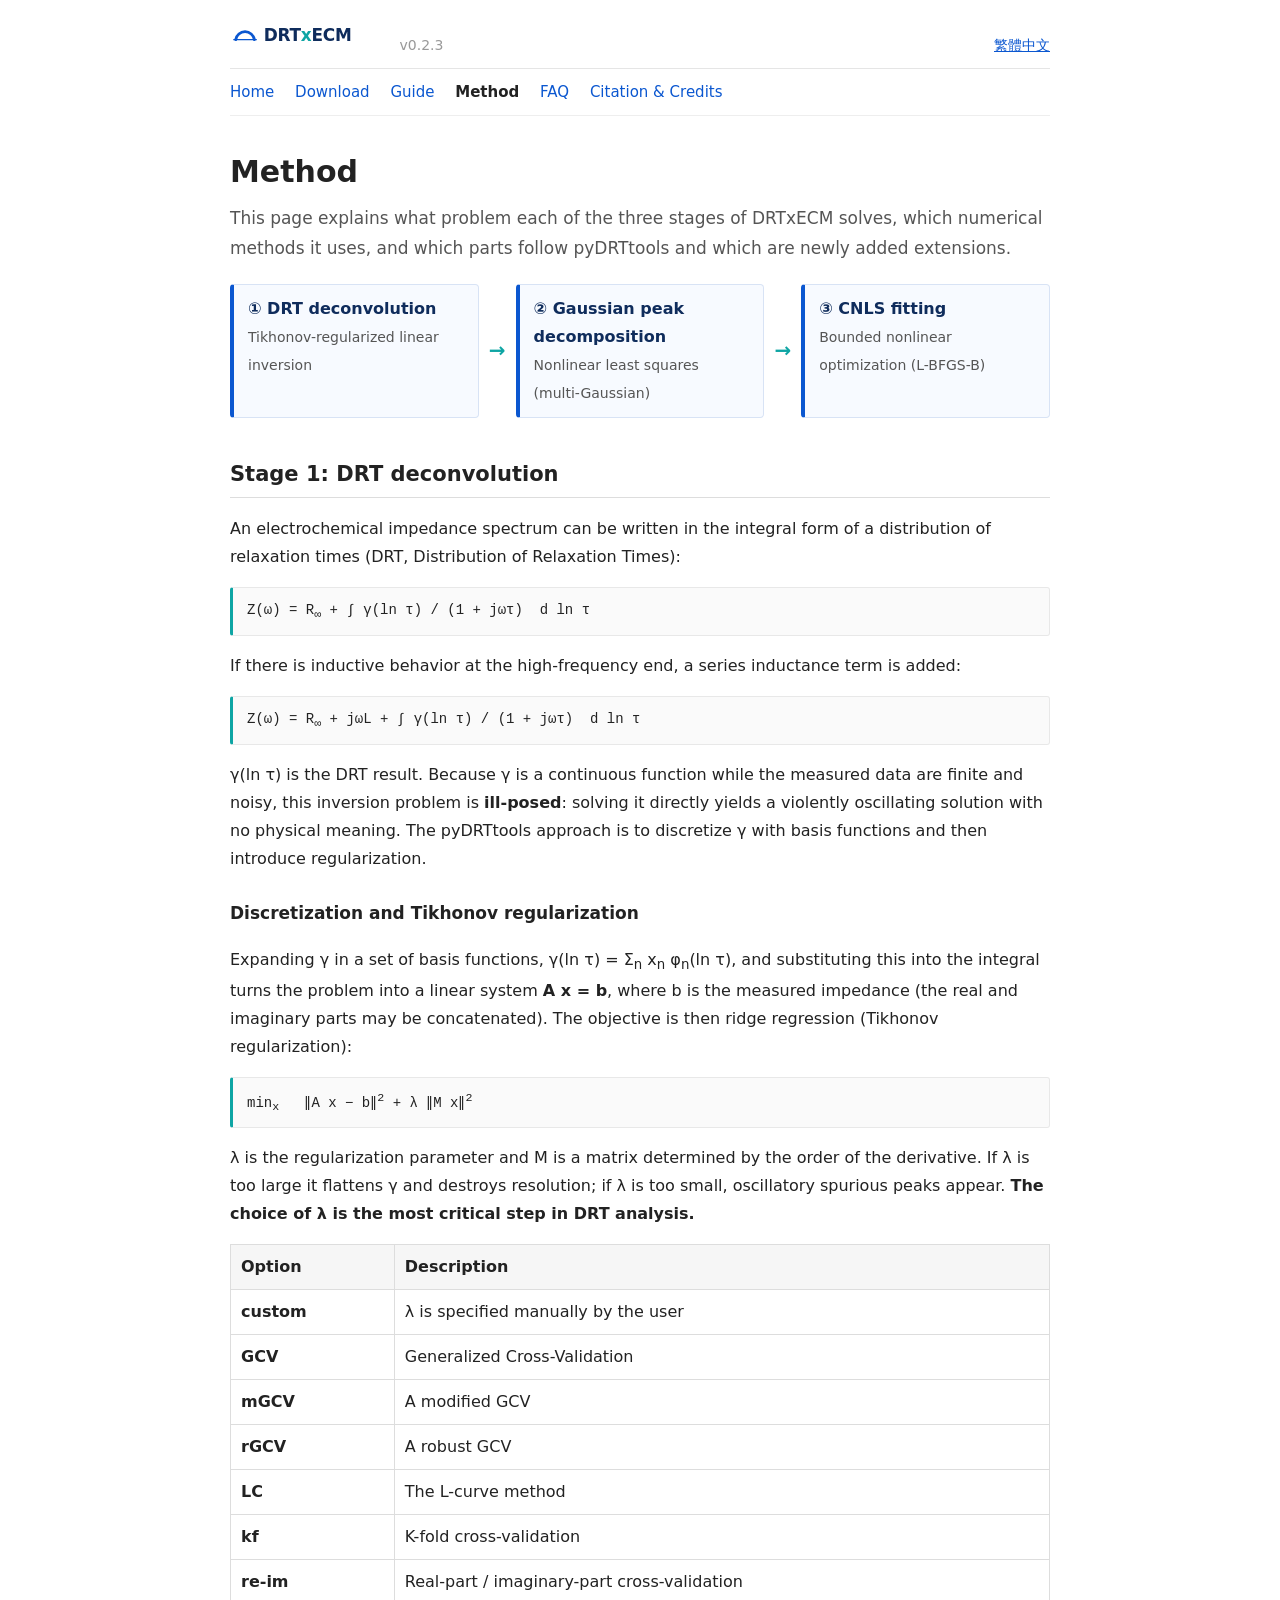
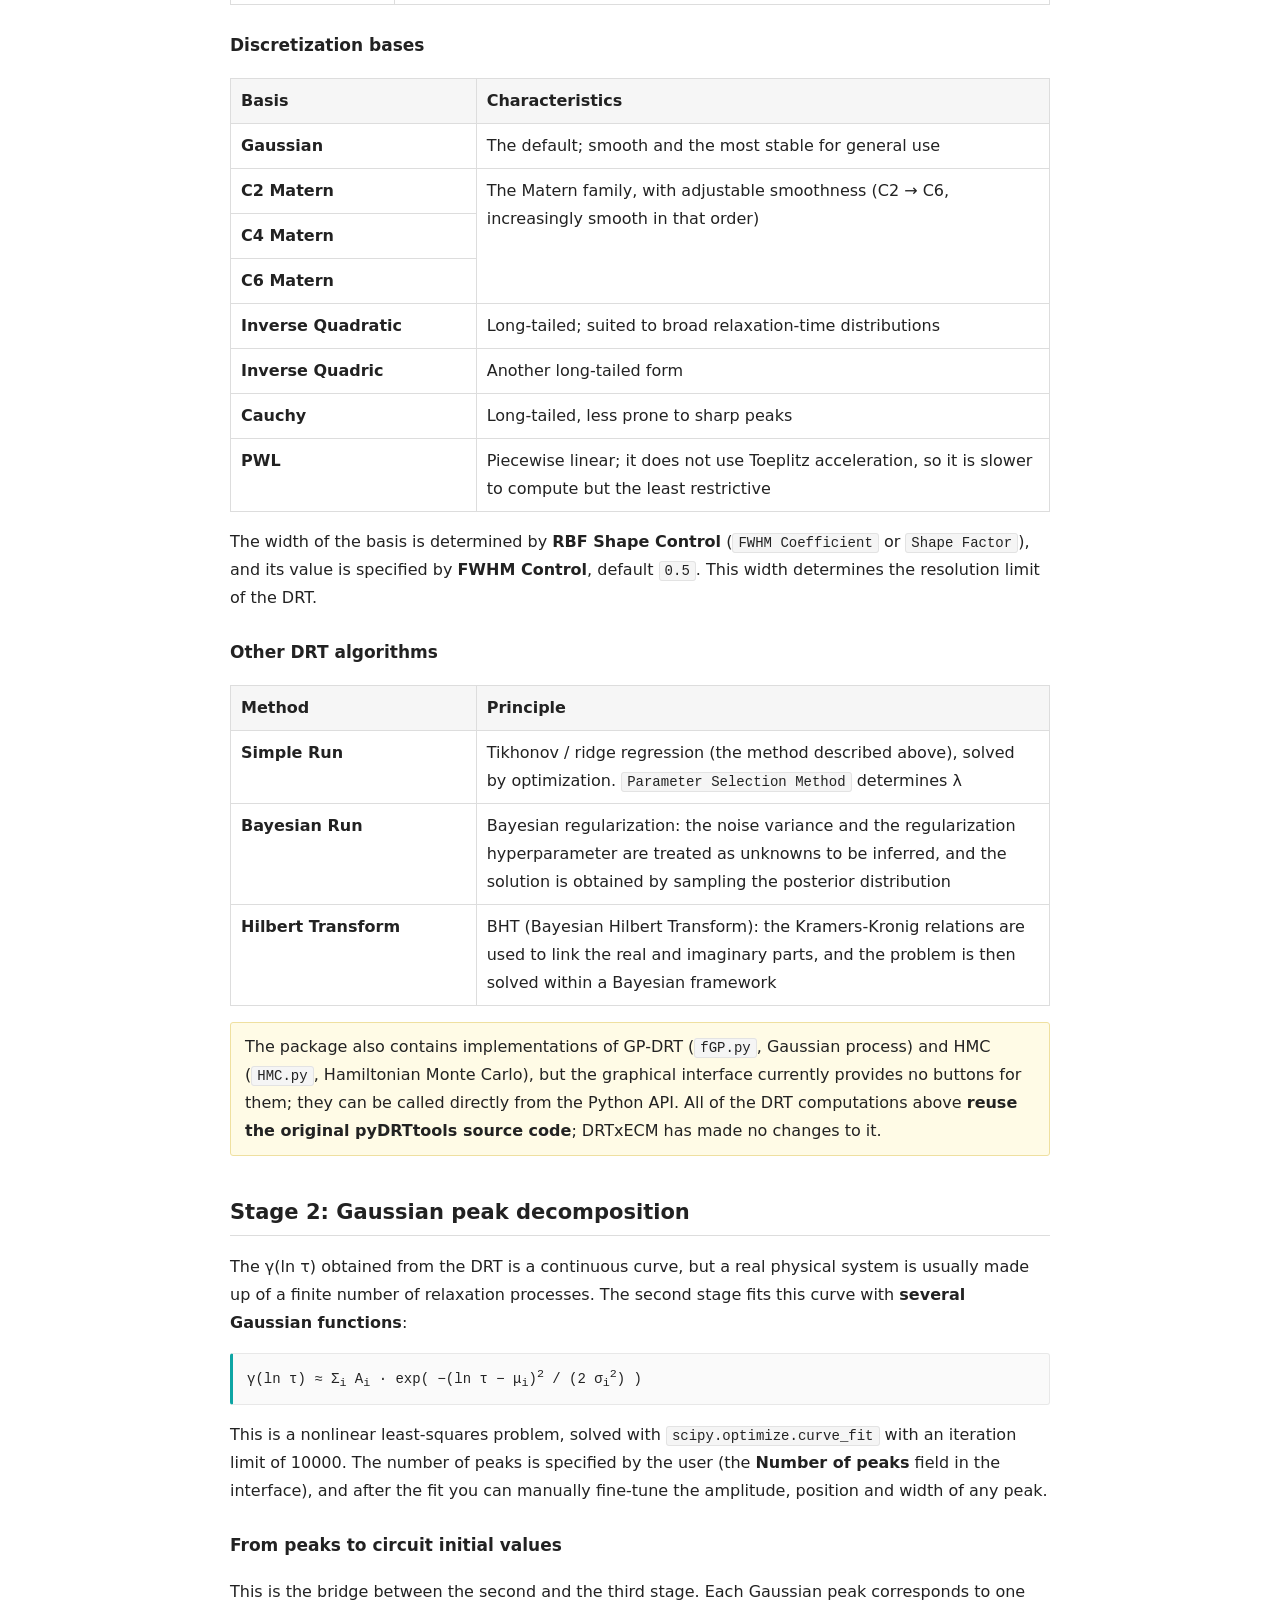
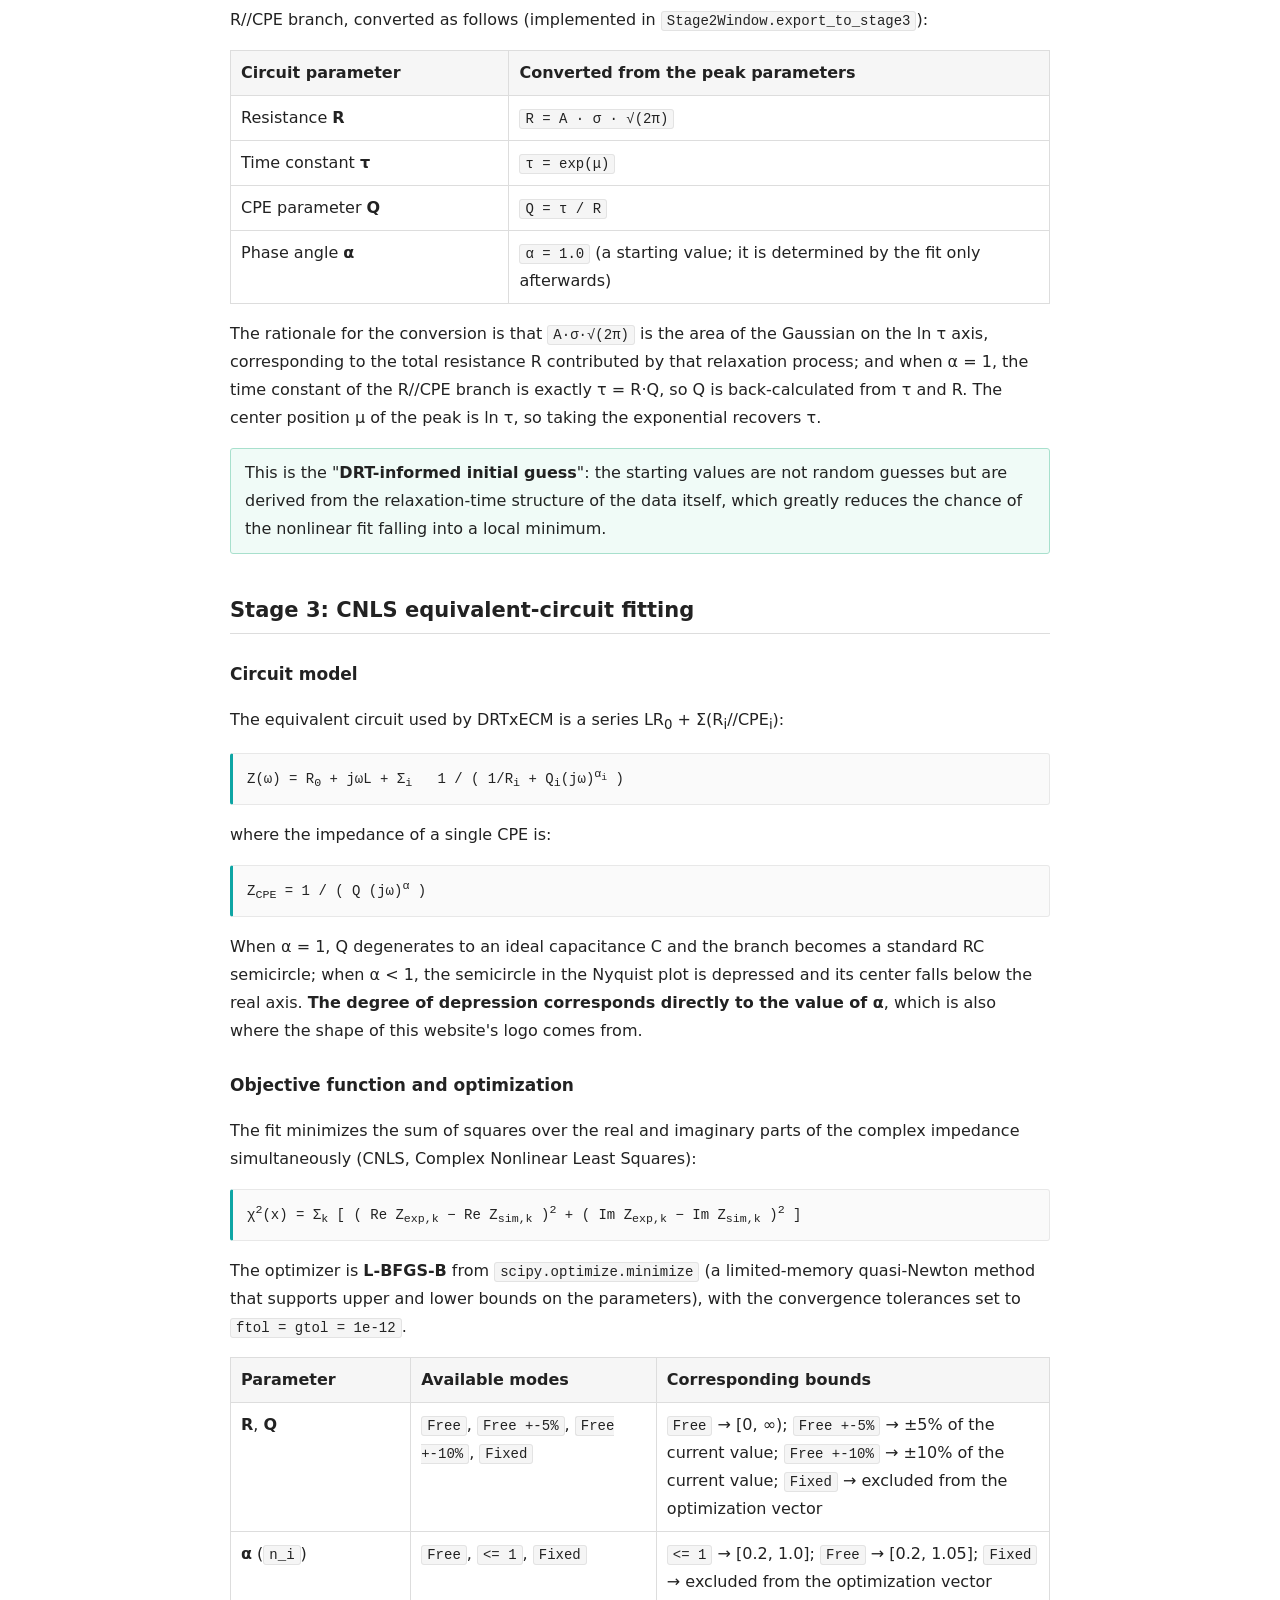
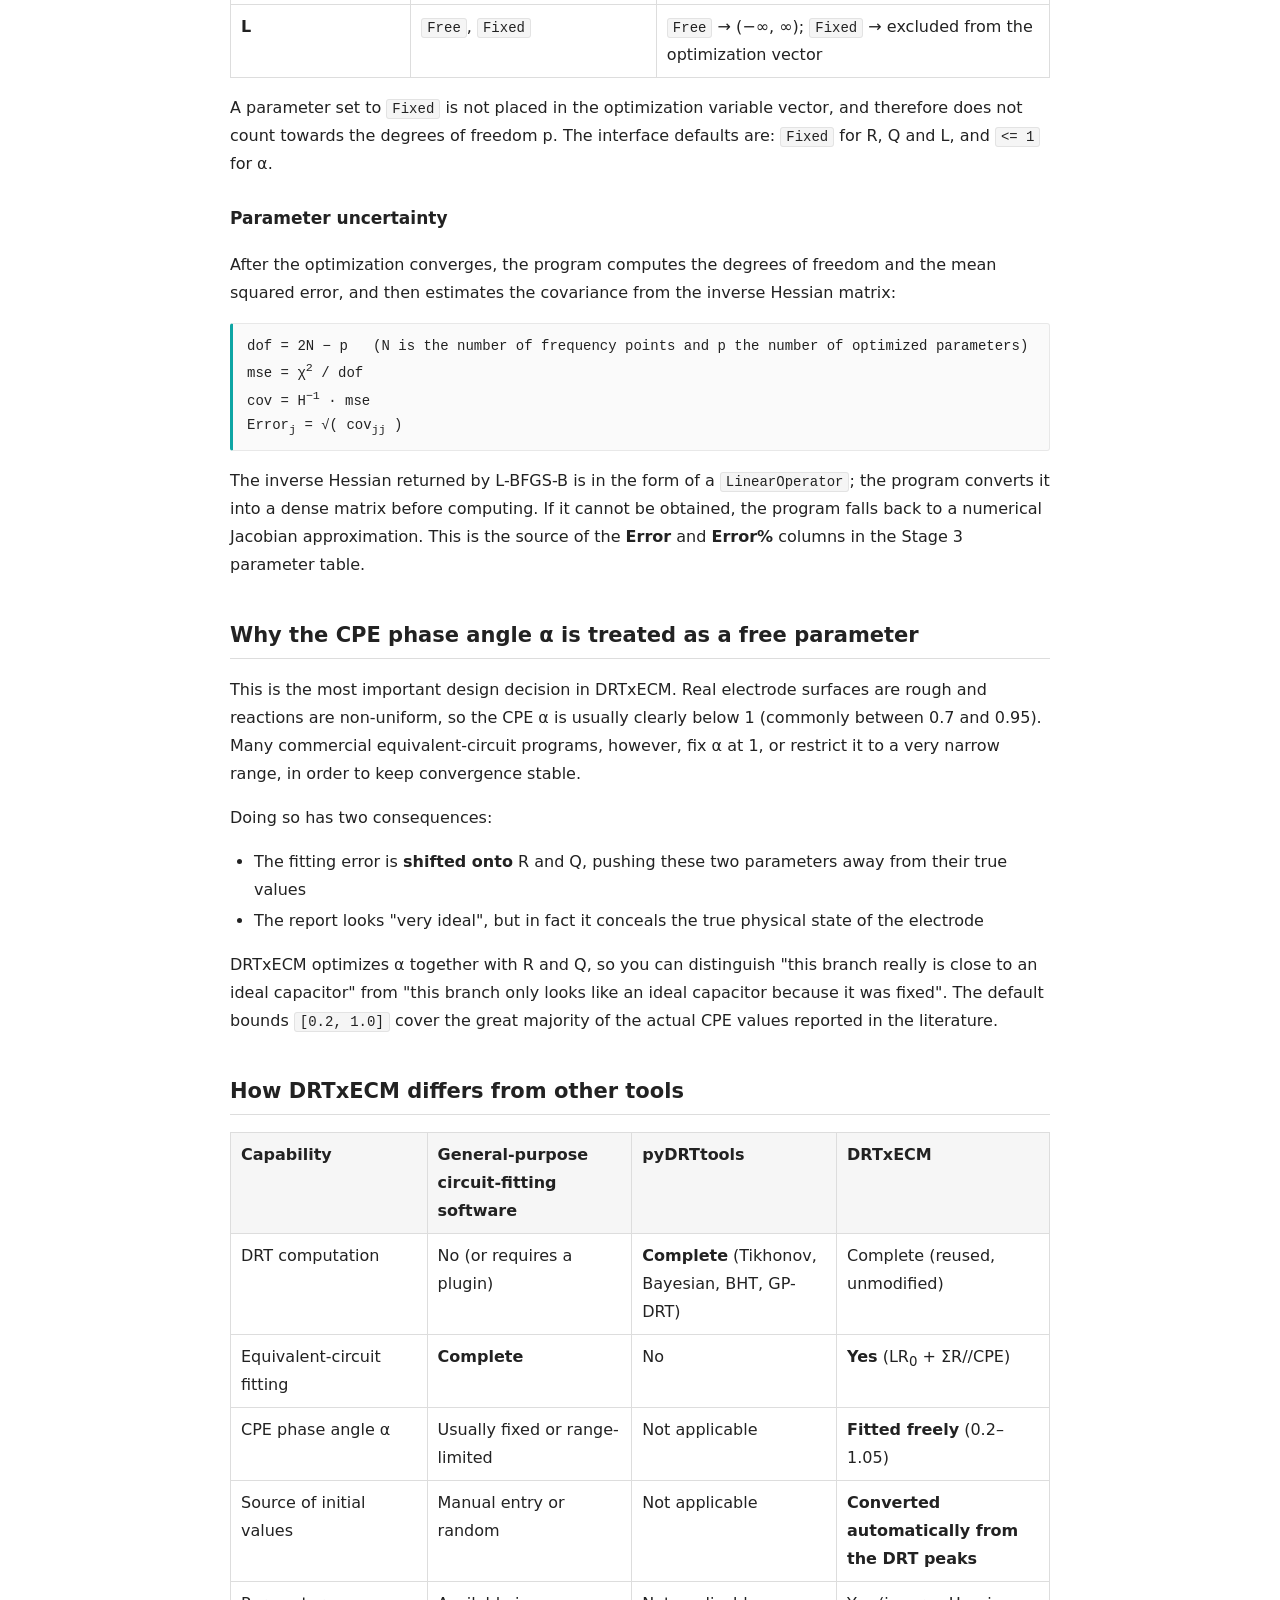
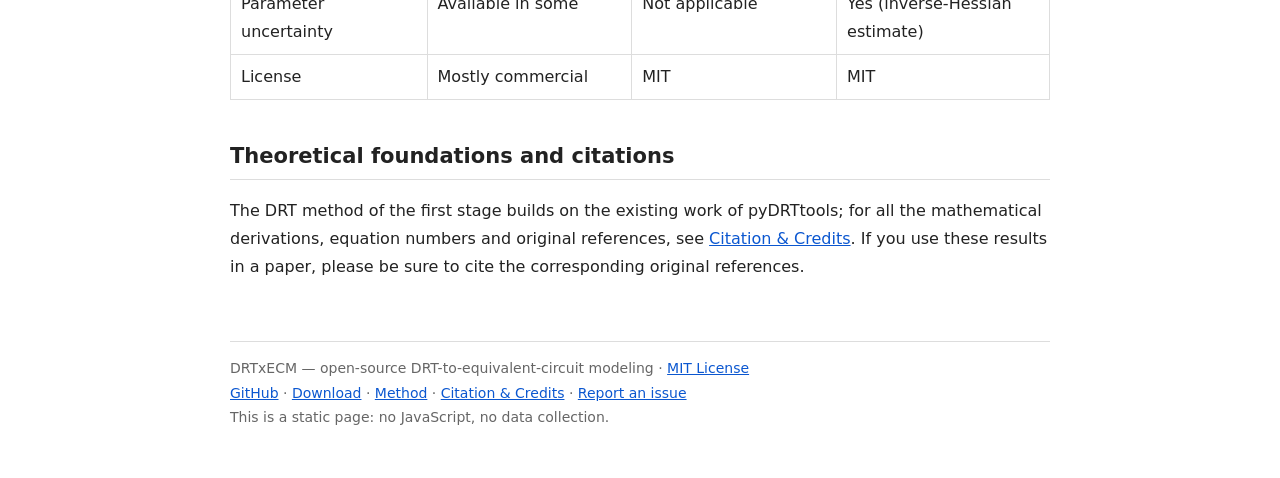
<file: en/method.html>
<!DOCTYPE html>
<html lang="en">
<head>
<meta charset="utf-8">
<meta name="viewport" content="width=device-width, initial-scale=1">
<title>Method - DRTxECM</title>
<meta name="description" content="The three stages of DRTxECM: DRT deconvolution with Tikhonov regularization, Gaussian peak decomposition and conversion into R//CPE initial values, and CNLS equivalent-circuit fitting with parameter uncertainty estimation.">
<link rel="canonical" href="https://drtxecm.billlinch.com/en/method.html">
<link rel="alternate" hreflang="en" href="https://drtxecm.billlinch.com/en/method.html">
<link rel="alternate" hreflang="zh-Hant" href="https://drtxecm.billlinch.com/method.html">
<link rel="alternate" hreflang="x-default" href="https://drtxecm.billlinch.com/method.html">
<link rel="icon" href="/favicon.ico" sizes="any">
<link rel="icon" type="image/png" sizes="96x96" href="/assets/favicon-96.png">
<link rel="apple-touch-icon" href="/assets/apple-touch-icon.png">
<meta property="og:type" content="website">
<meta property="og:url" content="https://drtxecm.billlinch.com/en/method.html">
<meta property="og:title" content="Method - DRTxECM">
<meta property="og:description" content="The three stages of DRTxECM: DRT deconvolution with Tikhonov regularization, Gaussian peak decomposition and conversion into R//CPE initial values, and CNLS equivalent-circuit fitting with parameter uncertainty estimation.">
<meta property="og:image" content="https://drtxecm.billlinch.com/assets/og-image.png">
<meta name="twitter:card" content="summary_large_image">
<link rel="stylesheet" href="../assets/style.css">
</head>
<body>

<header class="site">
  <p class="brand"><a href="index.html"><img src="../assets/logo.svg" alt="DRTxECM" height="30"></a></p>
  <span class="ver">v0.2.3</span>
  <span class="spacer"></span>
  <span class="lang"><a href="../method.html">繁體中文</a></span>
</header>

<nav class="site">
  <a href="index.html">Home</a>
  <a href="download.html">Download</a>
  <a href="guide.html">Guide</a>
  <a class="here" href="method.html">Method</a>
  <a href="faq.html">FAQ</a>
  <a href="cite.html">Citation &amp; Credits</a>
</nav>

<h1>Method</h1>
<p class="lead">
This page explains what problem each of the three stages of DRTxECM solves, which numerical methods
it uses, and which parts follow pyDRTtools and which are newly added extensions.
</p>

<div class="pipe">
  <div class="step"><b>① DRT deconvolution</b><span>Tikhonov-regularized linear inversion</span></div>
  <div class="arw">&rarr;</div>
  <div class="step"><b>② Gaussian peak decomposition</b><span>Nonlinear least squares (multi-Gaussian)</span></div>
  <div class="arw">&rarr;</div>
  <div class="step"><b>③ CNLS fitting</b><span>Bounded nonlinear optimization (L-BFGS-B)</span></div>
</div>

<h2>Stage 1: DRT deconvolution</h2>

<p>
An electrochemical impedance spectrum can be written in the integral form of a distribution of
relaxation times (DRT, Distribution of Relaxation Times):
</p>

<div class="formula">Z(&omega;) = R<sub>&infin;</sub> + &int; γ(ln τ) / (1 + j&omega;τ) &nbsp;d ln τ</div>

<p>
If there is inductive behavior at the high-frequency end, a series inductance term is added:
</p>

<div class="formula">Z(&omega;) = R<sub>&infin;</sub> + j&omega;L + &int; γ(ln τ) / (1 + j&omega;τ) &nbsp;d ln τ</div>

<p>
γ(ln τ) is the DRT result. Because γ is a continuous function while the measured data are finite and
noisy, this inversion problem is <b>ill-posed</b>: solving it directly yields a violently oscillating
solution with no physical meaning. The pyDRTtools approach is to discretize γ with basis functions and
then introduce regularization.
</p>

<h3>Discretization and Tikhonov regularization</h3>

<p>
Expanding γ in a set of basis functions, γ(ln τ) = &Sigma;<sub>n</sub> x<sub>n</sub> φ<sub>n</sub>(ln τ),
and substituting this into the integral turns the problem into a linear system <b>A x = b</b>,
where b is the measured impedance (the real and imaginary parts may be concatenated).
The objective is then ridge regression (Tikhonov regularization):
</p>

<div class="formula">min<sub>x</sub> &nbsp; &#8214;A x &minus; b&#8214;<sup>2</sup> + λ &#8214;M x&#8214;<sup>2</sup></div>

<p>
λ is the regularization parameter and M is a matrix determined by the order of the derivative. If λ is
too large it flattens γ and destroys resolution; if λ is too small, oscillatory spurious peaks appear.
<b>The choice of λ is the most critical step in DRT analysis.</b>
</p>

<table>
  <tr><th style="width:20%">Option</th><th>Description</th></tr>
  <tr><td><b>custom</b></td><td>λ is specified manually by the user</td></tr>
  <tr><td><b>GCV</b></td><td>Generalized Cross-Validation</td></tr>
  <tr><td><b>mGCV</b></td><td>A modified GCV</td></tr>
  <tr><td><b>rGCV</b></td><td>A robust GCV</td></tr>
  <tr><td><b>LC</b></td><td>The L-curve method</td></tr>
  <tr><td><b>kf</b></td><td>K-fold cross-validation</td></tr>
  <tr><td><b>re-im</b></td><td>Real-part / imaginary-part cross-validation</td></tr>
</table>

<h3>Discretization bases</h3>

<table>
  <tr><th style="width:30%">Basis</th><th>Characteristics</th></tr>
  <tr><td><b>Gaussian</b></td><td>The default; smooth and the most stable for general use</td></tr>
  <tr><td><b>C2 Matern</b></td><td rowspan="3">The Matern family, with adjustable smoothness (C2 → C6, increasingly smooth in that order)</td></tr>
  <tr><td><b>C4 Matern</b></td></tr>
  <tr><td><b>C6 Matern</b></td></tr>
  <tr><td><b>Inverse Quadratic</b></td><td>Long-tailed; suited to broad relaxation-time distributions</td></tr>
  <tr><td><b>Inverse Quadric</b></td><td>Another long-tailed form</td></tr>
  <tr><td><b>Cauchy</b></td><td>Long-tailed, less prone to sharp peaks</td></tr>
  <tr><td><b>PWL</b></td><td>Piecewise linear; it does not use Toeplitz acceleration, so it is slower to compute but the least restrictive</td></tr>
</table>

<p>
The width of the basis is determined by <b>RBF Shape Control</b> (<code>FWHM Coefficient</code> or
<code>Shape Factor</code>), and its value is specified by <b>FWHM Control</b>, default <code>0.5</code>.
This width determines the resolution limit of the DRT.
</p>

<h3>Other DRT algorithms</h3>

<table>
  <tr><th style="width:30%">Method</th><th>Principle</th></tr>
  <tr>
    <td><b>Simple Run</b></td>
    <td>Tikhonov / ridge regression (the method described above), solved by optimization. <code>Parameter Selection Method</code> determines λ</td>
  </tr>
  <tr>
    <td><b>Bayesian Run</b></td>
    <td>Bayesian regularization: the noise variance and the regularization hyperparameter are treated as unknowns to be inferred, and the solution is obtained by sampling the posterior distribution</td>
  </tr>
  <tr>
    <td><b>Hilbert Transform</b></td>
    <td>BHT (Bayesian Hilbert Transform): the Kramers-Kronig relations are used to link the real and imaginary parts, and the problem is then solved within a Bayesian framework</td>
  </tr>
</table>

<p class="note">
The package also contains implementations of GP-DRT (<code>fGP.py</code>, Gaussian process) and HMC
(<code>HMC.py</code>, Hamiltonian Monte Carlo), but the graphical interface currently provides no
buttons for them; they can be called directly from the Python API. All of the DRT computations above
<b>reuse the original pyDRTtools source code</b>; DRTxECM has made no changes to it.
</p>

<h2>Stage 2: Gaussian peak decomposition</h2>

<p>
The γ(ln τ) obtained from the DRT is a continuous curve, but a real physical system is usually made up
of a finite number of relaxation processes. The second stage fits this curve with <b>several Gaussian
functions</b>:
</p>

<div class="formula">γ(ln τ) &asymp; &Sigma;<sub>i</sub> A<sub>i</sub> · exp( &minus;(ln τ &minus; &mu;<sub>i</sub>)<sup>2</sup> / (2 &sigma;<sub>i</sub><sup>2</sup>) )</div>

<p>
This is a nonlinear least-squares problem, solved with <code>scipy.optimize.curve_fit</code> with an
iteration limit of 10000. The number of peaks is specified by the user (the <b>Number of peaks</b>
field in the interface), and after the fit you can manually fine-tune the amplitude, position and
width of any peak.
</p>

<h3>From peaks to circuit initial values</h3>

<p>
This is the bridge between the second and the third stage. Each Gaussian peak corresponds to one
R//CPE branch, converted as follows (implemented in <code>Stage2Window.export_to_stage3</code>):
</p>

<table>
  <tr><th style="width:34%">Circuit parameter</th><th>Converted from the peak parameters</th></tr>
  <tr><td>Resistance <b>R</b></td><td><code>R = A · &sigma; · &radic;(2&pi;)</code></td></tr>
  <tr><td>Time constant <b>&tau;</b></td><td><code>&tau; = exp(&mu;)</code></td></tr>
  <tr><td>CPE parameter <b>Q</b></td><td><code>Q = &tau; / R</code></td></tr>
  <tr><td>Phase angle <b>&alpha;</b></td><td><code>&alpha; = 1.0</code> (a starting value; it is determined by the fit only afterwards)</td></tr>
</table>

<p>
The rationale for the conversion is that <code>A·&sigma;·&radic;(2&pi;)</code> is the area of the
Gaussian on the ln τ axis, corresponding to the total resistance R contributed by that relaxation
process; and when &alpha; = 1, the time constant of the R//CPE branch is exactly &tau; = R·Q, so Q is
back-calculated from &tau; and R. The center position &mu; of the peak is ln τ, so taking the
exponential recovers &tau;.
</p>

<p class="ok">
This is the "<b>DRT-informed initial guess</b>": the starting values are not random guesses but are
derived from the relaxation-time structure of the data itself, which greatly reduces the chance of the
nonlinear fit falling into a local minimum.
</p>

<h2>Stage 3: CNLS equivalent-circuit fitting</h2>

<h3>Circuit model</h3>

<p>The equivalent circuit used by DRTxECM is a series LR<sub>0</sub> + &Sigma;(R<sub>i</sub>//CPE<sub>i</sub>):</p>

<div class="formula">Z(&omega;) = R<sub>0</sub> + j&omega;L + &Sigma;<sub>i</sub> &nbsp; 1 / ( 1/R<sub>i</sub> + Q<sub>i</sub>(j&omega;)<sup>&alpha;<sub>i</sub></sup> )</div>

<p>where the impedance of a single CPE is:</p>

<div class="formula">Z<sub>CPE</sub> = 1 / ( Q (j&omega;)<sup>&alpha;</sup> )</div>

<p>
When &alpha; = 1, Q degenerates to an ideal capacitance C and the branch becomes a standard RC
semicircle; when &alpha; &lt; 1, the semicircle in the Nyquist plot is depressed and its center falls
below the real axis. <b>The degree of depression corresponds directly to the value of &alpha;</b>,
which is also where the shape of this website's logo comes from.
</p>

<h3>Objective function and optimization</h3>

<p>The fit minimizes the sum of squares over the real and imaginary parts of the complex impedance simultaneously (CNLS, Complex Nonlinear Least Squares):</p>

<div class="formula">&chi;<sup>2</sup>(x) = &Sigma;<sub>k</sub> [ ( Re Z<sub>exp,k</sub> &minus; Re Z<sub>sim,k</sub> )<sup>2</sup> + ( Im Z<sub>exp,k</sub> &minus; Im Z<sub>sim,k</sub> )<sup>2</sup> ]</div>

<p>
The optimizer is <b>L-BFGS-B</b> from <code>scipy.optimize.minimize</code> (a limited-memory
quasi-Newton method that supports upper and lower bounds on the parameters), with the convergence
tolerances set to <code>ftol = gtol = 1e-12</code>.
</p>

<table>
  <tr><th style="width:22%">Parameter</th><th style="width:30%">Available modes</th><th>Corresponding bounds</th></tr>
  <tr>
    <td><b>R</b>, <b>Q</b></td>
    <td><code>Free</code>, <code>Free +-5%</code>, <code>Free +-10%</code>, <code>Fixed</code></td>
    <td><code>Free</code> &rarr; [0, &infin;); <code>Free +-5%</code> &rarr; &plusmn;5% of the current value; <code>Free +-10%</code> &rarr; &plusmn;10% of the current value; <code>Fixed</code> &rarr; excluded from the optimization vector</td>
  </tr>
  <tr>
    <td><b>&alpha;</b> (<code>n_i</code>)</td>
    <td><code>Free</code>, <code>&lt;= 1</code>, <code>Fixed</code></td>
    <td><code>&lt;= 1</code> &rarr; [0.2, 1.0]; <code>Free</code> &rarr; [0.2, 1.05]; <code>Fixed</code> &rarr; excluded from the optimization vector</td>
  </tr>
  <tr>
    <td><b>L</b></td>
    <td><code>Free</code>, <code>Fixed</code></td>
    <td><code>Free</code> &rarr; (&minus;&infin;, &infin;); <code>Fixed</code> &rarr; excluded from the optimization vector</td>
  </tr>
</table>

<p>
A parameter set to <code>Fixed</code> is not placed in the optimization variable vector,
and therefore does not count towards the degrees of freedom p.
The interface defaults are: <code>Fixed</code> for R, Q and L, and <code>&lt;= 1</code> for &alpha;.
</p>

<h3>Parameter uncertainty</h3>

<p>
After the optimization converges, the program computes the degrees of freedom and the mean squared
error, and then estimates the covariance from the inverse Hessian matrix:
</p>

<div class="formula">
dof = 2N &minus; p &nbsp;&nbsp;(N is the number of frequency points and p the number of optimized parameters)<br>
mse = &chi;<sup>2</sup> / dof<br>
cov = H<sup>&minus;1</sup> · mse<br>
Error<sub>j</sub> = &radic;( cov<sub>jj</sub> )
</div>

<p>
The inverse Hessian returned by L-BFGS-B is in the form of a <code>LinearOperator</code>; the program
converts it into a dense matrix before computing. If it cannot be obtained, the program falls back to
a numerical Jacobian approximation. This is the source of the <b>Error</b> and <b>Error%</b> columns
in the Stage 3 parameter table.
</p>

<h2>Why the CPE phase angle &alpha; is treated as a free parameter</h2>

<p>
This is the most important design decision in DRTxECM. Real electrode surfaces are rough and reactions
are non-uniform, so the CPE &alpha; is usually clearly below 1 (commonly between 0.7 and 0.95). Many
commercial equivalent-circuit programs, however, fix &alpha; at 1, or restrict it to a very narrow
range, in order to keep convergence stable.
</p>

<p>Doing so has two consequences:</p>

<ul>
  <li>The fitting error is <b>shifted onto</b> R and Q, pushing these two parameters away from their true values</li>
  <li>The report looks "very ideal", but in fact it conceals the true physical state of the electrode</li>
</ul>

<p>
DRTxECM optimizes &alpha; together with R and Q, so you can distinguish "this branch really is close
to an ideal capacitor" from "this branch only looks like an ideal capacitor because it was fixed".
The default bounds <code>[0.2, 1.0]</code> cover the great majority of the actual CPE values reported
in the literature.
</p>

<h2>How DRTxECM differs from other tools</h2>

<table>
  <tr>
    <th style="width:24%">Capability</th>
    <th style="width:25%">General-purpose circuit-fitting software</th>
    <th style="width:25%">pyDRTtools</th>
    <th>DRTxECM</th>
  </tr>
  <tr>
    <td>DRT computation</td>
    <td>No (or requires a plugin)</td>
    <td><b>Complete</b> (Tikhonov, Bayesian, BHT, GP-DRT)</td>
    <td>Complete (reused, unmodified)</td>
  </tr>
  <tr>
    <td>Equivalent-circuit fitting</td>
    <td><b>Complete</b></td>
    <td>No</td>
    <td><b>Yes</b> (LR<sub>0</sub> + &Sigma;R//CPE)</td>
  </tr>
  <tr>
    <td>CPE phase angle &alpha;</td>
    <td>Usually fixed or range-limited</td>
    <td>Not applicable</td>
    <td><b>Fitted freely</b> (0.2–1.05)</td>
  </tr>
  <tr>
    <td>Source of initial values</td>
    <td>Manual entry or random</td>
    <td>Not applicable</td>
    <td><b>Converted automatically from the DRT peaks</b></td>
  </tr>
  <tr>
    <td>Parameter uncertainty</td>
    <td>Available in some</td>
    <td>Not applicable</td>
    <td>Yes (inverse-Hessian estimate)</td>
  </tr>
  <tr>
    <td>License</td>
    <td>Mostly commercial</td>
    <td>MIT</td>
    <td>MIT</td>
  </tr>
</table>

<h2>Theoretical foundations and citations</h2>

<p>
The DRT method of the first stage builds on the existing work of pyDRTtools; for all the mathematical
derivations, equation numbers and original references, see <a href="cite.html">Citation &amp; Credits</a>.
If you use these results in a paper, please be sure to cite the corresponding original references.
</p>

<footer class="site">
  DRTxECM — open-source DRT-to-equivalent-circuit modeling ·
  <a href="https://github.com/Linch-Lab/DRTxECM/blob/master/LICENSE">MIT License</a><br>
  <a href="https://github.com/Linch-Lab/DRTxECM">GitHub</a> ·
  <a href="download.html">Download</a> ·
  <a href="method.html">Method</a> ·
  <a href="cite.html">Citation &amp; Credits</a> ·
  <a href="https://github.com/Linch-Lab/DRTxECM/issues">Report an issue</a><br>
  This is a static page: no JavaScript, no data collection.
</footer>

</body>
</html>
</file>
<file: assets/style.css>
/* DRTxECM 官網共用樣式 —— 極簡、無 JavaScript、無外部資源 */

body {
  font-family: system-ui, "Segoe UI", "Microsoft JhengHei", "PingFang TC", sans-serif;
  max-width: 820px; margin: 0 auto; padding: 0 16px 48px;
  line-height: 1.75; color: #222; background: #fff;
}

/* ---- 頁首 / 導覽 ---- */
header.site {
  display: flex; align-items: baseline; gap: 12px; flex-wrap: wrap;
  padding: 20px 0 10px; border-bottom: 1px solid #e5e5e5;
}
header.site .brand { margin: 0; }
header.site .brand a { display: block; line-height: 0; }
header.site .brand img { height: 30px; width: auto; display: block; }
header.site .ver { color: #999; font-size: 14px; }
header.site .spacer { flex: 1 1 auto; }
header.site .lang { font-size: 14px; }

nav.site { padding: 10px 0; border-bottom: 1px solid #eee; font-size: 15px; }
nav.site a { margin-right: 16px; color: #0b57d0; text-decoration: none; }
nav.site a:hover { text-decoration: underline; }
nav.site a.here { color: #222; font-weight: 700; }

/* ---- 標題與文字 ---- */
h1 { font-size: 30px; margin: 30px 0 6px; }
h2 { border-bottom: 1px solid #ddd; padding-bottom: 4px; margin-top: 38px; font-size: 21px; }
h3 { margin-top: 26px; font-size: 17px; }
p.lead { color: #555; font-size: 17px; margin-top: 4px; }
a { color: #0b57d0; }
ul, ol { padding-left: 24px; }
li { margin: 3px 0; }
hr { border: 0; border-top: 1px solid #eee; margin: 30px 0; }

/* ---- 表格 ---- */
table { border-collapse: collapse; width: 100%; margin: 12px 0; }
th, td { border: 1px solid #ddd; padding: 8px 10px; text-align: left; vertical-align: top; }
th { background: #f6f6f6; font-weight: 600; }
td.num, th.num { text-align: right; font-variant-numeric: tabular-nums; }

/* ---- 程式碼 ---- */
code, pre {
  font-family: Consolas, "Courier New", monospace;
  background: #f5f5f5; border: 1px solid #e3e3e3; border-radius: 3px;
}
code { padding: 1px 5px; font-size: 14px; }
pre { padding: 10px 12px; overflow-x: auto; font-size: 14px; }

/* ---- 提示框 ---- */
.note { background: #fffbe6; border: 1px solid #efe0a0; padding: 10px 14px; border-radius: 3px; }
.warn { background: #fdf0f0; border: 1px solid #f0c0c0; padding: 10px 14px; border-radius: 3px; }
.ok   { background: #f0fbf7; border: 1px solid #a8e0cd; padding: 10px 14px; border-radius: 3px; }

/* ---- 下載區 ---- */
.dl { background: #f4f8ff; border: 1px solid #cfe0ff; padding: 16px 18px; border-radius: 4px; margin: 20px 0; }
.dl .big {
  display: inline-block; background: #0b57d0; color: #fff; text-decoration: none;
  padding: 11px 22px; border-radius: 4px; font-weight: 700; font-size: 16px;
}
.dl .big:hover { background: #0947ab; }
.dl .meta { color: #666; font-size: 14px; margin-top: 8px; }

/* ---- 特色卡片 ---- */
.cards { display: grid; grid-template-columns: repeat(auto-fit, minmax(230px, 1fr)); gap: 14px; margin: 18px 0; }
.card { border: 1px solid #e3e3e3; border-radius: 4px; padding: 12px 14px; }
.card b { display: block; margin-bottom: 4px; }
.card span { color: #555; font-size: 14px; }

/* ---- 三階段流程圖 ---- */
.pipe { display: flex; flex-wrap: wrap; align-items: stretch; gap: 10px; margin: 20px 0; }
.pipe .step {
  flex: 1 1 180px; border: 1px solid #d8e3f5; border-left: 4px solid #0b57d0;
  border-radius: 4px; padding: 10px 14px; background: #f7faff;
}
.pipe .step b { display: block; color: #0f2c5c; }
.pipe .step span { font-size: 14px; color: #555; }
.pipe .arw { align-self: center; color: #0ea5a4; font-weight: 700; font-size: 20px; }

/* ---- 徽章 ---- */
.badges { margin: 10px 0 0; }
.badge {
  display: inline-block; background: #eef4ff; border: 1px solid #cfe0ff; color: #0b57d0;
  border-radius: 20px; padding: 2px 12px; font-size: 13px; margin: 0 6px 6px 0;
}

/* ---- 鍵盤按鍵 ---- */
kbd {
  font-family: inherit; font-size: 13px; background: #f4f4f4;
  border: 1px solid #ccc; border-bottom-width: 2px; border-radius: 3px; padding: 1px 6px;
}

/* ---- 公式 ---- */
.formula {
  background: #fafafa; border: 1px solid #e8e8e8; border-left: 3px solid #0ea5a4;
  padding: 10px 14px; border-radius: 3px; font-family: Consolas, "Courier New", monospace;
  font-size: 14px; overflow-x: auto; margin: 12px 0;
}

/* ---- 截圖 ---- */
figure.shot { margin: 18px 0; }
figure.shot img { max-width: 100%; height: auto; border: 1px solid #dcdcdc; border-radius: 4px; display: block; }
figure.shot figcaption { color: #666; font-size: 14px; margin-top: 6px; }

/* ---- 贊助 QR ---- */
.qr {
  width: 200px; height: 200px; border: 1px solid #ddd; background: #fafafa;
  border-radius: 4px;
}

/* ---- 頁尾 ---- */
footer.site {
  margin-top: 60px; padding-top: 14px; border-top: 1px solid #ddd;
  color: #666; font-size: 14px;
}
footer.site a { color: #0b57d0; }
</file>
